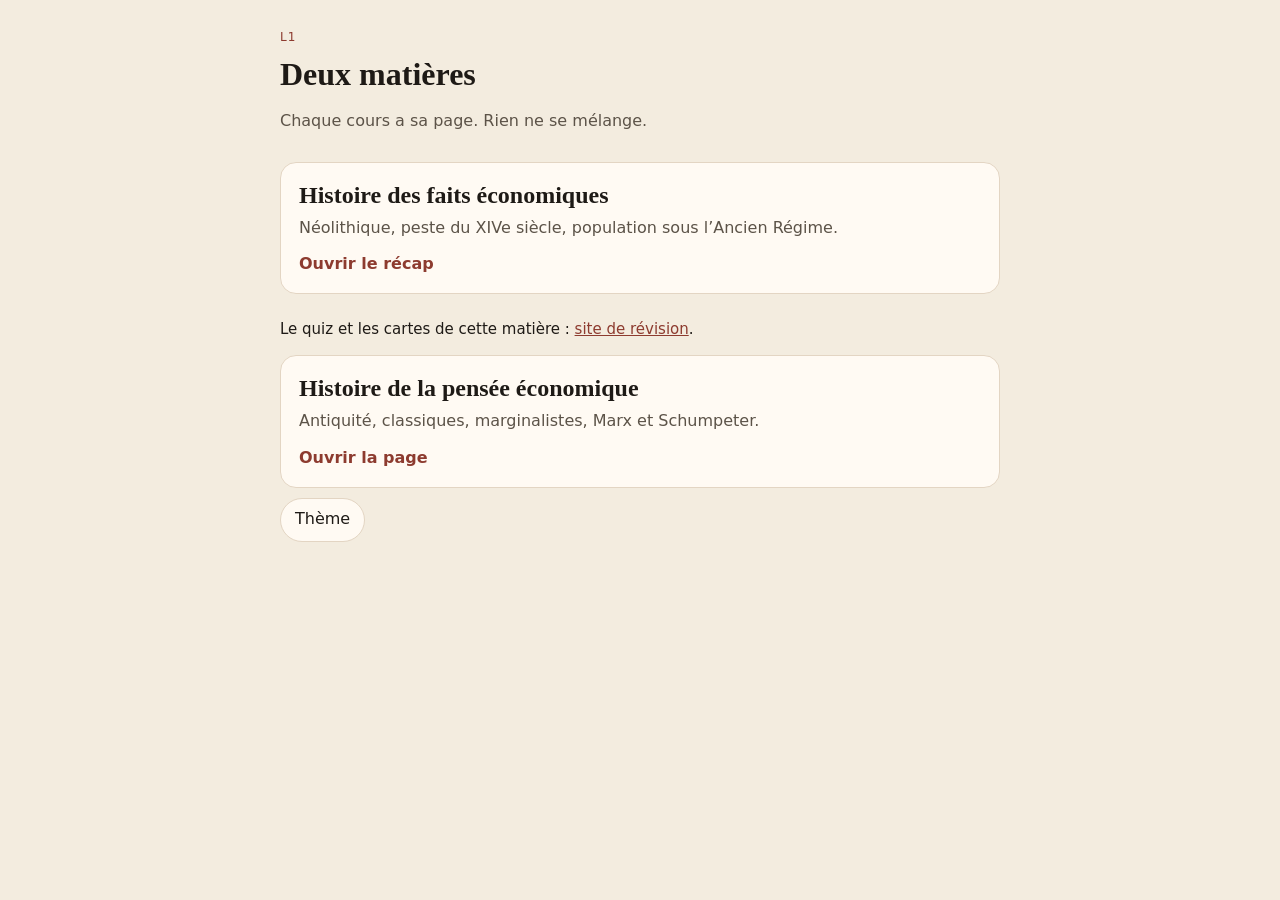
<file: index.html>
<!DOCTYPE html>
<html lang="fr">
<head>
<meta charset="utf-8">
<meta name="viewport" content="width=device-width, initial-scale=1, viewport-fit=cover">
<title>Deux matières</title>
<script>
try {
  var th = localStorage.getItem('hfe-theme');
  if (th) document.documentElement.setAttribute('data-theme', th);
  else if (window.matchMedia && matchMedia('(prefers-color-scheme: dark)').matches) document.documentElement.setAttribute('data-theme', 'dark');
} catch (e) {}
</script>
<style>
:root {
  --bg: #f3ecdf; --paper: #fffaf3; --ink: #1e1a16; --muted: #5c5348;
  --line: #e3d5c3; --accent: #8d3b2f; --accent-ink: #fffaf3;
  --sans: "Segoe UI", system-ui, sans-serif;
  --serif: Palatino, "Palatino Linotype", Georgia, serif;
}
[data-theme="dark"] {
  color-scheme: dark;
  --bg: #141210; --paper: #211c17; --ink: #f4ecdf; --muted: #cbbba6;
  --line: #3c342c; --accent: #e39a86; --accent-ink: #211410;
}
* { box-sizing: border-box; }
html { -webkit-text-size-adjust: 100%; }
body {
  margin: 0; background: var(--bg); color: var(--ink); font-family: var(--sans); font-size: 16px;
  line-height: 1.55; overflow-wrap: break-word;
  padding: calc(28px + env(safe-area-inset-top)) 18px calc(40px + env(safe-area-inset-bottom));
  padding-left: max(18px, env(safe-area-inset-left));
  padding-right: max(18px, env(safe-area-inset-right));
}
h1, h2 { font-family: var(--serif); font-weight: 600; line-height: 1.2; }
h1 { margin: 0 0 8px; font-size: 32px; }
.kicker { margin: 0 0 8px; letter-spacing: .08em; text-transform: uppercase; color: var(--accent); font-size: 12px; }
.lead { color: var(--muted); max-width: 36rem; }
main { max-width: 720px; margin: 0 auto; }
.choices { display: grid; gap: 14px; margin-top: 28px; }
.choice {
  display: block; text-decoration: none; color: inherit; background: var(--paper);
  border: 1px solid var(--line); border-radius: 16px; padding: 18px 18px 16px; min-height: 44px;
}
.choice:hover, .choice:focus-visible { border-color: var(--accent); }
.choice h2 { margin: 0 0 6px; font-size: 24px; }
.choice p { margin: 0; color: var(--muted); }
.choice .go { display: inline-block; margin-top: 12px; color: var(--accent); font-weight: 650; }
.side { margin: 10px 0 0; font-size: 15px; }
.side a { color: var(--accent); }
.theme {
  font: inherit; font-size: 16px; border: 1px solid var(--line); background: var(--paper); color: var(--ink);
  border-radius: 999px; padding: 8px 14px; min-height: 44px; cursor: pointer;
}
@media (max-width: 700px) {
  h1 { font-size: 26px; }
  .choice h2 { font-size: 22px; }
}
</style>
</head>
<body>
<main>
  <p class="kicker">L1</p>
  <h1>Deux matières</h1>
  <p class="lead">Chaque cours a sa page. Rien ne se mélange.</p>
  <div class="choices">
    <a class="choice" href="recap.html">
      <h2>Histoire des faits économiques</h2>
      <p>Néolithique, peste du XIVe siècle, population sous l’Ancien Régime.</p>
      <span class="go">Ouvrir le récap</span>
    </a>
    <p class="side">Le quiz et les cartes de cette matière : <a href="revision.html">site de révision</a>.</p>
    <a class="choice" href="pensee.html">
      <h2>Histoire de la pensée économique</h2>
      <p>Antiquité, classiques, marginalistes, Marx et Schumpeter.</p>
      <span class="go">Ouvrir la page</span>
    </a>
  </div>
  <p class="side"><button type="button" class="theme" id="theme">Thème</button></p>
</main>
<script>
document.getElementById('theme').addEventListener('click', function () {
  var next = document.documentElement.getAttribute('data-theme') === 'dark' ? 'light' : 'dark';
  document.documentElement.setAttribute('data-theme', next);
  try { localStorage.setItem('hfe-theme', next); } catch (e) {}
});
</script>
</body>
</html>
</file>
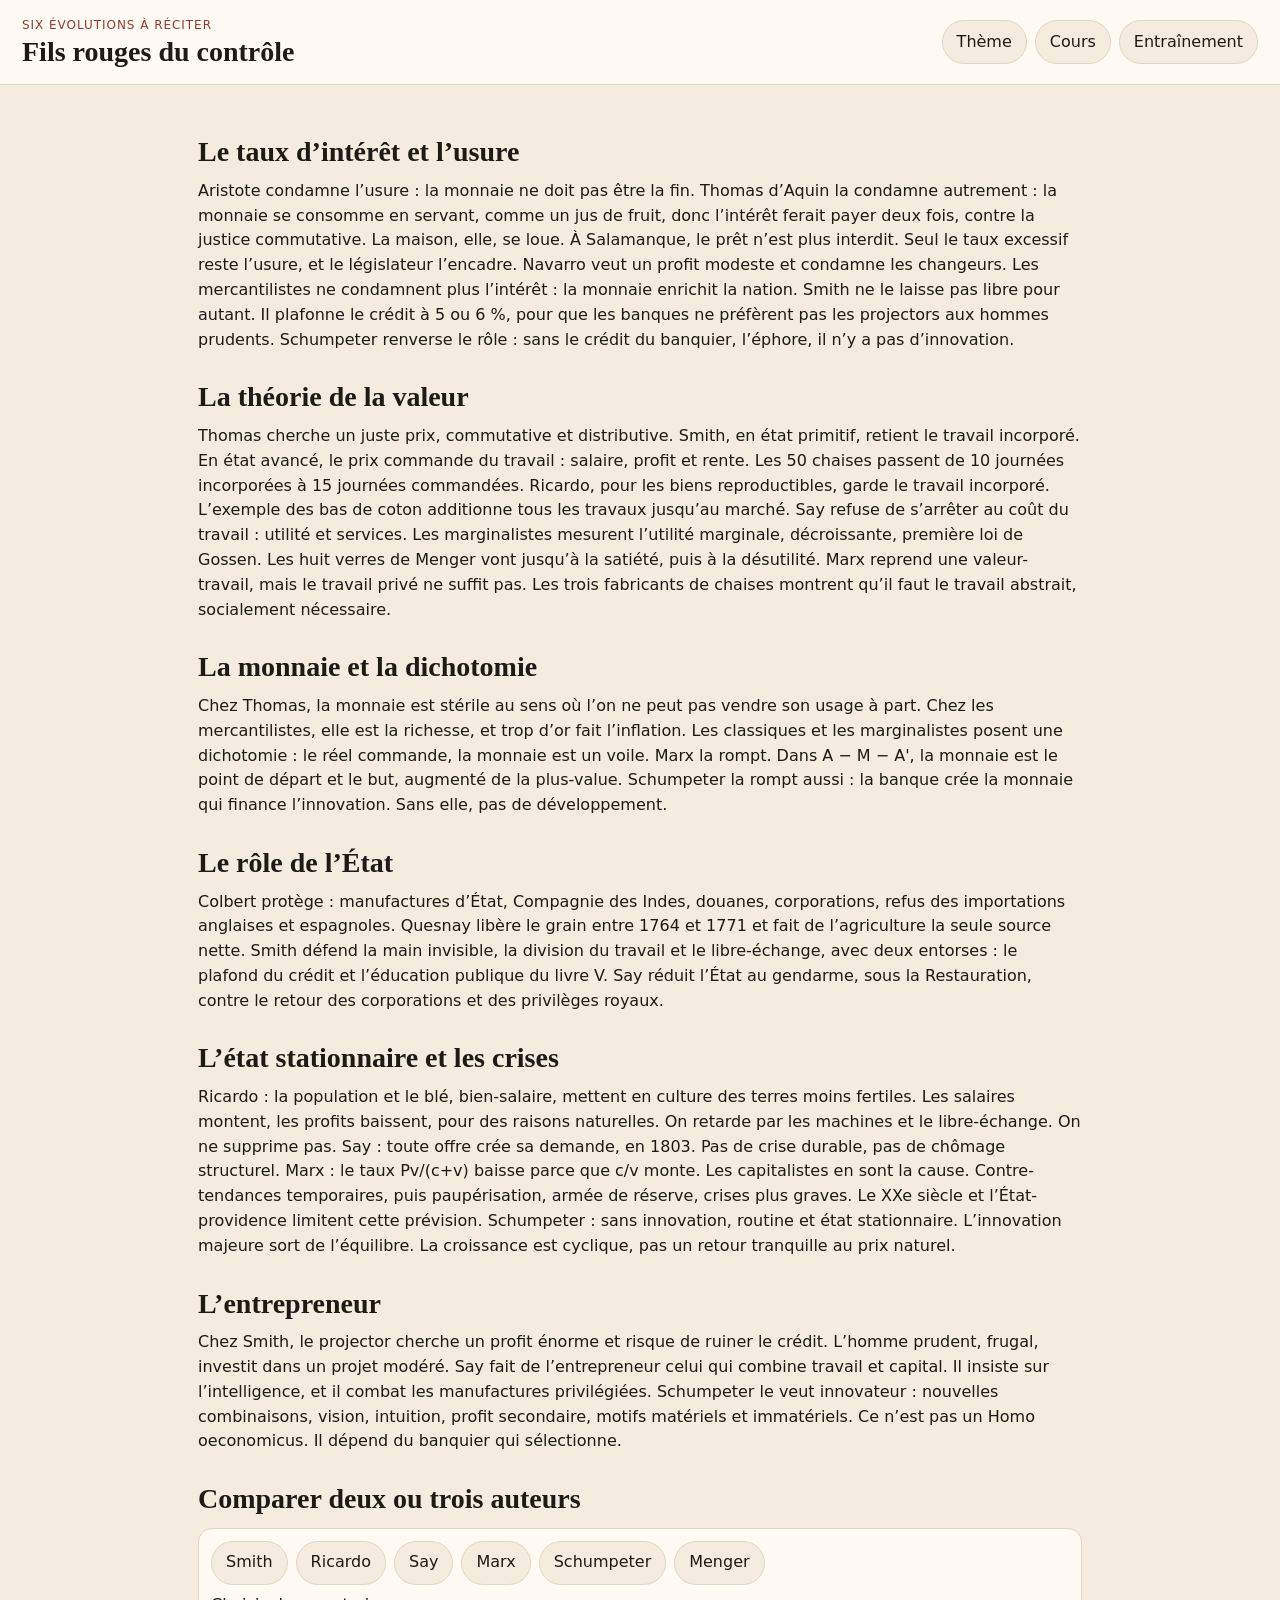
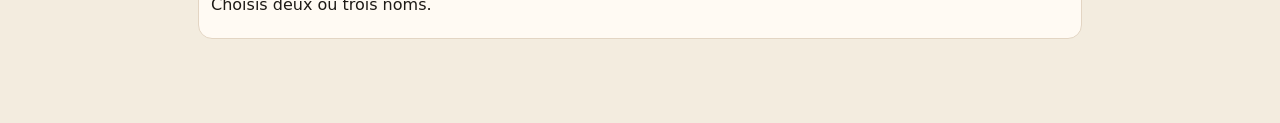
<file: pensee-fils.html>
<!DOCTYPE html>
<html lang="fr">
<head>
<meta charset="utf-8">
<meta name="viewport" content="width=device-width, initial-scale=1, viewport-fit=cover">
<title>Fils rouges — Histoire de la pensée économique</title>
<link rel="stylesheet" href="hpe.css">
<script>
try {
  var th = localStorage.getItem('hfe-theme');
  if (th) document.documentElement.setAttribute('data-theme', th);
  else if (window.matchMedia && matchMedia('(prefers-color-scheme: dark)').matches) document.documentElement.setAttribute('data-theme', 'dark');
} catch (e) {}
</script>
</head>
<body>
<header>
  <div>
    <p class="kicker">Six évolutions à réciter</p>
    <h1>Fils rouges du contrôle</h1>
  </div>
  <div class="head-actions">
    <button type="button" class="back" id="theme">Thème</button>
    <a class="back" href="pensee.html">Cours</a>
    <a class="back" href="pensee-train.html">Entraînement</a>
  </div>
</header>
<main>
<section>
  <h2>Le taux d’intérêt et l’usure</h2>
  <p>Aristote condamne l’usure : la monnaie ne doit pas être la fin. Thomas d’Aquin la condamne autrement : la monnaie se consomme en servant, comme un jus de fruit, donc l’intérêt ferait payer deux fois, contre la justice commutative. La maison, elle, se loue. À Salamanque, le prêt n’est plus interdit. Seul le taux excessif reste l’usure, et le législateur l’encadre. Navarro veut un profit modeste et condamne les changeurs. Les mercantilistes ne condamnent plus l’intérêt : la monnaie enrichit la nation. Smith ne le laisse pas libre pour autant. Il plafonne le crédit à 5 ou 6 %, pour que les banques ne préfèrent pas les projectors aux hommes prudents. Schumpeter renverse le rôle : sans le crédit du banquier, l’éphore, il n’y a pas d’innovation.</p>
</section>
<section>
  <h2>La théorie de la valeur</h2>
  <p>Thomas cherche un juste prix, commutative et distributive. Smith, en état primitif, retient le travail incorporé. En état avancé, le prix commande du travail : salaire, profit et rente. Les 50 chaises passent de 10 journées incorporées à 15 journées commandées. Ricardo, pour les biens reproductibles, garde le travail incorporé. L’exemple des bas de coton additionne tous les travaux jusqu’au marché. Say refuse de s’arrêter au coût du travail : utilité et services. Les marginalistes mesurent l’utilité marginale, décroissante, première loi de Gossen. Les huit verres de Menger vont jusqu’à la satiété, puis à la désutilité. Marx reprend une valeur-travail, mais le travail privé ne suffit pas. Les trois fabricants de chaises montrent qu’il faut le travail abstrait, socialement nécessaire.</p>
</section>
<section>
  <h2>La monnaie et la dichotomie</h2>
  <p>Chez Thomas, la monnaie est stérile au sens où l’on ne peut pas vendre son usage à part. Chez les mercantilistes, elle est la richesse, et trop d’or fait l’inflation. Les classiques et les marginalistes posent une dichotomie : le réel commande, la monnaie est un voile. Marx la rompt. Dans A − M − A', la monnaie est le point de départ et le but, augmenté de la plus-value. Schumpeter la rompt aussi : la banque crée la monnaie qui finance l’innovation. Sans elle, pas de développement.</p>
</section>
<section>
  <h2>Le rôle de l’État</h2>
  <p>Colbert protège : manufactures d’État, Compagnie des Indes, douanes, corporations, refus des importations anglaises et espagnoles. Quesnay libère le grain entre 1764 et 1771 et fait de l’agriculture la seule source nette. Smith défend la main invisible, la division du travail et le libre-échange, avec deux entorses : le plafond du crédit et l’éducation publique du livre V. Say réduit l’État au gendarme, sous la Restauration, contre le retour des corporations et des privilèges royaux.</p>
</section>
<section>
  <h2>L’état stationnaire et les crises</h2>
  <p>Ricardo : la population et le blé, bien-salaire, mettent en culture des terres moins fertiles. Les salaires montent, les profits baissent, pour des raisons naturelles. On retarde par les machines et le libre-échange. On ne supprime pas. Say : toute offre crée sa demande, en 1803. Pas de crise durable, pas de chômage structurel. Marx : le taux Pv/(c+v) baisse parce que c/v monte. Les capitalistes en sont la cause. Contre-tendances temporaires, puis paupérisation, armée de réserve, crises plus graves. Le XXe siècle et l’État-providence limitent cette prévision. Schumpeter : sans innovation, routine et état stationnaire. L’innovation majeure sort de l’équilibre. La croissance est cyclique, pas un retour tranquille au prix naturel.</p>
</section>
<section>
  <h2>L’entrepreneur</h2>
  <p>Chez Smith, le projector cherche un profit énorme et risque de ruiner le crédit. L’homme prudent, frugal, investit dans un projet modéré. Say fait de l’entrepreneur celui qui combine travail et capital. Il insiste sur l’intelligence, et il combat les manufactures privilégiées. Schumpeter le veut innovateur : nouvelles combinaisons, vision, intuition, profit secondaire, motifs matériels et immatériels. Ce n’est pas un Homo oeconomicus. Il dépend du banquier qui sélectionne.</p>
</section>
<section>
  <h2>Comparer deux ou trois auteurs</h2>
  <div class="widget">
    <div class="row" id="picks"></div>
    <div id="compare"></div>
  </div>
</section>
</main>
<script>
document.getElementById('theme').addEventListener('click', function () {
  var next = document.documentElement.getAttribute('data-theme') === 'dark' ? 'light' : 'dark';
  document.documentElement.setAttribute('data-theme', next);
  try { localStorage.setItem('hfe-theme', next); } catch (e) {}
});
var authors = [
  { id: 'smith', nom: 'Smith', dates: '1723-1790', oeuvre: 'Sentiments moraux 1759, Richesse des nations 1776', valeur: 'Incorporé en état primitif, commandé en état avancé', monnaie: 'Dichotomie, le réel prime', etat: 'Main invisible, sauf crédit 5-6 % et école', crises: 'Gravitation vers le prix naturel' },
  { id: 'ricardo', nom: 'Ricardo', dates: '1772-1823', oeuvre: 'Principes 1817', valeur: 'Travail incorporé, biens reproductibles', monnaie: 'Dichotomie classique', etat: 'Libre-échange pour retarder l’état stationnaire', crises: 'Limites naturelles, blé et rente' },
  { id: 'say', nom: 'Say', dates: '1767-1832', oeuvre: 'Traité 1803', valeur: 'Utilité et services, contre la seule valeur-travail', monnaie: 'Dichotomie, loi des débouchés', etat: 'État-gendarme', crises: 'Pas de crise durable' },
  { id: 'marx', nom: 'Marx', dates: '1818-1883', oeuvre: 'Le Capital 1867', valeur: 'Travail abstrait, socialement nécessaire', monnaie: 'Rupture, A − M − A\'', etat: 'Critique du capitalisme', crises: 'Baisse de Pv/(c+v), armée de réserve' },
  { id: 'sch', nom: 'Schumpeter', dates: '1883-1950', oeuvre: 'Évolution économique 1911, Capitalisme socialisme et démocratie 1942', valeur: 'Nouvelles combinaisons', monnaie: 'Rupture, crédit bancaire', etat: 'Le banquier éphore sélectionne', crises: 'Cycle de destruction créatrice' },
  { id: 'menger', nom: 'Menger', dates: '1840-1921', oeuvre: 'Utilité marginale, verres d’eau', valeur: 'Subjective, marginale, lois de Gossen', monnaie: 'Dichotomie marginaliste', etat: 'Libéral, équilibre général', crises: 'Pas d’état stationnaire au programme' }
];
var on = {};
var picks = document.getElementById('picks');
authors.forEach(function (a) {
  var b = document.createElement('button');
  b.type = 'button';
  b.className = 'ctrl';
  b.textContent = a.nom;
  b.addEventListener('click', function () {
    on[a.id] = !on[a.id];
    var n = Object.keys(on).filter(function (k) { return on[k]; }).length;
    if (n > 3) on[a.id] = false;
    b.setAttribute('aria-pressed', on[a.id] ? 'true' : 'false');
    draw();
  });
  picks.appendChild(b);
});
function draw() {
  var chosen = authors.filter(function (a) { return on[a.id]; });
  var box = document.getElementById('compare');
  if (!chosen.length) { box.innerHTML = '<p>Choisis deux ou trois noms.</p>'; return; }
  var rows = ['dates', 'oeuvre', 'valeur', 'monnaie', 'etat', 'crises'];
  var labels = { dates: 'Dates', oeuvre: 'Œuvre', valeur: 'Valeur', monnaie: 'Monnaie', etat: 'État', crises: 'Crises' };
  box.innerHTML = '<div class="table-scroll"><table><thead><tr><th></th>' + chosen.map(function (a) { return '<th>' + a.nom + '</th>'; }).join('') + '</tr></thead><tbody>' +
    rows.map(function (r) {
      return '<tr><td>' + labels[r] + '</td>' + chosen.map(function (a) { return '<td>' + a[r] + '</td>'; }).join('') + '</tr>';
    }).join('') + '</tbody></table></div>';
}
draw();
</script>
</body>
</html>
</file>
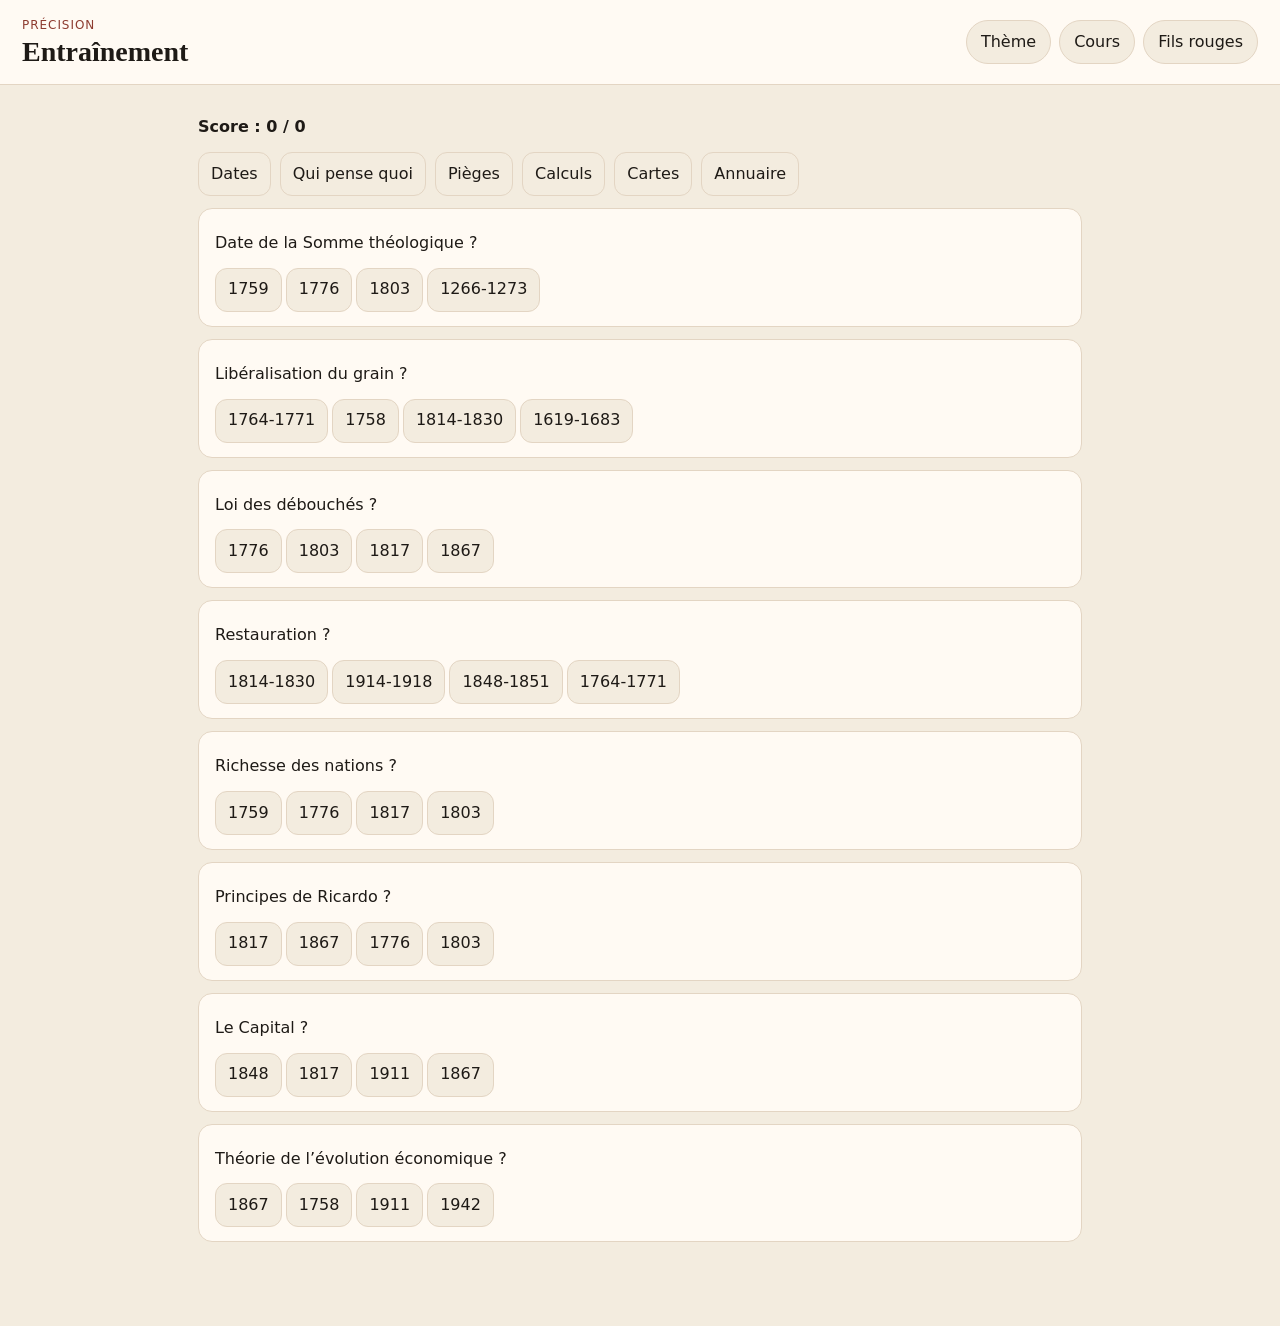
<file: pensee-train.html>
<!DOCTYPE html>
<html lang="fr">
<head>
<meta charset="utf-8">
<meta name="viewport" content="width=device-width, initial-scale=1, viewport-fit=cover">
<title>Entraînement — Histoire de la pensée économique</title>
<link rel="stylesheet" href="hpe.css">
<script>
try {
  var th = localStorage.getItem('hfe-theme');
  if (th) document.documentElement.setAttribute('data-theme', th);
  else if (window.matchMedia && matchMedia('(prefers-color-scheme: dark)').matches) document.documentElement.setAttribute('data-theme', 'dark');
} catch (e) {}
</script>
<style>
.q button, .tabs button { font: inherit; font-size: 16px; min-height: 44px; margin: 4px 4px 0 0; border-radius: 12px; border: 1px solid var(--line); background: var(--bg); color: var(--ink); cursor: pointer; padding: 8px 12px; }
.q button.good { background: var(--ok-bg); }
.q button.bad { background: var(--warn-bg); }
input[type="search"], select { font: inherit; font-size: 16px; min-height: 44px; border: 1px solid var(--line); background: var(--paper); color: var(--ink); border-radius: 12px; padding: 8px 12px; }
.score { font-weight: 700; }
</style>
</head>
<body>
<header>
  <div>
    <p class="kicker">Précision</p>
    <h1>Entraînement</h1>
  </div>
  <div class="head-actions">
    <button type="button" class="back" id="theme">Thème</button>
    <a class="back" href="pensee.html">Cours</a>
    <a class="back" href="pensee-fils.html">Fils rouges</a>
  </div>
</header>
<main>
<p class="score" id="score">Score : 0 / 0</p>
<div class="tabs" id="tabs">
  <button type="button" data-tab="dates" aria-pressed="true">Dates</button>
  <button type="button" data-tab="qui">Qui pense quoi</button>
  <button type="button" data-tab="pieges">Pièges</button>
  <button type="button" data-tab="calc">Calculs</button>
  <button type="button" data-tab="cartes">Cartes</button>
  <button type="button" data-tab="index">Annuaire</button>
</div>
<div id="panel"></div>
</main>
<script>
document.getElementById('theme').addEventListener('click', function () {
  var next = document.documentElement.getAttribute('data-theme') === 'dark' ? 'light' : 'dark';
  document.documentElement.setAttribute('data-theme', next);
  try { localStorage.setItem('hfe-theme', next); } catch (e) {}
});
var KEY = 'hpe-train-v1';
var state = { ok: 0, n: 0, wrong: [] };
try { state = JSON.parse(localStorage.getItem(KEY)) || state; } catch (e) {}
function save() { try { localStorage.setItem(KEY, JSON.stringify(state)); } catch (e) {} }
function showScore() {
  document.getElementById('score').textContent = 'Score : ' + state.ok + ' / ' + state.n + (state.wrong.length ? ' · à revoir : ' + state.wrong.slice(-3).join(', ') : '');
}
var dates = [
  ['Date de la Somme théologique ?', '1266-1273', ['1759', '1776', '1803']],
  ['Libéralisation du grain ?', '1764-1771', ['1619-1683', '1814-1830', '1758']],
  ['Loi des débouchés ?', '1803', ['1776', '1817', '1867']],
  ['Restauration ?', '1814-1830', ['1764-1771', '1848-1851', '1914-1918']],
  ['Richesse des nations ?', '1776', ['1759', '1817', '1803']],
  ['Principes de Ricardo ?', '1817', ['1776', '1803', '1867']],
  ['Le Capital ?', '1867', ['1848', '1817', '1911']],
  ['Théorie de l’évolution économique ?', '1911', ['1942', '1867', '1758']]
];
var qui = [
  ['Bonne et mauvaise chrématistique', 'Aristote', ['Platon', 'Quesnay', 'Say']],
  ['Projectors et plafond de 5 à 6 %', 'Smith', ['Ricardo', 'Marx', 'Colbert']],
  ['État-gendarme', 'Say', ['Colbert', 'Quesnay', 'Marx']],
  ['Le banquier éphore', 'Schumpeter', ['Smith', 'Say', 'Ricardo']],
  ['Travail abstrait', 'Marx', ['Smith', 'Menger', 'Say']],
  ['Première loi de Gossen', 'Gossen, chez les marginalistes', ['Ricardo', 'Quesnay', 'Colbert']],
  ['Jeu à somme nulle', 'Mercantilistes', ['Physiocrates', 'Smith', 'Say']],
  ['Justice commutative', 'Thomas d’Aquin', ['Aristote', 'Navarro', 'Menger']]
];
var pieges = [
  ['Smith est-il contre toute intervention ?', 'Non. Plafond du crédit à 5-6 % et éducation publique dans le livre V.', ['Oui, la main invisible n’a pas d’exception', 'Oui, il refuse l’école', 'Non, il veut des corporations']],
  ['Pourquoi Thomas interdit-il l’intérêt ?', 'La monnaie se consomme en servant. Payer l’usage en plus, c’est payer deux fois.', ['Parce que la maison ne se loue pas', 'Parce que le profit agricole est stérile', 'Parce que le commerce est un jeu à somme nulle']],
  ['Pourquoi le profit baisse-t-il chez Marx, pas comme chez Ricardo ?', 'Marx : comportement des capitalistes, c/v monte. Ricardo : limites naturelles, le blé et les terres.', ['Marx : la nature. Ricardo : les capitalistes.', 'Les deux : la monnaie trop abondante.', 'Les deux : la loi des débouchés.']],
  ['Say a-t-il déjà l’utilité marginale ?', 'Non. Il introduit utilité et services. La marge est Menger, Jevons, Gossen.', ['Oui, les huit verres sont de Say', 'Oui, c’est la loi des débouchés', 'Non, il reste mercantiliste']]
];
var calcs = [
  ['Travail incorporé et commandé des chaises', '10 jours à 10 font 100 de salaires. Profit 25, rente 25, prix 150. Incorporé : 10 journées. Commandé : 15 journées.'],
  ['Huitième verre de Menger', 'Le diaporama donne aussi 4 verres = 90 (marge 15) et 5 verres = 100 (marge 10). Au septième, 105 et marge 0. Au huitième, 98 et marge −7.'],
  ['c/v et le taux de profit', 'x = c/v, pas c/d. c constant, v variable. Taux de profit = Pv/(c+v). S’il monte en capital constant, le taux tend à baisser.'],
  ['M − A − M\' et A − M − A\'', 'La première échange une marchandise contre une autre, sans profit. La seconde avance de l’argent et le récupère augmenté. Pv = A\' − A.']
];
var cards = [
  ['Azpilcueta', '1492-1586, dit Navarro. Profit modeste. Changeurs condamnés. Les notes disaient 1596.'],
  ['Soto', '1494-1560, École de Salamanque.'],
  ['Colbert', '1619-1683. Manufactures, Compagnie des Indes, protectionnisme.'],
  ['Quesnay', '1694-1774. Tableau 1758. Trois classes. Grain 1764-1771.'],
  ['Smith', '1723-1790. 1759 et 1776. Gravitation. Projectors. Livre V.'],
  ['Ricardo', '1772-1823. Principes 1817. Rente, blé, état stationnaire naturel.'],
  ['Say', '1767-1832. Traité 1803. État-gendarme. Loi des débouchés.'],
  ['Menger', '1840-1921. Verres d’eau. Utilité marginale.'],
  ['Marx', '1818-1883. Capital 1867. Travail abstrait. c/v. Pv/(c+v).'],
  ['Schumpeter', '1883-1950. 1911 et 1942. Innovation. Éphore.']
];
var index = [
  ['Azpilcueta', '1492-1586, dit Navarro. Profit modeste. Changeurs condamnés. Les notes disaient 1596.', 'morale'],
  ['Soto', '1494-1560, École de Salamanque.', 'morale'],
  ['Platon', 'Condamne la propriété privée. Vision holiste.', 'morale'],
  ['Aristote', 'Propriété privée. Bonne et mauvaise chrématistique. Usure.', 'morale'],
  ['Thomas d’Aquin', 'Somme 1266-1273. Juste prix. Maison contre jus de fruit.', 'morale'],
  ['Bodin', 'Vers 1530-1596. Mercantilisme. Inflation par l’or.', 'morale'],
  ['Colbert', '1619-1683. Manufactures, Compagnie des Indes, protectionnisme.', 'morale'],
  ['Montchrestien', 'Vers 1575-1621.', 'morale'],
  ['Petty', '1623-1687.', 'morale'],
  ['Child', 'Josiah Child, 1630-1699.', 'morale'],
  ['Quesnay', '1694-1774. Tableau 1758. Trois classes. Grain 1764-1771.', 'classique'],
  ['Smith', '1723-1790. 1759 et 1776. Gravitation. Projectors. Livre V.', 'classique'],
  ['Ricardo', '1772-1823. Principes 1817. Rente, blé, état stationnaire naturel.', 'classique'],
  ['Say', '1767-1832. Traité 1803. État-gendarme. Loi des débouchés.', 'classique'],
  ['Bentham', '1748-1832. Utilitarisme. Intensité, durée, probabilité, proximité.', 'marginaliste'],
  ['Jevons', '1835-1882. Calcul des plaisirs et des peines.', 'marginaliste'],
  ['Menger', '1840-1921. Verres d’eau. Utilité marginale.', 'marginaliste'],
  ['Gossen', '1810-1858. Deux lois.', 'marginaliste'],
  ['Walras', '1834-1910. Équilibre général marginaliste.', 'marginaliste'],
  ['Marx', '1818-1883. Capital 1867. Travail abstrait. c/v. Pv/(c+v).', 'hétérodoxe'],
  ['Schumpeter', '1883-1950. 1911 et 1942. Innovation. Éphore.', 'hétérodoxe'],
  ['Nobel 2019', 'Duflo, Banerjee, Kremer. Pauvreté.', '']
];
function ask(item, kind) {
  var good = item[1];
  var opts = item[2].concat([good]).sort(function () { return Math.random() - 0.5; });
  var html = '<article class="q card"><p>' + item[0] + '</p>' + opts.map(function (o) {
    return '<button type="button" data-ok="' + (o === good ? '1' : '0') + '">' + o + '</button>';
  }).join('') + '<p class="why" hidden></p></article>';
  var wrap = document.createElement('div');
  wrap.innerHTML = html;
  var art = wrap.firstChild;
  art.addEventListener('click', function (e) {
    var b = e.target.closest('button');
    if (!b || art.dataset.done) return;
    art.dataset.done = '1';
    state.n += 1;
    var yes = b.getAttribute('data-ok') === '1';
    b.classList.add(yes ? 'good' : 'bad');
    if (!yes) state.wrong.push(item[0]);
    else state.ok += 1;
    art.querySelector('.why').hidden = false;
    art.querySelector('.why').textContent = yes ? 'Juste. ' + good : 'Non. La réponse du cours : ' + good;
    save();
    showScore();
  });
  return art;
}
function render(tab) {
  var panel = document.getElementById('panel');
  panel.innerHTML = '';
  if (tab === 'dates') dates.forEach(function (q) { panel.appendChild(ask(q)); });
  if (tab === 'qui') qui.forEach(function (q) { panel.appendChild(ask(q)); });
  if (tab === 'pieges') pieges.forEach(function (q) { panel.appendChild(ask(q)); });
  if (tab === 'calc') {
    calcs.forEach(function (c) {
      var d = document.createElement('details');
      d.className = 'card';
      d.innerHTML = '<summary>' + c[0] + '</summary><p>' + c[1] + '</p>';
      panel.appendChild(d);
    });
  }
  if (tab === 'cartes') {
    cards.forEach(function (c) {
      var b = document.createElement('button');
      b.type = 'button';
      b.textContent = c[0];
      b.addEventListener('click', function () {
        b.textContent = b.textContent === c[0] ? c[1] : c[0];
      });
      panel.appendChild(b);
    });
  }
  if (tab === 'index') {
    var tools = document.createElement('div');
    tools.className = 'row';
    tools.innerHTML = '<input type="search" id="q" placeholder="Nom, date ou concept"><select id="courant"><option value="">Tous</option><option>morale</option><option>classique</option><option>marginaliste</option><option>hétérodoxe</option></select>';
    panel.appendChild(tools);
    var list = document.createElement('div');
    panel.appendChild(list);
    function paint() {
      var s = document.getElementById('q').value.toLowerCase();
      var courant = document.getElementById('courant').value;
      list.innerHTML = index.filter(function (a) {
        var blob = (a[0] + ' ' + a[1] + ' ' + a[2]).toLowerCase();
        return blob.indexOf(s) >= 0 && (!courant || a[2] === courant);
      }).map(function (a) {
        return '<article class="fiche"><strong>' + a[0] + '</strong><p>' + a[1] + '</p></article>';
      }).join('');
    }
    tools.addEventListener('input', paint);
    tools.addEventListener('change', paint);
    paint();
  }
}
document.getElementById('tabs').addEventListener('click', function (e) {
  var b = e.target.closest('[data-tab]');
  if (!b) return;
  this.querySelectorAll('button').forEach(function (x) { x.setAttribute('aria-pressed', 'false'); });
  b.setAttribute('aria-pressed', 'true');
  render(b.getAttribute('data-tab'));
});
showScore();
render('dates');
</script>
</body>
</html>
</file>
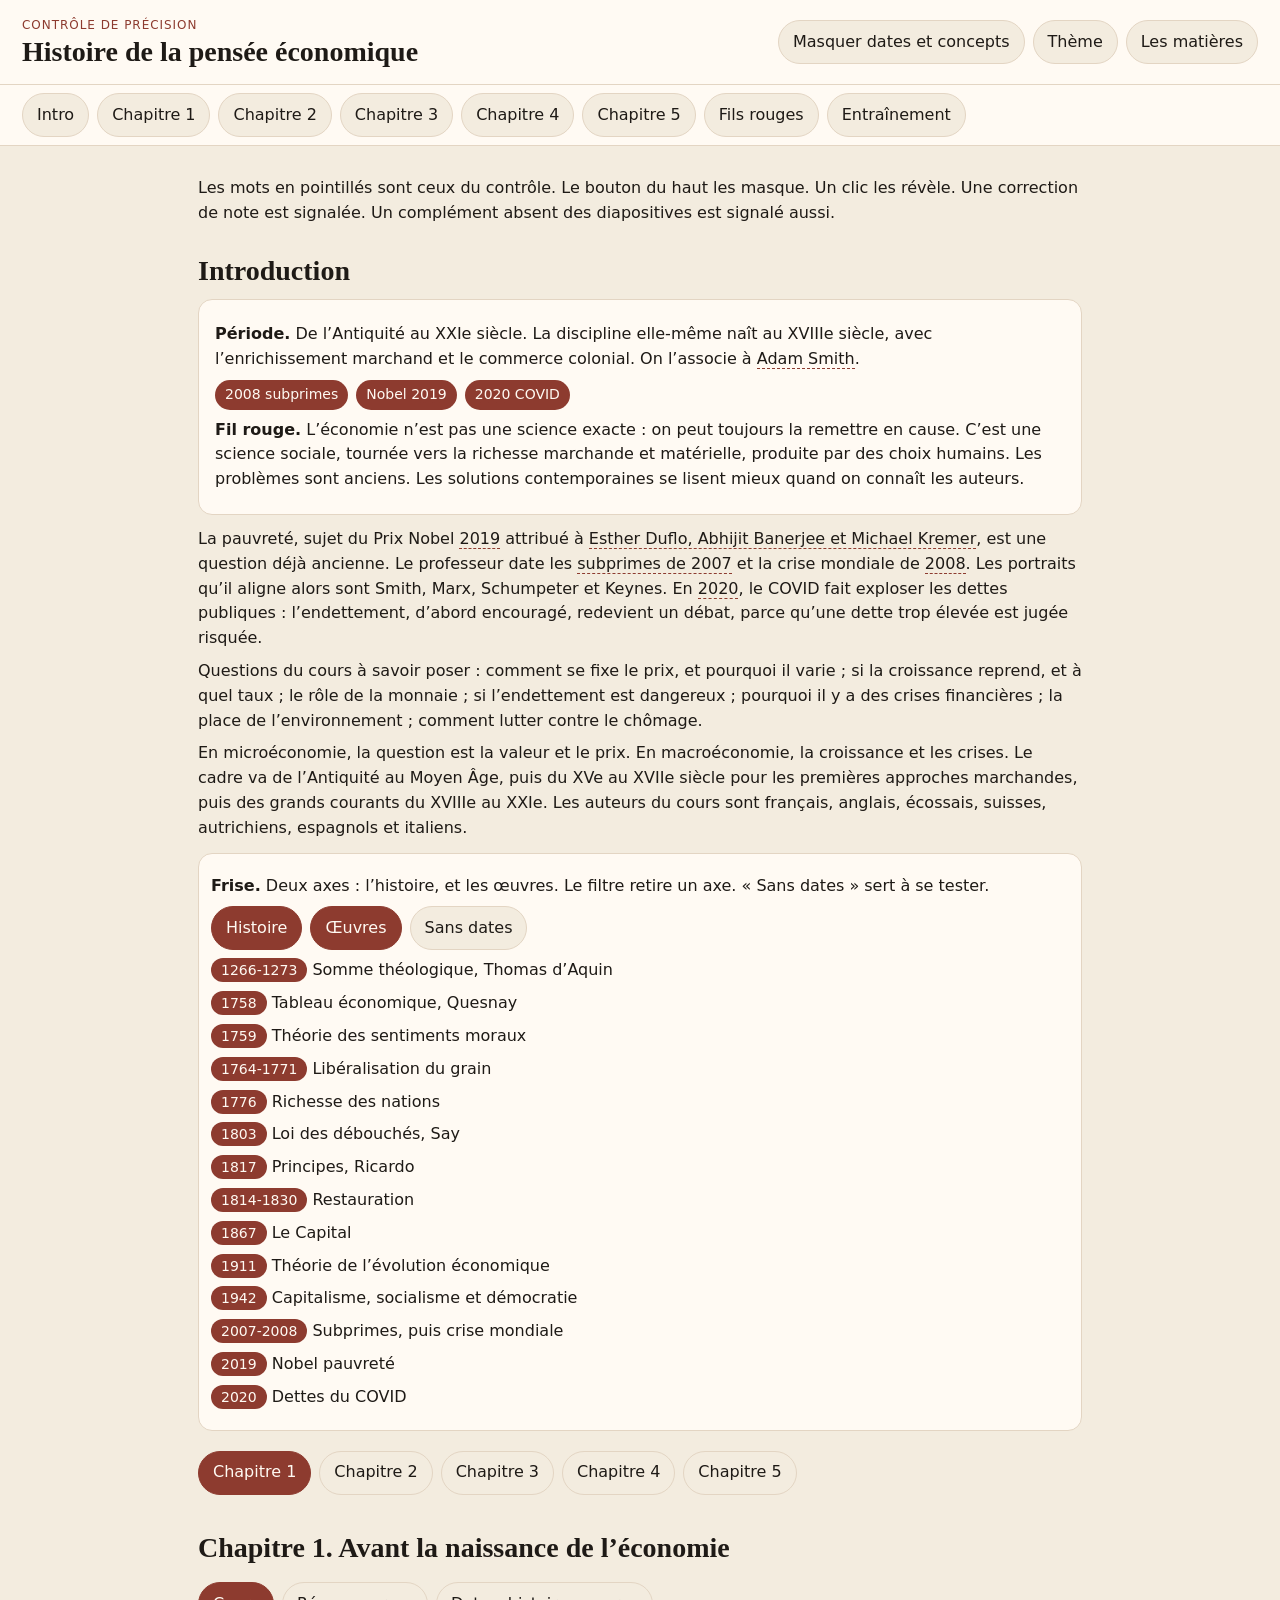
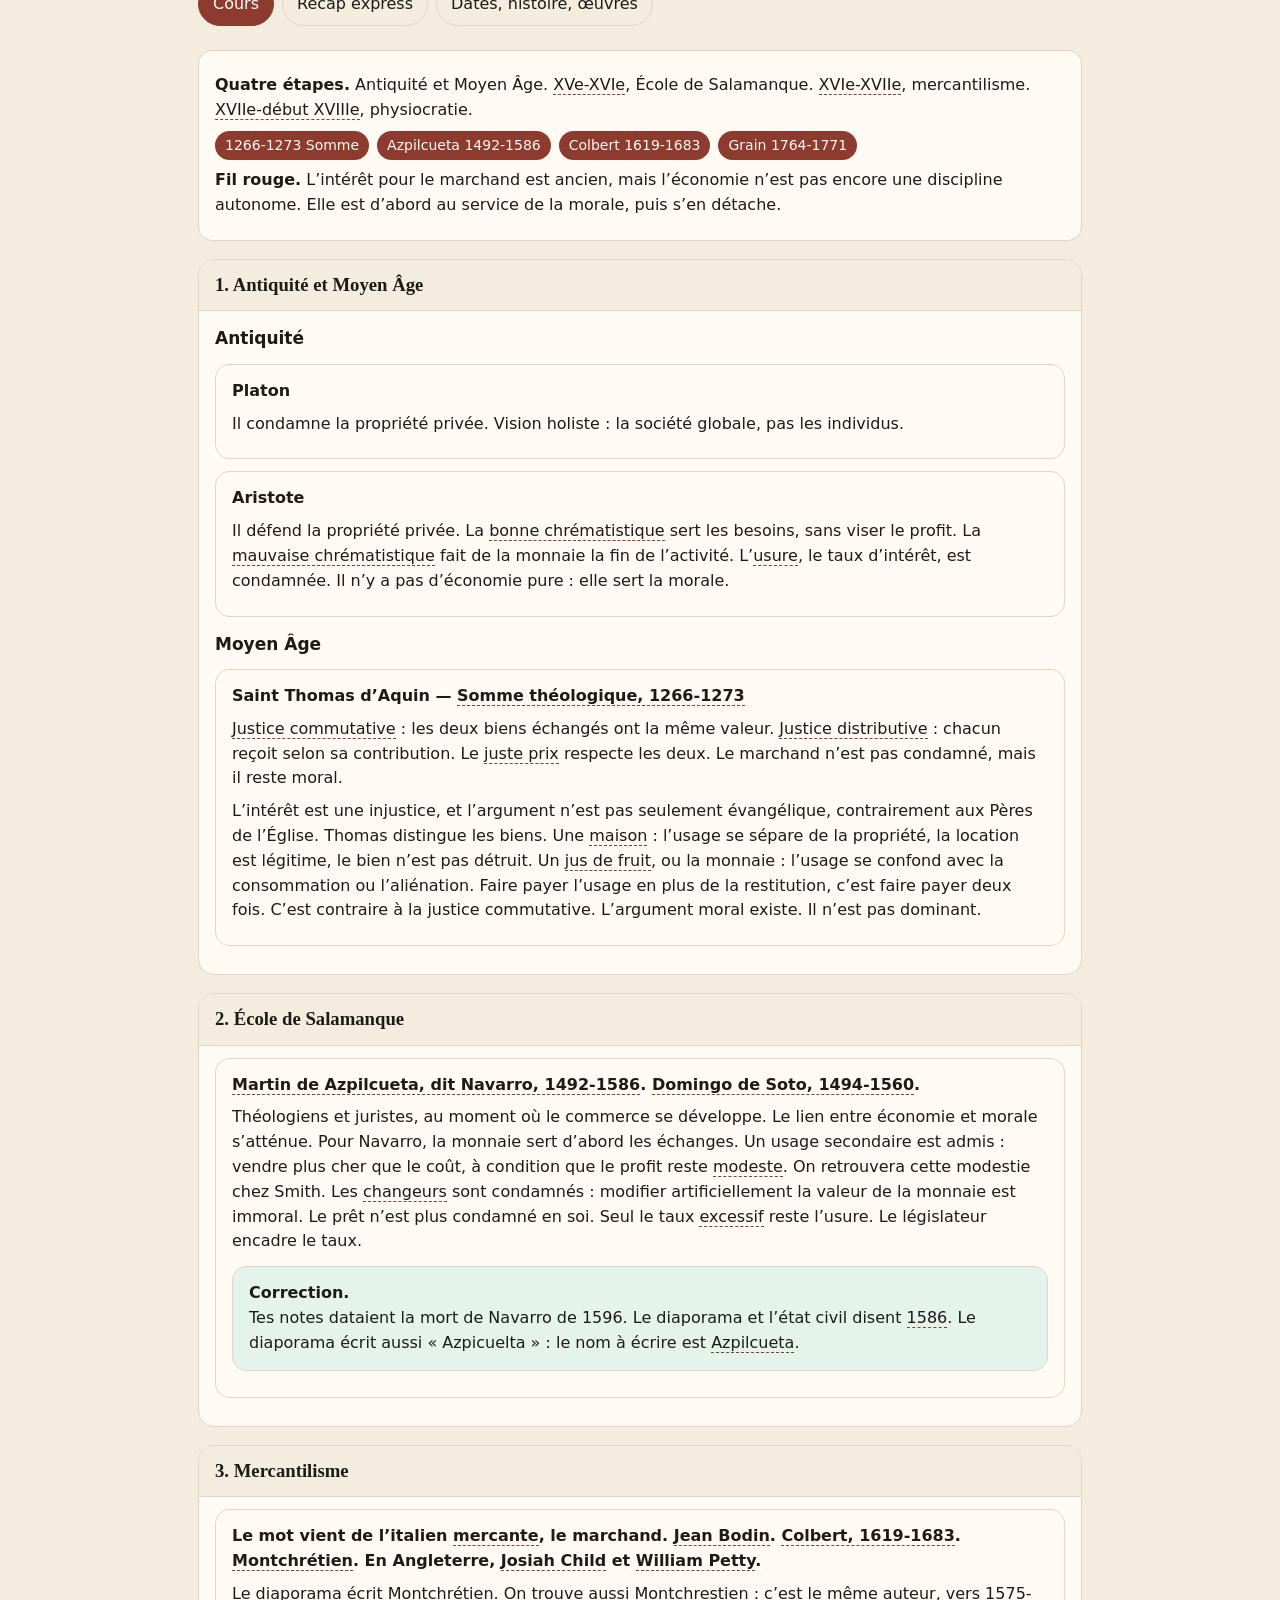
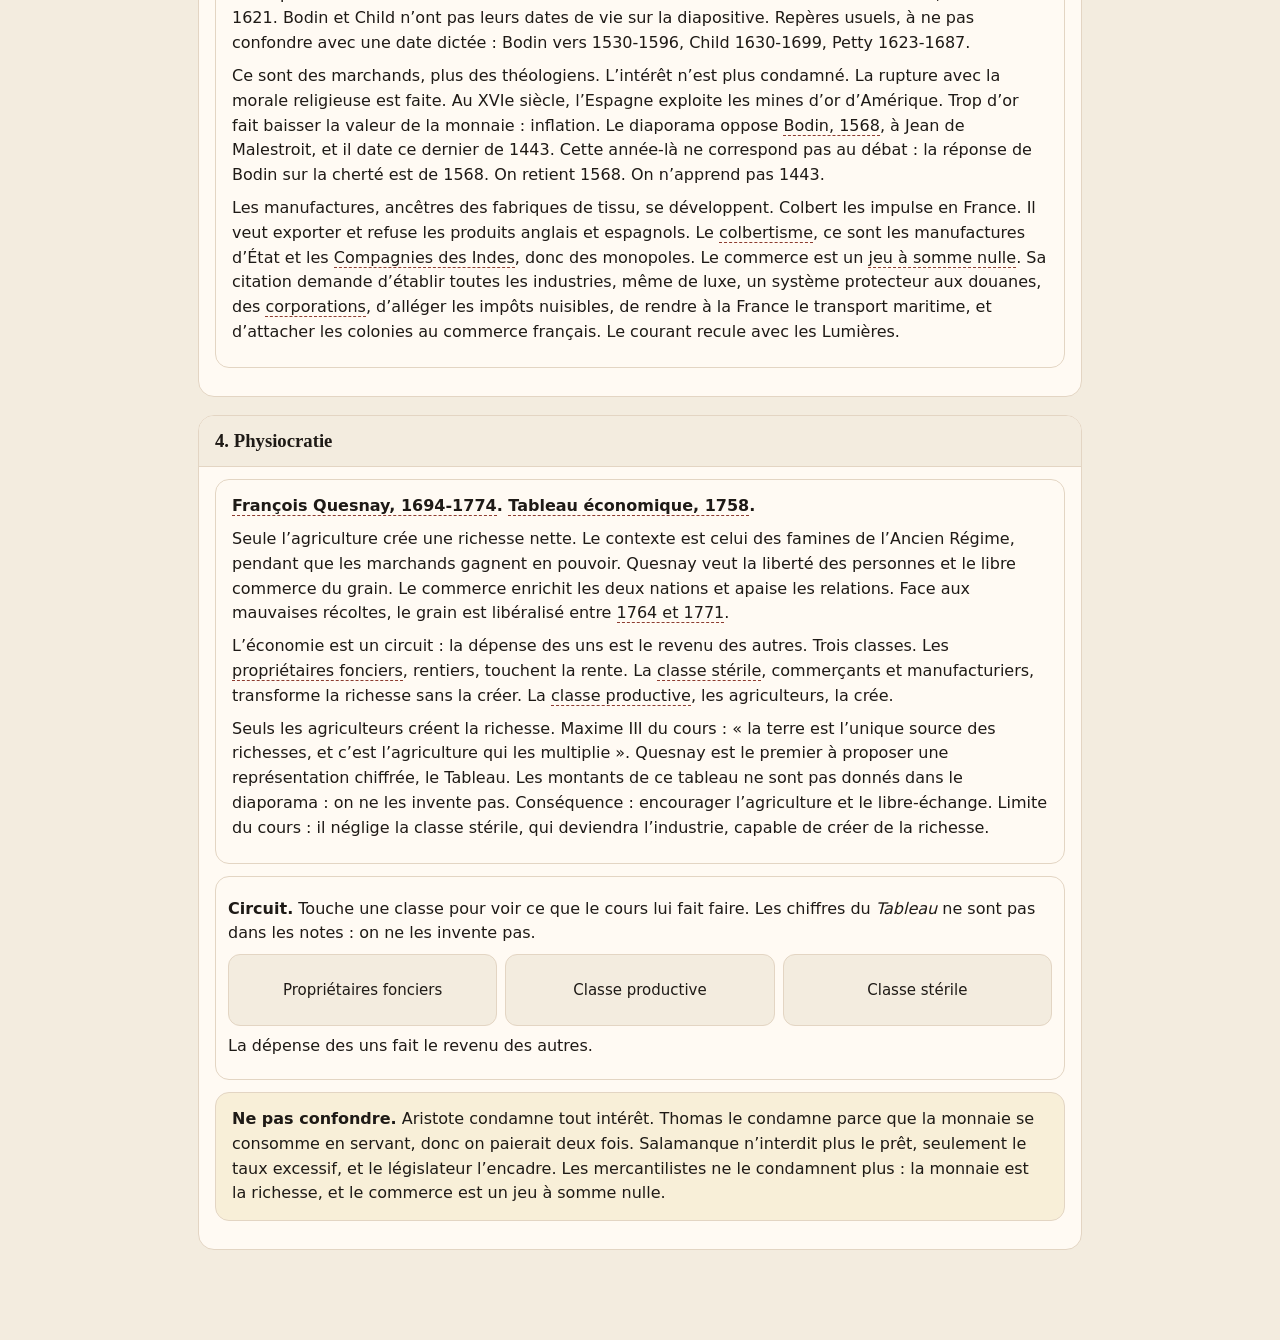
<file: pensee.html>
<!DOCTYPE html>
<html lang="fr">
<head>
<meta charset="utf-8">
<meta name="viewport" content="width=device-width, initial-scale=1, viewport-fit=cover">
<title>Cours — Histoire de la pensée économique</title>
<link rel="stylesheet" href="hpe.css">
<script>
try {
  var th = localStorage.getItem('hfe-theme');
  if (th) document.documentElement.setAttribute('data-theme', th);
  else if (window.matchMedia && matchMedia('(prefers-color-scheme: dark)').matches) document.documentElement.setAttribute('data-theme', 'dark');
} catch (e) {}
</script>
</head>
<body>
<header>
  <div>
    <p class="kicker">Contrôle de précision</p>
    <h1>Histoire de la pensée économique</h1>
  </div>
  <div class="head-actions">
    <button type="button" class="back" id="mask" aria-pressed="false">Masquer dates et concepts</button>
    <button type="button" class="back" id="theme">Thème</button>
    <a class="back" href="index.html">Les matières</a>
  </div>
</header>
<div class="sticky-nav">
  <nav class="jump" aria-label="Chapitres">
    <a href="#intro">Intro</a>
    <a href="#c1">Chapitre 1</a>
    <a href="#c2">Chapitre 2</a>
    <a href="#c3">Chapitre 3</a>
    <a href="#c4">Chapitre 4</a>
    <a href="#c5">Chapitre 5</a>
    <a href="pensee-fils.html">Fils rouges</a>
    <a href="pensee-train.html">Entraînement</a>
  </nav>
</div>
<main>
<p>Les mots en pointillés sont ceux du contrôle. Le bouton du haut les masque. Un clic les révèle. Une correction de note est signalée. Un complément absent des diapositives est signalé aussi.</p>

<section id="intro">
  <h2>Introduction</h2>
  <article class="card">
    <p><strong>Période.</strong> De l’Antiquité au XXIe siècle. La discipline elle-même naît au XVIIIe siècle, avec l’enrichissement marchand et le commerce colonial. On l’associe à <span class="clef">Adam Smith</span>.</p>
    <div class="badges">
      <span class="badge"><span class="clef">2008</span> subprimes</span>
      <span class="badge">Nobel <span class="clef">2019</span></span>
      <span class="badge"><span class="clef">2020</span> COVID</span>
    </div>
    <p><strong>Fil rouge.</strong> L’économie n’est pas une science exacte : on peut toujours la remettre en cause. C’est une science sociale, tournée vers la richesse marchande et matérielle, produite par des choix humains. Les problèmes sont anciens. Les solutions contemporaines se lisent mieux quand on connaît les auteurs.</p>
  </article>
  <p>La pauvreté, sujet du Prix Nobel <span class="clef">2019</span> attribué à <span class="clef">Esther Duflo, Abhijit Banerjee et Michael Kremer</span>, est une question déjà ancienne. Le professeur date les <span class="clef">subprimes de 2007</span> et la crise mondiale de <span class="clef">2008</span>. Les portraits qu’il aligne alors sont Smith, Marx, Schumpeter et Keynes. En <span class="clef">2020</span>, le COVID fait exploser les dettes publiques : l’endettement, d’abord encouragé, redevient un débat, parce qu’une dette trop élevée est jugée risquée.</p>
  <p>Questions du cours à savoir poser : comment se fixe le prix, et pourquoi il varie ; si la croissance reprend, et à quel taux ; le rôle de la monnaie ; si l’endettement est dangereux ; pourquoi il y a des crises financières ; la place de l’environnement ; comment lutter contre le chômage.</p>
  <p>En microéconomie, la question est la valeur et le prix. En macroéconomie, la croissance et les crises. Le cadre va de l’Antiquité au Moyen Âge, puis du XVe au XVIIe siècle pour les premières approches marchandes, puis des grands courants du XVIIIe au XXIe. Les auteurs du cours sont français, anglais, écossais, suisses, autrichiens, espagnols et italiens.</p>
  <div class="widget" id="frise">
    <p><strong>Frise.</strong> Deux axes : l’histoire, et les œuvres. Le filtre retire un axe. « Sans dates » sert à se tester.</p>
    <div class="row">
      <button type="button" class="ctrl" data-axe="hist" aria-pressed="true">Histoire</button>
      <button type="button" class="ctrl" data-axe="oeuvre" aria-pressed="true">Œuvres</button>
      <button type="button" class="ctrl" id="frise-dates" aria-pressed="false">Sans dates</button>
    </div>
    <div id="frise-liste"></div>
  </div>
</section>
<div class="chap-switch" id="chap-switch">
  <button type="button" class="ctrl" data-chap="c1" aria-pressed="true">Chapitre 1</button>
  <button type="button" class="ctrl" data-chap="c2" aria-pressed="false">Chapitre 2</button>
  <button type="button" class="ctrl" data-chap="c3" aria-pressed="false">Chapitre 3</button>
  <button type="button" class="ctrl" data-chap="c4" aria-pressed="false">Chapitre 4</button>
  <button type="button" class="ctrl" data-chap="c5" aria-pressed="false">Chapitre 5</button>
</div>

<section id="c1" class="chapitre">
  <h2>Chapitre 1. Avant la naissance de l’économie</h2>
  <div class="volets">
    <button type="button" class="ctrl" data-volet="cours" aria-pressed="true">Cours</button>
    <button type="button" class="ctrl" data-volet="express" aria-pressed="false">Récap express</button>
    <button type="button" class="ctrl" data-volet="dates" aria-pressed="false">Dates, histoire, œuvres</button>
  </div>
  <div class="volet cours">
  <article class="card">
    <p><strong>Quatre étapes.</strong> Antiquité et Moyen Âge. <span class="clef">XVe-XVIe</span>, École de Salamanque. <span class="clef">XVIe-XVIIe</span>, mercantilisme. <span class="clef">XVIIe-début XVIIIe</span>, physiocratie.</p>
    <div class="badges">
      <span class="badge"><span class="clef">1266-1273</span> Somme</span>
      <span class="badge">Azpilcueta <span class="clef">1492-1586</span></span>
      <span class="badge">Colbert <span class="clef">1619-1683</span></span>
      <span class="badge">Grain <span class="clef">1764-1771</span></span>
    </div>
    <p><strong>Fil rouge.</strong> L’intérêt pour le marchand est ancien, mais l’économie n’est pas encore une discipline autonome. Elle est d’abord au service de la morale, puis s’en détache.</p>
  </article>
  <article class="point" id="c1-1">
  <h3>1. Antiquité et Moyen Âge</h3>
  <h4>Antiquité</h4>
  <article class="fiche">
    <strong>Platon</strong>
    <p>Il condamne la propriété privée. Vision holiste : la société globale, pas les individus.</p>
  </article>
  <article class="fiche">
    <strong>Aristote</strong>
    <p>Il défend la propriété privée. La <span class="clef">bonne chrématistique</span> sert les besoins, sans viser le profit. La <span class="clef">mauvaise chrématistique</span> fait de la monnaie la fin de l’activité. L’<span class="clef">usure</span>, le taux d’intérêt, est condamnée. Il n’y a pas d’économie pure : elle sert la morale.</p>
  </article>
  <h4>Moyen Âge</h4>
  <article class="fiche">
    <strong>Saint Thomas d’Aquin — <span class="clef">Somme théologique, 1266-1273</span></strong>
    <p><span class="clef">Justice commutative</span> : les deux biens échangés ont la même valeur. <span class="clef">Justice distributive</span> : chacun reçoit selon sa contribution. Le <span class="clef">juste prix</span> respecte les deux. Le marchand n’est pas condamné, mais il reste moral.</p>
    <p>L’intérêt est une injustice, et l’argument n’est pas seulement évangélique, contrairement aux Pères de l’Église. Thomas distingue les biens. Une <span class="clef">maison</span> : l’usage se sépare de la propriété, la location est légitime, le bien n’est pas détruit. Un <span class="clef">jus de fruit</span>, ou la monnaie : l’usage se confond avec la consommation ou l’aliénation. Faire payer l’usage en plus de la restitution, c’est faire payer deux fois. C’est contraire à la justice commutative. L’argument moral existe. Il n’est pas dominant.</p>
  </article>
  </article>
  <article class="point" id="c1-2">
  <h3>2. École de Salamanque</h3>
  <article class="fiche">
    <strong><span class="clef">Martin de Azpilcueta, dit Navarro, 1492-1586</span>. <span class="clef">Domingo de Soto, 1494-1560</span>.</strong>
    <p>Théologiens et juristes, au moment où le commerce se développe. Le lien entre économie et morale s’atténue. Pour Navarro, la monnaie sert d’abord les échanges. Un usage secondaire est admis : vendre plus cher que le coût, à condition que le profit reste <span class="clef">modeste</span>. On retrouvera cette modestie chez Smith. Les <span class="clef">changeurs</span> sont condamnés : modifier artificiellement la valeur de la monnaie est immoral. Le prêt n’est plus condamné en soi. Seul le taux <span class="clef">excessif</span> reste l’usure. Le législateur encadre le taux.</p>
    <p class="ok"><strong>Correction.</strong> Tes notes dataient la mort de Navarro de 1596. Le diaporama et l’état civil disent <span class="clef">1586</span>. Le diaporama écrit aussi « Azpicuelta » : le nom à écrire est <span class="clef">Azpilcueta</span>.</p>
  </article>
  </article>
  <article class="point" id="c1-3">
  <h3>3. Mercantilisme</h3>
  <article class="fiche">
    <strong>Le mot vient de l’italien <span class="clef">mercante</span>, le marchand. <span class="clef">Jean Bodin</span>. <span class="clef">Colbert, 1619-1683</span>. <span class="clef">Montchrétien</span>. En Angleterre, <span class="clef">Josiah Child</span> et <span class="clef">William Petty</span>.</strong>
    <p>Le diaporama écrit Montchrétien. On trouve aussi Montchrestien : c’est le même auteur, vers 1575-1621. Bodin et Child n’ont pas leurs dates de vie sur la diapositive. Repères usuels, à ne pas confondre avec une date dictée : Bodin vers 1530-1596, Child 1630-1699, Petty 1623-1687.</p>
    <p>Ce sont des marchands, plus des théologiens. L’intérêt n’est plus condamné. La rupture avec la morale religieuse est faite. Au XVIe siècle, l’Espagne exploite les mines d’or d’Amérique. Trop d’or fait baisser la valeur de la monnaie : inflation. Le diaporama oppose <span class="clef">Bodin, 1568</span>, à Jean de Malestroit, et il date ce dernier de 1443. Cette année-là ne correspond pas au débat : la réponse de Bodin sur la cherté est de 1568. On retient 1568. On n’apprend pas 1443.</p>
    <p>Les manufactures, ancêtres des fabriques de tissu, se développent. Colbert les impulse en France. Il veut exporter et refuse les produits anglais et espagnols. Le <span class="clef">colbertisme</span>, ce sont les manufactures d’État et les <span class="clef">Compagnies des Indes</span>, donc des monopoles. Le commerce est un <span class="clef">jeu à somme nulle</span>. Sa citation demande d’établir toutes les industries, même de luxe, un système protecteur aux douanes, des <span class="clef">corporations</span>, d’alléger les impôts nuisibles, de rendre à la France le transport maritime, et d’attacher les colonies au commerce français. Le courant recule avec les Lumières.</p>
  </article>
  </article>
  <article class="point" id="c1-4">
  <h3>4. Physiocratie</h3>
  <article class="fiche">
    <strong><span class="clef">François Quesnay, 1694-1774</span>. <span class="clef">Tableau économique, 1758</span>.</strong>
    <p>Seule l’agriculture crée une richesse nette. Le contexte est celui des famines de l’Ancien Régime, pendant que les marchands gagnent en pouvoir. Quesnay veut la liberté des personnes et le libre commerce du grain. Le commerce enrichit les deux nations et apaise les relations. Face aux mauvaises récoltes, le grain est libéralisé entre <span class="clef">1764 et 1771</span>.</p>
    <p>L’économie est un circuit : la dépense des uns est le revenu des autres. Trois classes. Les <span class="clef">propriétaires fonciers</span>, rentiers, touchent la rente. La <span class="clef">classe stérile</span>, commerçants et manufacturiers, transforme la richesse sans la créer. La <span class="clef">classe productive</span>, les agriculteurs, la crée.</p>
    <p>Seuls les agriculteurs créent la richesse. Maxime III du cours : « la terre est l’unique source des richesses, et c’est l’agriculture qui les multiplie ». Quesnay est le premier à proposer une représentation chiffrée, le Tableau. Les montants de ce tableau ne sont pas donnés dans le diaporama : on ne les invente pas. Conséquence : encourager l’agriculture et le libre-échange. Limite du cours : il néglige la classe stérile, qui deviendra l’industrie, capable de créer de la richesse.</p>
  </article>
  <div class="widget" id="quesnay">
    <p><strong>Circuit.</strong> Touche une classe pour voir ce que le cours lui fait faire. Les chiffres du <em>Tableau</em> ne sont pas dans les notes : on ne les invente pas.</p>
    <div class="flow">
      <button type="button" data-q="prop">Propriétaires fonciers</button>
      <button type="button" data-q="prod">Classe productive</button>
      <button type="button" data-q="ster">Classe stérile</button>
    </div>
    <p id="quesnay-txt">La dépense des uns fait le revenu des autres.</p>
  </div>
  <article class="piege"><strong>Ne pas confondre.</strong> Aristote condamne tout intérêt. Thomas le condamne parce que la monnaie se consomme en servant, donc on paierait deux fois. Salamanque n’interdit plus le prêt, seulement le taux excessif, et le législateur l’encadre. Les mercantilistes ne le condamnent plus : la monnaie est la richesse, et le commerce est un jeu à somme nulle.</article>
  </article>
  </div>
  <div class="volet express" hidden>
    <article class="point">
      <h3>Récap express</h3>
      <p>L’économie n’est pas encore une science. Elle sert d’abord la morale. Platon condamne la propriété privée et regarde la société entière. Aristote la défend. La bonne chrématistique sert les besoins. La mauvaise fait de la monnaie une fin. L’usure est condamnée.</p>
      <p>Thomas d’Aquin, Somme théologique, 1266-1273, pose le juste prix. Justice commutative : même valeur dans l’échange. Justice distributive : part selon la contribution. Une maison se loue, l’usage se sépare de la propriété. Un jus de fruit, comme la monnaie, se consomme en servant. Demander un intérêt, c’est faire payer deux fois. C’est contraire à la justice commutative. L’argument moral existe. Il n’est pas dominant.</p>
      <p>Salamanque détache un peu l’économie de la morale. Martin de Azpilcueta, dit Navarro, 1492-1586, pas 1596, et le nom n’est pas Azpicuelta. Domingo de Soto, 1494-1560. La monnaie sert d’abord l’échange. Un profit modeste est admis. Les changeurs sont condamnés. Le prêt ne l’est plus. Seul le taux excessif reste l’usure, et la loi l’encadre.</p>
      <p>Mercantilisme vient de mercante, marchand. L’or américain fait baisser la valeur de la monnaie : inflation. On retient Bodin, 1568. On n’apprend pas Malestroit en 1443. Colbert, 1619-1683, crée les manufactures d’État et les Compagnies des Indes. Il exporte et ferme les importations. Le commerce est un jeu à somme nulle. Douanes et corporations protègent.</p>
      <p>Quesnay, 1694-1774, fait de la terre l’unique source des richesses. Tableau économique, 1758. Libéralisation du grain, 1764-1771. Propriétaires à la rente, classe productive qui crée, classe stérile qui transforme. Le circuit fait de la dépense des uns le revenu des autres. Limite : il néglige la classe qui deviendra l’industrie.</p>
    </article>
  </div>
  <div class="volet dates" hidden>
    <article class="point">
      <h3>Dates</h3>
      <p>1266-1273, Somme théologique. 1492-1586, Azpilcueta. 1494-1560, Soto. 1568, réponse de Bodin sur la cherté. 1619-1683, Colbert. 1758, Tableau économique. 1764-1771, libéralisation du grain. 1694-1774, Quesnay.</p>
      <h3>Histoire</h3>
      <p>Le commerce du XVe et du XVIe siècle détache l’économie de la morale. L’or américain du XVIe siècle fait l’inflation. Le siècle de Colbert est un siècle de guerres : le commerce y est un jeu à somme nulle. Les famines de l’Ancien Régime poussent à libérer le grain entre 1764 et 1771. Les Lumières font reculer le mercantilisme.</p>
      <h3>Œuvres</h3>
      <p>Somme théologique, Thomas d’Aquin, 1266-1273. Réponse de Bodin, 1568. Maximes de Quesnay, maxime III : la terre est l’unique source des richesses. Tableau économique, 1758.</p>
    </article>
  </div>
</section>

<section id="c2" class="chapitre" hidden>
  <h2>Chapitre 2. Les classiques : épargne, croissance, économie réelle</h2>
  <div class="volets">
    <button type="button" class="ctrl" data-volet="cours" aria-pressed="true">Cours</button>
    <button type="button" class="ctrl" data-volet="express" aria-pressed="false">Récap express</button>
    <button type="button" class="ctrl" data-volet="dates" aria-pressed="false">Dates, histoire, œuvres</button>
  </div>
  <div class="volet cours">
  <article class="card">
    <p>Au Royaume-Uni, le commerce et les manufactures sont plus avancés. Les classiques critiquent Quesnay. Le courant naît au XVIIIe et culmine au XIXe. Quatre objets : la valeur fondée sur le travail, la répartition, l’évolution des richesses, le libre-échange. Croyance libérale, État peu présent. Risque d’<span class="clef">état stationnaire</span>, croissance nulle.</p>
  </article>
  <article class="point" id="c2-1">
  <h3>2.1 Adam Smith, <span class="clef">1723-1790</span></h3>
  <article class="fiche">
    <strong><span class="clef">Théorie des sentiments moraux, 1759</span>. <span class="clef">Recherches sur la nature et les causes de la richesse des nations, 1776</span>.</strong>
    <p>Père de l’économie politique et du libéralisme. Philosophe moral : le comportement économique doit rester compatible avec le jugement moral. Parfois, il faudra contrôler le marché.</p>
  </article>
  </article>
  <article class="point" id="c2-11">
  <h3>2.1.1 Valeur des biens et richesse</h3>
  <p>Smith sépare la <span class="clef">sphère réelle</span> (biens, investissement, production) et la <span class="clef">sphère monétaire</span>. Chez les classiques, cette <span class="clef">dichotomie</span> est totale. Ce qui compte, c’est le réel. C’est l’inverse des mercantilistes, pour qui la richesse était la monnaie. Le travail est une marchandise au centre de la valeur.</p>
  <p>Deux mesures. Le <span class="clef">travail incorporé</span> est le travail nécessaire pour produire. Le <span class="clef">travail commandé</span> est le travail que le prix du bien permet d’acheter. En <span class="clef">état primitif</span>, pas de propriété privée, la rente est nulle, la valeur suit le travail incorporé. En <span class="clef">état avancé</span>, propriété et capital, le prix doit payer le salaire, le profit du capital avancé et la rente. La somme des trois est le travail commandé. Une partie de la valeur ne revient plus au travailleur.</p>
  <article class="calc">
    <strong>Les 50 chaises, calcul du cours.</strong>
    <p>Un marchand produit des chaises. Salaire : 10 par jour. Il faut 10 journées pour 50 chaises. Coût du travail : 10 × 10 = <span class="clef">100</span>. En société avancée, profit 25 et rente 25. Prix = 100 + 25 + 25 = <span class="clef">150</span>. Travail incorporé = 100 / 10 = <span class="clef">10 journées</span>. Travail commandé = 150 / 10 = <span class="clef">15 journées</span>. Le commandé dépasse l’incorporé.</p>
  </article>
  </article>
  <article class="point" id="c2-12">
  <h3>2.1.2 Gravitation des prix</h3>
  <p>Smith reprend le mot à Newton. Le <span class="clef">prix de marché</span> dépend de l’offre et de la demande. Le <span class="clef">prix naturel</span> est la somme des rémunérations naturelles : salaire de subsistance et de reproduction, profit qui couvre le risque, rente selon la superficie et la qualité. Si la demande est forte, Pm &gt; Pn, le profit dépasse le profit naturel, de nouveaux producteurs entrent, l’offre monte, Pm redescend. Si Pm &lt; Pn, des entreprises sortent, l’offre baisse, Pm remonte. La concurrence est donc à protéger : la situation préférée d’une entreprise est le monopole. Le profit reflète le pouvoir capitaliste. Smith ne le condamne pas : il finance l’accumulation.</p>
  <div class="widget">
    <p><strong>Choc de demande.</strong> Le curseur écarte Pm de Pn. À zéro, ils se confondent.</p>
    <input id="smith" type="range" min="-2" max="2" value="1" step="1">
    <p id="smith-txt"></p>
  </div>
  </article>
  <article class="point" id="c2-13">
  <h3>2.1.3 Épargne et frugalité</h3>
  <p>Chaîne du cours : épargne, puis investissement, puis richesse, puis productivité, puis profit. « Tout ce qu’une personne épargne sur son revenu, elle l’ajoute à son capital. » « Les capitaux augmentent par l’économie. » L’épargnant est <span class="clef">frugal</span> : il dépense moins que son revenu. Le <span class="clef">prodigue</span> dépense plus. Pour Smith, l’épargne est dépensée dans la production, directement en entreprise, ou indirectement par un prêt à un marchand.</p>
  </article>
  <article class="point" id="c2-14">
  <h3>2.1.4 Division du travail et libre-échange</h3>
  <p>La division du travail est une spécialisation. Elle accélère la hausse des richesses. Elle n’est pas la cause de l’accumulation. Si la production augmente, il faut des débouchés. D’où le libre-échange et la division internationale du travail, contre les mercantilistes. La <span class="clef">main invisible</span> : l’intérêt personnel mène à l’intérêt général.</p>
  </article>
  <article class="point" id="c2-15">
  <h3>2.1.5 Entorses : crédit et éducation</h3>
  <p>Sur le crédit, l’État doit plafonner le taux à <span class="clef">5 ou 6 %</span>. Les <span class="clef">projectors</span>, faiseurs de projets, empruntent gros pour des profits très risqués. Les hommes prudents empruntent pour des projets modérés. Sans plafond, les banques choisissent les projectors, risquent de perdre, et la richesse peut baisser. Dans le livre V, la division du travail poussée fait perdre à l’ouvrier l’habitude d’exercer ses facultés, intellectuelles, morales, sociales, martiales. Il est une victime. Il faut une <span class="clef">éducation publique</span>, surtout pour les pauvres, face aux « gens de fortune ». L’éducation est un capital humain. Smith reste optimiste, mais il défend un capitalisme éthique, fondé sur la prudence.</p>
  <article class="piege"><strong>Ne pas confondre.</strong> Smith n’est pas contre toute règle. Le plafond de 5-6 % et l’école publique sont dans le cours. La main invisible a des entorses.</article>
  </article>

  <article class="point" id="c2-2">
  <h3>2.2 David Ricardo, <span class="clef">1772-1823</span></h3>
  <article class="card">
    <p>Section vide dans les notes. Le texte suit le diaporama d’octobre. <span class="clef">Des principes de l’économie politique et de l’impôt, 1817</span>. Keynes : « Ricardo a conquis l’Angleterre, comme la Sainte-Inquisition a conquis l’Espagne. » Héritier de Smith, mais il critique sa théorie de la valeur. L’état stationnaire est une vraie menace, seulement à très long terme.</p>
  </article>
  </article>
  <article class="point" id="c2-21">
  <h3>2.2.1 Valeur : héritage et critique de Smith</h3>
  <p>Il étudie les marchandises reproductibles par l’industrie. La valeur dépend toujours du <span class="clef">travail incorporé</span>. Dans les <em>Principes</em>, le même principe règle les variations de valeur. L’exemple des bas de coton additionne tout le travail : culture du coton, transport, une part du navire payée dans le fret, filage, tissage, une part de l’ingénieur, du serrurier et du charpentier qui ont fait les bâtiments et les machines, puis le détaillant. La somme détermine ce qu’on échange contre ces bas.</p>
  </article>
  <article class="point" id="c2-22">
  <h3>2.2.2 Rente, profit et état stationnaire</h3>
  <p>Rente, salaire et profit sont liés, mais la rente se détermine à part. Le prix qui l’intéresse est salaire + profit. Ce qu’il suit, c’est le partage entre les deux. « Tout ce qui augmente les salaires diminue nécessairement les profits » (1817). Pour comprendre la baisse du profit, on réintroduit la rente : le loyer que le fermier paie au propriétaire.</p>
  <p>Trois hypothèses. La terre est limitée, rare, non reproductible. Les fertilités sont inégales. Les rendements sont décroissants. À fertilité différente, quantité de travail différente. L’essor du capitalisme accumule le capital et augmente la production. La population monte, la demande de blé monte, le prix du blé monte. Le blé est un <span class="clef">bien-salaire</span> : les salaires montent, et l’on met en culture des terres de moins en moins fertiles. Les salaires qui montent font baisser les profits. On va vers l’<span class="clef">état stationnaire</span>.</p>
  <p>Chaîne : plus de richesses, plus de population, plus de demande de blé, salaires plus hauts, profits plus bas. On peut retarder l’échéance par les machines et le libre-échange. On ne peut pas la supprimer. La menace est très lointaine. Elle vient de causes exogènes, les limites de la nature, pas du comportement des hommes. Ricardo défend le capitalisme et le marché. Repère actuel du cours : dans la valeur ajoutée, environ <span class="clef">60 %</span> de salaires, <span class="clef">30 %</span> de profits, et <span class="clef">10 %</span> d’impôts liés à la production.</p>
  <article class="ok"><strong>Complément, pas une phrase du diaporama.</strong> La puce « libre-échange » est souvent lue, dans l’histoire de Ricardo, comme le combat contre les <span class="clef">Corn Laws</span> et la théorie des <span class="clef">avantages comparatifs</span>. Le professeur ne les nomme pas. On les connaît comme complément. On ne les récite pas comme une citation du cours.</article>
  <div class="widget">
    <p><strong>Terres moins fertiles.</strong> Le curseur met en culture des terres plus pauvres. La rente et le salaire de subsistance pèsent. Le profit se rapproche de zéro. Schéma du mécanisme, pas un tableau chiffré du cours.</p>
    <input id="ricardo" type="range" min="1" max="5" value="1">
    <div class="bars">
      <div class="bar"><span>Rente</span><i id="b-rente"></i><span id="n-rente"></span></div>
      <div class="bar"><span>Salaire</span><i id="b-sal"></i><span id="n-sal"></span></div>
      <div class="bar"><span>Profit</span><i id="b-prof"></i><span id="n-prof"></span></div>
    </div>
  </div>
  <article class="piege"><strong>Ne pas confondre.</strong> Smith mesure parfois par le travail commandé, en société avancée. Ricardo maintient le travail incorporé pour les biens reproductibles. L’état stationnaire de Ricardo vient de la nature. Celui de Marx viendra du comportement des capitalistes.</article>
  </article>
  </div>
  <div class="volet express" hidden>
    <article class="point">
      <h3>Récap express</h3>
      <p>Les classiques critiquent Quesnay. La richesse est réelle, pas monétaire. C’est la dichotomie. Smith, 1723-1790, l’écrit dans la Théorie des sentiments moraux, 1759, et la Richesse des nations, 1776.</p>
      <p>En état primitif, pas de propriété, la valeur est le travail incorporé. En état avancé, le prix paie salaire, profit et rente : c’est le travail commandé. Cinquante chaises : 10 jours à 10 font 100 de travail. Profit 25, rente 25, prix 150. Incorporé : 10 journées. Commandé : 15.</p>
      <p>Le prix de marché gravite vers le prix naturel, mot repris à Newton. Si Pm est au-dessus, des producteurs entrent. S’il est en dessous, ils sortent. La concurrence empêche le monopole. L’épargne du frugal devient capital. Le prodigue dépense plus que son revenu. La division du travail accélère la richesse, elle n’en est pas la cause. Il faut alors le libre-échange. La main invisible a deux entorses : plafond du crédit à 5 ou 6 % contre les projectors, et éducation publique du livre V, parce que la division du travail abrutit l’ouvrier.</p>
      <p>Ricardo, 1772-1823, Principes, 1817, garde le travail incorporé pour les biens reproductibles. Les bas de coton additionnent culture, navire, filage, machines et détaillant. La rente se détermine à part. Tout ce qui augmente les salaires diminue les profits. La terre est rare, inégale, à rendements décroissants. Plus de population, plus de demande de blé, prix du blé en hausse, salaires en hausse, terres moins fertiles, profits vers zéro : état stationnaire naturel. Machines et libre-échange le retardent. Ils ne le suppriment pas. Aujourd’hui, le cours retient environ 60 % de salaires, 30 % de profits, 10 % d’impôts. Les Corn Laws et les avantages comparatifs sont un complément, pas une phrase du diaporama.</p>
    </article>
  </div>
  <div class="volet dates" hidden>
    <article class="point">
      <h3>Dates</h3>
      <p>1723-1790, Smith. 1759, Théorie des sentiments moraux. 1776, Richesse des nations. 5 à 6 %, plafond du crédit. 1772-1823, Ricardo. 1817, Principes. 60 %, 30 % et 10 %, parts actuelles citées pour la répartition.</p>
      <h3>Histoire</h3>
      <p>Le Royaume-Uni a déjà le commerce et les manufactures. Les classiques s’y opposent à Quesnay. La croyance est libérale, avec un État peu présent, et le risque d’une croissance qui s’arrête. Chez Ricardo, la menace est réelle mais très lointaine, et elle vient de la nature, pas des hommes.</p>
      <h3>Œuvres</h3>
      <p>Théorie des sentiments moraux, Smith, 1759. Richesse des nations, Smith, 1776, livre V pour l’école. Des principes de l’économie politique et de l’impôt, Ricardo, 1817. Citation de Keynes : Ricardo a conquis l’Angleterre comme l’Inquisition a conquis l’Espagne.</p>
    </article>
  </div>
</section>

<section id="c3" class="chapitre" hidden>
  <h2>Chapitre 3. L’apogée du laisser-faire au XIXe siècle</h2>
  <div class="volets">
    <button type="button" class="ctrl" data-volet="cours" aria-pressed="true">Cours</button>
    <button type="button" class="ctrl" data-volet="express" aria-pressed="false">Récap express</button>
    <button type="button" class="ctrl" data-volet="dates" aria-pressed="false">Dates, histoire, œuvres</button>
  </div>
  <div class="volet cours">
  <article class="card">
    <p>Révolution industrielle en France : le marché est roi, l’État ne doit pas intervenir, le libre-échange est promu. Entreprises, banques, investissements, classe ouvrière. Naissance d’une pensée libérale.</p>
    <div class="badges">
      <span class="badge">Restauration <span class="clef">1814-1830</span></span>
      <span class="badge">Loi des débouchés <span class="clef">1803</span></span>
    </div>
  </article>
  <article class="point" id="c3-1">
  <h3>3.1 Jean-Baptiste Say, <span class="clef">1767-1832</span></h3>
  <article class="fiche">
    <strong><span class="clef">Traité d’économie politique, 1803</span>. Héritier de Smith et de Ricardo.</strong>
    <p>Il défend l’entreprise, l’entrepreneur et le progrès technique. Il critique règlements et corporations. Sous la Restauration, <span class="clef">1814-1830</span>, il craint leur retour, surtout dans les manufactures. Ce sont des « compagnies privilégiées ». Le diaporama cite l’édition de 1841 : les règlements de Paris ont découragé les efforts, et les succès sont venus une fois ces entraves levées par la Révolution. Résultat : prix au-dessus du prix de marché, production insuffisante, innovation freinée. Le consommateur paie trop cher.</p>
    <p>L’État ne garde que les fonctions régaliennes : défense, police, routes, infrastructures, propriété. C’est l’<span class="clef">État-gendarme</span>. Say admire Smith et le critique. Le fondement du prix n’est pas le coût de production : on paie parce que le produit a de l’<span class="clef">utilité</span>. Il ajoute les <span class="clef">services</span>. Il veut le libre-échange et la fin de la police du grain. Le diaporama le dit « plus smithien que Smith ».</p>
    <p><span class="clef">Loi des débouchés, 1803</span> : « Toute offre crée sa propre demande. » Produire emploie du travail et du capital. Les salaires permettent de consommer. Les machines sont elles-mêmes produites. On reste à l’équilibre. Pas de crise durable, pas de chômage structurel. Le marché est parfait, main invisible respectée. Say ouvre donc la valeur-utilité, sans la construire jusqu’au bout.</p>
  </article>
  </article>
  <article class="point" id="c3-2">
  <h3>3.2 La révolution marginaliste</h3>
  <h4>3.2.1 La science du choix individuel</h4>
  <p>Les marginalistes construisent la <span class="clef">valeur-utilité</span>. Ils restent libéraux, comme les classiques, mais ils rompent : plus de question sur l’état stationnaire, analyse seulement microéconomique, abandon de la valeur-travail. L’agent devient <span class="clef">Homo oeconomicus</span>. Les classiques regardaient les classes. Les marginalistes regardent les individus, avec une dimension psychologique. L’agent ajuste ses moyens à ses fins.</p>
  <article class="fiche">
    <strong><span class="clef">Jeremy Bentham, 1748-1832</span>, utilitarisme. <span class="clef">William Stanley Jevons, 1835-1882</span>.</strong>
    <p>Jevons, en <span class="clef">1871</span>, calcule plaisirs et peines anticipés. La formule du diaporama : satisfaire le plus possible nos désirs au moindre effort, maximiser le plaisir. Quatre critères de Bentham : <span class="clef">intensité, durée, probabilité, proximité</span>. L’utilité est cette sensation anticipée. Positive, c’est un plaisir. Négative, une peine. Elle est subjective.</p>
  </article>
  <h4>3.2.2 L’utilité marginale</h4>
  <article class="fiche">
    <strong><span class="clef">Carl Menger, 1840-1921</span>. À côté, <span class="clef">Léon Walras, 1834-1910</span>, et <span class="clef">Hermann Heinrich Gossen, 1810-1858</span>.</strong>
    <p>Les marginalistes résolvent le paradoxe de l’eau et du diamant, déjà chez Smith en 1776 : l’eau est très utile et n’achète presque rien ; le diamant a peu d’usage et s’échange contre beaucoup. On classe les biens du plus utile au moins utile, et du plus rare au plus abondant. Pour Menger, la valeur est d’autant plus haute que le besoin est prioritaire et la quantité faible.</p>
  </article>
  <article class="calc">
    <strong>Les verres d’eau, dans le désert. Seulement les lignes des notes.</strong>
    <p>Tableau du diaporama, marche dans le désert. Aucun verre : 0 et 0. Un : 30 et 30. Deux : 55 et 25. Trois : 75 et 20. Quatre : 90 et 15. Cinq : 100 et 10. Six : 105 et 5. Sept : 105 et 0, satiété. Huit : 98 et −7, désutilité. Tes notes sautaient les verres 4 et 5. Ils sont sur la diapositive.</p>
  </article>
  <div class="widget">
    <svg id="menger" viewBox="0 0 360 220" role="img" aria-label="Utilité totale et marginale des verres chiffrés"></svg>
    <p>Trait plein : satisfaction totale. Pointillés : utilité marginale. Les neuf points du diaporama sont reliés.</p>
  </div>
  <p><span class="clef">Première loi de Gossen, 1854</span> : l’intensité du besoin baisse à mesure qu’on le satisfait. L’utilité marginale décroît jusqu’à la satiété. La valeur dépend de l’utilité marginale, pas de l’utilité totale. <span class="clef">Deuxième loi de Gossen</span> : à l’équilibre, les prix relatifs de deux biens suivent le rapport de leurs utilités marginales. Le prix dépend donc des besoins et de la rareté. L’offre et la demande mènent à un équilibre général. C’est libéral. La valeur est subjective. Les classiques la voulaient objective, par le travail.</p>
  <article class="piege"><strong>Ne pas confondre.</strong> Say introduit l’utilité et les services. Il ne fait pas la théorie de l’utilité marginale. Ça, c’est Menger, Jevons, Gossen.</article>
  </article>
  </div>
  <div class="volet express" hidden>
    <article class="point">
      <h3>Récap express</h3>
      <p>Au XIXe siècle, le marché est roi. Say, 1767-1832, Traité, 1803, craint le retour des corporations sous la Restauration, 1814-1830. Les manufactures privilégiées font un prix trop haut et bloquent l’innovation. L’État ne garde que la défense, la police, les routes et la propriété : État-gendarme. Il est plus smithien que Smith. Le prix vient de l’utilité, pas du coût. Loi des débouchés, 1803 : toute offre crée sa demande. Pas de crise durable, pas de chômage structurel.</p>
      <p>Les marginalistes gardent le libéralisme et abandonnent la valeur-travail, l’état stationnaire et les classes. L’agent est un Homo oeconomicus. Jevons, 1835-1882, calcule en 1871 plaisirs et peines. Bentham, 1748-1832, donne quatre critères : intensité, durée, probabilité, proximité. Menger, 1840-1921, avec Walras, 1834-1910, et Gossen, 1810-1858, mesure l’utilité marginale. Le paradoxe de Smith : l’eau est utile et n’achète rien, le diamant sert peu et s’échange cher. Dans le désert : 0, 30, 55, 75, 90, 100, 105, 105, puis 98. Marges : 0, 30, 25, 20, 15, 10, 5, 0, puis −7. Première loi de Gossen, 1854 : la marge décroît. La valeur suit la marge, pas le total. Deuxième loi : les prix relatifs suivent le rapport des marges.</p>
    </article>
  </div>
  <div class="volet dates" hidden>
    <article class="point">
      <h3>Dates</h3>
      <p>1767-1832, Say. 1803, Traité et loi des débouchés. 1814-1830, Restauration. 1841, citation sur les règlements de Paris. 1748-1832, Bentham. 1835-1882, Jevons. 1871, calcul des plaisirs. 1840-1921, Menger. 1834-1910, Walras. 1810-1858, Gossen. 1854, lois de Gossen. 1776, paradoxe de l’eau et du diamant.</p>
      <h3>Histoire</h3>
      <p>Révolution industrielle : libéralisation, entreprises, banques, classe ouvrière. La Restauration fait craindre le retour des corporations et des privilèges royaux. Les marginalistes passent des classes aux individus, sans plus poser l’état stationnaire.</p>
      <h3>Œuvres</h3>
      <p>Traité d’économie politique, Say, 1803. Citation de 1841 sur les vexations des règlements. Jevons, 1871 : maximiser le plaisir au moindre effort. Lois de Gossen, 1854. Tableau des huit verres, diaporama de Menger.</p>
    </article>
  </div>
</section>

<section id="c4" class="chapitre" hidden>
  <h2>Chapitre 4. Karl Marx, <span class="clef">1818-1883</span></h2>
  <div class="volets">
    <button type="button" class="ctrl" data-volet="cours" aria-pressed="true">Cours</button>
    <button type="button" class="ctrl" data-volet="express" aria-pressed="false">Récap express</button>
    <button type="button" class="ctrl" data-volet="dates" aria-pressed="false">Dates, histoire, œuvres</button>
  </div>
  <div class="volet cours">
  <article class="card">
    <p>Économiste, philosophe, sociologue, historien. Droit en Allemagne, puis histoire, philosophie, économie. L’histoire est une lutte entre oppresseurs et opprimés, jusqu’à la révolte. Il reprend les questions classiques : valeur, travail, richesses, état stationnaire. Œuvre centrale : <span class="clef">Le Capital, 1867</span>.</p>
    <p><strong>Fil rouge.</strong> Dernier des classiques par la valeur-travail, premier grand hétérodoxe parce qu’il rompt la dichotomie et fait de la crise un produit du capitalisme.</p>
  </article>
  <article class="point" id="c4-1">
  <h3>4.1 Rupture avec les classiques</h3>
  <p>Le travail reste une marchandise, comme chez les classiques. Mais la monnaie est au cœur du capitalisme. Crises et chômage lui sont internes. La théorie montre l’exploitation. C’est une critique violente du marché.</p>
  </article>
  <article class="point" id="c4-2">
  <h3>4.2 Du travail concret au travail abstrait</h3>
  <p>Le travail a un double caractère. <span class="clef">Concret</span> : l’individu, la firme, le travail incorporé privé. Il ne suffit pas à fixer la valeur d’échange. <span class="clef">Abstrait</span>, ou socialement nécessaire : la moyenne sociale de tous les producteurs. C’est lui qui détermine la valeur.</p>
  <article class="calc">
    <strong>Les trois fabricants de chaises.</strong>
    <p>Le premier met 10 heures-hommes, le deuxième 15, le troisième 17. On n’achète pas spontanément le plus coûteux. Si la valeur suivait le troisième, les acheteurs iraient au moins cher. Le travail privé ne fait donc pas le prix. Il faut la quantité moyenne, le travail socialement nécessaire.</p>
  </article>
  </article>
  <article class="point" id="c4-3">
  <h3>4.3 Capital, plus-value et circulations</h3>
  <p>La circulation simple est <span class="clef">M − A − M'</span>. M est une marchandise, A l’argent, M' une autre marchandise. On vend, puis on achète. M égale M'. Pas de profit. L’argent n’est qu’un intermédiaire. Ce n’est pas le capitalisme.</p>
  <p>La circulation du capital est <span class="clef">A − M − A'</span>. A est l’argent avancé. Il permet de produire M. La vente rend A', et A' est supérieur à A. La plus-value est <span class="clef">Pv = A' − A</span>. Le capital est une valeur qui s’auto-valorise. Ce supplément vient de la force de travail.</p>
  <div class="widget">
    <p><strong>M − A − M'</strong> : on vend une marchandise, on achète une autre. Pas de profit.</p>
    <p><strong>A − M − A'</strong> : on avance de l’argent et on le récupère augmenté. A' &gt; A. Pv = A' − A.</p>
    <p><strong>x = c/v.</strong> Taux de profit = Pv/(c+v).</p>
  </div>
  <p>Deux façons d’augmenter la plus-value. <span class="clef">Absolue</span> : plus d’heures ou plus de travailleurs. Les coûts montent aussi. <span class="clef">Relative</span> : gains de productivité, plus de production sans seulement allonger la journée. La richesse est créée par des travailleurs qui ne sont pas reconnus socialement. La plus-value va aux capitalistes, à leur dépend. C’est un rapport d’<span class="clef">exploitation</span>. Les travailleurs sont <span class="clef">aliénés</span>.</p>
  </article>
  <article class="point" id="c4-4">
  <h3>4.3.3 Trois lois tendancielles</h3>
  <p>La <span class="clef">composition organique</span> mesure l’intensité capitalistique. <span class="clef">c</span> est le capital constant, machines et équipements, capital « mort ». <span class="clef">v</span> est le capital variable, le travail, capital « vivant ». Le rapport du cours est <span class="clef">x = c/v</span>. Il tend à monter : on augmente le capital constant au détriment des travailleurs. C’est un point fréquent en évaluation.</p>
  <p class="ok"><strong>Correction.</strong> Les notes écrivaient <span class="clef">x = c/d</span>. La lettre juste, puisque le cours oppose c et v, est <span class="clef">c/v</span>.</p>
  <p>Le taux de profit est <span class="clef">Pv/(c+v)</span>. Si c/v monte, le dénominateur est de plus en plus fait de capital constant. Les salaires baissent ou ne suivent pas. La production augmente, les ouvriers ne peuvent pas l’acheter, la demande baisse, la plus-value est comprimée. On tend vers un état stationnaire parce que le taux de profit baisse. Des dispositifs retardent l’échéance : le progrès technique, la baisse des salaires. À long terme, le profit va vers zéro.</p>
  <p>Troisième loi : <span class="clef">paupérisation</span>. Crises de plus en plus graves, <span class="clef">armée de réserve</span> de chômeurs, lutte de classes plus vive, jusqu’à une crise majeure. La baisse du profit vient du comportement des capitalistes. Chez Ricardo, elle venait de limites naturelles.</p>
  <p>Limites du cours. La paupérisation annoncée n’a pas eu cette forme au XXe siècle : l’<span class="clef">État-providence</span> l’a empêchée. Et les travailleurs ne souhaitent pas forcément la destruction du capitalisme. Marx est en position charnière : apogée du modèle classique, et premier hétérodoxe avec un modèle achevé. Hétérodoxe s’oppose à l’orthodoxie, la théorie dominante, classique puis néoclassique.</p>
  <article class="piege"><strong>Ne pas confondre.</strong> Même mot, état stationnaire. Ricardo : la nature. Marx : les capitalistes remplacent le travail vivant par du capital constant, et le taux Pv/(c+v) baisse.</article>
  </article>
  </div>
  <div class="volet express" hidden>
    <article class="point">
      <h3>Récap express</h3>
      <p>Marx, 1818-1883, Le Capital, 1867, reprend la valeur-travail et le travail comme marchandise. Il rompt la dichotomie : la monnaie est au cœur du capitalisme. Crises et chômage lui sont internes. C’est une critique du marché, et le premier grand modèle hétérodoxe.</p>
      <p>Le travail concret est privé : 10 heures, 15 heures, 17 heures pour une chaise. On n’achète pas la plus coûteuse. La valeur vient du travail abstrait, la moyenne socialement nécessaire. La circulation simple, M − A − M', n’enrichit personne. La circulation du capital, A − M − A', fait A' supérieur à A. Plus-value = A' − A. Elle vient de la force de travail. Absolue : plus d’heures. Relative : plus de productivité. Elle va au capitaliste. C’est l’exploitation et l’aliénation.</p>
      <p>Trois lois. La composition organique x = c/v, pas c/d. c est le capital mort, v le travail vivant. Elle monte. Le taux de profit est Pv/(c+v). Il baisse parce que les capitalistes substituent des machines aux ouvriers, la demande ne suit pas, la plus-value est comprimée. Le progrès technique et la baisse des salaires retardent. À long terme, profit vers zéro. Troisième loi : paupérisation, armée de réserve, luttes, crise. Au XXe siècle, l’État-providence empêche cette paupérisation, et les travailleurs ne veulent pas forcément détruire le capitalisme.</p>
    </article>
  </div>
  <div class="volet dates" hidden>
    <article class="point">
      <h3>Dates</h3>
      <p>1818-1883, Marx. 1867, Le Capital. Trois chaises : 10 h, 15 h, 17 h. Formules : M − A − M', A − M − A', Pv = A' − A, x = c/v, taux = Pv/(c+v). XXe siècle, État-providence.</p>
      <h3>Histoire</h3>
      <p>Marx lit l’histoire comme une lutte entre oppresseurs et opprimés, jusqu’à la révolte. Le capitalisme n’est pas un équilibre naturel. La baisse du profit vient du comportement des capitalistes, pas de la terre. L’État-providence du XXe siècle limite la prévision de paupérisation.</p>
      <h3>Œuvres</h3>
      <p>Le Capital, 1867. Position charnière : dernier classique par la valeur-travail, premier hétérodoxe parce que la monnaie et la crise sont internes au système.</p>
    </article>
  </div>
</section>

<section id="c5" class="chapitre" hidden>
  <h2>Chapitre 5. Joseph Schumpeter, <span class="clef">1883-1950</span></h2>
  <div class="volets">
    <button type="button" class="ctrl" data-volet="cours" aria-pressed="true">Cours</button>
    <button type="button" class="ctrl" data-volet="express" aria-pressed="false">Récap express</button>
    <button type="button" class="ctrl" data-volet="dates" aria-pressed="false">Dates, histoire, œuvres</button>
  </div>
  <div class="volet cours">
  <article class="card">
    <p>Il connaît la théorie néoclassique et celle de Marx. Il est à la frontière de l’orthodoxie et de l’hétérodoxie. Il explique la dynamique du capitalisme par l’entrepreneur qui innove, et sort ainsi de la morosité. Le financement vient des banques. Il n’y a pas de dichotomie réel / monétaire.</p>
    <div class="badges">
      <span class="badge"><span class="clef">Théorie de l’évolution économique, 1911</span></span>
      <span class="badge"><span class="clef">Capitalisme, socialisme et démocratie, 1942</span></span>
    </div>
  </article>
  <article class="point" id="c5-1">
  <h3>5.1 Entrepreneur, invention et innovation</h3>
  <p>Dès le XVIIIe, l’entrepreneur intéresse. Smith oppose le projector et l’homme prudent. Say décrit l’entrepreneur d’industrie : il combine travail et capital pour produire biens et services, et il insiste sur ses capacités intellectuelles. Schumpeter, comme Say, en fait un agent qui décide et organise. C’est la figure centrale du capitalisme. Mais il n’est pas Say : il réalise de <span class="clef">nouvelles combinaisons</span> et transforme le système. Il rejette l’Homo oeconomicus. L’innovateur n’est pas un calculateur routinier.</p>
  <p>Innover, c’est risquer. Le but est d’accomplir autre chose que la conduite habituelle. Le profit est secondaire. Il lui faut une vision, un coup d’œil, l’éclair de l’intuition. Ses motifs sont matériels et immatériels. Il n’optimise pas.</p>
  <p>La <span class="clef">croissance</span> est une hausse de richesse. Le <span class="clef">développement</span> transforme l’économie et la société : essor de l’industrie, déclin de l’agriculture, exode rural. L’<span class="clef">innovation majeure</span> casse l’ancien système et détruit aussi des emplois. L’<span class="clef">innovation mineure</span> en découle et l’améliore. Ensemble, elles font un cycle.</p>
  <div class="widget">
    <p><strong>Cycle.</strong> Chaque étape. Sans innovation majeure, il ne reste que des entrepreneurs routiniers, et l’on retombe dans la routine.</p>
    <div class="cycle" id="cycle">
      <button type="button">1. Innovation majeure, monopole temporaire</button>
      <button type="button">2. Essaim d’innovations mineures, la concurrence arrive</button>
      <button type="button">3. Ralentissement</button>
      <button type="button">4. Crise et dépression</button>
      <button type="button">5. Nouvelle rupture, ou routine si personne n’innove</button>
    </div>
    <p id="cycle-txt">La croissance capitaliste est cyclique et discontinue. Les classiques et les néoclassiques tendent vers un équilibre.</p>
  </div>
  </article>
  <article class="point" id="c5-2">
  <h3>5.2 Banque, crédit et investissement</h3>
  <p>On ne sait pas quand la prochaine innovation paraîtra. L’innovateur n’a pas les fonds. Le capitaliste et surtout la banque les apportent. La banque crée de la monnaie, finance les nouvelles combinaisons, et sélectionne les projets. Deux rôles, donc. Schumpeter appelle le banquier l’<span class="clef">éphore</span> du capitalisme. Sans lui, pas de financement, donc pas d’innovation. C’est l’opposé des classiques et des néoclassiques, pour qui la monnaie ne fait pas la dynamique réelle.</p>
  <article class="piege"><strong>Ne pas confondre.</strong> Smith se méfie du projector. Say organise des services productifs. Schumpeter innove, casse la routine, et dépend du banquier. Les notes écrivent Shumpeter : l’orthographe du contrôle est <span class="clef">Schumpeter</span>.</article>
  </article>
  </div>
  <div class="volet express" hidden>
    <article class="point">
      <h3>Récap express</h3>
      <p>Schumpeter, 1883-1950, connaît les néoclassiques et Marx. Il est à la frontière. Il n’y a pas de dichotomie : sans monnaie bancaire, pas d’innovation. Théorie de l’évolution économique, 1911. Capitalisme, socialisme et démocratie, 1942.</p>
      <p>Smith oppose projector et homme prudent. Say combine travail et capital. Schumpeter organise aussi, mais par des combinaisons nouvelles. Il rejette l’Homo oeconomicus. L’innovateur a une vision, une intuition, des motifs matériels et immatériels. Le profit est secondaire. La croissance est une hausse de richesse. Le développement change la société : industrie, déclin agricole, exode. L’innovation majeure détruit l’ancien système et des emplois. Les mineures l’améliorent. Cycle : monopole, essaim et concurrence, ralentissement, crise, nouvelle rupture. Sans innovateur, routine et état stationnaire. On ne sait pas quand la suivante arrive.</p>
      <p>L’innovateur n’a pas les fonds. La banque crée la monnaie, finance et sélectionne. Le banquier est l’éphore du capitalisme. Sans lui, pas d’innovation. C’est l’inverse des classiques, pour qui la monnaie ne fait pas la dynamique réelle.</p>
    </article>
  </div>
  <div class="volet dates" hidden>
    <article class="point">
      <h3>Dates</h3>
      <p>1883-1950, Schumpeter. 1911, Théorie de l’évolution économique. 1942, Capitalisme, socialisme et démocratie.</p>
      <h3>Histoire</h3>
      <p>Il écrit après les classiques, les marginalistes et Marx. La croissance capitaliste n’est pas un équilibre continu. Elle est cyclique, discontinue, et dépend du crédit. Le mot éphore vient du contrôleur spartiate : le banquier surveille et choisit les innovations.</p>
      <h3>Œuvres</h3>
      <p>Théorie de l’évolution économique, 1911. Capitalisme, socialisme et démocratie, 1942. Formule du cours : le banquier est l’éphore de l’économie capitaliste.</p>
    </article>
  </div>
</section>
</main>
<script>
function themeToggle() {
  var next = document.documentElement.getAttribute('data-theme') === 'dark' ? 'light' : 'dark';
  document.documentElement.setAttribute('data-theme', next);
  try { localStorage.setItem('hfe-theme', next); } catch (e) {}
}
document.getElementById('theme').addEventListener('click', themeToggle);
document.getElementById('mask').addEventListener('click', function () {
  var on = document.body.classList.toggle('masque');
  this.setAttribute('aria-pressed', on ? 'true' : 'false');
});
document.body.addEventListener('click', function (e) {
  var c = e.target.closest('.clef');
  if (c && document.body.classList.contains('masque')) c.classList.toggle('revele');
});

var frise = [
  { axe: 'oeuvre', t: '1266-1273', n: 'Somme théologique, Thomas d’Aquin' },
  { axe: 'oeuvre', t: '1758', n: 'Tableau économique, Quesnay' },
  { axe: 'oeuvre', t: '1759', n: 'Théorie des sentiments moraux' },
  { axe: 'hist', t: '1764-1771', n: 'Libéralisation du grain' },
  { axe: 'oeuvre', t: '1776', n: 'Richesse des nations' },
  { axe: 'oeuvre', t: '1803', n: 'Loi des débouchés, Say' },
  { axe: 'oeuvre', t: '1817', n: 'Principes, Ricardo' },
  { axe: 'hist', t: '1814-1830', n: 'Restauration' },
  { axe: 'oeuvre', t: '1867', n: 'Le Capital' },
  { axe: 'oeuvre', t: '1911', n: 'Théorie de l’évolution économique' },
  { axe: 'oeuvre', t: '1942', n: 'Capitalisme, socialisme et démocratie' },
  { axe: 'hist', t: '2007-2008', n: 'Subprimes, puis crise mondiale' },
  { axe: 'hist', t: '2019', n: 'Nobel pauvreté' },
  { axe: 'hist', t: '2020', n: 'Dettes du COVID' }
];
var axes = { hist: true, oeuvre: true };
var hideDates = false;
function drawFrise() {
  var box = document.getElementById('frise-liste');
  box.innerHTML = frise.filter(function (x) { return axes[x.axe]; }).map(function (x) {
    var when = hideDates ? '••••' : x.t;
    return '<p><span class="badge">' + when + '</span> ' + x.n + '</p>';
  }).join('');
}
document.getElementById('frise').addEventListener('click', function (e) {
  var b = e.target.closest('[data-axe]');
  if (!b) return;
  axes[b.getAttribute('data-axe')] = b.getAttribute('aria-pressed') !== 'true';
  b.setAttribute('aria-pressed', axes[b.getAttribute('data-axe')] ? 'true' : 'false');
  drawFrise();
});
document.getElementById('frise-dates').addEventListener('click', function () {
  hideDates = !hideDates;
  this.setAttribute('aria-pressed', hideDates ? 'true' : 'false');
  drawFrise();
});
drawFrise();

var qtxt = {
  prop: 'Les propriétaires fonciers touchent la rente. Ils dépensent, et cette dépense devient un revenu pour les deux autres classes.',
  prod: 'La classe productive, les agriculteurs, crée la richesse. C’est le don de la nature, sans autre explication dans le cours.',
  ster: 'La classe stérile transforme la richesse. Elle ne la crée pas. Le cours dit que Quesnay la néglige, alors que l’industrie saura créer de la richesse.'
};
document.getElementById('quesnay').addEventListener('click', function (e) {
  var b = e.target.closest('[data-q]');
  if (!b) return;
  this.querySelectorAll('button').forEach(function (x) { x.classList.remove('on'); });
  b.classList.add('on');
  document.getElementById('quesnay-txt').textContent = qtxt[b.getAttribute('data-q')];
});

function smithSay() {
  var v = Number(document.getElementById('smith').value);
  var el = document.getElementById('smith-txt');
  if (v > 0) el.textContent = 'Pm > Pn. La demande dépasse l’offre. Le profit dépasse le profit naturel. Des producteurs entrent, l’offre augmente, Pm redescend vers Pn.';
  else if (v < 0) el.textContent = 'Pm < Pn. Des entreprises sortent, l’offre baisse, Pm remonte vers Pn.';
  else el.textContent = 'Pm = Pn. Salaire, profit et rente sont à leur niveau naturel.';
}
document.getElementById('smith').addEventListener('input', smithSay);
smithSay();

function ricardoSay() {
  var n = Number(document.getElementById('ricardo').value);
  document.getElementById('b-rente').style.width = (12 + n * 16) + '%';
  document.getElementById('b-sal').style.width = (28 + n * 8) + '%';
  document.getElementById('b-prof').style.width = Math.max(4, 52 - n * 10) + '%';
  document.getElementById('n-rente').textContent = n;
  document.getElementById('n-sal').textContent = n;
  document.getElementById('n-prof').textContent = 6 - n;
}
document.getElementById('ricardo').addEventListener('input', ricardoSay);
ricardoSay();

(function () {
  var pts = [[0, 0, 0], [1, 30, 30], [2, 55, 25], [3, 75, 20], [4, 90, 15], [5, 100, 10], [6, 105, 5], [7, 105, 0], [8, 98, -7]];
  var svg = document.getElementById('menger');
  function x(g) { return 36 + g * 38; }
  function yTot(u) { return 150 - u; }
  function yMar(u) { return 150 - u * 2.2; }
  var d1 = '', d2 = '', dots = '';
  pts.forEach(function (p, i) {
    var cmd = i === 0 ? 'M' : 'L';
    d1 += cmd + x(p[0]) + ' ' + yTot(p[1]) + ' ';
    d2 += cmd + x(p[0]) + ' ' + yMar(p[2]) + ' ';
    dots += '<circle cx="' + x(p[0]) + '" cy="' + yTot(p[1]) + '" r="3.5" fill="currentColor"/>';
    dots += '<text x="' + x(p[0]) + '" y="208" text-anchor="middle" font-size="11" fill="currentColor">' + p[0] + '</text>';
  });
  svg.innerHTML = '<path d="' + d1 + '" fill="none" stroke="currentColor" stroke-width="2"/>' +
    '<path d="' + d2 + '" fill="none" stroke="currentColor" stroke-width="2" stroke-dasharray="4 3"/>' + dots;
})();

document.getElementById('cycle').addEventListener('click', function (e) {
  var b = e.target.closest('button');
  if (!b) return;
  this.querySelectorAll('button').forEach(function (x) { x.classList.remove('on'); });
  b.classList.add('on');
  document.getElementById('cycle-txt').textContent = b.textContent + '. Sans innovateur, uniquement des entrepreneurs routiniers : gains de productivité faibles, état stationnaire de routine.';
});

var chapIds = ['c1', 'c2', 'c3', 'c4', 'c5'];
function showChap(id) {
  if (chapIds.indexOf(id) < 0) id = 'c1';
  chapIds.forEach(function (cid) {
    var sec = document.getElementById(cid);
    var on = cid === id;
    sec.hidden = !on;
  });
  document.querySelectorAll('[data-chap]').forEach(function (b) {
    b.setAttribute('aria-pressed', b.getAttribute('data-chap') === id ? 'true' : 'false');
  });
  try { localStorage.setItem('hpe-chap', id); } catch (e) {}
  var name = 'cours';
  try { name = localStorage.getItem('hpe-volet') || 'cours'; } catch (e) {}
  showVolet(document.getElementById(id), name);
}
function showVolet(sec, name) {
  if (name !== 'express' && name !== 'dates') name = 'cours';
  sec.querySelectorAll('.volet').forEach(function (v) {
    v.hidden = !v.classList.contains(name);
  });
  sec.querySelectorAll('[data-volet]').forEach(function (b) {
    b.setAttribute('aria-pressed', b.getAttribute('data-volet') === name ? 'true' : 'false');
  });
  try { localStorage.setItem('hpe-volet', name); } catch (e) {}
}
document.getElementById('chap-switch').addEventListener('click', function (e) {
  var b = e.target.closest('[data-chap]');
  if (!b) return;
  showChap(b.getAttribute('data-chap'));
});
document.querySelector('.jump').addEventListener('click', function (e) {
  var a = e.target.closest('a[href^="#c"]');
  if (!a) return;
  e.preventDefault();
  showChap(a.getAttribute('href').slice(1));
});
document.body.addEventListener('click', function (e) {
  var b = e.target.closest('.volets [data-volet]');
  if (!b) return;
  showVolet(b.closest('section'), b.getAttribute('data-volet'));
});
var start = 'c1';
try {
  start = localStorage.getItem('hpe-chap') || 'c1';
} catch (e) {}
showChap(start);
</script>
</body>
</html>
</file>
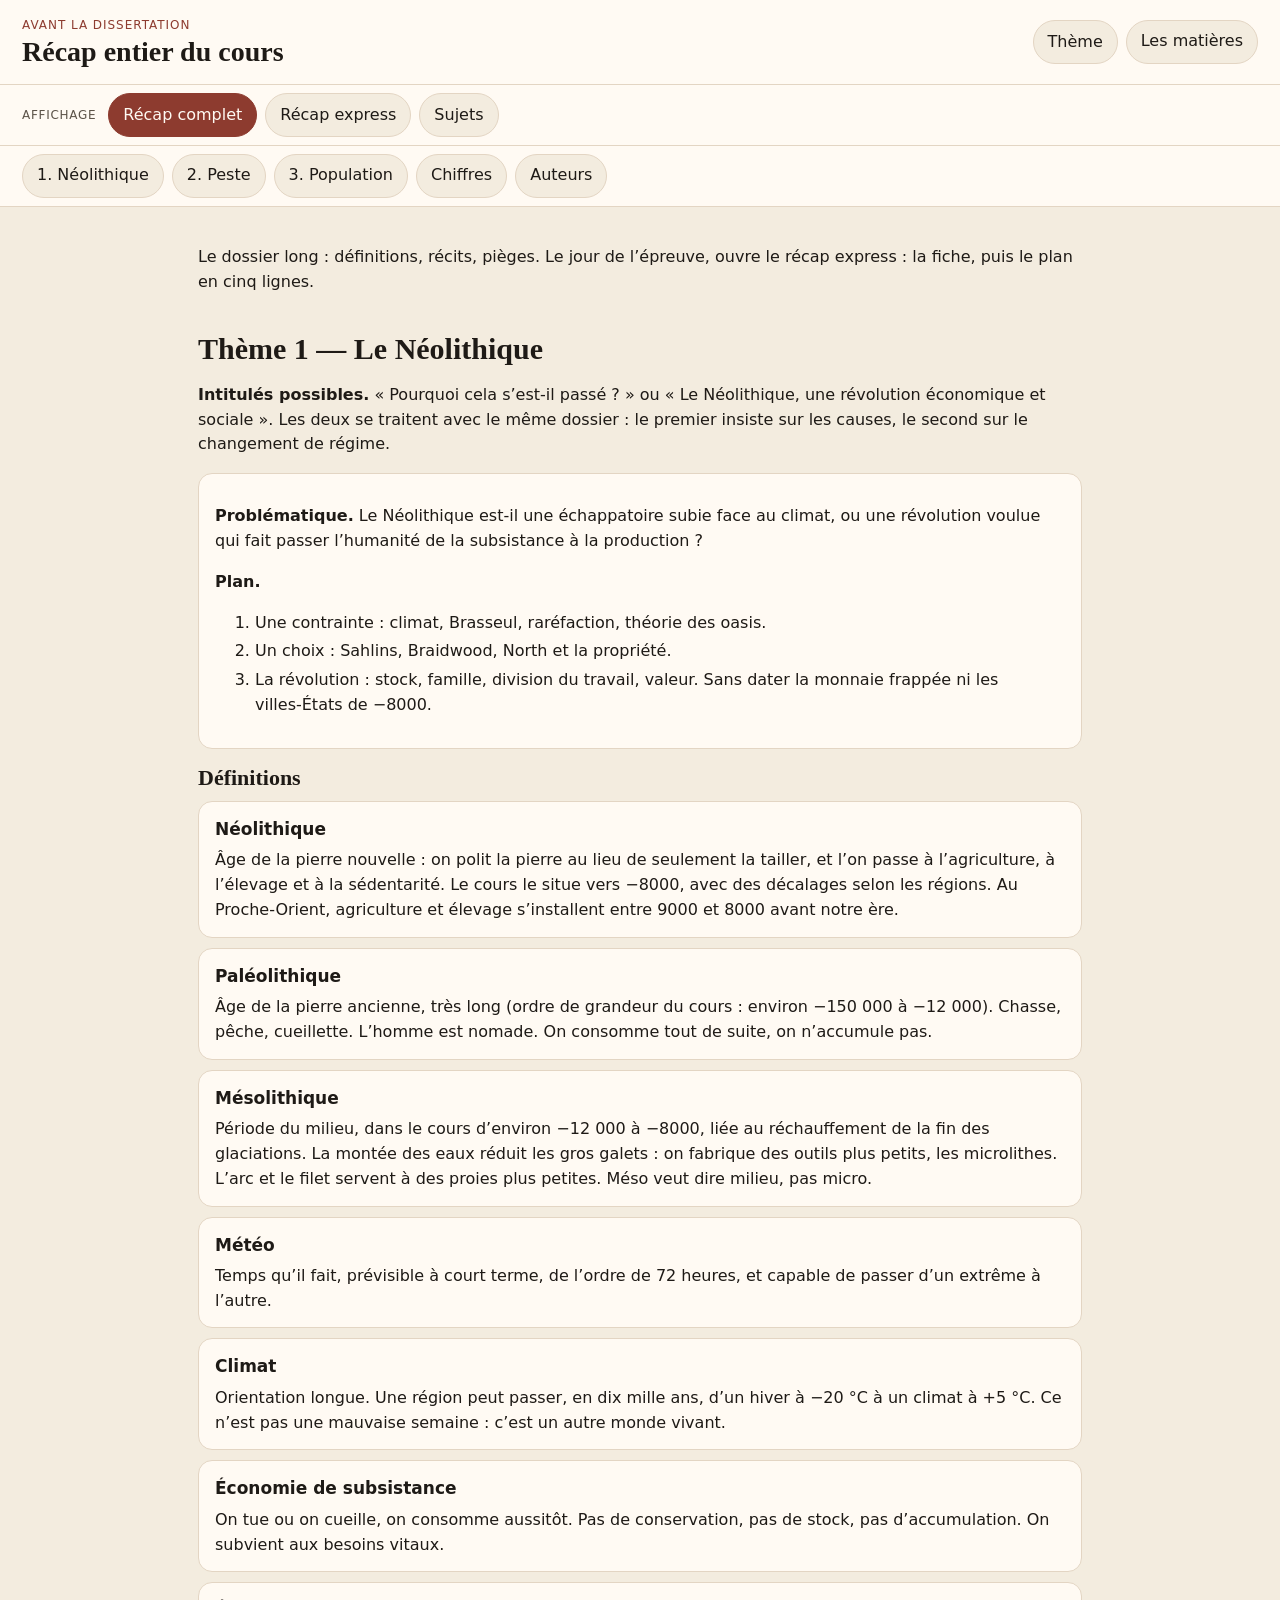
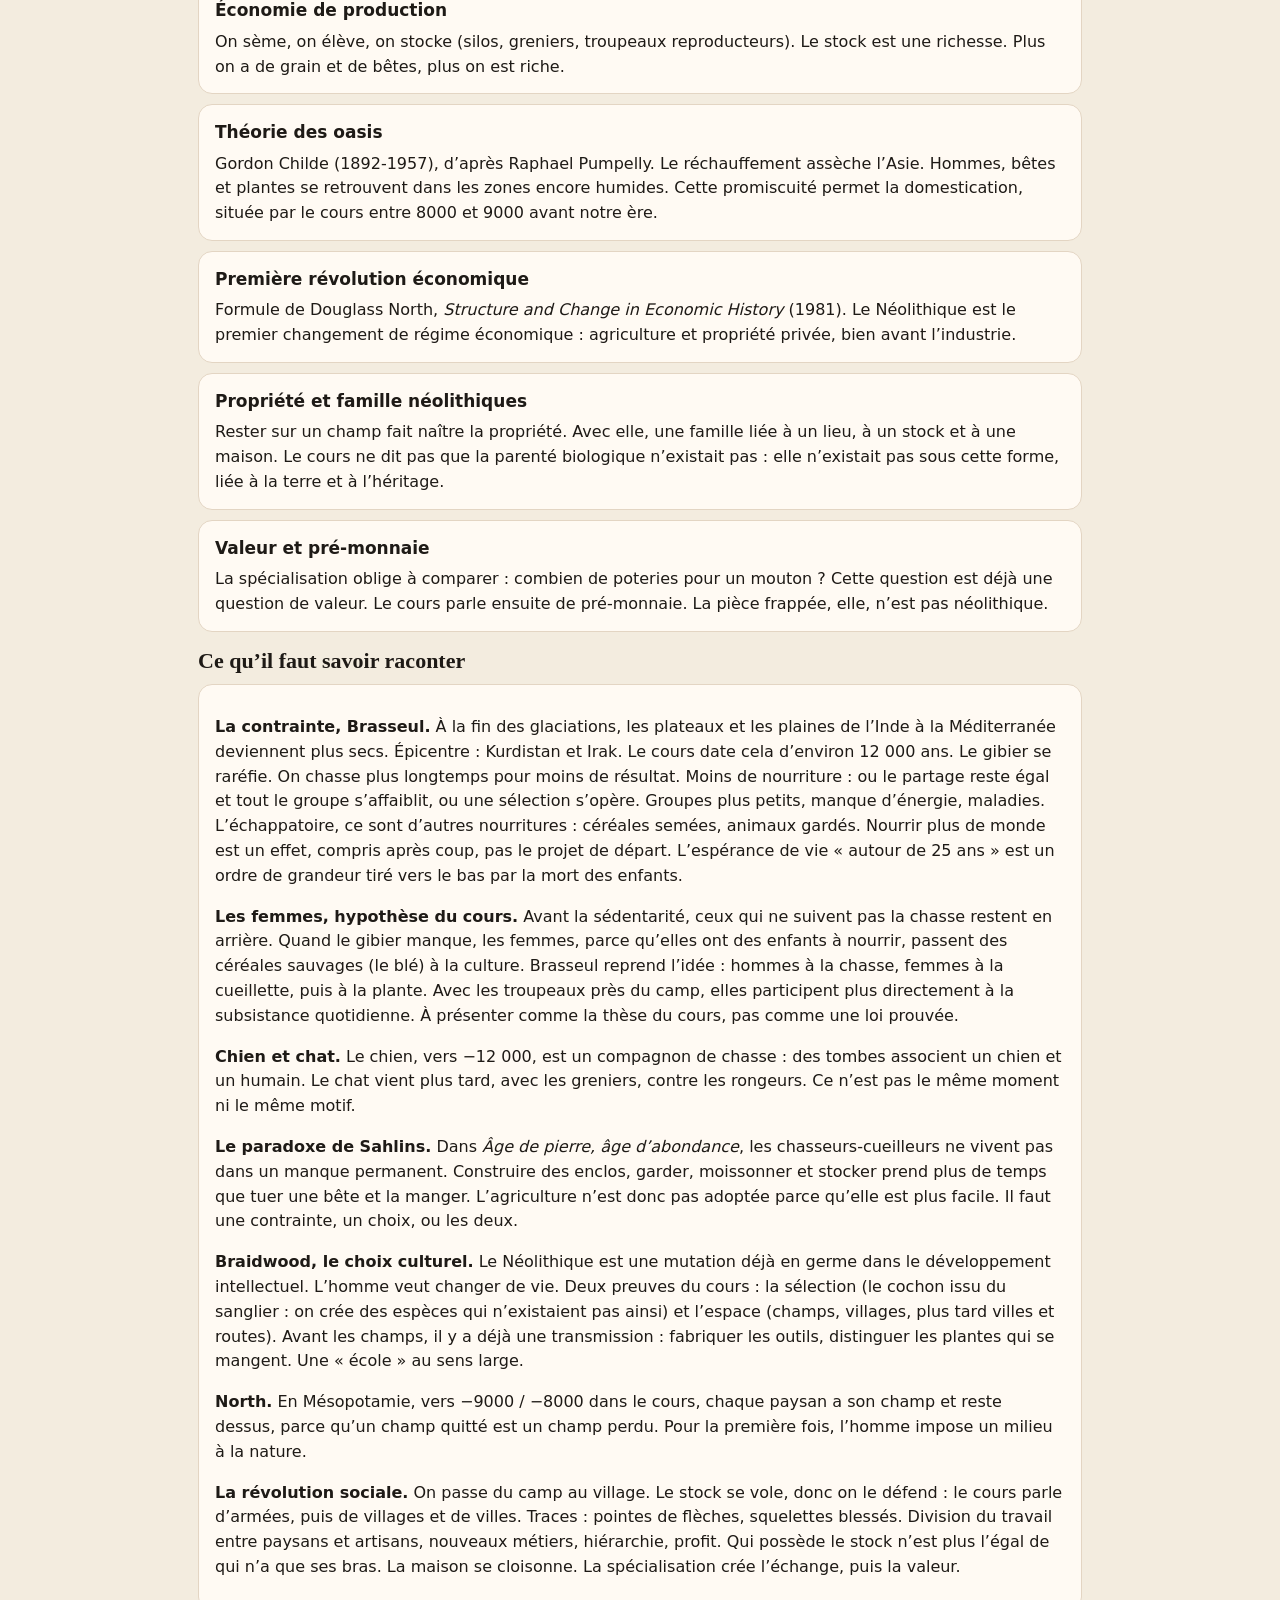
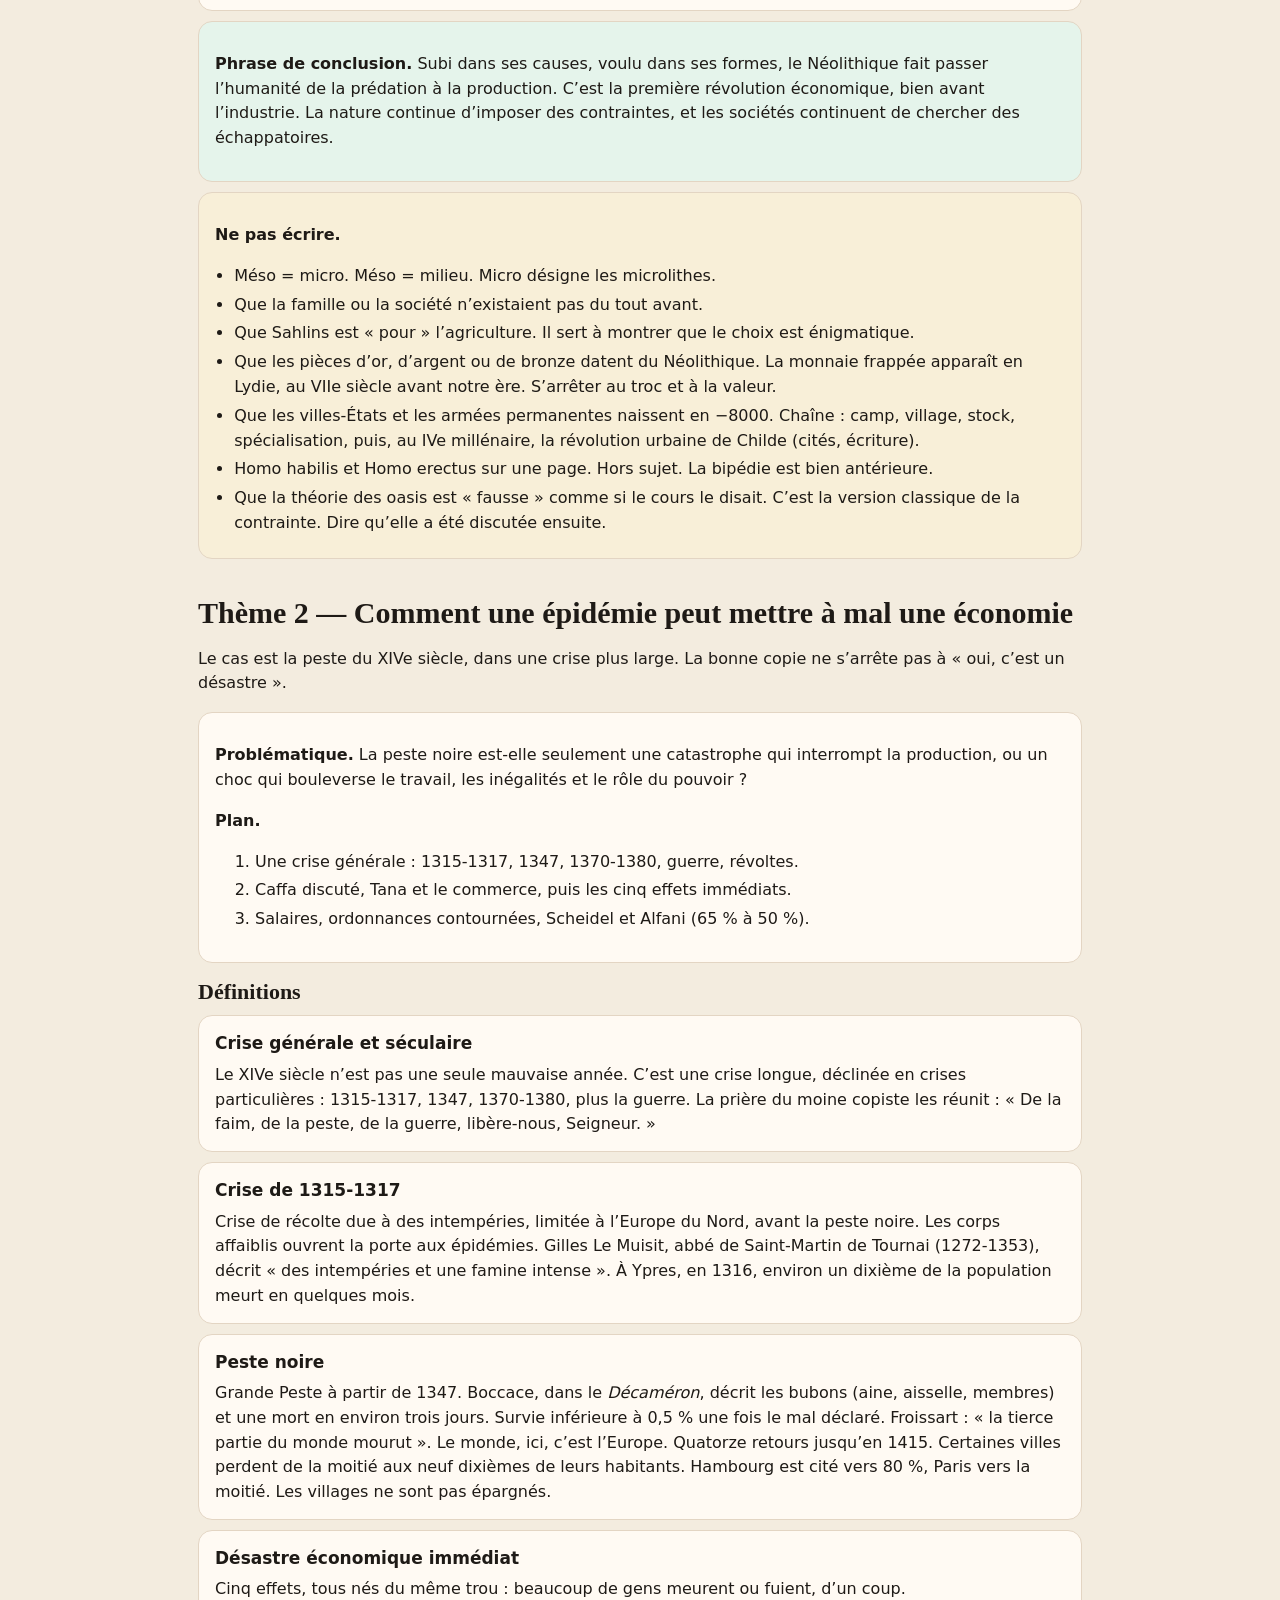
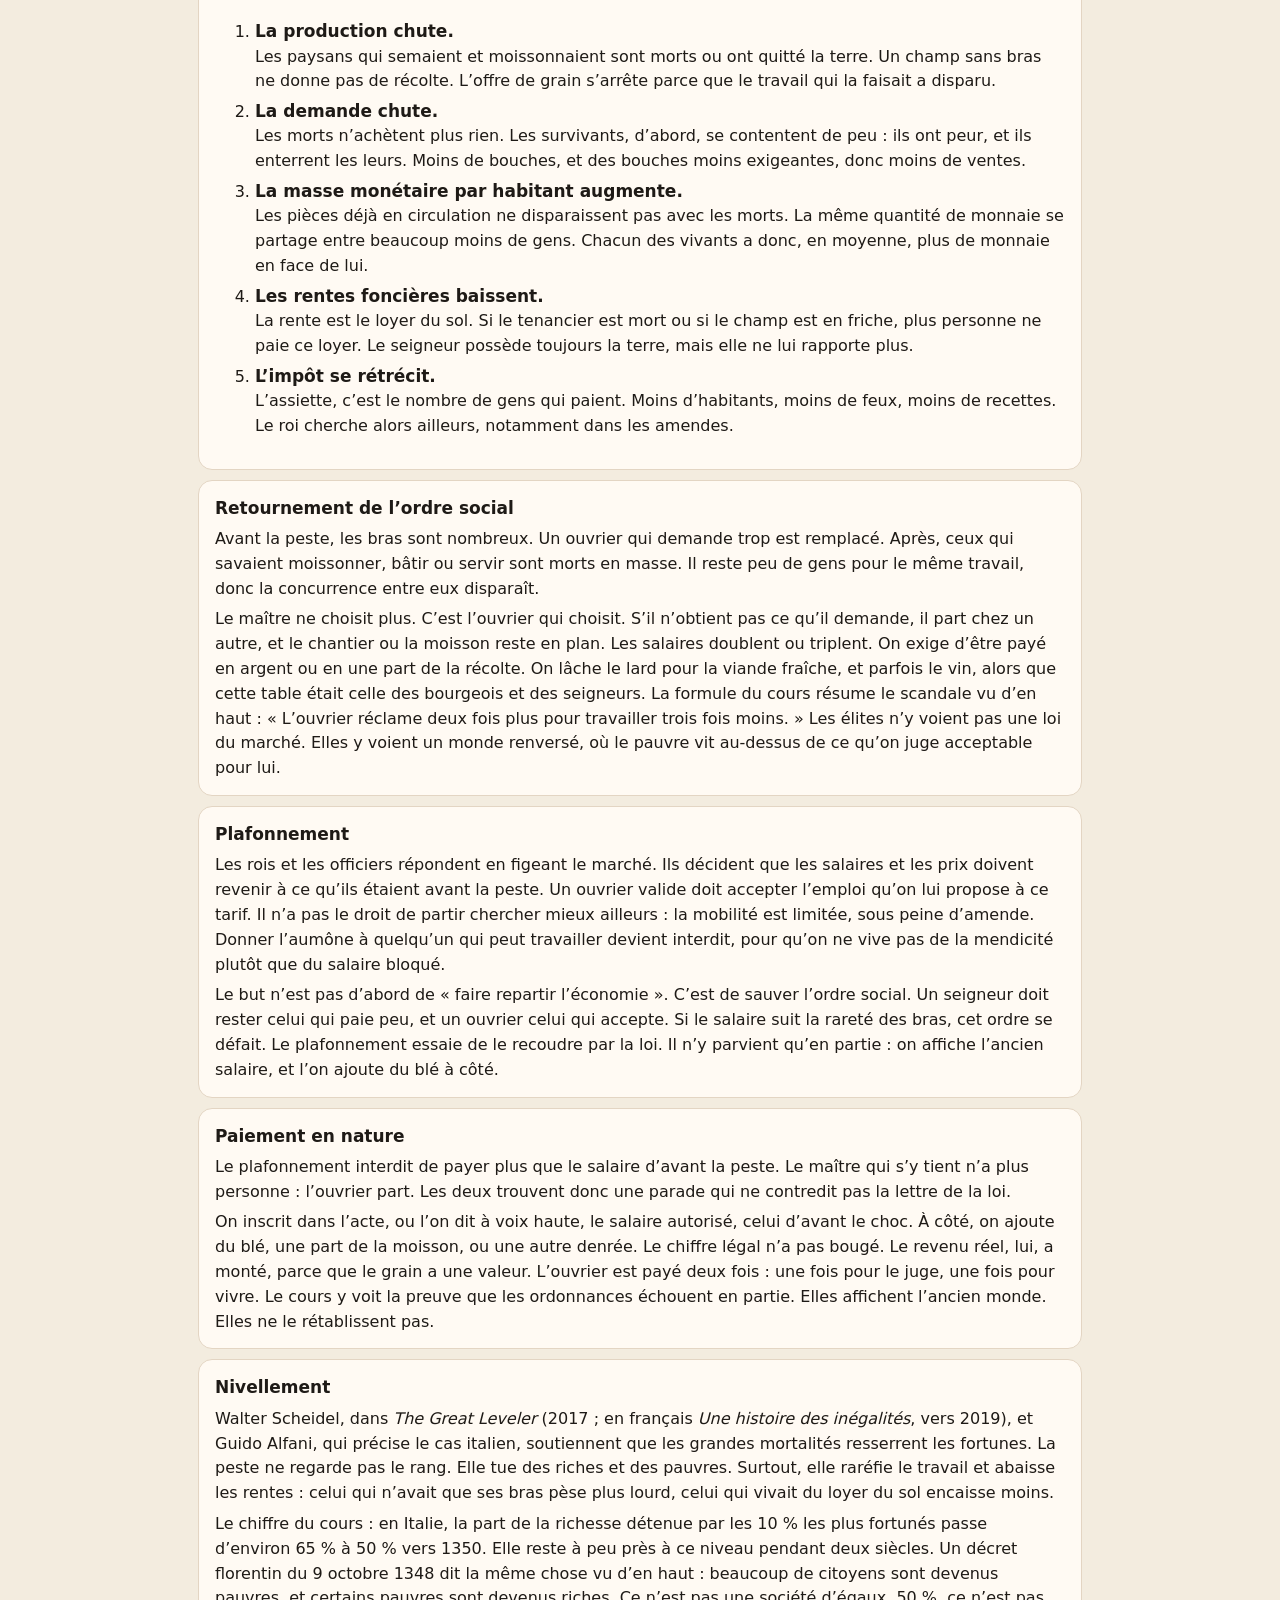
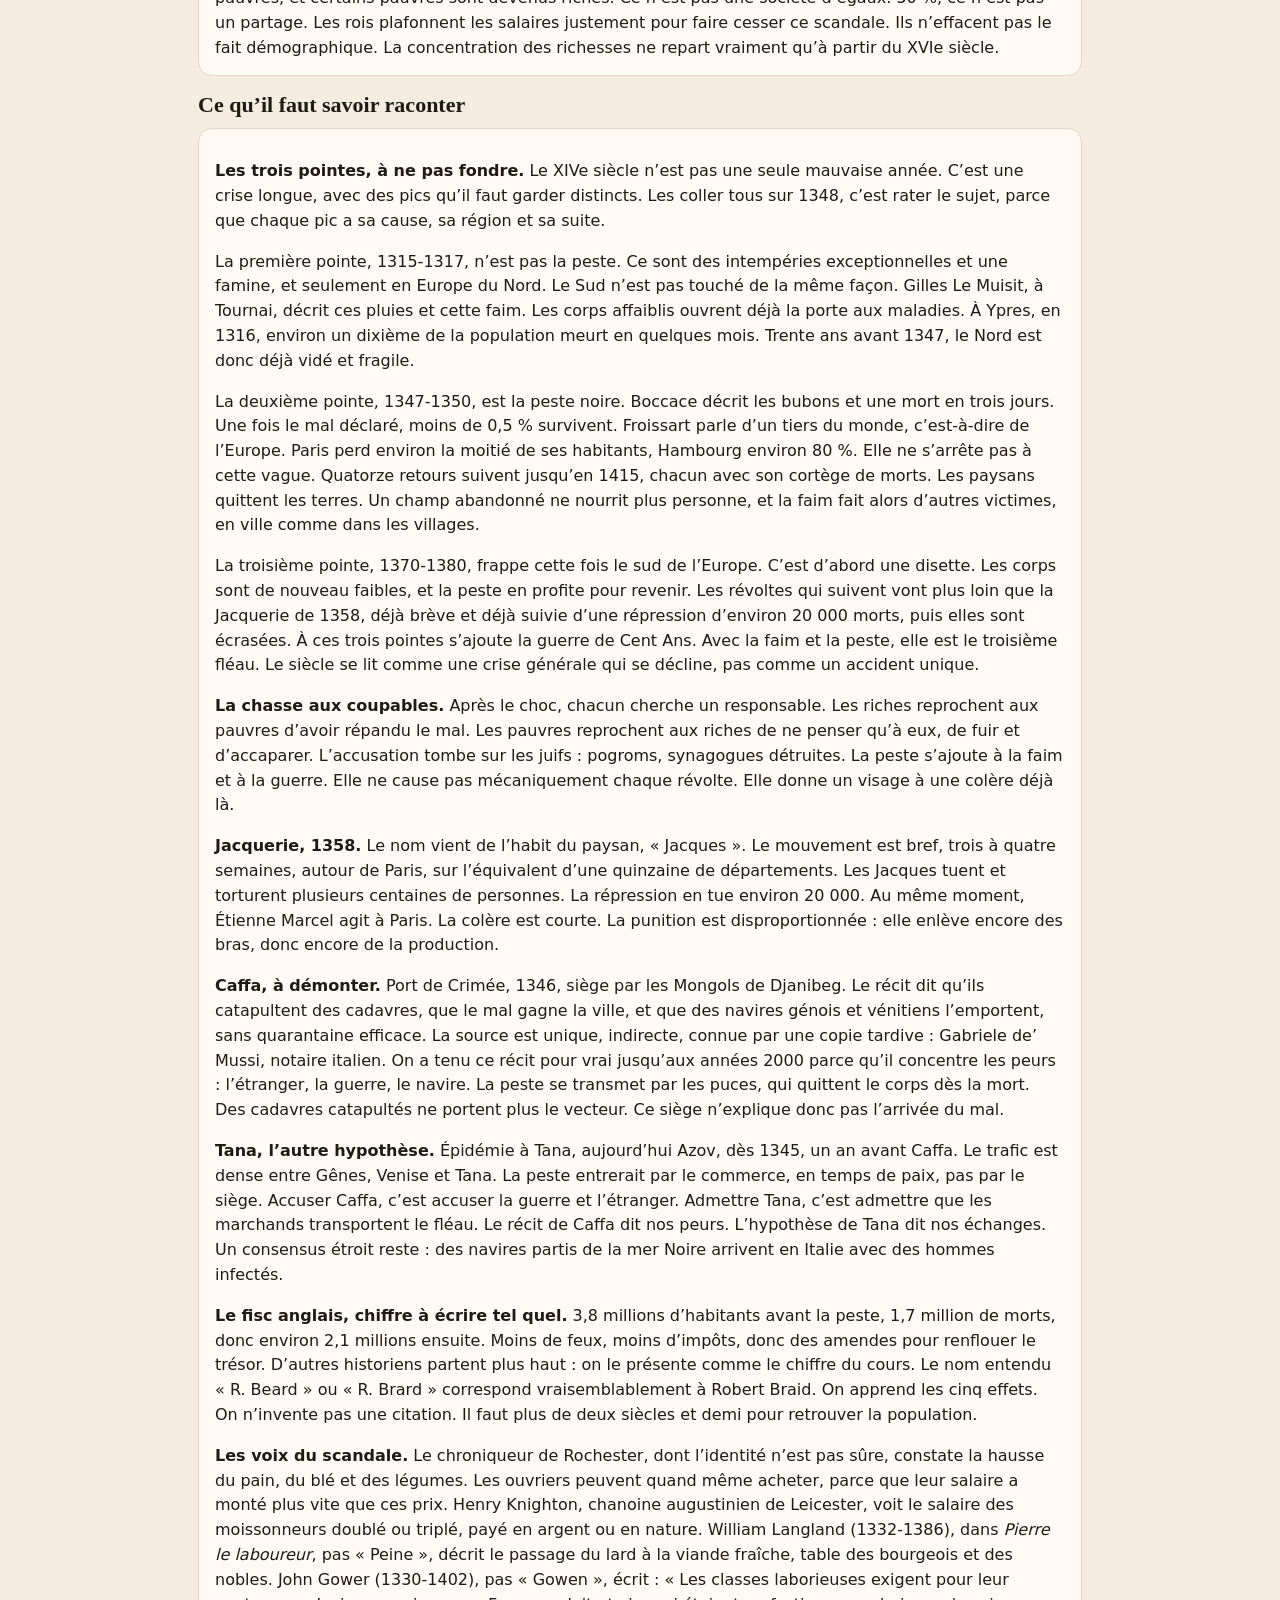
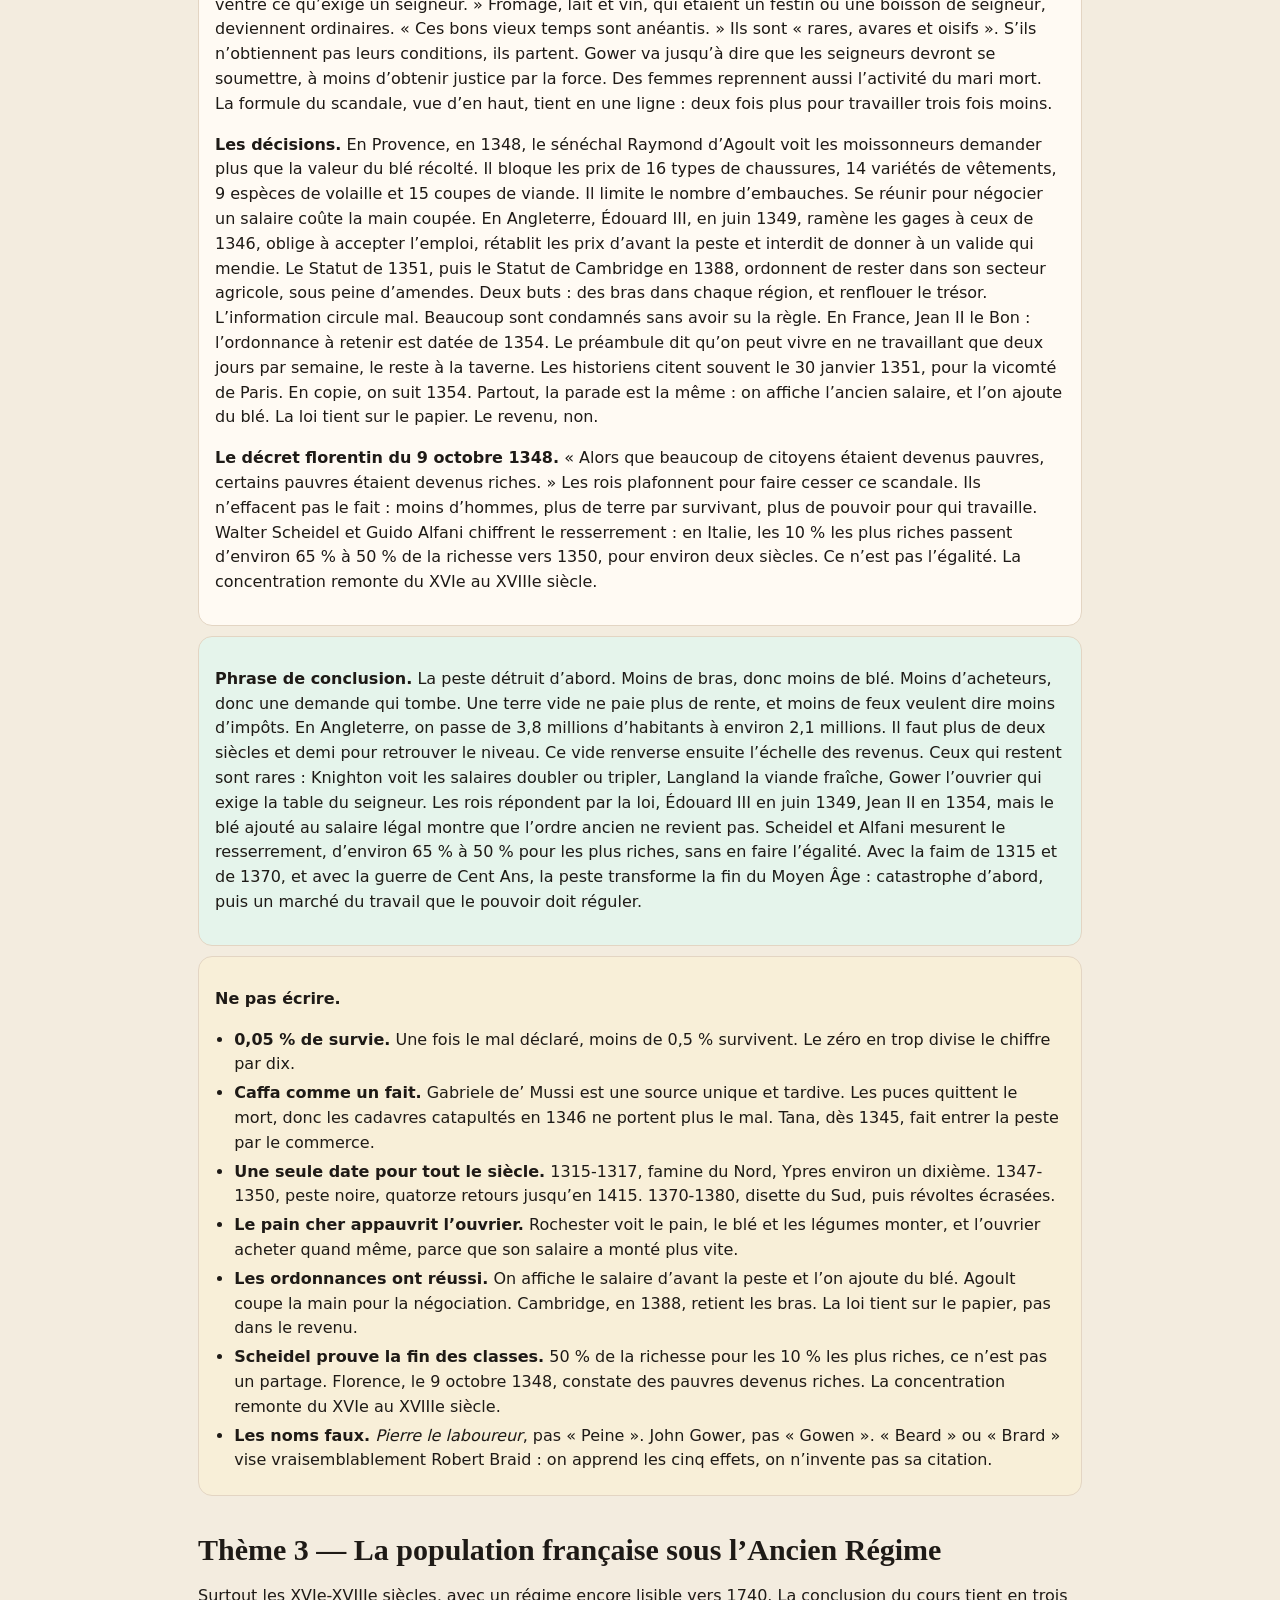
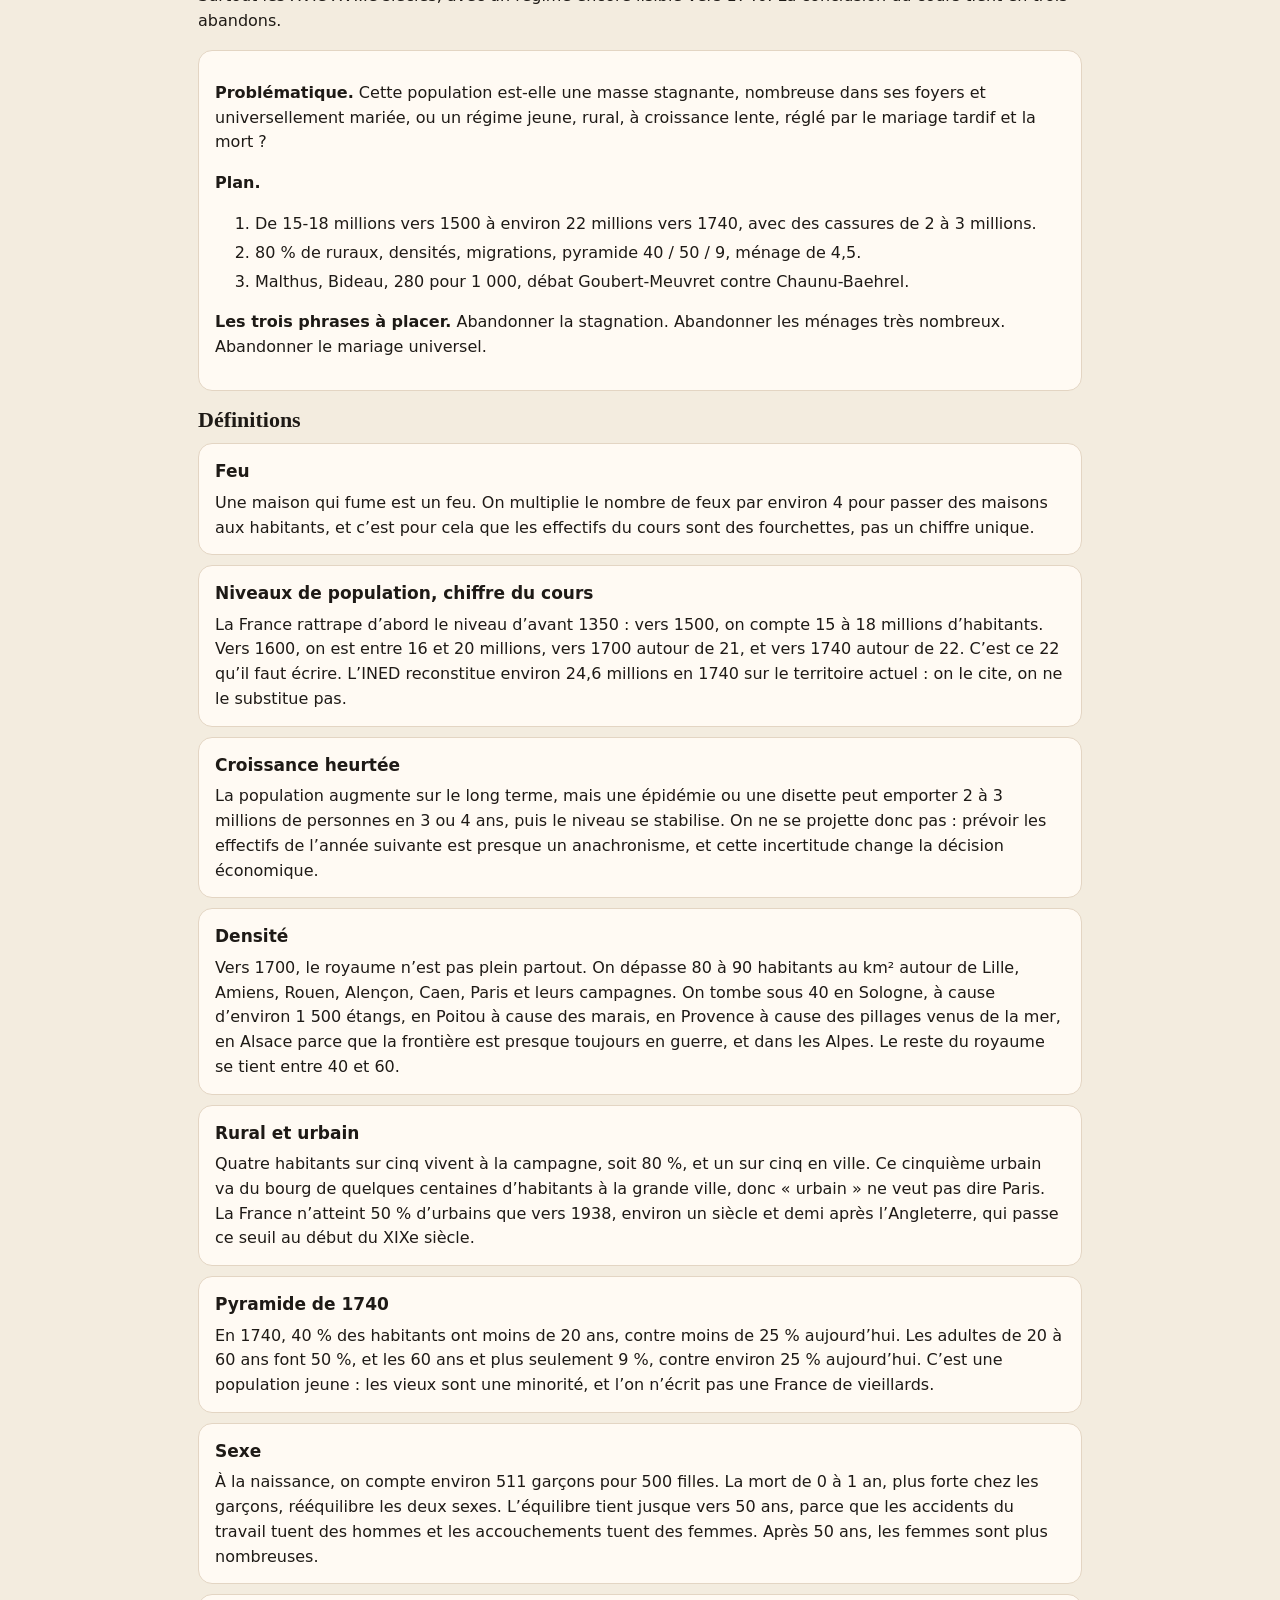
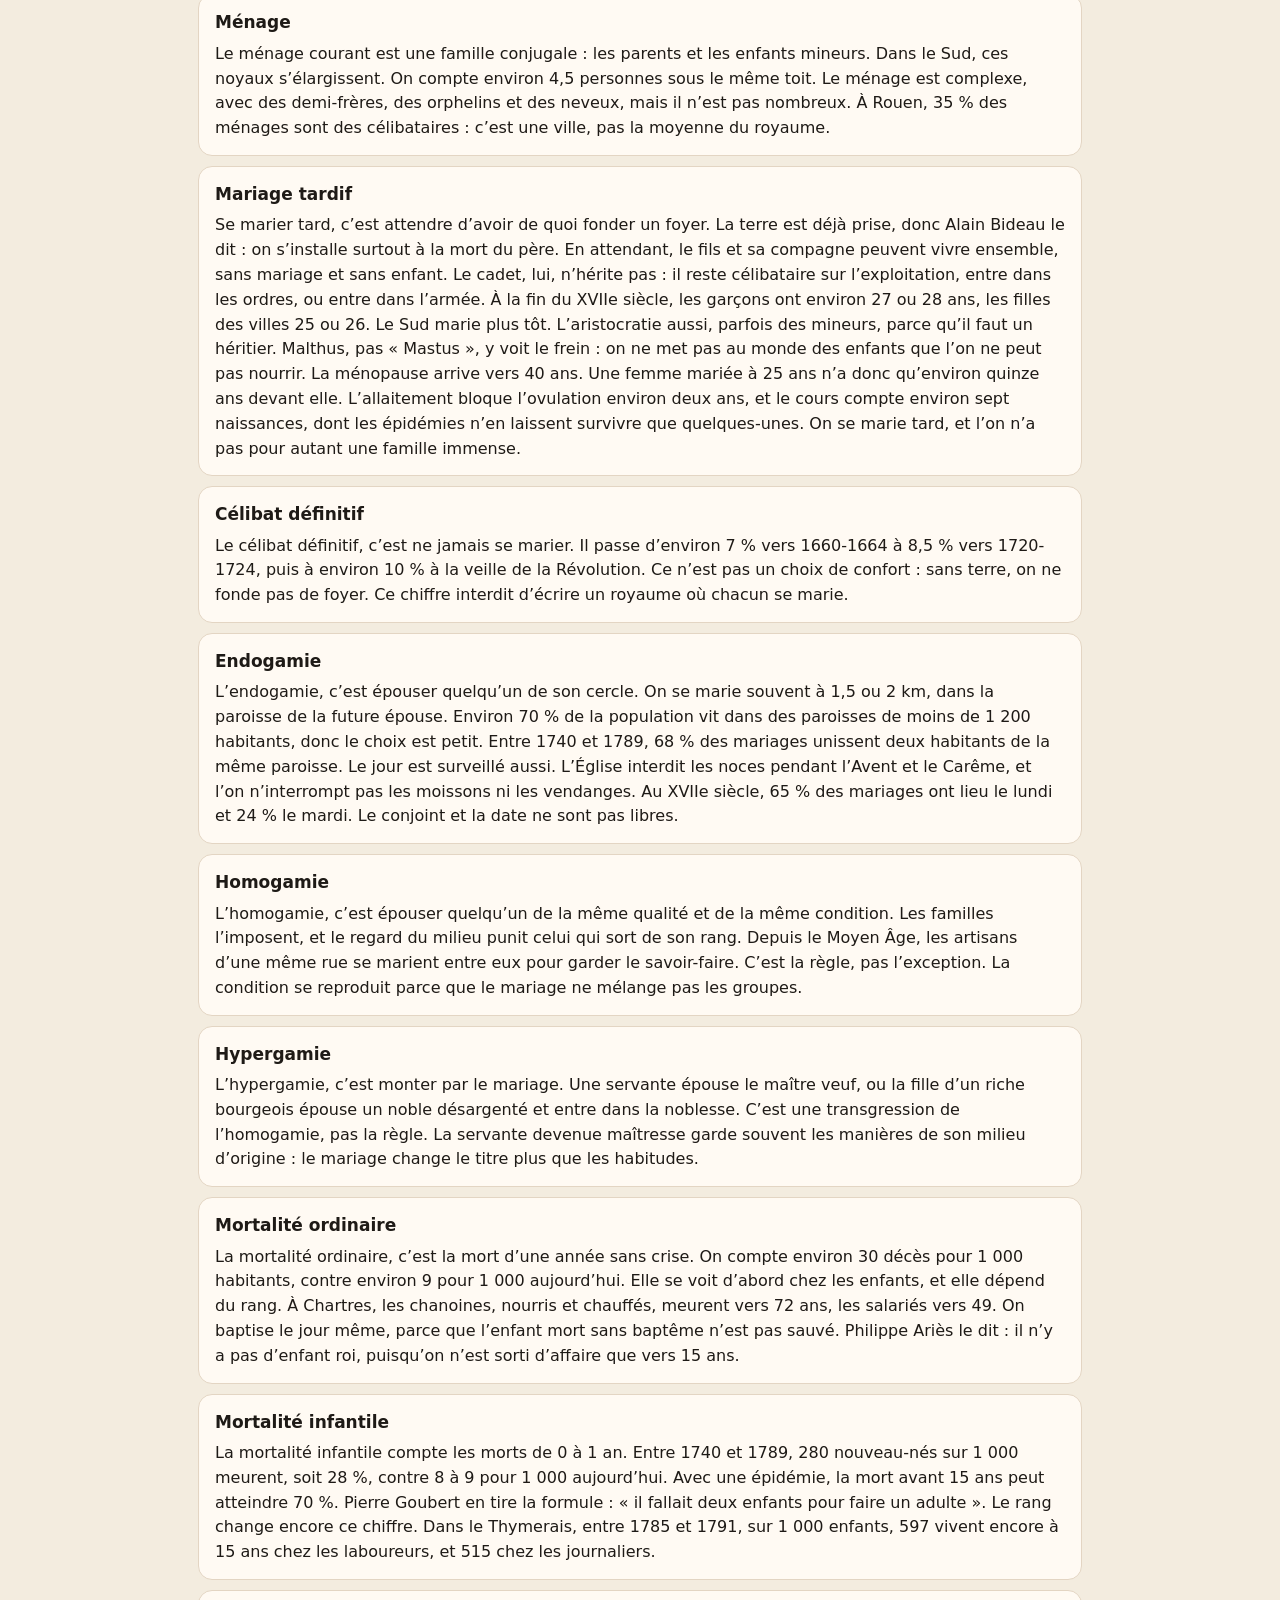
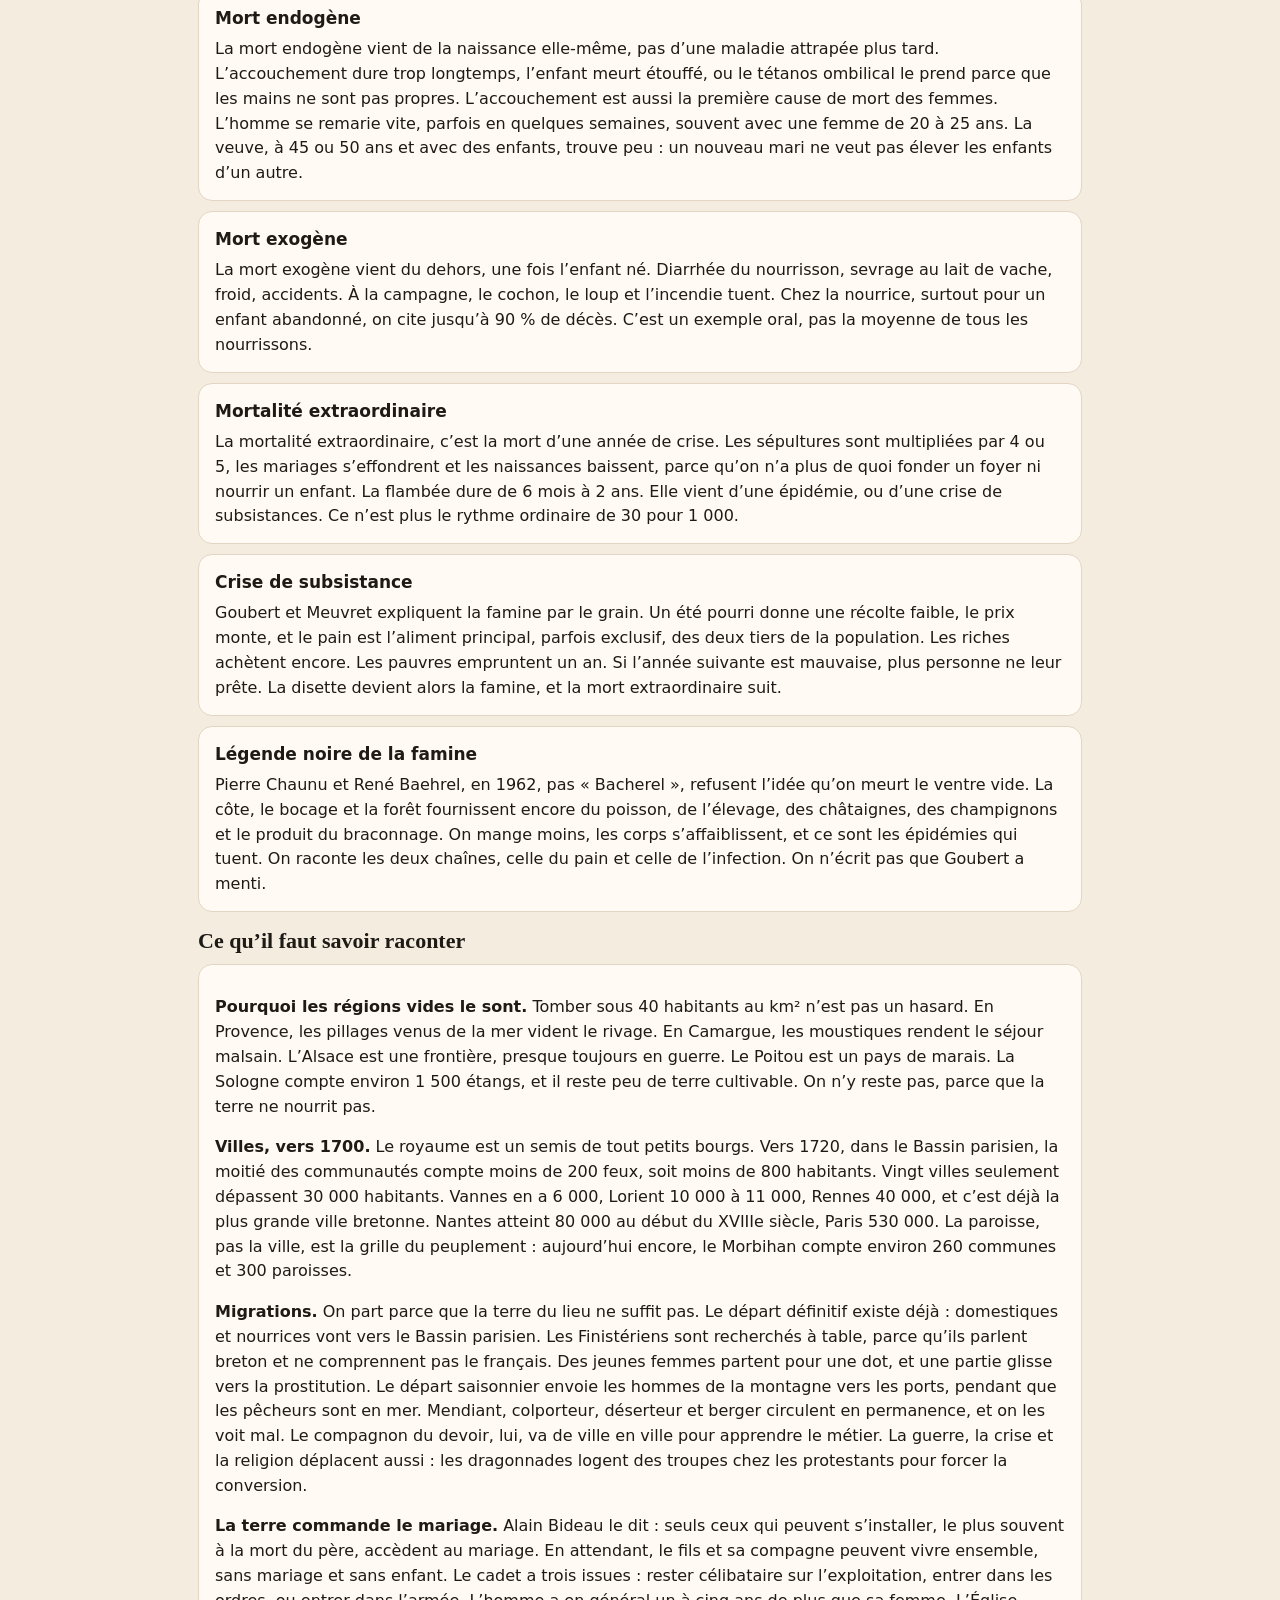
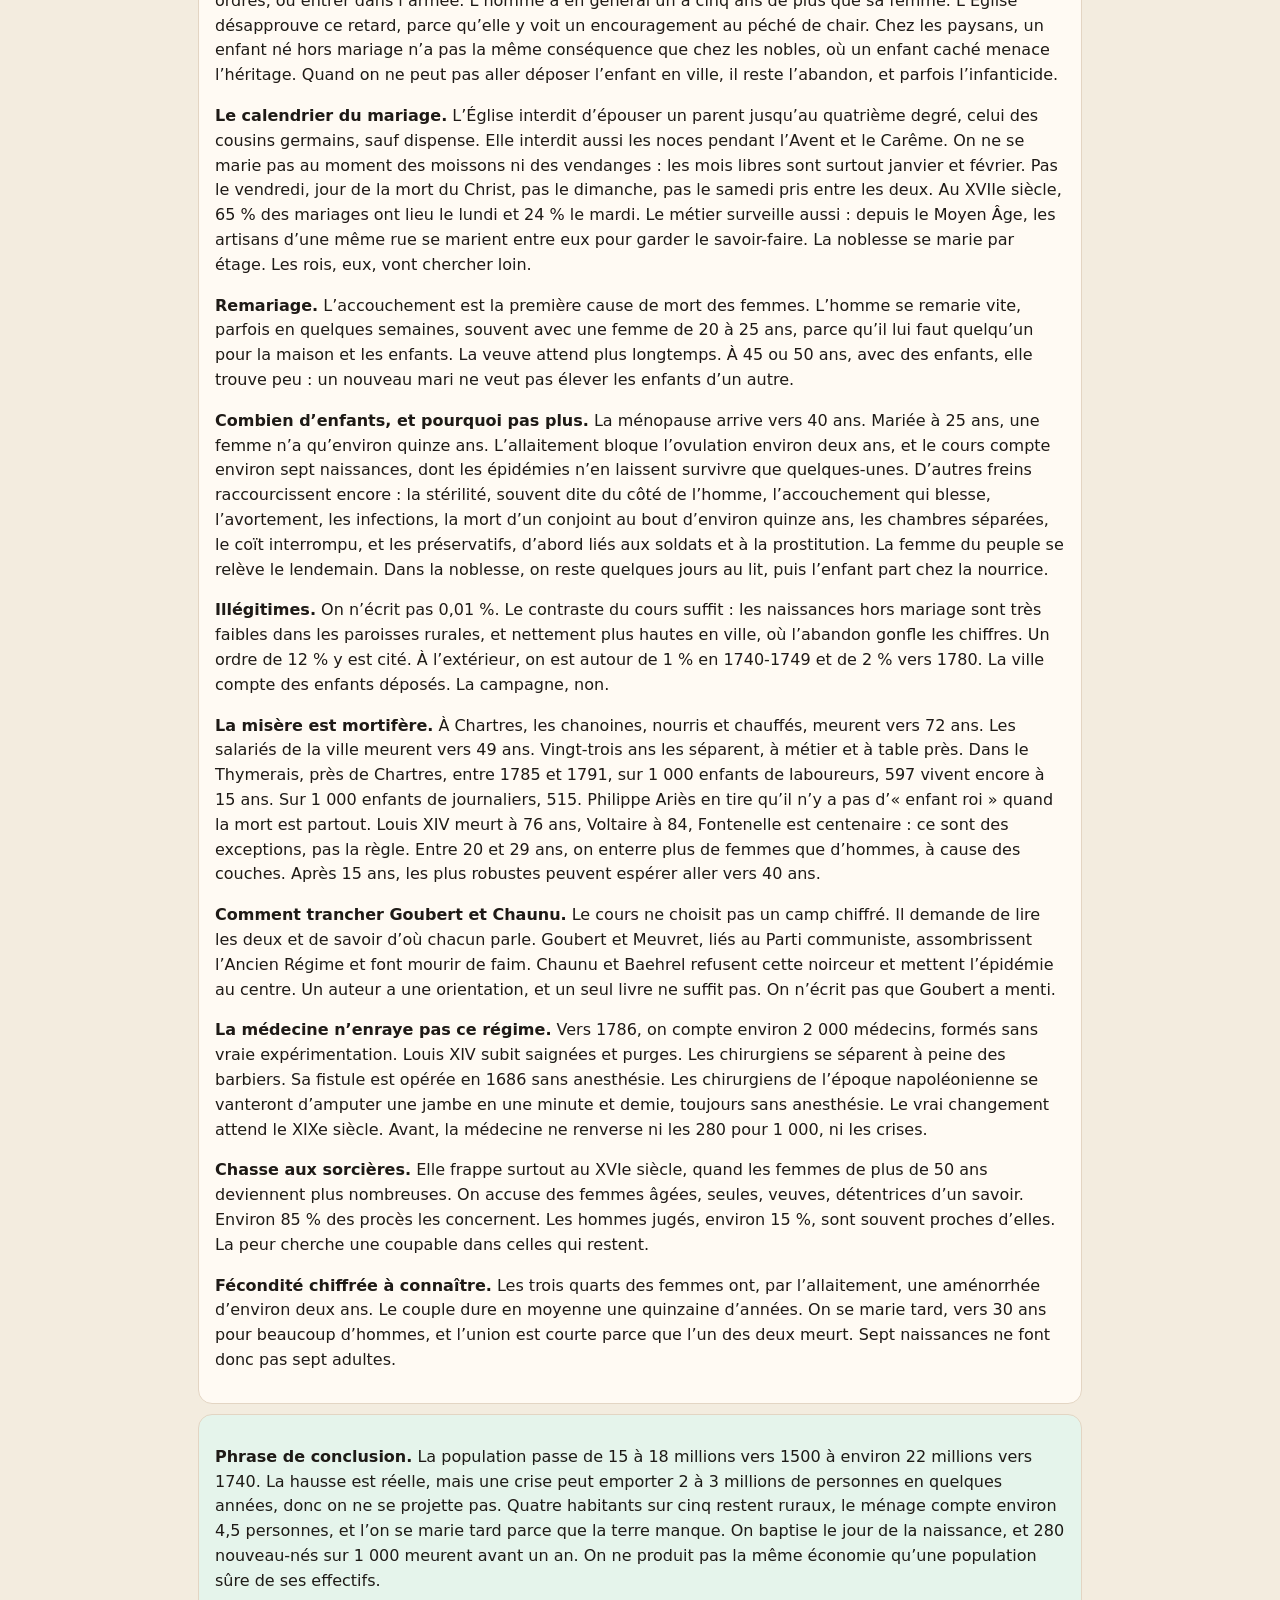
<file: recap.html>
<!DOCTYPE html>
<html lang="fr">
<head>
<meta charset="utf-8">
<meta name="viewport" content="width=device-width, initial-scale=1, viewport-fit=cover">
<title>Récap — Histoire des faits économiques</title>
<script>
try {
  var th = localStorage.getItem('hfe-theme');
  if (th) document.documentElement.setAttribute('data-theme', th);
  else if (window.matchMedia && matchMedia('(prefers-color-scheme: dark)').matches) document.documentElement.setAttribute('data-theme', 'dark');
} catch (e) {}
</script>
<style>
:root {
  --bg: #f3ecdf; --paper: #fffaf3; --ink: #1e1a16; --muted: #5c5348;
  --line: #e3d5c3; --accent: #8d3b2f; --accent-ink: #fffaf3;
  --ok-bg: #e5f4eb; --warn-bg: #f8efd8; --warn: #8a5a12;
  --lien: #8a5a12; --fin: #1d6b42;
  --sans: "Segoe UI", system-ui, sans-serif;
  --serif: Palatino, "Palatino Linotype", Georgia, serif;
  --bar: 118px;
}
[data-theme="dark"] {
  color-scheme: dark;
  --bg: #141210; --paper: #211c17; --ink: #f4ecdf; --muted: #cbbba6;
  --line: #3c342c; --accent: #e39a86; --accent-ink: #211410;
  --ok-bg: #1a3326; --warn-bg: #3a2e18; --warn: #e6c98a;
  --lien: #e6c98a; --fin: #9ed7b4;
}
* { box-sizing: border-box; }
html { -webkit-text-size-adjust: 100%; }
html, body { max-width: 100%; overflow-x: hidden; }
body { margin: 0; background: var(--bg); color: var(--ink); font-family: var(--sans); font-size: 16px; line-height: 1.55; overflow-wrap: anywhere; padding-left: env(safe-area-inset-left); padding-right: env(safe-area-inset-right); -webkit-tap-highlight-color: transparent; }
button, a, summary { touch-action: manipulation; }
:focus-visible { outline: 3px solid var(--accent); outline-offset: 2px; }
header { background: var(--paper); border-bottom: 1px solid var(--line); padding: calc(16px + env(safe-area-inset-top)) 22px 16px; display: flex; justify-content: space-between; gap: 16px; align-items: center; flex-wrap: wrap; }
.head-actions { display: flex; gap: 8px; flex-wrap: wrap; }
.kicker { margin: 0; letter-spacing: .08em; text-transform: uppercase; color: var(--accent); font-size: 12px; }
h1, h2, h3 { font-family: var(--serif); font-weight: 600; line-height: 1.2; }
h1 { margin: 0; font-size: 28px; }
h2 { font-size: 30px; margin: 0 0 12px; scroll-margin-top: calc(var(--bar) + env(safe-area-inset-top)); }
h3 { font-size: 22px; margin: 22px 0 8px; }
a { color: var(--accent); }
.sticky-nav { position: sticky; top: env(safe-area-inset-top); z-index: 3; background: var(--paper); border-bottom: 1px solid var(--line); }
.modes, .jump { display: flex; gap: 8px; align-items: center; padding: 8px 22px; overflow-x: auto; -webkit-overflow-scrolling: touch; }
.modes { border-bottom: 1px solid var(--line); flex-wrap: nowrap; }
.modes span { font-size: 12px; letter-spacing: .06em; text-transform: uppercase; color: var(--muted); margin-right: 4px; flex: 0 0 auto; }
.jump { overflow-x: auto; }
#nav-complet, #nav-express, #nav-sujets { display: flex; gap: 8px; }
#nav-complet[hidden], #nav-express[hidden], #nav-sujets[hidden] { display: none; }
.jump a, .modes button, .back {
  font: inherit; font-size: 16px; text-decoration: none; border: 1px solid var(--line); background: var(--bg);
  color: var(--ink); border-radius: 999px; padding: 8px 14px; min-height: 44px; cursor: pointer;
  white-space: nowrap; flex: 0 0 auto;
}
.modes button[aria-pressed="true"], .jump a:hover, .modes button:hover, .back:hover {
  background: var(--accent); color: var(--accent-ink); border-color: var(--accent);
}
main { max-width: 920px; margin: 0 auto; padding: 22px 18px calc(72px + env(safe-area-inset-bottom)); }
.card, .def, .plan, .piege, .ok, .chaine p, td, dd { overflow-wrap: break-word; }
.chaine p { margin: 0 0 14px; }
section.theme, #chiffres, #auteurs { scroll-margin-top: calc(var(--bar) + env(safe-area-inset-top)); }
section.theme { margin-top: 36px; }
.express section.theme > h3,
#complet h3 {
  margin-top: 16px;
}
.express section.theme > h3 {
  font-size: 18px;
  margin-top: 16px;
  background: var(--paper);
  border: 1px solid var(--line);
  border-bottom: 0;
  border-radius: 14px 14px 0 0;
  padding: 12px 16px 8px;
}
.express section.theme > h3 + .defs,
.express section.theme > h3 + ul {
  margin: 0 0 4px;
  padding: 0 16px 12px;
  background: var(--paper);
  border: 1px solid var(--line);
  border-top: 0;
  border-radius: 0 0 14px 14px;
}
.express section.theme > h3 + .card {
  margin-top: 0;
  border-top-left-radius: 0;
  border-top-right-radius: 0;
}
.defs { margin: 0; }
.defs div { display: grid; grid-template-columns: minmax(11rem, 16rem) 1fr; gap: 8px 16px; padding: 9px 0; border-bottom: 1px solid var(--line); }
.defs div:last-child { border-bottom: 0; }
.defs dt { font-weight: 600; }
.defs dd { margin: 0; }
.plan-steps { list-style: none; padding: 8px 0 0; margin: 0; }
.plan-steps li { display: block; margin: 0; padding: 10px 0; border-top: 1px solid var(--line); overflow: auto; }
.plan-steps li:first-child { border-top: 0; }
.plan-steps li::before {
  content: "I"; float: left; margin: 1px 12px 4px 0; text-align: center; font-size: 13px; font-weight: 700;
  color: var(--accent-ink); background: var(--accent); border-radius: 999px; padding: 4px 8px; min-width: 5.4rem;
}
.plan-steps li:nth-child(2)::before { content: "Lien"; background: var(--lien); }
.plan-steps li:nth-child(3)::before { content: "II"; }
.plan-steps li:nth-child(4)::before { content: "Fin"; background: var(--fin); }
.plan-steps li:nth-child(5)::before { content: "Suite"; background: var(--muted); }
.card, .def, .plan, .piege, .ok {
  background: var(--paper); border: 1px solid var(--line); border-radius: 14px; padding: 14px 16px; margin: 10px 0;
}
.def strong { display: block; font-size: 17px; }
.def p { margin: 6px 0 0; }
.piege { background: var(--warn-bg); }
.ok { background: var(--ok-bg); }
ul { margin: 8px 0; padding-left: 1.2em; }
li { margin: 4px 0; }
.table-scroll { overflow-x: auto; margin: 10px 0 18px; -webkit-overflow-scrolling: touch; }
table { width: 100%; border-collapse: collapse; background: var(--paper); border-radius: 14px; overflow: hidden; }
.table-scroll table { min-width: 680px; margin: 0; }
th, td { text-align: left; vertical-align: top; border-bottom: 1px solid var(--line); padding: 8px 10px; }
th { font-size: 13px; color: var(--muted); }
@media (max-width: 700px) {
  :root { --bar: 148px; }
  .defs div { grid-template-columns: 1fr; }
  h1 { font-size: 24px; }
  h2 { font-size: 26px; }
  header, main { padding-left: 14px; padding-right: 14px; }
  .modes, .jump { padding-left: max(12px, env(safe-area-inset-left)); padding-right: max(12px, env(safe-area-inset-right)); }
  .plan-steps li::before { min-width: 4.4rem; float: none; display: inline-block; margin: 0 0 8px; }
}
@media print {
  .sticky-nav, .back { display: none; }
  body, [data-theme="dark"] body { background: white; color: #1e1a16; }
  .card, .def, .plan, .piege, .ok, .defs div { break-inside: avoid; }
}
</style>
</head>
<body>
<header>
  <div>
    <p class="kicker">Avant la dissertation</p>
    <h1>Récap entier du cours</h1>
  </div>
  <div class="head-actions">
    <button type="button" class="back" id="theme" aria-label="Changer le thème clair ou sombre">Thème</button>
    <a class="back" href="index.html">Les matières</a>
  </div>
</header>
<div class="sticky-nav">
  <div class="modes">
    <span>Affichage</span>
    <button type="button" data-mode="complet" aria-pressed="true">Récap complet</button>
    <button type="button" data-mode="express" aria-pressed="false">Récap express</button>
    <button type="button" data-mode="sujets" aria-pressed="false">Sujets</button>
  </div>
  <nav class="jump" aria-label="Thèmes">
    <span id="nav-complet">
      <a href="#t1">1. Néolithique</a>
      <a href="#t2">2. Peste</a>
      <a href="#t3">3. Population</a>
      <a href="#chiffres">Chiffres</a>
      <a href="#auteurs">Auteurs</a>
    </span>
    <span id="nav-express" hidden>
      <a href="#e1">1. Néolithique</a>
      <a href="#e2">2. Peste</a>
      <a href="#e3">3. Population</a>
    </span>
    <span id="nav-sujets" hidden>
      <a href="#s1">1. Néolithique</a>
      <a href="#s2">2. Peste</a>
      <a href="#s3">3. Population</a>
    </span>
  </nav>
</div>
<main>
<div id="express" class="express" hidden>
<p class="lead">Une lecture par thème : chaque phrase dit la cause, le fait et ce qui en sort. Le plan d’1 h 30 reste en cinq lignes, en dessous.</p>

<section class="theme" id="e1">
  <h2>Thème 1. Le Néolithique, une révolution économique et sociale</h2>
  <div class="chaine">
    <p>Au Paléolithique, d’environ −150 000 à −12 000, on est nomade parce qu’on vit de la chasse, de la pêche et de la cueillette. On tue et on mange tout de suite, donc rien ne se stocke et rien ne se transmet comme une richesse.</p>
    <p>Vers −12 000, le climat s’assèche. Jacques Brasseul situe ce basculement sur les plateaux qui vont de l’Inde à la Méditerranée, avec un épicentre au Kurdistan et en Irak. Le gros gibier se raréfie, la chasse rapporte moins, et les groupes s’épuisent, tombent malades ou se réduisent. Ce n’est pas une mauvaise semaine : la météo se prévoit sur environ 72 heures, le climat, lui, change la faune et la flore sur des millénaires.</p>
    <p>Le chien est déjà là vers −12 000, enterré parfois avec un homme, parce qu’il aide à chasser. Ce n’est pas encore un animal de ferme. Entre −12 000 et −8000, le Mésolithique est le milieu, pas « le micro » : la montée des eaux laisse moins de gros galets, donc on taille des microlithes, et l’arc et le filet prennent le petit gibier.</p>
    <p>Entre −9000 et −8000, au Proche-Orient, Vere Gordon Childe, d’après Pumpelly, explique la domestication par les oasis. L’aridité rassemble hommes, bêtes et plantes près de l’eau, et cette promiscuité permet de garder ce qu’on observait. Hypothèse du cours : les femmes passent du blé sauvage à la culture, parce que le gibier ne nourrit plus les enfants. La population plus nombreuse vient après, quand la nourriture est plus sûre. Elle n’est pas le projet du départ. L’espérance de vie tourne autour de 25 ans, tirée vers le bas par la mort des enfants.</p>
    <p>Marshall Sahlins, dans <em>Âge de pierre, âge d’abondance</em>, montre que ce choix coûte plus de travail que la chasse. On ne devient donc pas paysan parce que c’est plus facile. Robert Braidwood y voit une décision : on sélectionne le vivant, le sanglier devient cochon, et l’on aménage des champs et des villages. Douglass North, en 1981, appelle cela la première révolution économique, parce que l’agriculture va avec la propriété du champ.</p>
    <p>On reste sur la terre pour ne pas la perdre. Le silo, le grenier et le troupeau deviennent la richesse. La maison se cloisonne, la famille se lie à l’héritage, les artisans échangent avec les paysans. Comparer des poteries et un mouton, c’est déjà une valeur. La pièce frappée, elle, naît seulement en Lydie au VIIe siècle avant notre ère. Le chat arrive avec les greniers, pour les rongeurs. Les cités et l’écriture attendent la révolution urbaine de Childe, au IVe millénaire, pas −8000. D’ici là, les flèches et les squelettes blessés montrent qu’un stock se vole et se défend.</p>
  </div>
  <h3>Sujet, 1 h 30</h3>
  <article class="card sujet">
    <p><strong>Le Néolithique : une révolution économique et sociale subie ou choisie ?</strong></p>
    <p><strong>Accroche.</strong> En 1981, North parle de la première révolution économique, bien avant l’industrie.</p>
    <p><strong>Définition.</strong> Pierre polie, −9000 à −8000 au Proche-Orient. Fin de la prédation nomade, début de la production sédentaire.</p>
    <p><strong>Problématique.</strong> Si l’agriculture coûte plus de travail que la chasse, est-ce une échappatoire subie ou un choix qui fonde la production, la propriété et la hiérarchie ?</p>
    <ol class="plan-steps">
      <li><strong>I.</strong> Contrainte d’abord : assèchement, Brasseul, oasis de Childe. Choix ensuite : Sahlins, Braidwood, le cochon.</li>
      <li><strong>Lien.</strong> Subi dans la cause, voulu dans la forme, le basculement change l’organisation.</li>
      <li><strong>II.</strong> Stock, village, population qui suit. Puis propriété, métiers, poteries contre mouton, North, flèches.</li>
      <li><strong>Conclusion.</strong> Première révolution économique : de la prédation au stock, à la propriété et à la hiérarchie.</li>
      <li><strong>Ouverture.</strong> Au IVe millénaire, la révolution urbaine de Childe : cités et écriture.</li>
    </ol>
  </article>
</section>

<section class="theme" id="e2">
  <h2>Thème 2. Comment une épidémie peut mettre à mal une économie</h2>
  <div class="chaine">
    <p>Le XIVe siècle n’est pas une seule mauvaise année. C’est une crise longue, avec trois pointes qu’il faut garder distinctes. Les coller toutes sur 1348, c’est rater le sujet.</p>
    <p>La première pointe, 1315-1317, n’est pas la peste. Ce sont des intempéries exceptionnelles et une famine, et seulement en Europe du Nord. Le Sud n’est pas touché de la même façon. Gilles Le Muisit, à Tournai, décrit ces pluies et cette faim. Les corps affaiblis ouvrent déjà la porte aux maladies. À Ypres, en 1316, environ un dixième de la population meurt en quelques mois. Trente ans avant la peste, le Nord est donc déjà vidé et fragile.</p>
    <p>La deuxième pointe, 1347-1350, est la peste noire. Boccace décrit les bubons et une mort en trois jours. Une fois le mal déclaré, moins de 0,5 % survivent. Froissart parle d’un tiers du monde, c’est-à-dire de l’Europe. Paris perd environ la moitié de ses habitants, Hambourg environ 80 %. Elle ne s’arrête pas à cette vague. Quatorze retours suivent jusqu’en 1415, chacun avec son cortège de morts. Les paysans quittent les terres. Un champ abandonné ne nourrit plus personne, et la faim fait alors d’autres victimes, en ville comme dans les villages.</p>
    <p>La troisième pointe, 1370-1380, frappe cette fois le sud de l’Europe. C’est d’abord une disette. Les corps sont de nouveau faibles, et la peste en profite pour revenir. Les révoltes qui suivent vont plus loin que la Jacquerie de 1358, puis elles sont écrasées. À ces trois pointes s’ajoute la guerre de Cent Ans. Avec la faim et la peste, elle est le troisième fléau. Le siècle se lit comme une crise générale qui se décline, pas comme un accident unique.</p>
    <p>La peur cherche alors des coupables. Les riches reprochent aux pauvres d’avoir répandu le mal. Les pauvres reprochent aux riches de ne penser qu’à eux. L’accusation tombe sur les juifs : pogroms, synagogues détruites. La peste s’ajoute à la faim et à la guerre. Elle ne cause pas mécaniquement chaque révolte. Elle donne un visage à une colère déjà là.</p>
    <p>En 1358, la Jacquerie prend son nom de l’habit du paysan, « Jacques ». Le mouvement est bref, trois à quatre semaines, autour de Paris, sur l’équivalent d’une quinzaine de départements. Les Jacques tuent et torturent plusieurs centaines de personnes. La répression en tue environ 20 000. Au même moment, Étienne Marcel agit à Paris. La colère est courte. La punition enlève encore des bras, donc encore de la production.</p>
    <p>Caffa, port de Crimée, est assiégée en 1346 par les Mongols de Djanibeg. Le récit dit qu’ils catapultent des cadavres, que le mal gagne la ville, et que des navires génois et vénitiens l’emportent, sans quarantaine efficace. La source est unique, indirecte, connue par une copie tardive : Gabriele de’ Mussi, notaire italien. On a tenu ce récit pour vrai jusqu’aux années 2000 parce qu’il concentre les peurs : l’étranger, la guerre, le navire. La peste se transmet par les puces, qui quittent le corps dès la mort. Des cadavres catapultés ne portent plus le vecteur. Ce siège n’explique donc pas l’arrivée du mal.</p>
    <p>Tana, aujourd’hui Azov, est déjà touchée en 1345, un an avant Caffa. Le trafic est dense entre Gênes, Venise et Tana. La peste entrerait par le commerce, en temps de paix, pas par le siège. Accuser Caffa, c’est accuser la guerre et l’étranger. Admettre Tana, c’est admettre que les marchands transportent le fléau. Le récit de Caffa dit nos peurs. L’hypothèse de Tana dit nos échanges. Un consensus étroit reste : des navires partis de la mer Noire arrivent en Italie avec des hommes infectés.</p>
    <p>La mort vide les bras, et cinq effets suivent. La production chute parce que les paysans sont morts ou enfuis. La demande chute parce que les morts n’achètent plus et que les vivants se restreignent. La monnaie par tête monte parce que les mêmes pièces se partagent entre moins de gens. Les rentes baissent parce qu’une terre vide ne paie plus de loyer. L’impôt se rétrécit parce qu’il y a moins de feux. Le fisc anglais, chiffre à écrire tel quel, compte 3,8 millions d’habitants avant la peste et 1,7 million de morts, donc environ 2,1 millions ensuite. Moins d’impôts, donc des amendes. D’autres historiens partent plus haut : on le présente comme le chiffre du cours. Le nom entendu « R. Beard » ou « R. Brard » vise vraisemblablement Robert Braid. On apprend les cinq effets. On n’invente pas une citation. Il faut plus de deux siècles et demi pour retrouver la population.</p>
    <p>Ceux qui restent sont rares, donc ils imposent leurs conditions. Le chroniqueur de Rochester, dont l’identité n’est pas sûre, constate que le pain, le blé et les légumes montent, mais que les ouvriers peuvent quand même acheter. Henry Knighton, chanoine augustinien de Leicester, voit le salaire des moissonneurs doublé ou triplé, payé en argent ou en nature. William Langland (1332-1386), dans <em>Pierre le laboureur</em>, pas « Peine », décrit le passage du lard à la viande fraîche, table des bourgeois et des nobles. John Gower (1330-1402), pas « Gowen », écrit que les classes laborieuses exigent pour leur ventre ce qu’exige un seigneur. Fromage, lait et vin, festin ou boisson de seigneur, deviennent ordinaires. « Ces bons vieux temps sont anéantis. » Ils sont « rares, avares et oisifs ». S’ils n’obtiennent pas leurs conditions, ils partent. Gower va jusqu’à dire que les seigneurs devront se soumettre, à moins d’obtenir justice par la force. Des femmes reprennent aussi l’activité du mari mort. La formule du scandale, vue d’en haut, tient en une ligne : deux fois plus pour travailler trois fois moins.</p>
    <p>Les officiers figent alors le marché pour sauver l’ordre, pas seulement l’économie. En Provence, en 1348, le sénéchal Raymond d’Agoult voit les moissonneurs demander plus que la valeur du blé récolté. Il bloque les prix de 16 types de chaussures, 14 variétés de vêtements, 9 espèces de volaille et 15 coupes de viande. Il limite le nombre d’embauches. Se réunir pour négocier un salaire coûte la main coupée. En Angleterre, Édouard III, en juin 1349, ramène les gages à ceux de 1346, oblige à accepter l’emploi, rétablit les prix d’avant la peste et interdit de donner à un valide qui mendie. Le Statut de 1351, puis le Statut de Cambridge en 1388, ordonnent de rester dans son secteur agricole, sous peine d’amendes. Deux buts : des bras dans chaque région, et renflouer le trésor. L’information circule mal. Beaucoup sont condamnés sans avoir su la règle. En France, Jean II le Bon : l’ordonnance à retenir est datée de 1354. Le préambule dit qu’on peut vivre en ne travaillant que deux jours par semaine, le reste à la taverne. Les historiens citent souvent le 30 janvier 1351, pour la vicomté de Paris. En copie, on suit 1354. La parade reste la même partout : on affiche l’ancien salaire, et l’on ajoute du blé. La loi tient sur le papier. Le revenu, non.</p>
    <p>Walter Scheidel, <em>The Great Leveler</em> (2017), et Guido Alfani mesurent le resserrement des fortunes. En Italie, les 10 % les plus riches passent d’environ 65 % à 50 % de la richesse vers 1350, pour environ deux siècles. Le décret florentin du 9 octobre 1348 le dit vu d’en haut : « Alors que beaucoup de citoyens étaient devenus pauvres, certains pauvres étaient devenus riches. » Les rois plafonnent pour faire cesser ce scandale. Ils n’effacent pas le fait : moins d’hommes, plus de terre par survivant, plus de pouvoir pour qui travaille. Ce n’est pas l’égalité. 50 %, ce n’est pas un partage. La concentration remonte du XVIe au XVIIIe siècle.</p>
  </div>
  <h3>Sujet, 1 h 30</h3>
  <article class="card sujet">
    <p><strong>Comment une épidémie peut-elle mettre à mal et transformer une économie ? L’exemple de la peste noire.</strong></p>
    <p><strong>Accroche.</strong> « De la faim, de la peste, de la guerre, libère-nous, Seigneur. »</p>
    <p><strong>Définition.</strong> Peste de 1347, survie inférieure à 0,5 %, quatorze retours jusqu’en 1415, un tiers à la moitié de l’Europe. Famines de 1315 et 1370, guerre de Cent Ans.</p>
    <p><strong>Problématique.</strong> Désastre de production et de fisc, ou choc qui renverse travail et terre, resserre les fortunes et fait réguler le marché ?</p>
    <ol class="plan-steps">
      <li><strong>I.</strong> Commerce contre mythe de Caffa : Le Muisit, Tana, Boccace. Puis les cinq effets, Paris, Hambourg, Angleterre, Jacquerie.</li>
      <li><strong>Lien.</strong> Le vide change la rareté : le pouvoir passe des seigneurs aux bras qui restent.</li>
      <li><strong>II.</strong> Salaires ×2 ou ×3, Rochester, Knighton, Langland, Gower. Puis la loi contournée en blé, et 65 % puis 50 %.</li>
      <li><strong>Conclusion.</strong> Destruction immédiate du fisc et des champs, et transformation : salaires réels, inégalités réduites, régulation royale.</li>
      <li><strong>Ouverture.</strong> Vers 1500, 15 à 18 millions en France. L’Ancien Régime régulera par le mariage tardif.</li>
    </ol>
  </article>
</section>

<section class="theme" id="e3">
  <h2>Thème 3. La population française sous l’Ancien Régime</h2>
  <div class="chaine">
    <p>La population française n’est pas immobile. Comptée par les feux, une maison qui fume multipliée par environ 4, elle passe de 15 à 18 millions vers 1500 à environ 22 millions en 1740. C’est le chiffre du cours. L’INED trouve 24,6 millions sur le territoire actuel, et il ne faut pas le substituer. Entre les deux, vers 1600, on est entre 16 et 20 millions, et vers 1700 autour de 21. La hausse est réelle. Elle refuse l’idée de stagnation.</p>
    <p>Elle est pourtant cassée. En trois ou quatre ans, une épidémie ou une disette peut emporter 2 à 3 millions de personnes, puis le niveau se stabilise. On ne se projette donc pas, et l’on n’investit pas comme si l’on connaissait les effectifs de l’année suivante.</p>
    <p>Quatre habitants sur cinq vivent à la campagne, soit 80 %. La France n’atteint 50 % d’urbains que vers 1938, environ un siècle et demi après l’Angleterre. Vers 1700, on dépasse 80 à 90 habitants au km² autour de Lille, Rouen et Paris. On tombe sous 40 en Sologne, à cause d’environ 1 500 étangs, en Poitou à cause des marais, en Camargue à cause des moustiques, en Provence à cause des pillages, en Alsace à cause de la guerre. Paris a 530 000 habitants, Nantes 80 000, Rennes 40 000. Vingt villes seulement dépassent 30 000.</p>
    <p>Le ménage moyen compte environ 4,5 personnes. Il est complexe, pas nombreux. Le célibat définitif monte d’environ 7 % vers 1660 à 10 % en 1789. À Rouen, 35 % des ménages sont des célibataires, mais c’est une ville, pas le royaume. Ces trois chiffres cassent trois images : stagnation, foules, mariage de tous.</p>
    <p>On se marie tard parce que la terre est prise. Alain Bideau le dit : on s’installe surtout à la mort du père. Les cadets restent, entrent dans les ordres ou dans l’armée. À la fin du XVIIe siècle, les hommes ont environ 27 ou 28 ans, les filles des villes 25 ou 26. Malthus y voit un frein : on n’a pas d’enfants qu’on ne peut pas nourrir. Entre 1740 et 1789, 68 % des mariages unissent deux habitants de la même paroisse, souvent à moins de 2 km. Au XVIIe siècle, 65 % des noces ont lieu le lundi. Le conjoint et le jour sont surveillés.</p>
    <p>Malgré ce retard, une union dure environ quinze ans et le cours compte environ sept naissances, parce que l’allaitement espace les enfants d’environ deux ans. Entre 1740 et 1789, 280 nouveau-nés sur 1 000 meurent avant un an. Pierre Goubert résume : il fallait deux enfants pour faire un adulte. Philippe Ariès ajoute qu’il n’y a pas d’enfant roi, puisqu’on n’est sorti d’affaire que vers 15 ans. En 1740, 40 % ont moins de 20 ans, 50 % sont adultes, et 9 % ont 60 ans ou plus. C’est une population jeune. Au XVIe siècle, environ 85 % des procès en sorcellerie visent des femmes, souvent vieilles et veuves, parce qu’elles sont devenues plus nombreuses après 50 ans.</p>
    <p>La misère aggrave cette mort. À Chartres, les chanoines, nourris et chauffés, meurent vers 72 ans, les salariés vers 49. Dans le Thymerais, entre 1785 et 1791, sur 1 000 enfants, 597 vivent encore à 15 ans chez les laboureurs, et 515 chez les journaliers. Un été pourri fait monter le pain, aliment des deux tiers. On emprunte un an. La seconde mauvaise année, plus de crédit. Goubert et Meuvret y voient la famine. Pierre Chaunu et René Baehrel, en 1962, y voient les épidémies sur des corps faibles. On lit les deux. Environ 2 000 médecins en 1786, et l’opération de la fistule de Louis XIV en 1686 sans anesthésie, montrent que la médecine ne renverse pas ce régime avant le XIXe siècle.</p>
  </div>
  <h3>Sujet, 1 h 30</h3>
  <article class="card sujet">
    <p><strong>La population française sous l’Ancien Régime : structures démographiques et régulations économiques.</strong></p>
    <p><strong>Accroche.</strong> Goubert : « Il fallait deux enfants pour faire un adulte. »</p>
    <p><strong>Définition.</strong> XVIe-XVIIIe siècles. Feux × 4 : 15-18 millions vers 1500, 22 millions en 1740. L’INED dit 24,6 sur le territoire actuel.</p>
    <p><strong>Problématique.</strong> Comment une population jeune, rurale à 80 % et mobile ne croît-elle que lentement, et comment la terre, le mariage tardif et la mort règlent-ils ce régime ?</p>
    <ol class="plan-steps">
      <li><strong>I.</strong> Hausse réelle en dents de scie, pyramide 40 / 50 / 9. Puis 80 % de ruraux, densités, villes, migrations, ménage de 4,5.</li>
      <li><strong>Lien.</strong> Cette modestie a deux verrous : la terre retarde les noces, la mort fauche les plus pauvres.</li>
      <li><strong>II.</strong> Malthus et Bideau, 7 % puis 10 %, 68 % dans la paroisse. Ensuite 280 pour 1 000, Chartres, Goubert contre Chaunu, 2 000 médecins.</li>
      <li><strong>Conclusion.</strong> Ni stagnation, ni foules, ni mariage universel. Terre et mort empêchent de prévoir.</li>
      <li><strong>Ouverture.</strong> Le XIXe siècle casse ce régime. 50 % d’urbains en 1938.</li>
    </ol>
  </article>
</section>
</div>
<div id="sujets" hidden>
<p class="lead">Deux ou trois sujets probables par thème. Chaque plan dit seulement ce qu’on place : la cause, le lien, les effets, et les chiffres à ne pas rater.</p>

<section class="theme" id="s1">
  <h2>Thème 1. Le Néolithique</h2>
  <article class="card sujet">
    <p><strong>Pourquoi cela s’est-il passé ?</strong></p>
    <p><strong>Problématique.</strong> Si l’agriculture coûte plus de travail que la chasse, qu’est-ce qui force le passage, et qu’est-ce qu’on choisit ensuite ?</p>
    <ol class="plan-steps">
      <li><strong>I.</strong> La cause est climatique. Vers −12 000, Brasseul situe l’assèchement au Kurdistan et en Irak. La météo se prévoit sur environ 72 heures, le climat change la faune. Le gibier manque, les groupes s’épuisent. Childe, d’après Pumpelly, rassemble hommes, bêtes et plantes près de l’eau entre −9000 et −8000.</li>
      <li><strong>Lien.</strong> Sahlins : le paysan travaille plus que le chasseur. Ce n’est donc pas un confort. La contrainte n’explique pas encore la forme du choix.</li>
      <li><strong>II.</strong> Braidwood : on sélectionne, le sanglier devient cochon, on aménage champs et villages. North, en 1981, appelle cela la première révolution économique, parce que l’agriculture va avec la propriété du champ.</li>
      <li><strong>Conclusion.</strong> Subi dans la cause, voulu dans la forme. La population plus nombreuse vient après, et l’espérance tourne autour de 25 ans, tirée par la mort des enfants.</li>
      <li><strong>Ouverture.</strong> Le chien, vers −12 000, chasse encore. Le chat et les greniers, puis les cités, viennent plus tard.</li>
    </ol>
  </article>
  <article class="card sujet">
    <p><strong>Le Néolithique, une révolution économique et sociale.</strong></p>
    <p><strong>Problématique.</strong> Le passage de la prédation à la production change-t-il seulement la nourriture, ou aussi la maison, l’échange et la hiérarchie ?</p>
    <ol class="plan-steps">
      <li><strong>I.</strong> Avant, on tue et on mange tout de suite : rien ne se stocke. Après, le silo, le grenier et le troupeau deviennent la richesse. On reste sur la terre pour ne pas la perdre.</li>
      <li><strong>Lien.</strong> Un stock se garde. Il change donc la maison, la famille et ce qu’on échange.</li>
      <li><strong>II.</strong> La maison se cloisonne, la famille se lie à l’héritage, les artisans échangent avec les paysans. Comparer des poteries et un mouton, c’est déjà une valeur. Les flèches et les squelettes blessés montrent qu’un stock se vole et se défend.</li>
      <li><strong>Conclusion.</strong> Révolution économique : de la prédation au stock, à la propriété et à la hiérarchie. Pas seulement un outil de pierre polie.</li>
      <li><strong>Ouverture.</strong> On s’arrête au troc. La pièce frappée naît en Lydie au VIIe siècle. Les cités et l’écriture attendent le IVe millénaire, pas −8000.</li>
    </ol>
  </article>
  <article class="card sujet">
    <p><strong>Subi ou choisi ?</strong></p>
    <p><strong>Problématique.</strong> Le même dossier se lit-il d’abord comme une échappatoire, ou d’abord comme une décision ?</p>
    <ol class="plan-steps">
      <li><strong>I.</strong> Accent sur la cause. Assèchement, Brasseul, oasis. Hypothèse du cours : les femmes passent au blé parce que le gibier ne nourrit plus les enfants. Le chien reste un compagnon de chasse, pas un animal de ferme.</li>
      <li><strong>Lien.</strong> Le climat pousse. Il ne dit pas encore comment on organise le village.</li>
      <li><strong>II.</strong> Accent sur le choix, puis sur les effets. Braidwood et North pour la décision. Stock, famille, métiers et défense pour ce qui en sort.</li>
      <li><strong>Conclusion.</strong> On ne choisit pas un camp. La copie forte tient la contrainte et le choix.</li>
      <li><strong>Ouverture.</strong> La révolution urbaine de Childe, au IVe millénaire, est un autre seuil : cités et écriture.</li>
    </ol>
  </article>
</section>

<section class="theme" id="s2">
  <h2>Thème 2. La peste</h2>
  <article class="card sujet">
    <p><strong>Comment une épidémie peut mettre à mal une économie ?</strong></p>
    <p><strong>Problématique.</strong> La peste détruit-elle seulement les champs et le fisc, ou renverse-t-elle aussi le prix du travail ?</p>
    <ol class="plan-steps">
      <li><strong>I.</strong> Le trou. Trois pointes non fondues : 1315-1317 au Nord, 1347, 1370-1380 au Sud. Moins de 0,5 % de survie. Cinq effets : production, demande, monnaie par tête, rentes, impôt. Angleterre, chiffre du cours : 3,8 millions, 1,7 million de morts.</li>
      <li><strong>Lien.</strong> Moins de bras renverse le prix du travail. Ceux qui restent deviennent rares, donc chers.</li>
      <li><strong>II.</strong> Salaires ×2 ou ×3, Knighton, Langland, Gower. Puis la loi : juin 1349, 1354 dans le cours, Cambridge 1388. On affiche l’ancien salaire et l’on ajoute du blé. 65 % puis 50 % : nivellement, pas égalité.</li>
      <li><strong>Conclusion.</strong> Désastre immédiat du fisc et des champs, et transformation : salaires réels, inégalités resserrées, régulation royale.</li>
      <li><strong>Ouverture.</strong> Plus de deux siècles et demi pour retrouver la population. Vers 1500, la France est revenue autour de 15 à 18 millions.</li>
    </ol>
  </article>
  <article class="card sujet">
    <p><strong>Catastrophe ou transformation ?</strong></p>
    <p><strong>Problématique.</strong> Faut-il s’arrêter au deuil, ou montrer ce que le vide change dans les revenus et dans la loi ?</p>
    <ol class="plan-steps">
      <li><strong>I.</strong> La destruction. Moins de blé, moins d’acheteurs, des terres vides qui ne paient plus de rente, moins de feux donc moins d’impôts, donc des amendes. Le trou démographique dure plus de deux siècles et demi.</li>
      <li><strong>Lien.</strong> Le vide donne du pouvoir à qui reste. Le maître ne choisit plus, l’ouvrier choisit.</li>
      <li><strong>II.</strong> Knighton : salaire doublé ou triplé. Langland : viande fraîche. Gower : le ventre d’un seigneur. La loi veut ramener l’ordre. Elle échoue en partie, parce que le blé s’ajoute au salaire légal.</li>
      <li><strong>Conclusion.</strong> Catastrophe d’abord, conditions d’un autre marché du travail ensuite. Florence, le 9 octobre 1348, voit des pauvres devenus riches.</li>
      <li><strong>Ouverture.</strong> La concentration des fortunes remonte du XVIe au XVIIIe siècle. 50 %, ce n’est pas un partage.</li>
    </ol>
  </article>
  <article class="card sujet">
    <p><strong>Faim, peste et guerre au XIVe siècle.</strong></p>
    <p><strong>Problématique.</strong> Le siècle est-il un accident de 1348, ou une crise longue où la peste s’ajoute à la faim et à la guerre ?</p>
    <ol class="plan-steps">
      <li><strong>I.</strong> Trois pointes. 1315-1317, famine du Nord seulement, Le Muisit, Ypres environ un dixième. 1347-1350, peste noire, quatorze retours jusqu’en 1415. 1370-1380, disette du Sud, puis révoltes écrasées. La guerre de Cent Ans est le troisième fléau.</li>
      <li><strong>Lien.</strong> La peste s’ajoute à la faim et à la guerre. Elle ne cause pas mécaniquement chaque révolte. Elle donne un visage à une colère déjà là.</li>
      <li><strong>II.</strong> Caffa, 1346, se démonte : source unique et tardive, les puces quittent les morts. Tana, dès 1345, fait entrer le mal par le commerce. La Jacquerie, en 1358, dure trois à quatre semaines. La répression tue environ 20 000 personnes.</li>
      <li><strong>Conclusion.</strong> Crise générale qui se décline, pas une seule mauvaise année. Coller 1315, 1347 et 1370, c’est rater le sujet.</li>
      <li><strong>Ouverture.</strong> Les cinq effets économiques viennent après ce cadre. On ne les fond pas dans le récit de Caffa.</li>
    </ol>
  </article>
</section>

<section class="theme" id="s3">
  <h2>Thème 3. L’Ancien Régime</h2>
  <article class="card sujet">
    <p><strong>La population française sous l’Ancien Régime.</strong></p>
    <p><strong>Problématique.</strong> Comment une population jeune et rurale n’augmente-t-elle que lentement ?</p>
    <ol class="plan-steps">
      <li><strong>I.</strong> La hausse est réelle. Feux × environ 4 : 15 à 18 millions vers 1500, environ 22 millions en 1740. C’est le chiffre du cours. L’INED dit 24,6 : on le cite, on ne le substitue pas.</li>
      <li><strong>Lien.</strong> Une crise peut emporter 2 à 3 millions de personnes en 3 ou 4 ans. On ne se projette donc pas.</li>
      <li><strong>II.</strong> 80 % de ruraux, ménage d’environ 4,5 personnes, mariage tardif faute de terre, 280 nouveau-nés sur 1 000 morts avant un an. Ni stagnation, ni foules, ni mariage de tous.</li>
      <li><strong>Conclusion.</strong> On ne produit pas la même économie qu’une population sûre de ses effectifs.</li>
      <li><strong>Ouverture.</strong> 50 % d’urbains seulement vers 1938, longtemps après l’Angleterre.</li>
    </ol>
  </article>
  <article class="card sujet">
    <p><strong>Mariage, terre et fécondité.</strong></p>
    <p><strong>Problématique.</strong> Comment la terre retarde-t-elle les noces, et pourquoi une union tardive ne fait-elle pas pour autant une famille immense ?</p>
    <ol class="plan-steps">
      <li><strong>I.</strong> Bideau : on s’installe surtout à la mort du père. Les cadets restent, entrent dans les ordres ou dans l’armée. Fin XVIIe : 27-28 ans pour les hommes, 25-26 ans pour les filles des villes. Célibat définitif vers 10 % en 1789.</li>
      <li><strong>Lien.</strong> Malthus : reculer les noces raccourcit les années fertiles. La ménopause arrive vers 40 ans, donc une femme mariée à 25 ans n’a qu’environ quinze ans.</li>
      <li><strong>II.</strong> L’allaitement espace les naissances d’environ deux ans. Le cours compte environ sept naissances. 68 % des mariages unissent la même paroisse entre 1740 et 1789. Au XVIIe siècle, 65 % des noces ont lieu le lundi.</li>
      <li><strong>Conclusion.</strong> La terre commande le mariage. Le conjoint et le jour sont surveillés. On n’écrit pas un royaume où chacun se marie.</li>
      <li><strong>Ouverture.</strong> Les 35 % de ménages célibataires à Rouen sont une ville, pas la moyenne du royaume.</li>
    </ol>
  </article>
  <article class="card sujet">
    <p><strong>La mort règle le nombre des vivants.</strong></p>
    <p><strong>Problématique.</strong> Pourquoi tant de naissances ne font-elles pas autant d’adultes, et pourquoi les pauvres meurent-ils plus tôt ?</p>
    <ol class="plan-steps">
      <li><strong>I.</strong> En 1740, 40 % ont moins de 20 ans, 50 % sont adultes, 9 % ont 60 ans ou plus. En année courante, environ 30 décès pour 1 000. On baptise le jour même. Ariès : pas d’enfant roi avant environ 15 ans.</li>
      <li><strong>Lien.</strong> Le rang change la mort. Nourri et chauffé, on vit plus longtemps que celui qui dépend du pain.</li>
      <li><strong>II.</strong> Chartres : chanoines vers 72 ans, salariés vers 49. Thymerais, 597 contre 515 survivants à 15 ans. Goubert et Meuvret : été pourri, pain des deux tiers, famine. Chaunu et Baehrel, 1962 : l’épidémie sur des corps faibles. Environ 2 000 médecins en 1786.</li>
      <li><strong>Conclusion.</strong> Goubert : deux enfants pour un adulte. On lit les deux chaînes. On n’écrit pas que Goubert a menti.</li>
      <li><strong>Ouverture.</strong> La médecine n’inverse pas ce régime avant le XIXe siècle. La fistule de Louis XIV, en 1686, se fait sans anesthésie.</li>
    </ol>
  </article>
</section>
</div>
<div id="complet">
<p class="lead">Le dossier long : définitions, récits, pièges. Le jour de l’épreuve, ouvre le récap express : la fiche, puis le plan en cinq lignes.</p>

<section class="theme" id="t1">
  <h2>Thème 1 — Le Néolithique</h2>
  <p><strong>Intitulés possibles.</strong> « Pourquoi cela s’est-il passé ? » ou « Le Néolithique, une révolution économique et sociale ». Les deux se traitent avec le même dossier : le premier insiste sur les causes, le second sur le changement de régime.</p>
  <div class="plan">
    <p><strong>Problématique.</strong> Le Néolithique est-il une échappatoire subie face au climat, ou une révolution voulue qui fait passer l’humanité de la subsistance à la production ?</p>
    <p><strong>Plan.</strong></p>
    <ol>
      <li>Une contrainte : climat, Brasseul, raréfaction, théorie des oasis.</li>
      <li>Un choix : Sahlins, Braidwood, North et la propriété.</li>
      <li>La révolution : stock, famille, division du travail, valeur. Sans dater la monnaie frappée ni les villes-États de −8000.</li>
    </ol>
  </div>

  <h3>Définitions</h3>
  <article class="def"><strong>Néolithique</strong><p>Âge de la pierre nouvelle : on polit la pierre au lieu de seulement la tailler, et l’on passe à l’agriculture, à l’élevage et à la sédentarité. Le cours le situe vers −8000, avec des décalages selon les régions. Au Proche-Orient, agriculture et élevage s’installent entre 9000 et 8000 avant notre ère.</p></article>
  <article class="def"><strong>Paléolithique</strong><p>Âge de la pierre ancienne, très long (ordre de grandeur du cours : environ −150 000 à −12 000). Chasse, pêche, cueillette. L’homme est nomade. On consomme tout de suite, on n’accumule pas.</p></article>
  <article class="def"><strong>Mésolithique</strong><p>Période du milieu, dans le cours d’environ −12 000 à −8000, liée au réchauffement de la fin des glaciations. La montée des eaux réduit les gros galets : on fabrique des outils plus petits, les microlithes. L’arc et le filet servent à des proies plus petites. Méso veut dire milieu, pas micro.</p></article>
  <article class="def"><strong>Météo</strong><p>Temps qu’il fait, prévisible à court terme, de l’ordre de 72 heures, et capable de passer d’un extrême à l’autre.</p></article>
  <article class="def"><strong>Climat</strong><p>Orientation longue. Une région peut passer, en dix mille ans, d’un hiver à −20 °C à un climat à +5 °C. Ce n’est pas une mauvaise semaine : c’est un autre monde vivant.</p></article>
  <article class="def"><strong>Économie de subsistance</strong><p>On tue ou on cueille, on consomme aussitôt. Pas de conservation, pas de stock, pas d’accumulation. On subvient aux besoins vitaux.</p></article>
  <article class="def"><strong>Économie de production</strong><p>On sème, on élève, on stocke (silos, greniers, troupeaux reproducteurs). Le stock est une richesse. Plus on a de grain et de bêtes, plus on est riche.</p></article>
  <article class="def"><strong>Théorie des oasis</strong><p>Gordon Childe (1892-1957), d’après Raphael Pumpelly. Le réchauffement assèche l’Asie. Hommes, bêtes et plantes se retrouvent dans les zones encore humides. Cette promiscuité permet la domestication, située par le cours entre 8000 et 9000 avant notre ère.</p></article>
  <article class="def"><strong>Première révolution économique</strong><p>Formule de Douglass North, <em>Structure and Change in Economic History</em> (1981). Le Néolithique est le premier changement de régime économique : agriculture et propriété privée, bien avant l’industrie.</p></article>
  <article class="def"><strong>Propriété et famille néolithiques</strong><p>Rester sur un champ fait naître la propriété. Avec elle, une famille liée à un lieu, à un stock et à une maison. Le cours ne dit pas que la parenté biologique n’existait pas : elle n’existait pas sous cette forme, liée à la terre et à l’héritage.</p></article>
  <article class="def"><strong>Valeur et pré-monnaie</strong><p>La spécialisation oblige à comparer : combien de poteries pour un mouton ? Cette question est déjà une question de valeur. Le cours parle ensuite de pré-monnaie. La pièce frappée, elle, n’est pas néolithique.</p></article>

  <h3>Ce qu’il faut savoir raconter</h3>
  <div class="card">
    <p><strong>La contrainte, Brasseul.</strong> À la fin des glaciations, les plateaux et les plaines de l’Inde à la Méditerranée deviennent plus secs. Épicentre : Kurdistan et Irak. Le cours date cela d’environ 12 000 ans. Le gibier se raréfie. On chasse plus longtemps pour moins de résultat. Moins de nourriture : ou le partage reste égal et tout le groupe s’affaiblit, ou une sélection s’opère. Groupes plus petits, manque d’énergie, maladies. L’échappatoire, ce sont d’autres nourritures : céréales semées, animaux gardés. Nourrir plus de monde est un effet, compris après coup, pas le projet de départ. L’espérance de vie « autour de 25 ans » est un ordre de grandeur tiré vers le bas par la mort des enfants.</p>
    <p><strong>Les femmes, hypothèse du cours.</strong> Avant la sédentarité, ceux qui ne suivent pas la chasse restent en arrière. Quand le gibier manque, les femmes, parce qu’elles ont des enfants à nourrir, passent des céréales sauvages (le blé) à la culture. Brasseul reprend l’idée : hommes à la chasse, femmes à la cueillette, puis à la plante. Avec les troupeaux près du camp, elles participent plus directement à la subsistance quotidienne. À présenter comme la thèse du cours, pas comme une loi prouvée.</p>
    <p><strong>Chien et chat.</strong> Le chien, vers −12 000, est un compagnon de chasse : des tombes associent un chien et un humain. Le chat vient plus tard, avec les greniers, contre les rongeurs. Ce n’est pas le même moment ni le même motif.</p>
    <p><strong>Le paradoxe de Sahlins.</strong> Dans <em>Âge de pierre, âge d’abondance</em>, les chasseurs-cueilleurs ne vivent pas dans un manque permanent. Construire des enclos, garder, moissonner et stocker prend plus de temps que tuer une bête et la manger. L’agriculture n’est donc pas adoptée parce qu’elle est plus facile. Il faut une contrainte, un choix, ou les deux.</p>
    <p><strong>Braidwood, le choix culturel.</strong> Le Néolithique est une mutation déjà en germe dans le développement intellectuel. L’homme veut changer de vie. Deux preuves du cours : la sélection (le cochon issu du sanglier : on crée des espèces qui n’existaient pas ainsi) et l’espace (champs, villages, plus tard villes et routes). Avant les champs, il y a déjà une transmission : fabriquer les outils, distinguer les plantes qui se mangent. Une « école » au sens large.</p>
    <p><strong>North.</strong> En Mésopotamie, vers −9000 / −8000 dans le cours, chaque paysan a son champ et reste dessus, parce qu’un champ quitté est un champ perdu. Pour la première fois, l’homme impose un milieu à la nature.</p>
    <p><strong>La révolution sociale.</strong> On passe du camp au village. Le stock se vole, donc on le défend : le cours parle d’armées, puis de villages et de villes. Traces : pointes de flèches, squelettes blessés. Division du travail entre paysans et artisans, nouveaux métiers, hiérarchie, profit. Qui possède le stock n’est plus l’égal de qui n’a que ses bras. La maison se cloisonne. La spécialisation crée l’échange, puis la valeur.</p>
  </div>
  <div class="ok"><p><strong>Phrase de conclusion.</strong> Subi dans ses causes, voulu dans ses formes, le Néolithique fait passer l’humanité de la prédation à la production. C’est la première révolution économique, bien avant l’industrie. La nature continue d’imposer des contraintes, et les sociétés continuent de chercher des échappatoires.</p></div>
  <div class="piege">
    <p><strong>Ne pas écrire.</strong></p>
    <ul>
      <li>Méso = micro. Méso = milieu. Micro désigne les microlithes.</li>
      <li>Que la famille ou la société n’existaient pas du tout avant.</li>
      <li>Que Sahlins est « pour » l’agriculture. Il sert à montrer que le choix est énigmatique.</li>
      <li>Que les pièces d’or, d’argent ou de bronze datent du Néolithique. La monnaie frappée apparaît en Lydie, au VIIe siècle avant notre ère. S’arrêter au troc et à la valeur.</li>
      <li>Que les villes-États et les armées permanentes naissent en −8000. Chaîne : camp, village, stock, spécialisation, puis, au IVe millénaire, la révolution urbaine de Childe (cités, écriture).</li>
      <li>Homo habilis et Homo erectus sur une page. Hors sujet. La bipédie est bien antérieure.</li>
      <li>Que la théorie des oasis est « fausse » comme si le cours le disait. C’est la version classique de la contrainte. Dire qu’elle a été discutée ensuite.</li>
    </ul>
  </div>
</section>

<section class="theme" id="t2">
  <h2>Thème 2 — Comment une épidémie peut mettre à mal une économie</h2>
  <p>Le cas est la peste du XIVe siècle, dans une crise plus large. La bonne copie ne s’arrête pas à « oui, c’est un désastre ».</p>
  <div class="plan">
    <p><strong>Problématique.</strong> La peste noire est-elle seulement une catastrophe qui interrompt la production, ou un choc qui bouleverse le travail, les inégalités et le rôle du pouvoir ?</p>
    <p><strong>Plan.</strong></p>
    <ol>
      <li>Une crise générale : 1315-1317, 1347, 1370-1380, guerre, révoltes.</li>
      <li>Caffa discuté, Tana et le commerce, puis les cinq effets immédiats.</li>
      <li>Salaires, ordonnances contournées, Scheidel et Alfani (65 % à 50 %).</li>
    </ol>
  </div>

  <h3>Définitions</h3>
  <article class="def"><strong>Crise générale et séculaire</strong><p>Le XIVe siècle n’est pas une seule mauvaise année. C’est une crise longue, déclinée en crises particulières : 1315-1317, 1347, 1370-1380, plus la guerre. La prière du moine copiste les réunit : « De la faim, de la peste, de la guerre, libère-nous, Seigneur. »</p></article>
  <article class="def"><strong>Crise de 1315-1317</strong><p>Crise de récolte due à des intempéries, limitée à l’Europe du Nord, avant la peste noire. Les corps affaiblis ouvrent la porte aux épidémies. Gilles Le Muisit, abbé de Saint-Martin de Tournai (1272-1353), décrit « des intempéries et une famine intense ». À Ypres, en 1316, environ un dixième de la population meurt en quelques mois.</p></article>
  <article class="def"><strong>Peste noire</strong><p>Grande Peste à partir de 1347. Boccace, dans le <em>Décaméron</em>, décrit les bubons (aine, aisselle, membres) et une mort en environ trois jours. Survie inférieure à 0,5 % une fois le mal déclaré. Froissart : « la tierce partie du monde mourut ». Le monde, ici, c’est l’Europe. Quatorze retours jusqu’en 1415. Certaines villes perdent de la moitié aux neuf dixièmes de leurs habitants. Hambourg est cité vers 80 %, Paris vers la moitié. Les villages ne sont pas épargnés.</p></article>
  <article class="def"><strong>Désastre économique immédiat</strong>
    <p>Cinq effets, tous nés du même trou : beaucoup de gens meurent ou fuient, d’un coup.</p>
    <ol>
      <li><strong>La production chute.</strong> Les paysans qui semaient et moissonnaient sont morts ou ont quitté la terre. Un champ sans bras ne donne pas de récolte. L’offre de grain s’arrête parce que le travail qui la faisait a disparu.</li>
      <li><strong>La demande chute.</strong> Les morts n’achètent plus rien. Les survivants, d’abord, se contentent de peu : ils ont peur, et ils enterrent les leurs. Moins de bouches, et des bouches moins exigeantes, donc moins de ventes.</li>
      <li><strong>La masse monétaire par habitant augmente.</strong> Les pièces déjà en circulation ne disparaissent pas avec les morts. La même quantité de monnaie se partage entre beaucoup moins de gens. Chacun des vivants a donc, en moyenne, plus de monnaie en face de lui.</li>
      <li><strong>Les rentes foncières baissent.</strong> La rente est le loyer du sol. Si le tenancier est mort ou si le champ est en friche, plus personne ne paie ce loyer. Le seigneur possède toujours la terre, mais elle ne lui rapporte plus.</li>
      <li><strong>L’impôt se rétrécit.</strong> L’assiette, c’est le nombre de gens qui paient. Moins d’habitants, moins de feux, moins de recettes. Le roi cherche alors ailleurs, notamment dans les amendes.</li>
    </ol>
  </article>
  <article class="def"><strong>Retournement de l’ordre social</strong>
    <p>Avant la peste, les bras sont nombreux. Un ouvrier qui demande trop est remplacé. Après, ceux qui savaient moissonner, bâtir ou servir sont morts en masse. Il reste peu de gens pour le même travail, donc la concurrence entre eux disparaît.</p>
    <p>Le maître ne choisit plus. C’est l’ouvrier qui choisit. S’il n’obtient pas ce qu’il demande, il part chez un autre, et le chantier ou la moisson reste en plan. Les salaires doublent ou triplent. On exige d’être payé en argent ou en une part de la récolte. On lâche le lard pour la viande fraîche, et parfois le vin, alors que cette table était celle des bourgeois et des seigneurs. La formule du cours résume le scandale vu d’en haut : « L’ouvrier réclame deux fois plus pour travailler trois fois moins. » Les élites n’y voient pas une loi du marché. Elles y voient un monde renversé, où le pauvre vit au-dessus de ce qu’on juge acceptable pour lui.</p>
  </article>
  <article class="def"><strong>Plafonnement</strong>
    <p>Les rois et les officiers répondent en figeant le marché. Ils décident que les salaires et les prix doivent revenir à ce qu’ils étaient avant la peste. Un ouvrier valide doit accepter l’emploi qu’on lui propose à ce tarif. Il n’a pas le droit de partir chercher mieux ailleurs : la mobilité est limitée, sous peine d’amende. Donner l’aumône à quelqu’un qui peut travailler devient interdit, pour qu’on ne vive pas de la mendicité plutôt que du salaire bloqué.</p>
    <p>Le but n’est pas d’abord de « faire repartir l’économie ». C’est de sauver l’ordre social. Un seigneur doit rester celui qui paie peu, et un ouvrier celui qui accepte. Si le salaire suit la rareté des bras, cet ordre se défait. Le plafonnement essaie de le recoudre par la loi. Il n’y parvient qu’en partie : on affiche l’ancien salaire, et l’on ajoute du blé à côté.</p>
  </article>
  <article class="def"><strong>Paiement en nature</strong>
    <p>Le plafonnement interdit de payer plus que le salaire d’avant la peste. Le maître qui s’y tient n’a plus personne : l’ouvrier part. Les deux trouvent donc une parade qui ne contredit pas la lettre de la loi.</p>
    <p>On inscrit dans l’acte, ou l’on dit à voix haute, le salaire autorisé, celui d’avant le choc. À côté, on ajoute du blé, une part de la moisson, ou une autre denrée. Le chiffre légal n’a pas bougé. Le revenu réel, lui, a monté, parce que le grain a une valeur. L’ouvrier est payé deux fois : une fois pour le juge, une fois pour vivre. Le cours y voit la preuve que les ordonnances échouent en partie. Elles affichent l’ancien monde. Elles ne le rétablissent pas.</p>
  </article>
  <article class="def"><strong>Nivellement</strong>
    <p>Walter Scheidel, dans <em>The Great Leveler</em> (2017 ; en français <em>Une histoire des inégalités</em>, vers 2019), et Guido Alfani, qui précise le cas italien, soutiennent que les grandes mortalités resserrent les fortunes. La peste ne regarde pas le rang. Elle tue des riches et des pauvres. Surtout, elle raréfie le travail et abaisse les rentes : celui qui n’avait que ses bras pèse plus lourd, celui qui vivait du loyer du sol encaisse moins.</p>
    <p>Le chiffre du cours : en Italie, la part de la richesse détenue par les 10 % les plus fortunés passe d’environ 65 % à 50 % vers 1350. Elle reste à peu près à ce niveau pendant deux siècles. Un décret florentin du 9 octobre 1348 dit la même chose vu d’en haut : beaucoup de citoyens sont devenus pauvres, et certains pauvres sont devenus riches. Ce n’est pas une société d’égaux. 50 %, ce n’est pas un partage. Les rois plafonnent les salaires justement pour faire cesser ce scandale. Ils n’effacent pas le fait démographique. La concentration des richesses ne repart vraiment qu’à partir du XVIe siècle.</p>
  </article>

  <h3>Ce qu’il faut savoir raconter</h3>
  <div class="card">
    <p><strong>Les trois pointes, à ne pas fondre.</strong> Le XIVe siècle n’est pas une seule mauvaise année. C’est une crise longue, avec des pics qu’il faut garder distincts. Les coller tous sur 1348, c’est rater le sujet, parce que chaque pic a sa cause, sa région et sa suite.</p>
    <p>La première pointe, 1315-1317, n’est pas la peste. Ce sont des intempéries exceptionnelles et une famine, et seulement en Europe du Nord. Le Sud n’est pas touché de la même façon. Gilles Le Muisit, à Tournai, décrit ces pluies et cette faim. Les corps affaiblis ouvrent déjà la porte aux maladies. À Ypres, en 1316, environ un dixième de la population meurt en quelques mois. Trente ans avant 1347, le Nord est donc déjà vidé et fragile.</p>
    <p>La deuxième pointe, 1347-1350, est la peste noire. Boccace décrit les bubons et une mort en trois jours. Une fois le mal déclaré, moins de 0,5 % survivent. Froissart parle d’un tiers du monde, c’est-à-dire de l’Europe. Paris perd environ la moitié de ses habitants, Hambourg environ 80 %. Elle ne s’arrête pas à cette vague. Quatorze retours suivent jusqu’en 1415, chacun avec son cortège de morts. Les paysans quittent les terres. Un champ abandonné ne nourrit plus personne, et la faim fait alors d’autres victimes, en ville comme dans les villages.</p>
    <p>La troisième pointe, 1370-1380, frappe cette fois le sud de l’Europe. C’est d’abord une disette. Les corps sont de nouveau faibles, et la peste en profite pour revenir. Les révoltes qui suivent vont plus loin que la Jacquerie de 1358, déjà brève et déjà suivie d’une répression d’environ 20 000 morts, puis elles sont écrasées. À ces trois pointes s’ajoute la guerre de Cent Ans. Avec la faim et la peste, elle est le troisième fléau. Le siècle se lit comme une crise générale qui se décline, pas comme un accident unique.</p>
    <p><strong>La chasse aux coupables.</strong> Après le choc, chacun cherche un responsable. Les riches reprochent aux pauvres d’avoir répandu le mal. Les pauvres reprochent aux riches de ne penser qu’à eux, de fuir et d’accaparer. L’accusation tombe sur les juifs : pogroms, synagogues détruites. La peste s’ajoute à la faim et à la guerre. Elle ne cause pas mécaniquement chaque révolte. Elle donne un visage à une colère déjà là.</p>
    <p><strong>Jacquerie, 1358.</strong> Le nom vient de l’habit du paysan, « Jacques ». Le mouvement est bref, trois à quatre semaines, autour de Paris, sur l’équivalent d’une quinzaine de départements. Les Jacques tuent et torturent plusieurs centaines de personnes. La répression en tue environ 20 000. Au même moment, Étienne Marcel agit à Paris. La colère est courte. La punition est disproportionnée : elle enlève encore des bras, donc encore de la production.</p>
    <p><strong>Caffa, à démonter.</strong> Port de Crimée, 1346, siège par les Mongols de Djanibeg. Le récit dit qu’ils catapultent des cadavres, que le mal gagne la ville, et que des navires génois et vénitiens l’emportent, sans quarantaine efficace. La source est unique, indirecte, connue par une copie tardive : Gabriele de’ Mussi, notaire italien. On a tenu ce récit pour vrai jusqu’aux années 2000 parce qu’il concentre les peurs : l’étranger, la guerre, le navire. La peste se transmet par les puces, qui quittent le corps dès la mort. Des cadavres catapultés ne portent plus le vecteur. Ce siège n’explique donc pas l’arrivée du mal.</p>
    <p><strong>Tana, l’autre hypothèse.</strong> Épidémie à Tana, aujourd’hui Azov, dès 1345, un an avant Caffa. Le trafic est dense entre Gênes, Venise et Tana. La peste entrerait par le commerce, en temps de paix, pas par le siège. Accuser Caffa, c’est accuser la guerre et l’étranger. Admettre Tana, c’est admettre que les marchands transportent le fléau. Le récit de Caffa dit nos peurs. L’hypothèse de Tana dit nos échanges. Un consensus étroit reste : des navires partis de la mer Noire arrivent en Italie avec des hommes infectés.</p>
    <p><strong>Le fisc anglais, chiffre à écrire tel quel.</strong> 3,8 millions d’habitants avant la peste, 1,7 million de morts, donc environ 2,1 millions ensuite. Moins de feux, moins d’impôts, donc des amendes pour renflouer le trésor. D’autres historiens partent plus haut : on le présente comme le chiffre du cours. Le nom entendu « R. Beard » ou « R. Brard » correspond vraisemblablement à Robert Braid. On apprend les cinq effets. On n’invente pas une citation. Il faut plus de deux siècles et demi pour retrouver la population.</p>
    <p><strong>Les voix du scandale.</strong> Le chroniqueur de Rochester, dont l’identité n’est pas sûre, constate la hausse du pain, du blé et des légumes. Les ouvriers peuvent quand même acheter, parce que leur salaire a monté plus vite que ces prix. Henry Knighton, chanoine augustinien de Leicester, voit le salaire des moissonneurs doublé ou triplé, payé en argent ou en nature. William Langland (1332-1386), dans <em>Pierre le laboureur</em>, pas « Peine », décrit le passage du lard à la viande fraîche, table des bourgeois et des nobles. John Gower (1330-1402), pas « Gowen », écrit : « Les classes laborieuses exigent pour leur ventre ce qu’exige un seigneur. » Fromage, lait et vin, qui étaient un festin ou une boisson de seigneur, deviennent ordinaires. « Ces bons vieux temps sont anéantis. » Ils sont « rares, avares et oisifs ». S’ils n’obtiennent pas leurs conditions, ils partent. Gower va jusqu’à dire que les seigneurs devront se soumettre, à moins d’obtenir justice par la force. Des femmes reprennent aussi l’activité du mari mort. La formule du scandale, vue d’en haut, tient en une ligne : deux fois plus pour travailler trois fois moins.</p>
    <p><strong>Les décisions.</strong> En Provence, en 1348, le sénéchal Raymond d’Agoult voit les moissonneurs demander plus que la valeur du blé récolté. Il bloque les prix de 16 types de chaussures, 14 variétés de vêtements, 9 espèces de volaille et 15 coupes de viande. Il limite le nombre d’embauches. Se réunir pour négocier un salaire coûte la main coupée. En Angleterre, Édouard III, en juin 1349, ramène les gages à ceux de 1346, oblige à accepter l’emploi, rétablit les prix d’avant la peste et interdit de donner à un valide qui mendie. Le Statut de 1351, puis le Statut de Cambridge en 1388, ordonnent de rester dans son secteur agricole, sous peine d’amendes. Deux buts : des bras dans chaque région, et renflouer le trésor. L’information circule mal. Beaucoup sont condamnés sans avoir su la règle. En France, Jean II le Bon : l’ordonnance à retenir est datée de 1354. Le préambule dit qu’on peut vivre en ne travaillant que deux jours par semaine, le reste à la taverne. Les historiens citent souvent le 30 janvier 1351, pour la vicomté de Paris. En copie, on suit 1354. Partout, la parade est la même : on affiche l’ancien salaire, et l’on ajoute du blé. La loi tient sur le papier. Le revenu, non.</p>
    <p><strong>Le décret florentin du 9 octobre 1348.</strong> « Alors que beaucoup de citoyens étaient devenus pauvres, certains pauvres étaient devenus riches. » Les rois plafonnent pour faire cesser ce scandale. Ils n’effacent pas le fait : moins d’hommes, plus de terre par survivant, plus de pouvoir pour qui travaille. Walter Scheidel et Guido Alfani chiffrent le resserrement : en Italie, les 10 % les plus riches passent d’environ 65 % à 50 % de la richesse vers 1350, pour environ deux siècles. Ce n’est pas l’égalité. La concentration remonte du XVIe au XVIIIe siècle.</p>
  </div>
  <div class="ok">
    <p><strong>Phrase de conclusion.</strong> La peste détruit d’abord. Moins de bras, donc moins de blé. Moins d’acheteurs, donc une demande qui tombe. Une terre vide ne paie plus de rente, et moins de feux veulent dire moins d’impôts. En Angleterre, on passe de 3,8 millions d’habitants à environ 2,1 millions. Il faut plus de deux siècles et demi pour retrouver le niveau. Ce vide renverse ensuite l’échelle des revenus. Ceux qui restent sont rares : Knighton voit les salaires doubler ou tripler, Langland la viande fraîche, Gower l’ouvrier qui exige la table du seigneur. Les rois répondent par la loi, Édouard III en juin 1349, Jean II en 1354, mais le blé ajouté au salaire légal montre que l’ordre ancien ne revient pas. Scheidel et Alfani mesurent le resserrement, d’environ 65 % à 50 % pour les plus riches, sans en faire l’égalité. Avec la faim de 1315 et de 1370, et avec la guerre de Cent Ans, la peste transforme la fin du Moyen Âge : catastrophe d’abord, puis un marché du travail que le pouvoir doit réguler.</p>
  </div>
  <div class="piege">
    <p><strong>Ne pas écrire.</strong></p>
    <ul>
      <li><strong>0,05 % de survie.</strong> Une fois le mal déclaré, moins de 0,5 % survivent. Le zéro en trop divise le chiffre par dix.</li>
      <li><strong>Caffa comme un fait.</strong> Gabriele de’ Mussi est une source unique et tardive. Les puces quittent le mort, donc les cadavres catapultés en 1346 ne portent plus le mal. Tana, dès 1345, fait entrer la peste par le commerce.</li>
      <li><strong>Une seule date pour tout le siècle.</strong> 1315-1317, famine du Nord, Ypres environ un dixième. 1347-1350, peste noire, quatorze retours jusqu’en 1415. 1370-1380, disette du Sud, puis révoltes écrasées.</li>
      <li><strong>Le pain cher appauvrit l’ouvrier.</strong> Rochester voit le pain, le blé et les légumes monter, et l’ouvrier acheter quand même, parce que son salaire a monté plus vite.</li>
      <li><strong>Les ordonnances ont réussi.</strong> On affiche le salaire d’avant la peste et l’on ajoute du blé. Agoult coupe la main pour la négociation. Cambridge, en 1388, retient les bras. La loi tient sur le papier, pas dans le revenu.</li>
      <li><strong>Scheidel prouve la fin des classes.</strong> 50 % de la richesse pour les 10 % les plus riches, ce n’est pas un partage. Florence, le 9 octobre 1348, constate des pauvres devenus riches. La concentration remonte du XVIe au XVIIIe siècle.</li>
      <li><strong>Les noms faux.</strong> <em>Pierre le laboureur</em>, pas « Peine ». John Gower, pas « Gowen ». « Beard » ou « Brard » vise vraisemblablement Robert Braid : on apprend les cinq effets, on n’invente pas sa citation.</li>
    </ul>
  </div>
</section>

<section class="theme" id="t3">
  <h2>Thème 3 — La population française sous l’Ancien Régime</h2>
  <p>Surtout les XVIe-XVIIIe siècles, avec un régime encore lisible vers 1740. La conclusion du cours tient en trois abandons.</p>
  <div class="plan">
    <p><strong>Problématique.</strong> Cette population est-elle une masse stagnante, nombreuse dans ses foyers et universellement mariée, ou un régime jeune, rural, à croissance lente, réglé par le mariage tardif et la mort ?</p>
    <p><strong>Plan.</strong></p>
    <ol>
      <li>De 15-18 millions vers 1500 à environ 22 millions vers 1740, avec des cassures de 2 à 3 millions.</li>
      <li>80 % de ruraux, densités, migrations, pyramide 40 / 50 / 9, ménage de 4,5.</li>
      <li>Malthus, Bideau, 280 pour 1 000, débat Goubert-Meuvret contre Chaunu-Baehrel.</li>
    </ol>
    <p><strong>Les trois phrases à placer.</strong> Abandonner la stagnation. Abandonner les ménages très nombreux. Abandonner le mariage universel.</p>
  </div>

  <h3>Définitions</h3>
  <article class="def"><strong>Feu</strong><p>Une maison qui fume est un feu. On multiplie le nombre de feux par environ 4 pour passer des maisons aux habitants, et c’est pour cela que les effectifs du cours sont des fourchettes, pas un chiffre unique.</p></article>
  <article class="def"><strong>Niveaux de population, chiffre du cours</strong><p>La France rattrape d’abord le niveau d’avant 1350 : vers 1500, on compte 15 à 18 millions d’habitants. Vers 1600, on est entre 16 et 20 millions, vers 1700 autour de 21, et vers 1740 autour de 22. C’est ce 22 qu’il faut écrire. L’INED reconstitue environ 24,6 millions en 1740 sur le territoire actuel : on le cite, on ne le substitue pas.</p></article>
  <article class="def"><strong>Croissance heurtée</strong><p>La population augmente sur le long terme, mais une épidémie ou une disette peut emporter 2 à 3 millions de personnes en 3 ou 4 ans, puis le niveau se stabilise. On ne se projette donc pas : prévoir les effectifs de l’année suivante est presque un anachronisme, et cette incertitude change la décision économique.</p></article>
  <article class="def"><strong>Densité</strong><p>Vers 1700, le royaume n’est pas plein partout. On dépasse 80 à 90 habitants au km² autour de Lille, Amiens, Rouen, Alençon, Caen, Paris et leurs campagnes. On tombe sous 40 en Sologne, à cause d’environ 1 500 étangs, en Poitou à cause des marais, en Provence à cause des pillages venus de la mer, en Alsace parce que la frontière est presque toujours en guerre, et dans les Alpes. Le reste du royaume se tient entre 40 et 60.</p></article>
  <article class="def"><strong>Rural et urbain</strong><p>Quatre habitants sur cinq vivent à la campagne, soit 80 %, et un sur cinq en ville. Ce cinquième urbain va du bourg de quelques centaines d’habitants à la grande ville, donc « urbain » ne veut pas dire Paris. La France n’atteint 50 % d’urbains que vers 1938, environ un siècle et demi après l’Angleterre, qui passe ce seuil au début du XIXe siècle.</p></article>
  <article class="def"><strong>Pyramide de 1740</strong><p>En 1740, 40 % des habitants ont moins de 20 ans, contre moins de 25 % aujourd’hui. Les adultes de 20 à 60 ans font 50 %, et les 60 ans et plus seulement 9 %, contre environ 25 % aujourd’hui. C’est une population jeune : les vieux sont une minorité, et l’on n’écrit pas une France de vieillards.</p></article>
  <article class="def"><strong>Sexe</strong><p>À la naissance, on compte environ 511 garçons pour 500 filles. La mort de 0 à 1 an, plus forte chez les garçons, rééquilibre les deux sexes. L’équilibre tient jusque vers 50 ans, parce que les accidents du travail tuent des hommes et les accouchements tuent des femmes. Après 50 ans, les femmes sont plus nombreuses.</p></article>
  <article class="def"><strong>Ménage</strong><p>Le ménage courant est une famille conjugale : les parents et les enfants mineurs. Dans le Sud, ces noyaux s’élargissent. On compte environ 4,5 personnes sous le même toit. Le ménage est complexe, avec des demi-frères, des orphelins et des neveux, mais il n’est pas nombreux. À Rouen, 35 % des ménages sont des célibataires : c’est une ville, pas la moyenne du royaume.</p></article>
  <article class="def"><strong>Mariage tardif</strong><p>Se marier tard, c’est attendre d’avoir de quoi fonder un foyer. La terre est déjà prise, donc Alain Bideau le dit : on s’installe surtout à la mort du père. En attendant, le fils et sa compagne peuvent vivre ensemble, sans mariage et sans enfant. Le cadet, lui, n’hérite pas : il reste célibataire sur l’exploitation, entre dans les ordres, ou entre dans l’armée. À la fin du XVIIe siècle, les garçons ont environ 27 ou 28 ans, les filles des villes 25 ou 26. Le Sud marie plus tôt. L’aristocratie aussi, parfois des mineurs, parce qu’il faut un héritier. Malthus, pas « Mastus », y voit le frein : on ne met pas au monde des enfants que l’on ne peut pas nourrir. La ménopause arrive vers 40 ans. Une femme mariée à 25 ans n’a donc qu’environ quinze ans devant elle. L’allaitement bloque l’ovulation environ deux ans, et le cours compte environ sept naissances, dont les épidémies n’en laissent survivre que quelques-unes. On se marie tard, et l’on n’a pas pour autant une famille immense.</p></article>
  <article class="def"><strong>Célibat définitif</strong><p>Le célibat définitif, c’est ne jamais se marier. Il passe d’environ 7 % vers 1660-1664 à 8,5 % vers 1720-1724, puis à environ 10 % à la veille de la Révolution. Ce n’est pas un choix de confort : sans terre, on ne fonde pas de foyer. Ce chiffre interdit d’écrire un royaume où chacun se marie.</p></article>
  <article class="def"><strong>Endogamie</strong><p>L’endogamie, c’est épouser quelqu’un de son cercle. On se marie souvent à 1,5 ou 2 km, dans la paroisse de la future épouse. Environ 70 % de la population vit dans des paroisses de moins de 1 200 habitants, donc le choix est petit. Entre 1740 et 1789, 68 % des mariages unissent deux habitants de la même paroisse. Le jour est surveillé aussi. L’Église interdit les noces pendant l’Avent et le Carême, et l’on n’interrompt pas les moissons ni les vendanges. Au XVIIe siècle, 65 % des mariages ont lieu le lundi et 24 % le mardi. Le conjoint et la date ne sont pas libres.</p></article>
  <article class="def"><strong>Homogamie</strong><p>L’homogamie, c’est épouser quelqu’un de la même qualité et de la même condition. Les familles l’imposent, et le regard du milieu punit celui qui sort de son rang. Depuis le Moyen Âge, les artisans d’une même rue se marient entre eux pour garder le savoir-faire. C’est la règle, pas l’exception. La condition se reproduit parce que le mariage ne mélange pas les groupes.</p></article>
  <article class="def"><strong>Hypergamie</strong><p>L’hypergamie, c’est monter par le mariage. Une servante épouse le maître veuf, ou la fille d’un riche bourgeois épouse un noble désargenté et entre dans la noblesse. C’est une transgression de l’homogamie, pas la règle. La servante devenue maîtresse garde souvent les manières de son milieu d’origine : le mariage change le titre plus que les habitudes.</p></article>
  <article class="def"><strong>Mortalité ordinaire</strong><p>La mortalité ordinaire, c’est la mort d’une année sans crise. On compte environ 30 décès pour 1 000 habitants, contre environ 9 pour 1 000 aujourd’hui. Elle se voit d’abord chez les enfants, et elle dépend du rang. À Chartres, les chanoines, nourris et chauffés, meurent vers 72 ans, les salariés vers 49. On baptise le jour même, parce que l’enfant mort sans baptême n’est pas sauvé. Philippe Ariès le dit : il n’y a pas d’enfant roi, puisqu’on n’est sorti d’affaire que vers 15 ans.</p></article>
  <article class="def"><strong>Mortalité infantile</strong><p>La mortalité infantile compte les morts de 0 à 1 an. Entre 1740 et 1789, 280 nouveau-nés sur 1 000 meurent, soit 28 %, contre 8 à 9 pour 1 000 aujourd’hui. Avec une épidémie, la mort avant 15 ans peut atteindre 70 %. Pierre Goubert en tire la formule : « il fallait deux enfants pour faire un adulte ». Le rang change encore ce chiffre. Dans le Thymerais, entre 1785 et 1791, sur 1 000 enfants, 597 vivent encore à 15 ans chez les laboureurs, et 515 chez les journaliers.</p></article>
  <article class="def"><strong>Mort endogène</strong><p>La mort endogène vient de la naissance elle-même, pas d’une maladie attrapée plus tard. L’accouchement dure trop longtemps, l’enfant meurt étouffé, ou le tétanos ombilical le prend parce que les mains ne sont pas propres. L’accouchement est aussi la première cause de mort des femmes. L’homme se remarie vite, parfois en quelques semaines, souvent avec une femme de 20 à 25 ans. La veuve, à 45 ou 50 ans et avec des enfants, trouve peu : un nouveau mari ne veut pas élever les enfants d’un autre.</p></article>
  <article class="def"><strong>Mort exogène</strong><p>La mort exogène vient du dehors, une fois l’enfant né. Diarrhée du nourrisson, sevrage au lait de vache, froid, accidents. À la campagne, le cochon, le loup et l’incendie tuent. Chez la nourrice, surtout pour un enfant abandonné, on cite jusqu’à 90 % de décès. C’est un exemple oral, pas la moyenne de tous les nourrissons.</p></article>
  <article class="def"><strong>Mortalité extraordinaire</strong><p>La mortalité extraordinaire, c’est la mort d’une année de crise. Les sépultures sont multipliées par 4 ou 5, les mariages s’effondrent et les naissances baissent, parce qu’on n’a plus de quoi fonder un foyer ni nourrir un enfant. La flambée dure de 6 mois à 2 ans. Elle vient d’une épidémie, ou d’une crise de subsistances. Ce n’est plus le rythme ordinaire de 30 pour 1 000.</p></article>
  <article class="def"><strong>Crise de subsistance</strong><p>Goubert et Meuvret expliquent la famine par le grain. Un été pourri donne une récolte faible, le prix monte, et le pain est l’aliment principal, parfois exclusif, des deux tiers de la population. Les riches achètent encore. Les pauvres empruntent un an. Si l’année suivante est mauvaise, plus personne ne leur prête. La disette devient alors la famine, et la mort extraordinaire suit.</p></article>
  <article class="def"><strong>Légende noire de la famine</strong><p>Pierre Chaunu et René Baehrel, en 1962, pas « Bacherel », refusent l’idée qu’on meurt le ventre vide. La côte, le bocage et la forêt fournissent encore du poisson, de l’élevage, des châtaignes, des champignons et le produit du braconnage. On mange moins, les corps s’affaiblissent, et ce sont les épidémies qui tuent. On raconte les deux chaînes, celle du pain et celle de l’infection. On n’écrit pas que Goubert a menti.</p></article>

  <h3>Ce qu’il faut savoir raconter</h3>
  <div class="card">
    <p><strong>Pourquoi les régions vides le sont.</strong> Tomber sous 40 habitants au km² n’est pas un hasard. En Provence, les pillages venus de la mer vident le rivage. En Camargue, les moustiques rendent le séjour malsain. L’Alsace est une frontière, presque toujours en guerre. Le Poitou est un pays de marais. La Sologne compte environ 1 500 étangs, et il reste peu de terre cultivable. On n’y reste pas, parce que la terre ne nourrit pas.</p>
    <p><strong>Villes, vers 1700.</strong> Le royaume est un semis de tout petits bourgs. Vers 1720, dans le Bassin parisien, la moitié des communautés compte moins de 200 feux, soit moins de 800 habitants. Vingt villes seulement dépassent 30 000 habitants. Vannes en a 6 000, Lorient 10 000 à 11 000, Rennes 40 000, et c’est déjà la plus grande ville bretonne. Nantes atteint 80 000 au début du XVIIIe siècle, Paris 530 000. La paroisse, pas la ville, est la grille du peuplement : aujourd’hui encore, le Morbihan compte environ 260 communes et 300 paroisses.</p>
    <p><strong>Migrations.</strong> On part parce que la terre du lieu ne suffit pas. Le départ définitif existe déjà : domestiques et nourrices vont vers le Bassin parisien. Les Finistériens sont recherchés à table, parce qu’ils parlent breton et ne comprennent pas le français. Des jeunes femmes partent pour une dot, et une partie glisse vers la prostitution. Le départ saisonnier envoie les hommes de la montagne vers les ports, pendant que les pêcheurs sont en mer. Mendiant, colporteur, déserteur et berger circulent en permanence, et on les voit mal. Le compagnon du devoir, lui, va de ville en ville pour apprendre le métier. La guerre, la crise et la religion déplacent aussi : les dragonnades logent des troupes chez les protestants pour forcer la conversion.</p>
    <p><strong>La terre commande le mariage.</strong> Alain Bideau le dit : seuls ceux qui peuvent s’installer, le plus souvent à la mort du père, accèdent au mariage. En attendant, le fils et sa compagne peuvent vivre ensemble, sans mariage et sans enfant. Le cadet a trois issues : rester célibataire sur l’exploitation, entrer dans les ordres, ou entrer dans l’armée. L’homme a en général un à cinq ans de plus que sa femme. L’Église désapprouve ce retard, parce qu’elle y voit un encouragement au péché de chair. Chez les paysans, un enfant né hors mariage n’a pas la même conséquence que chez les nobles, où un enfant caché menace l’héritage. Quand on ne peut pas aller déposer l’enfant en ville, il reste l’abandon, et parfois l’infanticide.</p>
    <p><strong>Le calendrier du mariage.</strong> L’Église interdit d’épouser un parent jusqu’au quatrième degré, celui des cousins germains, sauf dispense. Elle interdit aussi les noces pendant l’Avent et le Carême. On ne se marie pas au moment des moissons ni des vendanges : les mois libres sont surtout janvier et février. Pas le vendredi, jour de la mort du Christ, pas le dimanche, pas le samedi pris entre les deux. Au XVIIe siècle, 65 % des mariages ont lieu le lundi et 24 % le mardi. Le métier surveille aussi : depuis le Moyen Âge, les artisans d’une même rue se marient entre eux pour garder le savoir-faire. La noblesse se marie par étage. Les rois, eux, vont chercher loin.</p>
    <p><strong>Remariage.</strong> L’accouchement est la première cause de mort des femmes. L’homme se remarie vite, parfois en quelques semaines, souvent avec une femme de 20 à 25 ans, parce qu’il lui faut quelqu’un pour la maison et les enfants. La veuve attend plus longtemps. À 45 ou 50 ans, avec des enfants, elle trouve peu : un nouveau mari ne veut pas élever les enfants d’un autre.</p>
    <p><strong>Combien d’enfants, et pourquoi pas plus.</strong> La ménopause arrive vers 40 ans. Mariée à 25 ans, une femme n’a qu’environ quinze ans. L’allaitement bloque l’ovulation environ deux ans, et le cours compte environ sept naissances, dont les épidémies n’en laissent survivre que quelques-unes. D’autres freins raccourcissent encore : la stérilité, souvent dite du côté de l’homme, l’accouchement qui blesse, l’avortement, les infections, la mort d’un conjoint au bout d’environ quinze ans, les chambres séparées, le coït interrompu, et les préservatifs, d’abord liés aux soldats et à la prostitution. La femme du peuple se relève le lendemain. Dans la noblesse, on reste quelques jours au lit, puis l’enfant part chez la nourrice.</p>
    <p><strong>Illégitimes.</strong> On n’écrit pas 0,01 %. Le contraste du cours suffit : les naissances hors mariage sont très faibles dans les paroisses rurales, et nettement plus hautes en ville, où l’abandon gonfle les chiffres. Un ordre de 12 % y est cité. À l’extérieur, on est autour de 1 % en 1740-1749 et de 2 % vers 1780. La ville compte des enfants déposés. La campagne, non.</p>
    <p><strong>La misère est mortifère.</strong> À Chartres, les chanoines, nourris et chauffés, meurent vers 72 ans. Les salariés de la ville meurent vers 49 ans. Vingt-trois ans les séparent, à métier et à table près. Dans le Thymerais, près de Chartres, entre 1785 et 1791, sur 1 000 enfants de laboureurs, 597 vivent encore à 15 ans. Sur 1 000 enfants de journaliers, 515. Philippe Ariès en tire qu’il n’y a pas d’« enfant roi » quand la mort est partout. Louis XIV meurt à 76 ans, Voltaire à 84, Fontenelle est centenaire : ce sont des exceptions, pas la règle. Entre 20 et 29 ans, on enterre plus de femmes que d’hommes, à cause des couches. Après 15 ans, les plus robustes peuvent espérer aller vers 40 ans.</p>
    <p><strong>Comment trancher Goubert et Chaunu.</strong> Le cours ne choisit pas un camp chiffré. Il demande de lire les deux et de savoir d’où chacun parle. Goubert et Meuvret, liés au Parti communiste, assombrissent l’Ancien Régime et font mourir de faim. Chaunu et Baehrel refusent cette noirceur et mettent l’épidémie au centre. Un auteur a une orientation, et un seul livre ne suffit pas. On n’écrit pas que Goubert a menti.</p>
    <p><strong>La médecine n’enraye pas ce régime.</strong> Vers 1786, on compte environ 2 000 médecins, formés sans vraie expérimentation. Louis XIV subit saignées et purges. Les chirurgiens se séparent à peine des barbiers. Sa fistule est opérée en 1686 sans anesthésie. Les chirurgiens de l’époque napoléonienne se vanteront d’amputer une jambe en une minute et demie, toujours sans anesthésie. Le vrai changement attend le XIXe siècle. Avant, la médecine ne renverse ni les 280 pour 1 000, ni les crises.</p>
    <p><strong>Chasse aux sorcières.</strong> Elle frappe surtout au XVIe siècle, quand les femmes de plus de 50 ans deviennent plus nombreuses. On accuse des femmes âgées, seules, veuves, détentrices d’un savoir. Environ 85 % des procès les concernent. Les hommes jugés, environ 15 %, sont souvent proches d’elles. La peur cherche une coupable dans celles qui restent.</p>
    <p><strong>Fécondité chiffrée à connaître.</strong> Les trois quarts des femmes ont, par l’allaitement, une aménorrhée d’environ deux ans. Le couple dure en moyenne une quinzaine d’années. On se marie tard, vers 30 ans pour beaucoup d’hommes, et l’union est courte parce que l’un des deux meurt. Sept naissances ne font donc pas sept adultes.</p>
  </div>
  <div class="ok"><p><strong>Phrase de conclusion.</strong> La population passe de 15 à 18 millions vers 1500 à environ 22 millions vers 1740. La hausse est réelle, mais une crise peut emporter 2 à 3 millions de personnes en quelques années, donc on ne se projette pas. Quatre habitants sur cinq restent ruraux, le ménage compte environ 4,5 personnes, et l’on se marie tard parce que la terre manque. On baptise le jour de la naissance, et 280 nouveau-nés sur 1 000 meurent avant un an. On ne produit pas la même économie qu’une population sûre de ses effectifs.</p></div>
  <div class="piege">
    <p><strong>Ne pas écrire.</strong></p>
    <ul>
      <li><strong>0,01 % d’illégitimes.</strong> Très faible à la campagne, plus haut en ville à cause de l’abandon, un ordre de 12 % y est cité. À l’extérieur, environ 1 % puis 2 %.</li>
      <li><strong>« Mastus » et « Bacherel ».</strong> Malthus pour le frein des noces. René Baehrel, en 1962, avec Pierre Chaunu, pour les épidémies sur des corps faibles.</li>
      <li><strong>Anne de Bretagne, « mariée à 12 ans, 8 enfants puis 7 ».</strong> Elle est née en 1477 et mariée vers 14 ans. Plusieurs enfants meurent. Avec Louis XII, deux filles survivent : Claude et Renée. Même une reine enterre presque toute sa descendance.</li>
      <li><strong>Les 35 % de Rouen comme moyenne du royaume.</strong> C’est une ville. Le célibat définitif du royaume tourne autour de 10 % en 1789.</li>
      <li><strong>La génétique du Finistère et de Crozon comme preuve médicale.</strong> Un exemple d’endogamie géographique suffit : 68 % des mariages dans la même paroisse.</li>
      <li><strong>Stagnation, maisonnées de dix, mariage de tous.</strong> On écrit 22 millions en 1740, un ménage de 4,5, et un célibat qui monte jusqu’à environ 10 %.</li>
      <li><strong>« Goubert a menti parce qu’il était communiste ».</strong> On expose les deux modèles : la faim chez Goubert et Meuvret, l’épidémie chez Chaunu et Baehrel.</li>
      <li><strong>24,6 millions à la place de 22.</strong> En copie : « le cours retient environ 22 millions ». L’INED, 24,6 sur le territoire actuel, se cite, il ne se substitue pas.</li>
    </ul>
  </div>
</section>

<section id="chiffres">
  <h2>Chiffres, par thème</h2>
  <p class="lead">Chaque nombre sert une idée. On ne le pose pas seul.</p>
  <h3>Néolithique</h3>
  <div class="table-scroll"><table>
    <thead><tr><th>Repère</th><th>Chiffre</th><th>Ce que ça renforce</th></tr></thead>
    <tbody>
      <tr><td>Météo</td><td>environ 72 h</td><td>La météo se prévoit à court terme. Sans ces 72 h, l’assèchement de Brasseul ne serait qu’une mauvaise semaine, pas un climat.</td></tr>
      <tr><td>Brasseul</td><td>vers −12 000, Kurdistan / Irak</td><td>L’assèchement a un lieu et une date. Le gibier manque, les groupes s’épuisent, et la contrainte précède le choix d’agriculture.</td></tr>
      <tr><td>Oasis</td><td>−9000 à −8000</td><td>Childe, d’après Pumpelly : l’aridité rassemble hommes, bêtes et plantes près de l’eau, et la domestication suit cette promiscuité.</td></tr>
      <tr><td>Chien</td><td>vers −12 000</td><td>Il chasse avec les hommes, avant le stock et la ferme. Le chat, lui, n’arrive qu’avec les greniers.</td></tr>
      <tr><td>Espérance de vie</td><td>autour de 25 ans</td><td>La mort des enfants tire le chiffre vers le bas. La population plus nombreuse vient après, quand la nourriture est plus sûre.</td></tr>
      <tr><td>Monnaie et cités</td><td>Lydie, VIIe siècle ; villes au IVe millénaire</td><td>On compare encore des poteries et un mouton. La pièce frappée et les cités-États n’existent pas en −8000.</td></tr>
    </tbody>
  </table></div>
  <h3>Peste</h3>
  <div class="table-scroll"><table>
    <thead><tr><th>Repère</th><th>Chiffre</th><th>Ce que ça renforce</th></tr></thead>
    <tbody>
      <tr><td>Ypres</td><td>1316, environ 1/10</td><td>La faim de 1315-1317, seulement au Nord, tue déjà un dixième à Ypres. Les corps sont faibles trente ans avant la peste.</td></tr>
      <tr><td>Tana / Caffa</td><td>1345, puis 1346</td><td>Tana commerce avec Gênes et Venise un an avant le siège de Caffa. Les puces quittent les morts : les cadavres catapultés ne prouvent pas l’arrivée du mal.</td></tr>
      <tr><td>Peste</td><td>1347, moins de 0,5 %, 14 retours jusqu’en 1415</td><td>Une fois le mal déclaré, presque personne ne survit, et quatorze retours creusent le trou jusqu’en 1415. Ce n’est pas une seule année.</td></tr>
      <tr><td>Froissart, villes</td><td>un tiers ; Paris vers 50 %, Hambourg vers 80 %</td><td>Froissart dit un tiers de l’Europe. Paris et Hambourg donnent l’ordre de grandeur, pas un pourcentage unique à recopier partout.</td></tr>
      <tr><td>Angleterre</td><td>3,8 millions, 1,7 million de morts</td><td>Il reste environ 2,1 millions. Moins de feux, moins d’impôts, donc des amendes. C’est le chiffre du cours : d’autres partent plus haut.</td></tr>
      <tr><td>Jacquerie</td><td>1358, environ 20 000 morts</td><td>Le mouvement dure trois à quatre semaines et tue quelques centaines. La répression, environ 20 000 morts, enlève encore des bras.</td></tr>
      <tr><td>Agoult</td><td>1348, 16, 14, 9 et 15 prix</td><td>Les moissonneurs demandent plus que le blé récolté. Agoult bloque ces prix et coupe la main à qui se réunit pour négocier un salaire.</td></tr>
      <tr><td>Rois</td><td>juin 1349, 1354 dans le cours, 1388</td><td>Édouard III fige les gages de 1346. Jean II, en copie, c’est 1354, le texte conservé étant du 30 janvier 1351 pour Paris. Cambridge retient les bras. On affiche l’ancien salaire et l’on ajoute du blé.</td></tr>
      <tr><td>Top 10 %</td><td>65 % puis 50 %, vers 1350</td><td>Scheidel et Alfani mesurent un resserrement, pas un partage. Florence, le 9 octobre 1348, voit des pauvres devenus riches. La concentration remonte du XVIe au XVIIIe siècle.</td></tr>
      <tr><td>Population d’avant</td><td>plus de deux siècles et demi</td><td>Les salaires montent tout de suite. Retrouver le nombre d’habitants d’avant prend plus de deux siècles et demi. Le rebond ne nie pas le trou.</td></tr>
    </tbody>
  </table></div>
  <h3>Ancien Régime</h3>
  <div class="table-scroll"><table>
    <thead><tr><th>Repère</th><th>Chiffre</th><th>Ce que ça renforce</th></tr></thead>
    <tbody>
      <tr><td>Feux</td><td>× environ 4</td><td>Une maison qui fume n’est pas un habitant. Multiplier par environ 4 donne une fourchette, pas un recensement.</td></tr>
      <tr><td>Royaume</td><td>15-18, 16-20, 21, puis 22 millions</td><td>De 1500 à 1740, la hausse refuse la stagnation. En copie, on écrit environ 22 millions. L’INED dit 24,6 sur le territoire actuel : on le cite, on ne le substitue pas.</td></tr>
      <tr><td>Crise courte</td><td>2 à 3 millions en 3 ou 4 ans</td><td>La courbe longue est cassée en quelques années. Prévoir les effectifs de l’année suivante est presque un anachronisme.</td></tr>
      <tr><td>Ruraux</td><td>80 %, 50 % d’urbains vers 1938</td><td>Quatre habitants sur cinq vivent à la campagne. La France n’atteint 50 % d’urbains que vers 1938, environ un siècle et demi après l’Angleterre.</td></tr>
      <tr><td>Villes</td><td>Paris 530 000, Nantes 80 000, Rennes 40 000</td><td>Même les grandes villes restent rares : vingt seulement dépassent 30 000 habitants. « Urbain » ne veut pas dire Paris.</td></tr>
      <tr><td>Ménage et célibat</td><td>4,5 personnes ; 10 % en 1789 ; 35 % à Rouen</td><td>Le ménage est complexe, pas nombreux, et tout le monde ne se marie pas. Les 35 % de Rouen sont une ville, pas la moyenne du royaume.</td></tr>
      <tr><td>Âges, 1740</td><td>40 % / 50 % / 9 %</td><td>40 % ont moins de 20 ans et 9 % ont 60 ans ou plus. C’est une population jeune. L’INED trouve 41 / 50 / 9, tout près du cours.</td></tr>
      <tr><td>Naissances</td><td>511 garçons pour 500 filles</td><td>Il naît un peu plus de garçons. La mort de 0 à 1 an, plus forte chez eux, rééquilibre les deux sexes jusque vers 50 ans.</td></tr>
      <tr><td>Paroisse et lundi</td><td>68 % ; 65 % le lundi</td><td>Entre 1740 et 1789, 68 % épousent quelqu’un de la même paroisse. Au XVIIe siècle, 65 % des noces tombent le lundi. Le conjoint et le jour sont surveillés.</td></tr>
      <tr><td>Mortalité</td><td>30 pour 1 000 ; 280 pour 1 000</td><td>30 décès pour 1 000 en année courante, 280 nouveau-nés sur 1 000 avant un an. Goubert : deux enfants pour faire un adulte.</td></tr>
      <tr><td>Chartres, Thymerais</td><td>72 contre 49 ; 597 contre 515</td><td>Les chanoines, nourris et chauffés, vivent 23 ans de plus que les salariés. Chez les enfants, le laboureur enterre moins que le journalier. La misère change la mort.</td></tr>
      <tr><td>Sorcellerie</td><td>environ 85 % de femmes</td><td>Au XVIe siècle, les femmes de plus de 50 ans deviennent plus nombreuses. Les procès visent surtout des veuves âgées, détentrices d’un savoir.</td></tr>
      <tr><td>Médecins</td><td>environ 2 000 en 1786</td><td>Trop peu, et sans vraie expérimentation, pour renverser 280 pour 1 000. La fistule de Louis XIV, en 1686, s’opère sans anesthésie.</td></tr>
    </tbody>
  </table></div>
</section>

<section id="auteurs">
  <h2>Auteurs, par thème</h2>
  <p class="lead">Un nom sert une idée. On ne le cite pas pour faire une liste.</p>
  <h3>Néolithique</h3>
  <div class="table-scroll"><table>
    <thead><tr><th>Nom</th><th>Ce qu’il dit</th><th>Ce que ça renforce</th></tr></thead>
    <tbody>
      <tr><td>Brasseul</td><td>Vers −12 000, au Kurdistan et en Irak, l’assèchement fait manquer le gibier. Les femmes passent du blé sauvage à la culture : c’est l’hypothèse du cours.</td><td>La cause est climatique, datée et située. La céréale vient ensuite, parce que la chasse ne nourrit plus les enfants.</td></tr>
      <tr><td>Childe, d’après Pumpelly</td><td>Entre −9000 et −8000, l’aridité rassemble hommes, bêtes et plantes près de l’eau.</td><td>La domestication suit cette promiscuité. On n’invente pas l’agriculture dans le vide : on garde ce qu’on a sous les yeux.</td></tr>
      <tr><td>Sahlins</td><td>Le paysan travaille plus que le chasseur.</td><td>L’agriculture n’est pas un confort. Si elle coûte plus de travail, le passage reste à expliquer : contrainte, puis choix.</td></tr>
      <tr><td>Braidwood</td><td>On sélectionne. Le cochon vient du sanglier, dans un espace que l’homme aménage.</td><td>La thèse culturelle : l’homme devient acteur. Ce n’est plus seulement le climat qui décide.</td></tr>
      <tr><td>North, 1981</td><td>Première révolution économique : agriculture et propriété privée, bien avant l’industrie.</td><td>Le stock oblige à rester sur la terre. Pour la première fois, ce qui est produit peut s’hériter et se défendre.</td></tr>
    </tbody>
  </table></div>
  <h3>Peste</h3>
  <div class="table-scroll"><table>
    <thead><tr><th>Nom</th><th>Ce qu’il dit</th><th>Ce que ça renforce</th></tr></thead>
    <tbody>
      <tr><td>Gilles Le Muisit</td><td>À Tournai, il décrit les pluies et la faim de 1315-1317. Le Sud n’est pas touché de la même façon. À Ypres, en 1316, environ un dixième meurt.</td><td>La première pointe est une famine du Nord, trente ans avant la peste. On ne la fond pas avec 1347.</td></tr>
      <tr><td>Boccace</td><td>Il décrit les bubons et une mort en trois jours. Une fois le mal déclaré, moins de 0,5 % survivent.</td><td>La peste noire est foudroyante. Ce n’est pas une mauvaise grippe dont on se remet.</td></tr>
      <tr><td>Froissart</td><td>Il parle d’un tiers du monde, c’est-à-dire de l’Europe.</td><td>C’est l’ordre de grandeur du désastre, pas un pourcentage à recopier pour chaque ville. Paris tourne autour de 50 %, Hambourg autour de 80 %.</td></tr>
      <tr><td>Gabriele de’ Mussi</td><td>Notaire italien, source unique et tardive : à Caffa, en 1346, les Mongols de Djanibeg auraient catapulté des cadavres.</td><td>Les puces quittent le corps dès la mort, donc ces cadavres ne portent plus le mal. Tana, dès 1345, fait entrer la peste par le commerce.</td></tr>
      <tr><td>Knighton de Leicester</td><td>Chanoine augustinien : le salaire des moissonneurs double ou triple, payé en argent ou en nature.</td><td>Ceux qui restent sont rares, donc ils dictent le prix du travail. Deux fois plus pour travailler trois fois moins.</td></tr>
      <tr><td>Langland</td><td><em>Pierre le laboureur</em> (1332-1386), pas « Peine » : on lâche le lard pour la viande fraîche, table des bourgeois et des nobles.</td><td>Le salaire a monté assez pour changer l’assiette. Le pain cher n’appauvrit pas forcément l’ouvrier.</td></tr>
      <tr><td>Gower</td><td>1330-1402, pas « Gowen » : les classes laborieuses exigent pour leur ventre ce qu’exige un seigneur. « Ces bons vieux temps sont anéantis. »</td><td>Les élites y voient un monde renversé, pas une loi du marché. S’ils n’obtiennent pas leurs conditions, ils partent.</td></tr>
      <tr><td>Scheidel et Alfani</td><td>En Italie, les 10 % les plus riches passent d’environ 65 % à 50 % de la richesse vers 1350, pour environ deux siècles.</td><td>C’est un resserrement, pas l’égalité. Florence, le 9 octobre 1348, constate que certains pauvres sont devenus riches. La concentration remonte ensuite.</td></tr>
    </tbody>
  </table></div>
  <h3>Ancien Régime</h3>
  <div class="table-scroll"><table>
    <thead><tr><th>Nom</th><th>Ce qu’il dit</th><th>Ce que ça renforce</th></tr></thead>
    <tbody>
      <tr><td>Malthus</td><td>On ne met pas au monde des enfants que l’on ne peut pas nourrir. Pas « Mastus ».</td><td>Reculer le mariage, vers 27-28 ans pour les hommes, raccourcit les années fertiles. La ménopause arrive vers 40 ans.</td></tr>
      <tr><td>Bideau</td><td>On se marie quand on peut s’installer, le plus souvent à la mort du père.</td><td>La terre commande les noces. Le cadet reste célibataire, entre dans les ordres, ou entre dans l’armée.</td></tr>
      <tr><td>Ariès</td><td>Pas d’« enfant roi » : on n’est sorti d’affaire que vers 15 ans.</td><td>On baptise le jour même, parce que la mort des enfants est trop présente pour qu’on s’attache comme aujourd’hui.</td></tr>
      <tr><td>Goubert et Meuvret</td><td>« Il fallait deux enfants pour faire un adulte. » Été pourri, pain des deux tiers, emprunt la première année, refus la seconde.</td><td>280 pour 1 000 avant un an, puis la disette qui devient famine. Ils font mourir de faim. On ne dit pas qu’ils ont menti.</td></tr>
      <tr><td>Chaunu et Baehrel, 1962</td><td>Pas « Bacherel ». La côte, le bocage et la forêt empêchent de mourir le ventre vide. L’épidémie tue les corps faibles.</td><td>L’autre chaîne, à lire à côté de Goubert. Un auteur a une orientation. Un seul livre ne suffit pas.</td></tr>
    </tbody>
  </table></div>
</section>
</div>
</main>
<script>
function setMode(mode) {
  if (mode !== 'express' && mode !== 'sujets') mode = 'complet';
  document.getElementById('express').hidden = mode !== 'express';
  document.getElementById('sujets').hidden = mode !== 'sujets';
  document.getElementById('complet').hidden = mode !== 'complet';
  document.getElementById('nav-express').hidden = mode !== 'express';
  document.getElementById('nav-sujets').hidden = mode !== 'sujets';
  document.getElementById('nav-complet').hidden = mode !== 'complet';
  document.querySelectorAll('[data-mode]').forEach(function (b) {
    b.setAttribute('aria-pressed', b.getAttribute('data-mode') === mode ? 'true' : 'false');
  });
  try { localStorage.setItem('recap-mode', mode); } catch (e) {}
}
document.getElementById('theme').addEventListener('click', function () {
  var next = document.documentElement.getAttribute('data-theme') === 'dark' ? 'light' : 'dark';
  document.documentElement.setAttribute('data-theme', next);
  try { localStorage.setItem('hfe-theme', next); } catch (e) {}
});
document.querySelector('.sticky-nav').addEventListener('click', function (e) {
  var b = e.target.closest('[data-mode]');
  if (!b) return;
  setMode(b.getAttribute('data-mode'));
});
try {
  var saved = localStorage.getItem('recap-mode');
  if (saved === 'express' || saved === 'sujets') setMode(saved);
} catch (e) {}
</script>
</body>
</html>
</file>
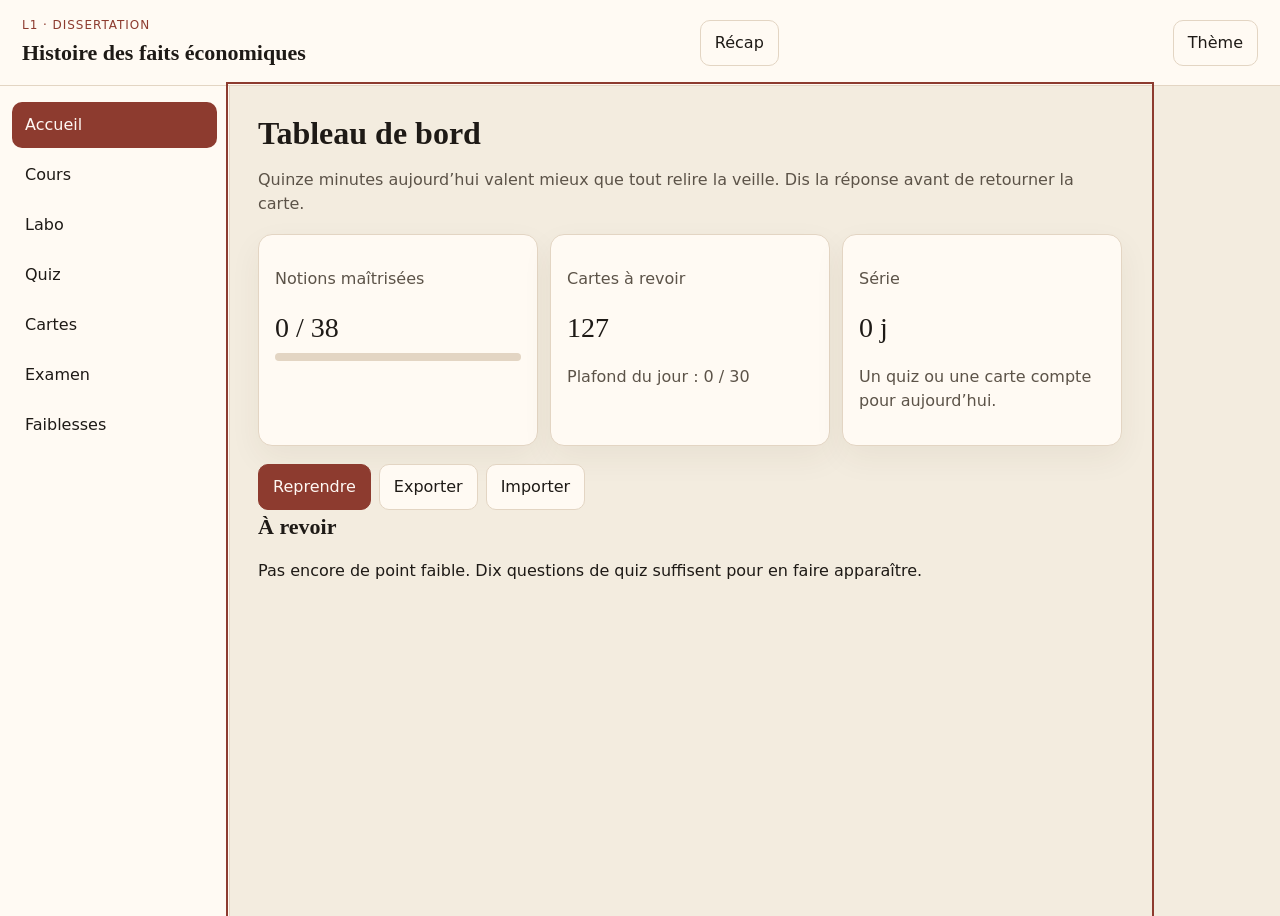
<file: revision.html>
<!DOCTYPE html>
<html lang="fr">
<head>
<meta charset="utf-8">
<meta name="viewport" content="width=device-width, initial-scale=1, viewport-fit=cover">
<title>Réviser — Histoire des faits économiques</title>
<script>
try {
  var th = localStorage.getItem('hfe-theme');
  if (th) document.documentElement.setAttribute('data-theme', th);
  else if (window.matchMedia && matchMedia('(prefers-color-scheme: dark)').matches) document.documentElement.setAttribute('data-theme', 'dark');
} catch (e) {}
</script>
<style>
:root {
  color-scheme: light;
  --bg: #f3ecdf;
  --paper: #fffaf3;
  --ink: #1e1a16;
  --muted: #5c5348;
  --line: #e3d5c3;
  --accent: #8d3b2f;
  --accent-ink: #fff8f4;
  --ok: #1d6b42;
  --ok-bg: #e5f4eb;
  --bad: #8d3b2f;
  --bad-bg: #f8e8e4;
  --warn: #8a5a12;
  --warn-bg: #f8efd8;
  --shadow: 0 12px 32px rgba(70, 44, 20, .06);
  --sans: "Segoe UI", system-ui, sans-serif;
  --serif: Palatino, "Palatino Linotype", "Iowan Old Style", Georgia, serif;
}
[data-theme="dark"] {
  color-scheme: dark;
  --bg: #141210;
  --paper: #211c17;
  --ink: #f4ecdf;
  --muted: #cbbba6;
  --line: #3c342c;
  --accent: #e39a86;
  --accent-ink: #211410;
  --ok: #9ed7b4;
  --ok-bg: #1a3326;
  --bad: #f0b2a6;
  --bad-bg: #3a221c;
  --warn: #e6c98a;
  --warn-bg: #3a2e18;
  --shadow: none;
}
* { box-sizing: border-box; }
html, body { margin: 0; padding: 0; }
html, body { max-width: 100%; overflow-x: hidden; }
body {
  font-family: var(--sans);
  background: var(--bg);
  color: var(--ink);
  line-height: 1.5;
  min-height: 100dvh;
  font-size: 16px;
  overflow-wrap: anywhere;
  padding-left: env(safe-area-inset-left);
  padding-right: env(safe-area-inset-right);
  -webkit-tap-highlight-color: transparent;
}
button, a, input, textarea, select { touch-action: manipulation; }
.skip {
  position: absolute; left: 12px; top: -40px; background: var(--accent); color: var(--accent-ink);
  padding: 8px 12px; z-index: 5;
}
.skip:focus { top: 12px; }
header.top {
  display: flex; justify-content: space-between; align-items: center; gap: 16px;
  padding: calc(16px + env(safe-area-inset-top)) 22px 16px; border-bottom: 1px solid var(--line); background: var(--paper);
}
.brand { display: flex; flex-direction: column; gap: 2px; }
.kicker { font-size: 12px; letter-spacing: .08em; text-transform: uppercase; color: var(--accent); margin: 0; }
header h1 { font-family: var(--serif); font-size: 22px; font-weight: 600; margin: 0; }
.layout { display: grid; grid-template-columns: 230px 1fr; min-height: calc(100dvh - 70px); }
.sidebar, .tabbar { background: var(--paper); }
.sidebar { border-right: 1px solid var(--line); padding: 16px 12px; }
.sidebar button, .tabbar button, .btn, .choice, .flip {
  font: inherit; color: inherit; background: transparent; border: 1px solid transparent;
  border-radius: 10px; cursor: pointer; text-align: left;
}
.sidebar button, .tabbar button {
  display: block; width: 100%; padding: 10px 12px; margin-bottom: 4px; min-height: 44px;
}
.sidebar button[aria-current="page"], .tabbar button[aria-current="page"] {
  background: var(--accent); color: var(--accent-ink);
}
main { padding: 28px 28px 48px; max-width: 920px; }
h2 { font-family: var(--serif); font-weight: 600; font-size: 32px; margin: 0 0 8px; line-height: 1.2; }
h3 { font-family: var(--serif); font-size: 22px; margin: 0 0 8px; }
.lead, .muted { color: var(--muted); }
.grid { display: grid; grid-template-columns: repeat(auto-fit, minmax(180px, 1fr)); gap: 12px; margin: 18px 0; }
.panel {
  background: var(--paper); border: 1px solid var(--line); border-radius: 14px;
  padding: 16px; box-shadow: var(--shadow);
}
.stat { font-family: var(--serif); font-size: 28px; margin: 4px 0; }
.row { display: flex; flex-wrap: wrap; gap: 8px; align-items: center; }
.btn {
  border-color: var(--line); background: var(--paper); padding: 10px 14px; min-height: 44px;
  text-decoration: none; display: inline-flex; align-items: center;
}
.btn.primary { background: var(--accent); color: var(--accent-ink); border-color: var(--accent); }
.btn[aria-pressed="true"] { background: var(--accent); color: var(--accent-ink); border-color: var(--accent); }
.btn.ok { background: var(--ok-bg); color: var(--ok); border-color: transparent; }
.btn.bad { background: var(--bad-bg); color: var(--bad); border-color: transparent; }
.track { display: block; height: 8px; background: var(--line); border-radius: 99px; overflow: hidden; flex: 1; }
.fill { display: block; height: 100%; background: var(--accent); }
.meter { display: grid; grid-template-columns: 150px 1fr auto; gap: 8px; align-items: center; margin: 8px 0; }
.notion { border-top: 1px solid var(--line); padding: 12px 0; }
.notion header { display: flex; justify-content: space-between; gap: 12px; align-items: center; }
.notion h3 { font-size: 18px; }
.tag { font-size: 12px; border-radius: 99px; padding: 2px 8px; background: var(--warn-bg); color: var(--warn); }
.piege { background: var(--warn-bg); border-radius: 10px; padding: 10px 12px; }
.exemple { border-left: 3px solid var(--accent); padding-left: 10px; }
.choice { display: block; width: 100%; border-color: var(--line); background: var(--paper); padding: 12px 14px; margin: 8px 0; min-height: 44px; }
.choice.good { background: var(--ok-bg); border-color: var(--ok); }
.choice.wrong { background: var(--bad-bg); border-color: var(--bad); }
.flip {
  display: block; width: 100%; min-height: 220px; background: var(--paper); border: 1px solid var(--line);
  border-radius: 16px; padding: 22px; text-align: left; box-shadow: var(--shadow);
}
.flip strong { font-family: var(--serif); font-size: 26px; font-weight: 600; display: block; margin-bottom: 8px; }
input[type="text"], input[type="search"], textarea, select {
  font: inherit; color: inherit; background: var(--paper); border: 1px solid var(--line);
  border-radius: 10px; padding: 10px 12px; width: 100%;
}
textarea, input, select { font-size: 16px; }
textarea { min-height: 280px; resize: vertical; }
input[type="range"] { width: 100%; accent-color: var(--accent); }
.toast {
  position: fixed; bottom: calc(84px + env(safe-area-inset-bottom)); left: 50%; transform: translateX(-50%);
  background: var(--ink); color: var(--bg); padding: 10px 14px; border-radius: 10px; z-index: 6;
}
.tabbar {
  display: none; position: fixed; left: 0; right: 0; bottom: 0; gap: 4px;
  overflow-x: auto; -webkit-overflow-scrolling: touch; border-top: 1px solid var(--line);
  padding: 6px max(6px, env(safe-area-inset-right)) calc(6px + env(safe-area-inset-bottom)) max(6px, env(safe-area-inset-left)); z-index: 4;
}
.tabbar button { width: auto; white-space: nowrap; margin: 0; }
.circles { display: flex; gap: 6px; flex-wrap: wrap; margin: 8px 0 14px; }
.dot { width: 16px; height: 16px; border-radius: 50%; background: var(--accent); display: inline-block; }
.dot.ghost { background: transparent; border: 1px dashed var(--muted); }
.clock.warn { color: var(--bad); font-weight: 700; }
:focus-visible { outline: 2px solid var(--accent); outline-offset: 2px; }
@media (max-width: 800px) {
  .layout { grid-template-columns: 1fr; }
  .sidebar { display: none; }
  .tabbar { display: flex; }
  main { padding: 20px 16px calc(108px + env(safe-area-inset-bottom)); }
  h2 { font-size: 26px; }
  .meter { grid-template-columns: 1fr; }
}
</style>
</head>
<body>
<a class="skip" href="#contenu">Aller au contenu</a>
<header class="top">
  <div class="brand">
    <p class="kicker">L1 · dissertation</p>
    <h1>Histoire des faits économiques</h1>
  </div>
  <a class="btn" href="recap.html">Récap</a>
  <button type="button" class="btn" data-act="theme" aria-label="Changer le thème clair ou sombre">Thème</button>
</header>
<div class="layout">
  <nav class="sidebar" aria-label="Sections"></nav>
  <main id="contenu" tabindex="-1"></main>
</div>
<nav class="tabbar" aria-label="Sections"></nav>
<div id="toast" class="toast" role="status" hidden></div>
<script id="cours-json" type="application/json">{"matiere":"Histoire des faits économiques","semestre":"L1","chapitres":[{"id":"ch1","titre":"Le Néolithique, une révolution économique et sociale","resume":"Le Néolithique fait passer l'humanité de la prédation à la production. Le climat (Brasseul, oasis de Childe) pousse au changement, mais Sahlins, Braidwood et North y lisent aussi un choix culturel : propriété, stock et domination de la nature.","notions":[{"id":"ch1-n1","terme":"Néolithique","definition":"Âge de la pierre nouvelle : on polit la pierre au lieu de seulement la tailler, et l'on passe à l'agriculture, à l'élevage et à la sédentarité.","explication_simple":"Le mot désigne un outil, le cours désigne un régime économique. Sans champs, troupeaux et villages, la définition est incomplète.","exemple":"Vers −8000 au Proche-Orient, les galets taillés cèdent la place à la pierre polie, et les groupes sèment des céréales au lieu de seulement les cueillir.","piege":"Définir le Néolithique uniquement par la pierre polie, sans agriculture ni sédentarité.","liees":["ch1-n2","ch1-n4"],"importance":3,"source":"cours"},{"id":"ch1-n2","terme":"Paléolithique et Mésolithique","definition":"Le Paléolithique est l'âge de la pierre ancienne, nomade, fondé sur la chasse et la cueillette. Le Mésolithique est la période du milieu, liée au réchauffement, avec des microlithes, l'arc et le filet.","explication_simple":"Ces deux âges servent de contraste. On y consomme tout de suite, on n'accumule pas.","exemple":"Le cours situe le Paléolithique environ de −150 000 à −12 000, et le Mésolithique de −12 000 à −8000, avec des décalages selon les régions.","piege":"Méso signifie milieu, pas micro. Les microlithes sont les petits outils. Ne pas développer Homo habilis et Homo erectus : la bipédie est bien antérieure, et ce n'est pas le sujet.","liees":["ch1-n1","ch1-n4"],"importance":2,"source":"cours"},{"id":"ch1-n3","terme":"Météo et climat","definition":"La météo se prévoit à court terme, de l'ordre de 72 heures. Le climat est une orientation longue, capable de transformer la faune et la flore.","explication_simple":"Le Néolithique répond à un changement de climat, pas à une mauvaise semaine.","exemple":"Une région qui passe de −20 °C à +5 °C en dix mille ans change de monde vivant, pas seulement de temps qu'il fait.","piege":"Appeler « météo » l'assèchement post-glaciaire.","liees":["ch1-n5"],"importance":2,"source":"cours"},{"id":"ch1-n4","terme":"Économie de subsistance et économie de production","definition":"La subsistance tue ou cueille et consomme aussitôt, sans stock. La production sème, élève, conserve et accumule.","explication_simple":"Le stock est le critère. Sans grenier ni troupeau reproducteur, il n'y a pas de richesse qui demeure.","exemple":"Le chasseur mange la bête le jour même. Le paysan remplit un silo et garde des bêtes pour qu'elles se reproduisent : plus le stock est gros, plus il est riche.","piege":"Présenter l'agriculture comme plus facile. Sahlins dit l'inverse.","liees":["ch1-n8","ch1-n11"],"importance":3,"source":"cours"},{"id":"ch1-n5","terme":"Thèse climatique de Brasseul","definition":"À la fin des glaciations, les plateaux et les plaines de l'Inde à la Méditerranée, avec un épicentre au Kurdistan et en Irak, deviennent plus secs. Le gibier se raréfie et les chasseurs doivent changer de mode de vie.","explication_simple":"Le Néolithique est d'abord, dans cette lecture, une échappatoire devant une nature moins généreuse.","exemple":"Le cours date cet assèchement d'environ 12 000 ans : moins de ressources, chasse plus longue, groupes affaiblis par le manque et la maladie.","piege":"Faire de la hausse démographique la cause initiale. Dans le cours, nourrir plus de monde est un effet, compris après coup.","liees":["ch1-n3","ch1-n6","ch1-n7"],"importance":3,"source":"cours"},{"id":"ch1-n6","terme":"Théorie des oasis","definition":"Gordon Childe, d'après Raphael Pumpelly : le réchauffement assèche l'Asie, hommes, bêtes et plantes se concentrent dans les zones encore humides, et cette promiscuité permet la domestication.","explication_simple":"On domestique parce qu'on est forcé de vivre à côté de l'animal, pas parce qu'on a d'abord eu l'idée abstraite de l'élever.","exemple":"Le cours place cette domestication entre 8000 et 9000 avant notre ère. Le chien, vers −12 000, est un cas à part : compagnon de chasse, enterré avec des humains. Le chat arrive avec les greniers et les rongeurs.","piege":"Présenter la théorie des oasis comme abandonnée par le cours. Elle est la version classique de la contrainte. Dire qu'elle a été discutée ensuite, pas qu'elle est « fausse » dans la bouche du professeur.","liees":["ch1-n5","ch1-n9"],"importance":3,"source":"cours"},{"id":"ch1-n7","terme":"Rôle des femmes dans le passage à l'agriculture","definition":"Le cours attribue aux femmes, moins prises par la chasse et chargées de nourrir les enfants, le passage des céréales sauvages, dont le blé, à une alimentation cultivée.","explication_simple":"La division du travail paléolithique (hommes à la chasse, femmes et enfants restés en arrière) se défait quand les troupeaux vivent près du camp.","exemple":"Brasseul reprend la même idée : les femmes cueillaient déjà, ce sont elles qui essaient de planter quand le gibier manque.","piege":"En faire une loi démontrée plutôt que la thèse du cours. La formuler comme l'hypothèse enseignée.","liees":["ch1-n5","ch1-n11"],"importance":2,"source":"cours"},{"id":"ch1-n8","terme":"Paradoxe de Sahlins","definition":"Marshall Sahlins montre que les chasseurs-cueilleurs travaillent moins longtemps pour se nourrir que les paysans. L'agriculture n'est donc pas adoptée parce qu'elle est plus légère.","explication_simple":"Le paradoxe oblige à chercher une contrainte ou un choix, pas un confort.","exemple":"Construire des enclos, garder le bétail et moissonner prend plus de temps que tuer une bête et la manger le jour même.","piege":"Citer Sahlins comme partisan de l'agriculture. Il sert à montrer que le choix est énigmatique.","liees":["ch1-n4","ch1-n9"],"importance":3,"source":"cours"},{"id":"ch1-n9","terme":"Thèse culturelle de Braidwood","definition":"Robert Braidwood lit le Néolithique comme une mutation intellectuelle : l'homme veut changer de vie, sélectionner les espèces et façonner l'espace, il ne fait pas que subir le climat.","explication_simple":"S'adapter ou disparaître ne suffit plus. Le cours ajoute une volonté.","exemple":"Le cochon obtenu à partir du sanglier, les champs et les villages : l'homme impose un milieu à la nature au lieu de seulement le parcourir.","piege":"Opposer Braidwood à Brasseul comme si le cours éliminait la contrainte. La copie forte tient les deux.","liees":["ch1-n5","ch1-n8","ch1-n10"],"importance":3,"source":"cours"},{"id":"ch1-n10","terme":"Première révolution économique selon North","definition":"Douglass North, dans Structure and Change in Economic History (1981), fait du Néolithique la première révolution économique : agriculture et propriété privée, bien avant l'industrie.","explication_simple":"Ce n'est plus un chapitre de préhistoire à côté de l'économie. C'est le premier changement de régime.","exemple":"En Mésopotamie, vers −9000 / −8000 dans le cours, chaque paysan a son champ et reste dessus, parce qu'un champ quitté est un champ perdu.","piege":"Réserver le mot « révolution économique » à 1760. Le cours l'emploie déjà pour le Néolithique, la révolution industrielle venant ensuite.","liees":["ch1-n9","ch1-n11"],"importance":3,"source":"cours"},{"id":"ch1-n11","terme":"Propriété, famille et stockage","definition":"La sédentarité fait apparaître le stock (silos, greniers, troupeaux), la propriété du champ et une famille liée à la maison et à l'héritage.","explication_simple":"On reste parce qu'il y a quelque chose à garder. La maison se cloisonne, le travail se divise entre paysans et artisans.","exemple":"Le grenier et la pièce séparée sont les signes matériels du cours : une richesse qui a un lieu, une vie domestique qui n'est plus le camp.","piege":"Écrire que la famille n'existait pas du tout. Le cours dit qu'elle n'existait pas comme unité liée à la terre et à la transmission.","liees":["ch1-n4","ch1-n10","ch1-n12"],"importance":3,"source":"cours"},{"id":"ch1-n12","terme":"Valeur, troc et pré-monnaie","definition":"La spécialisation oblige à comparer les biens. Le troc fait naître la notion de valeur, puis, dans le vocabulaire du cours, une pré-monnaie.","explication_simple":"Dès qu'on échange des objets différents, il faut une échelle : ceci vaut cela.","exemple":"Combien de poteries contre un mouton ? La question suffit à montrer la naissance de la valeur.","piege":"Dater les pièces d'or, d'argent ou de bronze du Néolithique. La monnaie frappée apparaît en Lydie au VIIe siècle avant notre ère. En copie, s'arrêter au troc et à la valeur.","liees":["ch1-n11","ch1-n13"],"importance":2,"source":"cours"},{"id":"ch1-n13","terme":"Hiérarchie, violence et défense du stock","definition":"Le stock crée de l'inégalité et quelque chose à défendre. Le cours lie à ce moment la hiérarchie, le profit, les traces de guerre et le passage du village à la ville.","explication_simple":"Qui possède le grain n'est plus l'égal de qui n'a que ses bras. Ce qui se vole se protège.","exemple":"Pointes de flèches et squelettes blessés par des armes sont les preuves archéologiques que le cours retient.","piege":"Faire naître en −8000 les armées permanentes et les villes-États. La révolution urbaine de Childe, avec cités et écriture, se place au IVe millénaire. Présenter une chaîne, pas un seul jour.","liees":["ch1-n11","ch1-n12"],"importance":2,"source":"cours"}],"exercices_types":[{"id":"ex-ch1-diss","intitule":"Dissertation : Le Néolithique, une révolution économique et sociale (ou : Pourquoi cela s'est-il passé ?)","donnees":{"sujet":"Le Néolithique, une révolution économique et sociale","problematique":"Le Néolithique est-il une échappatoire subie face au climat, ou une révolution voulue qui fait passer l'humanité de la subsistance à la production ?"},"etapes":["Accroche sur la pierre polie, puis définition : agriculture, élevage, sédentarité.","Annoncer les deux lectures, contrainte et choix, sans en éliminer une.","I. Brasseul, climat contre météo, raréfaction, théorie des oasis, femmes et céréales.","II. Sahlins (c'est plus de travail), Braidwood, North 1981, sélection du cochon, champs.","III. Stock, propriété, famille, division du travail, valeur. Sans dater la monnaie frappée ni les villes-États de −8000.","Conclure : subi dans ses causes, voulu dans ses formes, premier changement de régime économique."],"resultat":"Copie qui répond aux deux intitulés du thème et qui ne transforme pas la pré-monnaie en pièces lydiennes.","notions_mobilisees":["ch1-n1","ch1-n4","ch1-n5","ch1-n6","ch1-n8","ch1-n9","ch1-n10","ch1-n11","ch1-n12"]}]},{"id":"ch2","titre":"Comment une épidémie peut mettre à mal une économie","resume":"La peste de 1347 s'inscrit dans une crise générale du XIVe siècle. Elle casse la production et l'impôt, mais elle renchérit le travail, réduit l'écart de richesse et pousse les rois à réguler salaires et prix.","notions":[{"id":"ch2-n1","terme":"Crise générale et séculaire","definition":"Le XIVe siècle n'est pas une seule mauvaise année. C'est une crise longue, qui se décline en crises particulières : 1315-1317, 1347, 1370-1380, plus la guerre.","explication_simple":"Dire « la peste » sans le siècle, c'est rater le sujet. La faim et la guerre sont déjà là.","exemple":"La prière du moine copiste, « De la faim, de la peste, de la guerre, libère-nous, Seigneur », résume les trois fléaux que le cours tient ensemble.","piege":"Fondre 1315, 1347 et 1370 en une seule date.","liees":["ch2-n2","ch2-n3"],"importance":3,"source":"cours"},{"id":"ch2-n2","terme":"Crise alimentaire de 1315-1317","definition":"Crise de récolte limitée à l'Europe du Nord, due à des intempéries, avant la peste noire. Les corps affaiblis ouvrent la porte aux épidémies.","explication_simple":"C'est la première pointe du siècle, pas encore le bacille de 1347.","exemple":"Gilles Le Muisit, abbé de Saint-Martin de Tournai, décrit intempéries et famine. À Ypres, en 1316, environ un dixième de la population meurt en quelques mois.","piege":"Étendre cette famine à toute l'Europe du Sud. Le cours la limite au Nord.","liees":["ch2-n1"],"importance":2,"source":"cours"},{"id":"ch2-n3","terme":"Peste noire et mortalité","definition":"Grande Peste à partir de 1347. Bubons, mort en environ trois jours, survie inférieure à 0,5 % une fois le mal déclaré. Froissart parle du tiers de l'Europe. Quatorze retours jusqu'en 1415.","explication_simple":"Le choc démographique est le moteur de tous les effets économiques qui suivent.","exemple":"Boccace, dans le Décaméron, décrit les bubons à l'aine et à l'aisselle. Hambourg est cité pour une perte de l'ordre de 80 %, Paris pour environ la moitié.","piege":"Écrire 0,05 % de survie : c'est une virgule mal entendue. Retenir moins de 0,5 %.","liees":["ch2-n1","ch2-n6"],"importance":3,"source":"cours"},{"id":"ch2-n4","terme":"Haine de classe, pogroms et révoltes","definition":"La peste nourrit la recherche de coupables : haine entre riches et pauvres, accusations contre les juifs, pogroms. Elle s'ajoute aux révoltes de 1358 et à celles des années 1370-1380.","explication_simple":"Le traumatisme n'est pas seulement le nombre de morts. C'est la chasse au responsable.","exemple":"Jacquerie de 1358, brève, autour de Paris : plusieurs centaines de morts du côté des seigneurs, environ 20 000 dans la répression. Au même moment, Étienne Marcel à Paris.","piege":"Écrire que la peste « cause » mécaniquement chaque révolte. Le cours dit qu'elle s'ajoute à la faim et à la guerre.","liees":["ch2-n1","ch2-n3"],"importance":2,"source":"cours"},{"id":"ch2-n5","terme":"Caffa ou Tana","definition":"Le récit de Caffa (1346, Djanibeg, cadavres catapultés, navires génois et vénitiens) repose sur Gabriele de' Mussi, source unique, indirecte et tardive. L'hypothèse alternative fait entrer la peste par le commerce à Tana, aujourd'hui Azov, dès 1345.","explication_simple":"Accuser Caffa, c'est accuser la guerre et l'étranger. Admettre Tana, c'est admettre que les échanges de temps de paix transportent le fléau.","exemple":"Les puces quittent le corps dès la mort : des cadavres catapultés ne portent plus le vecteur. L'argument biologique du cours suffit à ne pas réciter Caffa comme un fait.","piege":"Raconter le catapultage comme un événement certain. Le cours passe son temps à le démonter.","liees":["ch2-n3","ch2-n6"],"importance":3,"source":"cours"},{"id":"ch2-n6","terme":"Désastre économique immédiat","definition":"À court terme, la peste casse la production et la demande, augmente la monnaie par survivant, fait baisser les rentes foncières et rétrécit l'impôt.","explication_simple":"Moins de bras dans les champs, moins de bouches qui achètent, moins de contribuables, des terres sans locataire.","exemple":"Le cours retient pour l'Angleterre 3,8 millions d'habitants avant la peste et 1,7 million de morts, donc un trou fiscal qui pousse à chercher des amendes.","piege":"Attribuer une citation mot à mot à « R. Beard » ou « R. Brard ». Le nom entendu correspond vraisemblablement à Robert Braid. Apprendre les cinq effets, ne pas inventer le livre.","liees":["ch2-n3","ch2-n9"],"importance":3,"source":"cours"},{"id":"ch2-n7","terme":"Retournement de l'ordre social","definition":"La rareté de la main-d'œuvre permet aux survivants des métiers de vivre au-dessus de ce que les élites jugent acceptable : salaires doubles ou triples, viande fraîche, conditions dictées par l'ouvrier.","explication_simple":"Moins de concurrence entre travailleurs, plus de pouvoir de négociation. Le maître paie le prix fort pour finir le chantier.","exemple":"Formule du cours : l'ouvrier réclame deux fois plus pour travailler trois fois moins, et menace de partir ailleurs. Jean II constate qu'on peut vivre en ne travaillant que deux jours par semaine.","piege":"Croire que la hausse des prix du pain appauvrit forcément l'ouvrier. Le cours dit que son salaire a assez monté pour qu'il achète quand même.","liees":["ch2-n8","ch2-n9","ch2-n11"],"importance":3,"source":"cours"},{"id":"ch2-n8","terme":"Moralistes du salaire","definition":"Langland, Gower et le chanoine de Leicester décrivent comme un scandale le nouveau niveau de vie ouvrier : viande fraîche, vin, lait, fromage, refus d'obéir.","explication_simple":"Ces textes ne mesurent pas le salaire. Ils disent l'inversion des valeurs aux yeux des élites.","exemple":"William Langland, Pierre le laboureur : on lâche le lard pour la viande fraîche. John Gower : les classes laborieuses exigent pour leur ventre ce qu'exige un seigneur, et « les bons vieux temps sont anéantis ».","piege":"Écrire « Peine le laboureur » ou « Gowen ». Leicester désigne Henry Knighton, chanoine augustinien. « Rochester » reste, dans le cours, un chroniqueur dont l'identité n'est pas sûre.","liees":["ch2-n7"],"importance":2,"source":"cours"},{"id":"ch2-n9","terme":"Plafonnement des salaires et des prix","definition":"Après la peste, les autorités fixent salaires et prix au niveau d'avant le choc, obligent à accepter le travail et limitent la mobilité.","explication_simple":"Le pouvoir politique entre dans le marché du travail pour sauver l'ordre social, pas seulement pour « aider l'économie ».","exemple":"Édouard III en juin 1349 (gages de 1346), statut anglais de 1351, Statut de Cambridge en 1388. Raymond d'Agoult, sénéchal de Provence, en 1348, bloque le prix de 16 types de chaussures, 14 vêtements, 9 volailles et 15 coupes de viande, et punit de la main coupée la négociation collective. Jean II : ordonnance que le cours date de 1354.","piege":"Dire que ces lois ont réussi. Le cours dit qu'elles sont contournées. Ne pas se battre sur 1351 : les historiens datent souvent l'ordonnance parisienne du 30 janvier 1351, le cours dit 1354.","liees":["ch2-n6","ch2-n7","ch2-n10"],"importance":3,"source":"cours"},{"id":"ch2-n10","terme":"Contournement par le paiement en nature","definition":"Le salaire légal reste celui d'avant la peste, mais l'employeur ajoute du blé ou une part de récolte. L'affichage respecte la loi, le revenu réel non.","explication_simple":"C'est la preuve, dans le cours, que l'ordonnance ne ramène pas l'ancien monde.","exemple":"Le moissonneur de Knighton demande à être payé en argent ou en nature. En Provence, le blocage des prix laisse la même porte ouverte.","piege":"Oublier la nature et conclure que le roi a gelé le niveau de vie.","liees":["ch2-n7","ch2-n9"],"importance":2,"source":"cours"},{"id":"ch2-n11","terme":"Nivellement des fortunes","definition":"Walter Scheidel et Guido Alfani : les mortalités de masse réduisent la concentration de la richesse. En Italie, la part des 10 % les plus riches passe de 65 % à 50 % vers 1350, et ce niveau dure environ deux siècles.","explication_simple":"La peste ne crée pas une société d'égaux. Elle réduit un écart, et les rois jugent cette réduction scandaleuse.","exemple":"Décret florentin du 9 octobre 1348 : beaucoup de citoyens sont devenus pauvres, certains pauvres sont devenus riches. Des femmes reprennent aussi l'activité du mari mort.","piege":"Écrire que les inégalités disparaissent. 50 %, ce n'est pas un partage égal. La concentration remonte du XVIe au XVIIIe siècle.","liees":["ch2-n7","ch2-n12"],"importance":3,"source":"cours"},{"id":"ch2-n12","terme":"Rebond et régulation politique","definition":"Catastrophe de court terme, la peste est aussi le moment où le pouvoir prend l'habitude de réguler l'économie. Il faut plus de deux siècles et demi pour retrouver la population d'avant.","explication_simple":"La conclusion du cours refuse le « désastre » seul. Le choc transforme la fin du Moyen Âge.","exemple":"Les plafonds échouent en partie, mais ils disent une nouveauté : le roi fixe le prix du travail. La population, elle, met plus de 250 ans à se refaire.","piege":"Finir sur le deuil sans le rebond, ou sur le rebond sans le trou démographique.","liees":["ch2-n6","ch2-n9","ch2-n11"],"importance":3,"source":"cours"}],"exercices_types":[{"id":"ex-ch2-diss","intitule":"Dissertation : Comment une épidémie peut mettre à mal une économie ?","donnees":{"sujet":"Comment une épidémie peut mettre à mal une économie ?","problematique":"La peste est-elle seulement un désastre de court terme, ou un choc qui redistribue, force le pouvoir à réguler et prépare un rebond ?"},"etapes":["Accroche : la prière du moine, faim, peste, guerre.","I. Trois pointes (1315, 1347, 1370), Froissart, villes, Jacquerie.","II. Caffa démonté, Tana et le commerce, puis les cinq effets immédiats (production, demande, monnaie par tête, rentes, impôt).","III. Salaires et moralistes, ordonnances, paiement en nature, Scheidel et Alfani (65 % à 50 %).","Conclure en deux temps : catastrophe démographique de plus de deux siècles et demi, et transformation du rôle politique."],"resultat":"Copie qui ne répond pas seulement « oui, c'est un désastre » et qui ne raconte pas Caffa comme un fait sûr.","notions_mobilisees":["ch2-n1","ch2-n3","ch2-n5","ch2-n6","ch2-n7","ch2-n9","ch2-n11","ch2-n12"]}]},{"id":"ch3","titre":"La population française sous l'Ancien Régime","resume":"Du XVIe au XVIIIe siècle, la population française augmente lentement, de 15-18 à environ 22 millions, parce que les crises la cassent. Elle est jeune, rurale à 80 %, mariée tard, et la mort des enfants règle le nombre des adultes.","notions":[{"id":"ch3-n1","terme":"Niveaux de population, 1500-1740","definition":"Vers 1500, 15 à 18 millions d'habitants ; vers 1600, 16 à 20 ; vers 1700, environ 21 ; vers 1740, environ 22. On compte les feux et l'on multiplie par environ quatre personnes.","explication_simple":"La fourchette large vient de la méthode, pas d'un mystère. La hausse est réelle et modeste.","exemple":"Un feu, c'est une maison d'où sort de la fumée. Quatre personnes par feu donnent l'ordre de grandeur du royaume.","formule":"habitants ≈ nombre de feux × 4","variables":{"4":"Coefficient moyen de personnes par feu retenu par le cours","feux":"Maisons occupées, repérées par la fumée"},"piege":"Remplacer en copie les 22 millions de 1740 par 24,6. Ce dernier chiffre est la reconstitution de l'INED sur le territoire actuel. Dire « le cours retient environ 22 millions ».","liees":["ch3-n2","ch3-n6"],"importance":3,"source":"cours"},{"id":"ch3-n2","terme":"Croissance heurtée et impossibilité de prévoir","definition":"La population augmente sur le long terme, mais peut perdre deux à trois millions de personnes en trois ou quatre ans. On ne se projette pas.","explication_simple":"Lente ne veut pas dire immobile. Cassée ne veut pas dire stagnante.","exemple":"Le cours oppose un ministère actuel, capable de fermer des classes parce qu'il prévoit 1,5 million d'élèves en moins, à un royaume où l'on ne sait pas si l'on sera vivant dans huit jours.","piege":"Conclure à la stagnation. La première phrase imposée par le cours est d'abandonner cette idée.","liees":["ch3-n1","ch3-n12"],"importance":3,"source":"cours"},{"id":"ch3-n3","terme":"Densités et monde rural","definition":"Autour de 1700, plus de 80 à 90 hab/km² près de Lille, Amiens, Rouen, Alençon, Caen et Paris ; moins de 40 en Sologne, Alsace, Provence, Alpes et Poitou ; 40 à 60 ailleurs. 80 % de la population est rurale.","explication_simple":"Le royaume n'a pas une densité. Il a des raisons locales : mer, moustiques, frontière, marais, étangs.","exemple":"Sologne, environ 1 500 étangs. Paris, 530 000 habitants. Vingt villes seulement dépassent 30 000. La France n'est urbaine à 50 % que vers 1938, avec environ un siècle et demi de décalage sur l'Angleterre.","piege":"Citer les villes sans les 80 % de ruraux. Le contraste est le sujet.","liees":["ch3-n4","ch3-n6"],"importance":3,"source":"cours"},{"id":"ch3-n4","terme":"Migrations d'Ancien Régime","definition":"Migrations définitives vers les villes, saisonnières vers les ports, permanentes et mal vues (mendiants, colporteurs, déserteurs), de formation (compagnons du devoir) et conjoncturelles (guerre, religion).","explication_simple":"Le village n'est pas fermé. Une partie du sujet d'examen peut porter seulement là-dessus.","exemple":"Les domestiques finistériens sont recherchés à Paris parce qu'ils parlent breton et ne comprennent pas la conversation française. Les dragonnades déplacent ou chassent pour motif religieux.","piege":"Réduire la migration à l'exode rural du XIXe siècle. Le cours la décrit dès l'Ancien Régime.","liees":["ch3-n3","ch3-n9"],"importance":2,"source":"cours"},{"id":"ch3-n5","terme":"Structure par âge et par sexe","definition":"En 1740, environ 40 % de moins de 20 ans, 50 % d'adultes de 20 à 60 ans, 9 % de 60 ans et plus. Un peu plus de garçons à la naissance, plus de femmes après 50 ans.","explication_simple":"C'est une population jeune. Les vieux sont une petite minorité, comme dans un pays pauvre d'aujourd'hui, pas comme dans la France actuelle.","exemple":"Environ 511 garçons pour 500 filles à la naissance. La surmortalité des garçons entre 0 et 1 an rééquilibre. Après 50 ans, les femmes dominent, les hommes mourant plutôt d'accidents, les femmes en couches plus tôt.","piege":"Dire que l'on mourait à 25 ou 40 ans comme si personne ne dépassait cet âge. Louis XIV meurt à 76 ans, Voltaire à 84 : ce sont des exceptions que le cours cite pour qu'on ne les prenne pas pour la règle.","liees":["ch3-n11","ch3-n13"],"importance":3,"source":"cours"},{"id":"ch3-n6","terme":"Ménage de 4,5 personnes et les trois idées à abandonner","definition":"Le ménage moyen compte environ 4,5 personnes. Il est complexe (deuils, remariages, neveux) mais pas nombreux. Le célibat urbain est massif.","explication_simple":"Trois phrases de conclusion : pas de stagnation, pas de maisonnée géante, pas de mariage universel.","exemple":"Le cours cite Rouen : 35 % des ménages y sont des ménages de célibataires. La famille conjugale, ce sont les parents et les enfants mineurs, avec des familles élargies plutôt dans le sud.","piege":"Transformer les 35 % de Rouen en moyenne du royaume. C'est un exemple urbain du cours.","liees":["ch3-n1","ch3-n7"],"importance":3,"source":"cours"},{"id":"ch3-n7","terme":"Mariage tardif et frein malthusien","definition":"On se marie tard, souvent autour de 25 ans et au-delà. Malthus fournit au cours l'idée qu'il ne faut pas avoir d'enfants que l'on ne peut pas nourrir : reculer le mariage limite la fécondité.","explication_simple":"Le mariage est déjà une politique démographique. Moins d'années entre les noces et la ménopause, moins d'enfants.","exemple":"Fin XVIIe : environ 27-28 ans pour les garçons, 25-26 ans pour les filles des villes. Ménopause vers 40 ans. Allaitement d'environ deux ans. Le cours compte environ sept naissances en quinze ans. Célibat définitif : 7 % vers 1660-1664, environ 10 % à la veille de la Révolution.","piege":"Écrire « Mastus ». Le nom est Malthus. Hajnal est un cadrage postérieur : ne le citer que si on le nomme comme tel.","liees":["ch3-n6","ch3-n8","ch3-n10"],"importance":3,"source":"cours"},{"id":"ch3-n8","terme":"Terre, héritage et cadets","definition":"Dans la France rurale, on se marie quand on peut s'installer, le plus souvent à la mort du père. Le cadet reste célibataire sur l'exploitation, entre dans les ordres ou dans l'armée.","explication_simple":"Pas de terre, pas de mariage, pas d'enfants. L'économie commande la nuptialité.","exemple":"Formule d'Alain Bideau retenue par le cours : seuls ceux qui peuvent s'installer, le plus souvent à la mort du père, accèdent au mariage.","piege":"Oublier les trois issues du cadet et parler seulement de l'aîné.","liees":["ch3-n7","ch3-n9"],"importance":3,"source":"cours"},{"id":"ch3-n9","terme":"Endogamie, homogamie et hypergamie","definition":"Endogamie : on se marie dans la paroisse, à 1,5 ou 2 km. Homogamie : même condition sociale. Hypergamie : montée par le mariage, servante épousée par le maître, ou fille de bourgeois épousée par un noble.","explication_simple":"Le choix du conjoint est surveillé. La paroisse de l'épouse est le lieu où les secrets se disent.","exemple":"Entre 1740 et 1789, 68 % des mariages unissent deux habitants de la même paroisse. Au XVIIe siècle, 65 % des mariages ont lieu le lundi. L'Église interdit les cousins germains (quatrième degré), l'Avent et le Carême.","piege":"Réciter les anecdotes génétiques du Finistère et de Crozon comme des preuves médicales. Un exemple d'endogamie géographique suffit.","liees":["ch3-n7","ch3-n8"],"importance":2,"source":"cours"},{"id":"ch3-n10","terme":"Natalité et obstacles à la fécondité","definition":"La fécondité est forte mais freinée par l'allaitement, la stérilité, les infections, la mort du conjoint, le coït interrompu et la brièveté des unions, environ quinze ans.","explication_simple":"Beaucoup de naissances ne veut pas dire beaucoup d'adultes. Les obstacles sont dans le corps et dans le calendrier du couple.","exemple":"Les trois quarts des femmes, dans le cours, ont une aménorrhée d'environ deux ans pendant l'allaitement. La femme du peuple se relève le lendemain ; la noble garde le lit et envoie l'enfant en nourrice.","piege":"Écrire 0,01 % de naissances illégitimes. L'INED donne environ 1 % en 1740-1749 et 2 % vers 1780. Le cours a raison sur le contraste : bas dans les campagnes, plus haut en ville (un ordre de 12 % est cité, gonflé par l'abandon).","liees":["ch3-n7","ch3-n11"],"importance":3,"source":"cours"},{"id":"ch3-n11","terme":"Mortalité ordinaire et mortalité infantile","definition":"Environ 30 décès pour 1 000 habitants, contre environ 9 aujourd'hui. Entre 1740 et 1789, 280 nouveau-nés sur 1 000 meurent avant un an. La misère aggrave encore ce risque.","explication_simple":"On baptise le jour même parce que l'enfant est un mort en puissance. Il n'est sorti d'affaire que vers 15 ans.","exemple":"À Chartres, les chanoines meurent vers 72 ans, les salariés vers 49 ans. Dans le Thymerais (1785-1791), sur 1 000 enfants, 597 laboureurs et 515 journaliers vivent encore à 15 ans. Goubert : deux enfants pour faire un adulte. Ariès : pas d'« enfant roi ».","formule":"mortalité infantile 1740-1789 = 280/1000","variables":{"280/1000":"Part des nouveau-nés morts avant un an dans le cours","30/1000":"Taux brut de mortalité retenu pour l'Ancien Régime","9/1000":"Ordre de grandeur actuel cité par le cours"},"piege":"Mélanger mort endogène (accouchement, tétanos ombilical) et mort exogène (diarrhée, froid, accidents, nourrice) sans les distinguer. Le cours cite jusqu'à 90 % de morts chez la nourrice pour les enfants abandonnés : exemple oral, pas moyenne de tous les nourrissons.","liees":["ch3-n5","ch3-n10","ch3-n13"],"importance":3,"source":"cours"},{"id":"ch3-n12","terme":"Mortalité extraordinaire et débat sur la famine","definition":"Les crises multiplient les sépultures par quatre ou cinq, font chuter mariages et naissances, et durent de six mois à deux ans. Goubert et Meuvret y voient la faim après la hausse du pain. Chaunu et Baehrel y voient les épidémies sur des corps affaiblis.","explication_simple":"Les deux thèses ne mesurent pas la même chose. L'une suit le prix du grain. L'autre suit la cause écrite de la mort.","exemple":"Été pourri, pain trop cher, les pauvres empruntent un an et ne peuvent pas emprunter une seconde fois : disette, puis famine, chez Goubert et Meuvret. Côte, bocage et forêt empêchent, selon Chaunu, de mourir le ventre vide.","piege":"Écrire « Bacherel ». C'est René Baehrel, 1962. Ne pas dire que Goubert a menti parce qu'il était communiste : le cours demande de connaître l'orientation des auteurs et de les confronter.","liees":["ch3-n2","ch3-n11"],"importance":3,"source":"cours"},{"id":"ch3-n13","terme":"Médecine d'Ancien Régime","definition":"Peu de médecins, formés sans vraie expérimentation, et des chirurgiens encore proches des barbiers. On saigne, on purge, on opère sans anesthésie.","explication_simple":"La médecine accompagne le régime démographique. Elle ne le renverse pas avant le XIXe siècle.","exemple":"Le cours compte environ 2 000 médecins en 1786. Fistule de Louis XIV opérée en 1686 sans anesthésie. Les chirurgiens de l'époque napoléonienne se vantent d'amputer une jambe en une minute et demie.","piege":"Faire de ces chiffres une statistique nationale silencieuse. Les dire comme les repères du cours.","liees":["ch3-n11"],"importance":1,"source":"cours"}],"exercices_types":[{"id":"ex-ch3-diss","intitule":"Dissertation : La population française sous l'Ancien Régime","donnees":{"sujet":"La population française sous l'Ancien Régime","problematique":"Cette population est-elle stagnante, nombreuse dans ses foyers et universellement mariée, ou un régime jeune et rural, à croissance lente, réglé par le mariage tardif et la mort ?"},"etapes":["Casser d'entrée les trois idées reçues, puis les démontrer.","I. 15-18 millions vers 1500, environ 22 vers 1740, feux × 4, pertes de 2 à 3 millions en quelques années.","II. Densités, 80 % de ruraux, Paris 530 000, migrations, pyramide 40/50/9, ménage de 4,5.","III. Malthus et Bideau, endogamie, mortalité infantile à 280 pour 1 000, Goubert contre Chaunu et Baehrel.","Conclure sur l'impossibilité de se projeter et sur le XIXe siècle comme seuil médical."],"resultat":"Copie qui contient les trois abandons du cours et qui ne récite ni 0,01 % d'illégitimes ni le décompte faux des enfants d'Anne de Bretagne.","notions_mobilisees":["ch3-n1","ch3-n2","ch3-n3","ch3-n6","ch3-n7","ch3-n8","ch3-n11","ch3-n12"]}]}],"a_verifier":["Monnaie frappée en or, argent ou bronze : les cahiers la placent à la fin du Néolithique. C'est un anachronisme (Lydie, VIIe siècle av. J.-C.). En copie, s'arrêter au troc et à la notion de valeur.","Villes, armées permanentes et cités-États ne datent pas de −8000. La révolution urbaine de Childe se place au IVe millénaire. Le cours les enchaîne trop vite.","« R. Beard » et « R. Brard » sont vraisemblablement Robert Braid, auteur d'un article sur les ordonnances du travail (« Et non ultra », 2003). Ne pas lui attribuer une citation inventée. Les cinq effets économiques sont ceux du cours.","« Rochester » : identité non établie. Leicester = Henry Knighton, chanoine augustinien.","Ordonnance de Jean II : les deux cahiers disent 1354. Les historiens citent surtout le 30 janvier 1351, pour la vicomté de Paris. Suivre 1354 devant le professeur.","Survie une fois les bubons déclarés : retenir moins de 0,5 %, pas 0,05 %.","Angleterre : 3,8 millions d'habitants et 1,7 million de morts sont les chiffres du cours, pas le seul consensus.","Population de 1740 : le cours dit environ 22 millions. L'INED reconstitue environ 24,6 millions sur le territoire actuel.","Naissances illégitimes : le cahier écrit 0,01 %, incohérent. INED : environ 1 % en 1740-1749, environ 2 % vers 1780. Le cours cite un ordre de 12 % en ville, gonflé par l'abandon : à présenter comme contraste, pas comme taux unique.","35 % de ménages célibataires à Rouen, 90 % de morts chez la nourrice pour les enfants abandonnés, environ 2 000 médecins en 1786 : exemples oraux du cours, pas des moyennes nationales à généraliser sans le dire.","Anne de Bretagne : ne pas réciter « mariée à 12 ans, 8 enfants puis 7 ». Née en 1477, mariée vers 14 ans ; deux filles survivent avec Louis XII, Claude et Renée.","Lecture politique Goubert-Meuvret (PCF) contre Chaunu-Baehrel (anticommunistes) : clé orale du cours pour confronter les auteurs. Ne pas la transformer en procès.","« Bacherel » = René Baehrel ; « Mastus » = Malthus ; « Peine le laboureur » = Pierre le laboureur, de William Langland.","Bipédie et ordre Homo habilis / Homo erectus : le cahier est confus et le développement est hors sujet pour la dissertation."]}</script>
<script>
const COURS = JSON.parse(document.getElementById('cours-json').textContent);
const KEY = 'hfe-revision-v1';
const SECTIONS = [
  ['accueil', 'Accueil'],
  ['cours', 'Cours'],
  ['labo', 'Labo'],
  ['quiz', 'Quiz'],
  ['cartes', 'Cartes'],
  ['examen', 'Examen'],
  ['faiblesses', 'Faiblesses']
];
const INTERVAL = { 1: 1, 2: 2, 3: 4, 4: 8, 5: 16 };

const EXAMENS = [
  {
    id: 't1a', chapitre: 'ch1',
    sujet: 'Pourquoi cela s’est-il passé ?',
    cadre: 'Le sujet vise le Néolithique. Définis-le, puis explique les causes.',
    problematique: 'Le Néolithique est-il une échappatoire subie face au climat, ou une révolution voulue qui fait passer l’humanité de la subsistance à la production ?',
    plan: [
      'I. Contrainte : climat (pas la météo), Brasseul, raréfaction, théorie des oasis.',
      'II. Choix : Sahlins, Braidwood, North (1981) et la propriété.',
      'III. Révolution : stock, famille, division du travail, valeur — sans dater la monnaie frappée de −8000.'
    ],
    checks: [
      'Je définis le Néolithique par l’agriculture, l’élevage et la sédentarité, pas seulement par la pierre polie.',
      'Je distingue le climat de la météo.',
      'Je place Brasseul (Kurdistan / Irak, vers −12 000) et l’oasis de Childe.',
      'J’utilise Sahlins pour montrer que l’agriculture prend plus de temps.',
      'Je tiens ensemble Braidwood et North avec la contrainte, sans en supprimer une.',
      'J’explique le stock, la propriété et la famille liée à la terre.',
      'Je parle de troc et de valeur, sans dater les pièces d’or du Néolithique.',
      'Je ne fais pas naître les villes-États et les armées permanentes en −8000.'
    ]
  },
  {
    id: 't1b', chapitre: 'ch1',
    sujet: 'Le Néolithique, une révolution économique et sociale',
    cadre: 'Même dossier que « Pourquoi cela s’est-il passé ? ». Ici, insiste sur le changement de régime.',
    problematique: 'En quoi le passage de la prédation à la production, à la propriété et à la hiérarchie constitue-t-il une révolution, et pas seulement un changement d’outil ?',
    plan: [
      'I. Le point de départ : subsistance nomade, puis la pression du climat.',
      'II. Pourquoi ce n’est pas un simple progrès technique : Sahlins, culture, North.',
      'III. Ce qui change dans l’économie et la société : stock, propriété, métiers, valeur.'
    ],
    checks: [
      'Je définis le Néolithique par l’agriculture, l’élevage et la sédentarité, pas seulement par la pierre polie.',
      'Je distingue le climat de la météo.',
      'Je place Brasseul (Kurdistan / Irak, vers −12 000) et l’oasis de Childe.',
      'J’utilise Sahlins pour montrer que l’agriculture prend plus de temps.',
      'Je tiens ensemble Braidwood et North avec la contrainte, sans en supprimer une.',
      'J’explique le stock, la propriété et la famille liée à la terre.',
      'Je parle de troc et de valeur, sans dater les pièces d’or du Néolithique.',
      'Je ne fais pas naître les villes-États et les armées permanentes en −8000.'
    ]
  },
  {
    id: 't2', chapitre: 'ch2',
    sujet: 'Comment une épidémie peut mettre à mal une économie ?',
    cadre: 'Le cas du cours est la peste du XIVe siècle. Ne réponds pas seulement « oui, c’est un désastre ».',
    problematique: 'La peste noire est-elle seulement une catastrophe qui interrompt la production, ou un choc qui bouleverse le travail, les inégalités et le rôle du pouvoir ?',
    plan: [
      'I. Crise générale : 1315-1317, 1347, 1370-1380, guerre, révoltes.',
      'II. Caffa discuté, Tana et le commerce, puis les cinq effets immédiats.',
      'III. Salaires, ordonnances contournées, Scheidel et Alfani (65 % à 50 %).'
    ],
    checks: [
      'Je distingue les trois pointes (1315, 1347, 1370) au lieu de tout dater de 1348.',
      'Je cite Boccace ou Froissart avec ce qu’ils servent à prouver.',
      'Je démonte Caffa (source unique, puces) et j’oppose Tana, le commerce.',
      'J’énonce les cinq effets : production, demande, monnaie par tête, rentes, impôt.',
      'J’explique pourquoi l’ouvrier devient cher et exigeant.',
      'Je cite une ordonnance (Édouard III, Jean II ou Agoult) et le contournement en nature.',
      'Je donne 65 % à 50 % pour les 10 % les plus riches, sans dire que les classes disparaissent.',
      'Je conclus en deux temps : trou démographique de plus de deux siècles et demi, et régulation politique.'
    ]
  },
  {
    id: 't3', chapitre: 'ch3',
    sujet: 'La population française sous l’Ancien Régime',
    cadre: 'Trois idées à casser : stagnation, maisonnées énormes, mariage universel.',
    problematique: 'Cette population est-elle une masse stagnante et universellement mariée, ou un régime jeune, rural, à croissance lente, réglé par le mariage tardif et la mort ?',
    plan: [
      'I. De 15-18 millions vers 1500 à environ 22 millions vers 1740, avec des cassures de 2 à 3 millions.',
      'II. 80 % de ruraux, densités, migrations, pyramide 40/50/9, ménage de 4,5.',
      'III. Malthus, Bideau, 280 ‰, débat Goubert-Meuvret contre Chaunu-Baehrel.'
    ],
    checks: [
      'Je donne les ordres de grandeur du cours et la méthode des feux × 4.',
      'Je refuse la stagnation : la hausse est réelle et heurtée.',
      'Je place les 80 % de ruraux et un contraste de densité avec sa raison.',
      'Je donne 4,5 personnes par ménage et le célibat, pas la maisonnée de dix.',
      'J’explique le mariage tardif par Malthus et par la terre (Bideau).',
      'Je cite 280 pour 1 000 et la formule de Goubert.',
      'J’expose les deux thèses sur la faim, sans insulter un camp.',
      'Je n’écris ni 0,01 % d’enfants illégitimes, ni « Mastus », ni « Bacherel ».'
    ]
  }
];

const QUIZ = [
  { id: 'q1', notion: 'ch1-n1', type: 'qcm', niveau: 1, points: 1,
    enonce: 'Dans ce cours, le Néolithique est d’abord :',
    choix: ['Le seul passage de la pierre taillée à la pierre polie', 'Une révolution : pierre polie, agriculture, élevage et sédentarité', 'L’apparition de l’écriture et des cités-États en −8000', 'L’invention de la monnaie d’or'],
    reponse: [1],
    explication: 'La pierre polie donne le nom. Le cours en fait un régime économique : on sème, on élève, on reste.',
    erreur_frequente: { '0': 'Réduire le Néolithique à l’outil.', '2': 'Villes et écriture viennent des millénaires plus tard.', '3': 'La monnaie frappée date de la Lydie, au VIIe siècle avant notre ère.' } },
  { id: 'q2', notion: 'ch1-n2', type: 'qcm', niveau: 1, points: 1,
    enonce: '« Méso » dans Mésolithique signifie :',
    choix: ['Micro, à cause des petits outils', 'Milieu, entre Paléolithique et Néolithique', 'Nouveau', 'Ancien'],
    reponse: [1],
    explication: 'Méso = milieu. Les petits outils s’appellent des microlithes : ce n’est pas le nom de la période.',
    erreur_frequente: { '0': 'Confusion classique entre le nom de la période et la taille des outils.', '2': 'Nouveau correspond à néos, donc au Néolithique.', '3': 'Ancien correspond à palaios.' } },
  { id: 'q3', notion: 'ch1-n3', type: 'vf', niveau: 2, points: 1,
    enonce: 'Un hiver très froid suffit, dans le cours, à expliquer le Néolithique.',
    choix: ['Vrai', 'Faux'], reponse: [1],
    explication: 'Faux. La météo se prévoit à court terme, environ 72 heures. Le cours invoque le climat, une orientation sur des millénaires.',
    erreur_frequente: { '0': 'Tu as pris une saison pour un changement de régime climatique.' } },
  { id: 'q4', notion: 'ch1-n4', type: 'qcm', niveau: 2, points: 1,
    enonce: 'Le passage de la subsistance à la production se reconnaît à :',
    choix: ['La disparition de toute chasse', 'L’apparition d’un stock : silo, grenier, troupeau qui se reproduit', 'La monnaie métallique', 'La baisse du temps de travail'],
    reponse: [1],
    explication: 'Sans stock, on tue et on consomme. Avec le stock, la richesse peut s’accumuler.',
    erreur_frequente: { '3': 'Sahlins dit l’inverse : le paysan y passe plus de temps.', '2': 'La monnaie frappée n’est pas le critère du Néolithique.' } },
  { id: 'q5', notion: 'ch1-n5', type: 'qcm', niveau: 2, points: 1,
    enonce: 'Pour Brasseul, l’épicentre de l’assèchement qui pousse au Néolithique est :',
    choix: ['La Scandinavie', 'Le Kurdistan et l’Irak, entre l’Inde et la Méditerranée', 'La seule vallée du Nil', 'L’Europe du Nord au XIVe siècle'],
    reponse: [1],
    explication: 'Plateaux et plaines plus secs, gibier plus rare, chasse plus longue. Le cours date ce basculement d’environ 12 000 ans.',
    erreur_frequente: { '3': 'Le XIVe siècle est le siècle de la peste, pas celui de la néolithisation.' } },
  { id: 'q6', notion: 'ch1-n6', type: 'qcm', niveau: 1, points: 1,
    enonce: 'La théorie des oasis est associée à :',
    choix: ['Marshall Sahlins', 'Gordon Childe, qui la reprend à Pumpelly', 'Douglass North', 'Robert Braidwood'],
    reponse: [1],
    explication: 'Sécheresse, concentration autour de l’eau, domestication située par le cours entre 8000 et 9000 avant notre ère.',
    erreur_frequente: { '0': 'Sahlins sert au temps de travail, pas à l’oasis.', '3': 'Braidwood porte la thèse culturelle, qui discute la contrainte.' } },
  { id: 'q7', notion: 'ch1-n8', type: 'qcm', niveau: 3, points: 1,
    enonce: 'Sahlins sert en dissertation à montrer que :',
    choix: ['L’agriculture fait gagner du temps aux chasseurs', 'Les paysans travaillent davantage que les chasseurs-cueilleurs, donc le choix est énigmatique', 'La monnaie précède les champs', 'Le climat n’a joué aucun rôle'],
    reponse: [1],
    explication: 'Si produire est plus lourd que chasser, il faut une contrainte ou une volonté. Le confort ne suffit pas.',
    erreur_frequente: { '0': 'C’est le contresens le plus fréquent sur Sahlins.' } },
  { id: 'q8', notion: 'ch1-n9', type: 'qcm', niveau: 2, points: 1,
    enonce: 'Braidwood insiste sur :',
    choix: ['La seule contrainte du désert', 'Une mutation culturelle : l’homme veut transformer la nature', 'Le plafonnement des salaires en 1349', 'La peste comme origine de l’agriculture'],
    reponse: [1],
    explication: 'Le Néolithique n’est plus seulement une réaction de survie. L’exemple du cours : le cochon issu du sanglier, les champs, les villages.',
    erreur_frequente: { '0': 'La contrainte, c’est plutôt Brasseul et Childe. Le cours tient les deux.' } },
  { id: 'q9', notion: 'ch1-n10', type: 'trou', niveau: 1, points: 1,
    enonce: 'North publie Structure and Change in Economic History en ____.',
    choix: [], reponse: ['1981'],
    explication: '1981. Il y appelle le Néolithique la première révolution économique, liée à l’agriculture et à la propriété.',
    erreur_frequente: {} },
  { id: 'q10', notion: 'ch1-n10', type: 'qcm', niveau: 3, points: 1,
    enonce: 'Pour North, le Néolithique est :',
    choix: ['La révolution industrielle anglaise', 'La première révolution économique', 'La révolution urbaine du IVe millénaire', 'Une crise séculaire'],
    reponse: [1],
    explication: 'L’industrie viendra ensuite. La révolution urbaine est une formule de Childe, pour les cités mésopotamiennes, bien plus tard.',
    erreur_frequente: { '2': 'Ne pas fusionner North (propriété, agriculture) et la révolution urbaine.' } },
  { id: 'q11', notion: 'ch1-n11', type: 'vf', niveau: 2, points: 1,
    enonce: 'Le cours affirme que la famille biologique n’existait pas avant le Néolithique.',
    choix: ['Vrai', 'Faux'], reponse: [1],
    explication: 'Faux. Le cours dit qu’elle n’existait pas vraiment comme unité liée à la terre, à la maison et à l’héritage. La parenté des chasseurs existait déjà.',
    erreur_frequente: { '0': 'Formule trop absolue, à éviter en copie.' } },
  { id: 'q12', notion: 'ch1-n12', type: 'qcm', niveau: 4, points: 1,
    enonce: 'Que peut-on écrire sur l’échange néolithique ?',
    choix: ['Les pièces d’or datent du Néolithique', 'La spécialisation fait naître le troc et la notion de valeur ; la pièce frappée est bien plus tardive', 'Il n’existe aucun échange avant les villes', 'Le bronze paie les moissonneurs de 1349'],
    reponse: [1],
    explication: 'Combien de poteries pour un mouton ? Là est la valeur. Les pièces lydiennes datent du VIIe siècle avant notre ère.',
    erreur_frequente: { '0': 'C’est le contresens signalé dans le cours fusionné. Ne pas le recopier.' } },
  { id: 'q13', notion: 'ch1-n7', type: 'qcm', niveau: 2, points: 1,
    enonce: 'Dans le cours, les femmes :',
    choix: ['Restent étrangères à l’alimentation', 'Sont créditées du passage des céréales sauvages à la culture, comme hypothèse du cours', 'Inventent la monnaie frappée', 'Dirigent des armées permanentes dès −8000'],
    reponse: [1],
    explication: 'Brasseul et le cours : les hommes chassent, les femmes cueillent, puis plantent quand le gibier manque. À présenter comme la thèse enseignée.',
    erreur_frequente: { '0': 'C’est l’inverse du cours.' } },
  { id: 'q14', notion: 'ch1-n13', type: 'qcm', niveau: 4, points: 1,
    enonce: 'Comment ordonner les faits sans anachronisme ?',
    choix: ['En −8000 apparaissent ensemble la ville, l’armée permanente, la monnaie et l’État', 'Chaîne : camp, village, stock, spécialisation, puis plus tard la ville et l’écriture', 'La guerre n’existe qu’au XIVe siècle', 'North date les cités de 1981'],
    reponse: [1],
    explication: 'Des violences néolithiques sont attestées (flèches, blessures). Les cités-États relèvent de la révolution urbaine, au IVe millénaire.',
    erreur_frequente: { '0': 'Tout mettre à la même date est le piège principal de cette partie.' } },
  { id: 'q15', notion: 'ch1-n9', type: 'multi', niveau: 4, points: 1,
    enonce: 'Quelles lectures le cours demande-t-il de tenir ensemble ? Plusieurs réponses.',
    choix: ['La contrainte climatique', 'Le choix culturel', 'La peste de 1347 comme cause du Néolithique', 'La monnaie lydienne comme preuve'],
    reponse: [0, 1],
    explication: 'Contrainte et culture. Supprimer l’une des deux, c’est rater la problématique.',
    erreur_frequente: { '2': 'La peste est le thème 2.', '3': 'La monnaie frappée n’est pas une preuve néolithique.' } },

  { id: 'q16', notion: 'ch2-n1', type: 'qcm', niveau: 2, points: 1,
    enonce: 'La formule du cours sur le XIVe siècle est :',
    choix: ['Une seule famine, en 1348', 'Une crise générale et séculaire, déclinée en crises particulières', 'Une crise limitée à l’Angleterre', 'Une croissance démographique continue'],
    reponse: [1],
    explication: 'Faim, peste et guerre s’égrènent sur le siècle. La prière du moine copiste les réunit.',
    erreur_frequente: { '0': '1347 n’est que la pointe centrale.' } },
  { id: 'q17', notion: 'ch2-n2', type: 'qcm', niveau: 2, points: 1,
    enonce: 'La crise de 1315-1317 est :',
    choix: ['La peste noire dans toute l’Europe', 'Une crise alimentaire d’intempéries, surtout en Europe du Nord', 'L’ordonnance de Jean II', 'La Jacquerie'],
    reponse: [1],
    explication: 'Gilles Le Muisit décrit intempéries et famine. À Ypres, en 1316, environ un dixième de la population meurt en quelques mois. Le Sud n’est pas touché de la même façon.',
    erreur_frequente: { '0': 'La peste noire commence en 1347.' } },
  { id: 'q18', notion: 'ch2-n3', type: 'qcm', niveau: 1, points: 1,
    enonce: 'Froissart retient que :',
    choix: ['« La tierce partie du monde mourut »', '« Il fallait deux enfants pour faire un adulte »', '« Les bons vieux temps sont anéantis »', 'Les hommes se réfugient dans des oasis'],
    reponse: [0],
    explication: 'Le « monde », chez lui, c’est l’Europe. Le cours dit que les historiens confirment l’ordre de grandeur, pas le chiffre au pourcent près.',
    erreur_frequente: { '1': 'C’est la formule de Goubert, sur l’Ancien Régime.', '2': 'C’est Gower, sur les ouvriers d’après la peste.' } },
  { id: 'q19', notion: 'ch2-n3', type: 'qcm', niveau: 2, points: 1,
    enonce: 'Boccace, dans le Décaméron, décrit :',
    choix: ['Des bubons et une mort en environ trois jours', 'La théorie des oasis', 'Le mariage tardif', 'Le comptage par feux'],
    reponse: [0],
    explication: 'Aine, aisselle, membres, taches noires. Le cours retient moins de 0,5 % de survie une fois le mal déclaré, pas 0,05 %.',
    erreur_frequente: {} },
  { id: 'q20', notion: 'ch2-n5', type: 'vf', niveau: 3, points: 1,
    enonce: 'Le cours demande de raconter le catapultage des cadavres à Caffa comme un fait établi.',
    choix: ['Vrai', 'Faux'], reponse: [1],
    explication: 'Faux. Source unique, indirecte et tardive : Gabriele de’ Mussi. Les puces quittent le cadavre. L’hypothèse alternative est Tana, dès 1345, par le commerce.',
    erreur_frequente: { '0': 'Réciter Caffa sans le démonter rate la moitié du cours.' } },
  { id: 'q21', notion: 'ch2-n5', type: 'qcm', niveau: 3, points: 1,
    enonce: 'Pourquoi l’hypothèse de Tana change-t-elle la lecture économique ?',
    choix: ['Elle prouve que les puces n’existent pas', 'Le fléau peut passer par le commerce, en temps de paix, et pas seulement par la guerre et l’étranger', 'Elle date la peste de 1315', 'Elle annule la mortalité'],
    reponse: [1],
    explication: 'Accuser Caffa innocentait les échanges. Tana (Azov) relie l’épidémie aux routes génoises et vénitiennes.',
    erreur_frequente: { '0': 'Le cours ne supprime pas les puces : il dit qu’elles ne restent pas sur les morts.' } },
  { id: 'q22', notion: 'ch2-n6', type: 'multi', niveau: 3, points: 1,
    enonce: 'Quels effets immédiats sont dans le schéma du cours ? Plusieurs réponses.',
    choix: ['Baisse de la production', 'Baisse de la demande', 'Hausse des rentes foncières', 'Baisse de l’impôt'],
    reponse: [0, 1, 3],
    explication: 'Production, demande, rentes et impôt baissent. La masse monétaire par survivant, elle, augmente. Les rentes ne montent pas : les terres sont abandonnées.',
    erreur_frequente: { '2': 'Le cours dit une baisse des rentes, pas une hausse.' } },
  { id: 'q23', notion: 'ch2-n7', type: 'qcm', niveau: 3, points: 1,
    enonce: 'Après la peste, dans le récit du cours, l’ouvrier :',
    choix: ['Accepte n’importe quel salaire, faute de travail', 'Devient rare, exige davantage, et accède à la viande fraîche', 'Disparaît des textes', 'Est payé en pièces d’or néolithiques'],
    reponse: [1],
    explication: 'Moins de bras, moins de concurrence. Formule du cours : deux fois plus pour travailler trois fois moins. La hausse des prix ne l’appauvrit pas forcément, si le salaire monte assez.',
    erreur_frequente: { '0': 'C’est la situation d’avant, ou celle que les rois voudraient rétablir.' } },
  { id: 'q24', notion: 'ch2-n8', type: 'qcm', niveau: 2, points: 1,
    enonce: 'Pierre le laboureur est l’œuvre de :',
    choix: ['William Langland', 'John Gower', 'Boccace', 'Douglass North'],
    reponse: [0],
    explication: 'Langland (1332-1386) : on lâche le lard pour la viande fraîche. Gower dit que les ouvriers exigent pour leur ventre ce qu’exige un seigneur. Le cahier entend parfois « Peine » : c’est Pierre.',
    erreur_frequente: { '1': 'Gower est l’autre moraliste, pas l’auteur du poème.' } },
  { id: 'q25', notion: 'ch2-n9', type: 'qcm', niveau: 2, points: 1,
    enonce: 'L’ordonnance d’Édouard III, en juin 1349, sert à :',
    choix: ['Augmenter les salaires légaux', 'Ramener les gages au niveau d’avant la peste', 'Interdire l’agriculture', 'Créer la monnaie lydienne'],
    reponse: [1],
    explication: 'Obligation d’accepter l’emploi, prix d’avant la peste, lutte contre la mendicité des valides. Le Statut de Cambridge (1388) limitera ensuite la mobilité.',
    erreur_frequente: { '0': 'C’est le marché qui augmente les salaires. Le roi tente de les bloquer.' } },
  { id: 'q26', notion: 'ch2-n10', type: 'vf', niveau: 3, points: 1,
    enonce: 'Le cours conclut que les plafonds de salaires ont été efficaces.',
    choix: ['Vrai', 'Faux'], reponse: [1],
    explication: 'Faux. Parade : le salaire affiché reste l’ancien, et l’on ajoute du blé ou une part de récolte. Raymond d’Agoult bloque des prix, la nature contourne quand même.',
    erreur_frequente: { '0': 'Confondre l’intention du roi et le résultat.' } },
  { id: 'q27', notion: 'ch2-n11', type: 'qcm', niveau: 3, points: 1,
    enonce: 'Scheidel et Alfani, pour l’Italie, retiennent que la part des 10 % les plus riches :',
    choix: ['Passe d’environ 65 % à 50 % vers 1350, et y reste environ deux siècles', 'Passe de 10 % à 90 %', 'Ne bouge pas', 'Tombe à 0 %'],
    reponse: [0],
    explication: 'Nivellement, pas égalité. Le décret florentin du 9 octobre 1348 dit que des pauvres sont devenus riches. La concentration remonte du XVIe au XVIIIe siècle.',
    erreur_frequente: { '3': '50 %, ce n’est pas une société sans riches.' } },
  { id: 'q28', notion: 'ch2-n4', type: 'qcm', niveau: 2, points: 1,
    enonce: 'La Jacquerie de 1358, dans le cours :',
    choix: ['Dure plusieurs années dans toute l’Europe', 'Est brève, autour de Paris, et la répression fait environ 20 000 morts', 'Est la famine de 1315', 'Se termine par la victoire durable des Jacques'],
    reponse: [1],
    explication: 'Trois à quatre semaines, l’équivalent d’une quinzaine de départements. Les Jacques tuent plusieurs centaines de personnes. La répression est disproportionnée. Étienne Marcel agit à Paris au même moment.',
    erreur_frequente: { '2': '1315 est la crise alimentaire du Nord, quarante ans plus tôt.' } },
  { id: 'q29', notion: 'ch2-n12', type: 'qcm', niveau: 4, points: 1,
    enonce: 'La conclusion du cours sur la peste est :',
    choix: ['Elle n’a aucune conséquence économique', 'Désastre de court terme et plus de deux siècles et demi pour retrouver la population, mais aussi régulation politique et rebond', 'Les rois ont supprimé les inégalités pour toujours', 'La population retrouve son niveau dès 1352'],
    reponse: [1],
    explication: 'Il faut ajouter le climat et la guerre. La peste reste, pour le cours, le facteur le plus lourd, et elle change la façon dont le pouvoir touche à l’économie.',
    erreur_frequente: { '0': 'Répondre seulement par le désastre, ou seulement par le rebond, rate la problématique.' } },
  { id: 'q30', notion: 'ch2-n6', type: 'trou', niveau: 2, points: 1,
    enonce: 'Le cours retient, pour l’Angleterre avant la peste, un ordre de grandeur de ____ millions d’habitants.',
    choix: [], reponse: ['3,8', '3.8', '3,80'],
    explication: '3,8 millions, et 1,7 million de morts dans le cours, donc environ 2,1 millions ensuite. À présenter comme le chiffre du cours : d’autres historiens partent plus haut.',
    erreur_frequente: {} },

  { id: 'q31', notion: 'ch3-n1', type: 'trou', niveau: 1, points: 1,
    enonce: 'Le cours estime les habitants en multipliant le nombre de feux par environ ____.',
    choix: [], reponse: ['4', 'quatre'],
    explication: 'Un feu est une maison d’où sort de la fumée. Le coefficient d’environ 4 explique les fourchettes (15 à 18 millions vers 1500).',
    erreur_frequente: {} },
  { id: 'q32', notion: 'ch3-n1', type: 'qcm', niveau: 2, points: 1,
    enonce: 'Vers 1740, le chiffre à utiliser comme celui du cours est :',
    choix: ['Environ 22 millions', '100 millions', '530 000', '4,5 millions'],
    reponse: [0],
    explication: 'Environ 22 millions dans le cours. 530 000, c’est Paris. 4,5, c’est la taille du ménage. Repère extérieur, à ne pas substituer en copie : l’INED donne environ 24,6 millions sur le territoire actuel.',
    erreur_frequente: { '2': 'Paris n’est pas le royaume.', '3': '4,5 personnes, pas 4,5 millions.' } },
  { id: 'q33', notion: 'ch3-n2', type: 'vf', niveau: 2, points: 1,
    enonce: 'Le cours décrit une population strictement stagnante du XVIe au XVIIIe siècle.',
    choix: ['Vrai', 'Faux'], reponse: [1],
    explication: 'Faux. Elle augmente, lentement. En trois ou quatre ans, une crise peut emporter 2 à 3 millions de personnes, puis le niveau se stabilise. On ne se projette pas.',
    erreur_frequente: { '0': 'C’est précisément l’idée que la conclusion du cours demande d’abandonner.' } },
  { id: 'q34', notion: 'ch3-n3', type: 'qcm', niveau: 1, points: 1,
    enonce: 'La part de la population rurale dans le cours est d’environ :',
    choix: ['80 %', '20 %', '50 % dès 1700', '9 %'],
    reponse: [0],
    explication: 'Quatre habitants sur cinq sont à la campagne. La France n’atteint 50 % d’urbains que vers 1938, avec environ un siècle et demi de décalage sur l’Angleterre.',
    erreur_frequente: { '1': '20 %, c’est la part urbaine.', '3': '9 %, c’est la part des 60 ans et plus en 1740.' } },
  { id: 'q35', notion: 'ch3-n3', type: 'qcm', niveau: 2, points: 1,
    enonce: 'Le cours classe parmi les régions à moins de 40 hab/km² :',
    choix: ['Paris, Rouen et Caen', 'Sologne, Alsace, Provence, Alpes et Poitou', 'Lille seule', 'Nantes seule'],
    reponse: [1],
    explication: 'Raisons du cours : mer et pillages, moustiques en Camargue, frontière alsacienne, marais du Poitou, environ 1 500 étangs en Sologne. Le fort peuplement dépasse 80 à 90 hab/km² autour de Lille, Amiens, Rouen, Alençon, Caen et Paris.',
    erreur_frequente: { '0': 'Ces villes sont dans la zone dense.' } },
  { id: 'q36', notion: 'ch3-n5', type: 'qcm', niveau: 2, points: 1,
    enonce: 'En 1740, les 60 ans et plus représentent environ :',
    choix: ['40 % de la population', '9 % de la population', '25 %, comme aujourd’hui', '80 % de la population'],
    reponse: [1],
    explication: '40 % ont moins de 20 ans, 50 % ont entre 20 et 60 ans, 9 % ont 60 ans ou plus. Aujourd’hui, le cours retient moins de 25 % de jeunes et environ 25 % de 60 ans et plus.',
    erreur_frequente: { '0': '40 %, ce sont les moins de 20 ans.', '2': '25 %, c’est le repère d’aujourd’hui, pas celui de 1740.' } },
  { id: 'q37', notion: 'ch3-n6', type: 'qcm', niveau: 3, points: 1,
    enonce: 'La taille moyenne du ménage dans le cours est :',
    choix: ['Environ 4,5 personnes', 'Environ 12 personnes', '1 personne dans tout le royaume', '40 personnes'],
    reponse: [0],
    explication: 'Le ménage est complexe (deuils, remariages, neveux) mais pas nombreux. À Rouen, le cours cite 35 % de ménages de célibataires : exemple urbain, pas moyenne nationale.',
    erreur_frequente: { '1': 'C’est l’image à abandonner.' } },
  { id: 'q38', notion: 'ch3-n7', type: 'qcm', niveau: 2, points: 1,
    enonce: 'Malthus est mobilisé dans le cours pour expliquer :',
    choix: ['Le siège de Caffa', 'Le mariage tardif comme frein à la fécondité', 'La théorie des oasis', 'Le plafond de salaires de 1349'],
    reponse: [1],
    explication: 'Ne pas mettre au monde des enfants que l’on ne peut pas nourrir. Le cahier écrit parfois « Mastus ». Fin XVIIe : environ 27-28 ans pour les garçons, 25-26 ans pour les filles des villes.',
    erreur_frequente: { '0': 'Caffa appartient à la peste, pas à la nuptialité.' } },
  { id: 'q39', notion: 'ch3-n8', type: 'qcm', niveau: 3, points: 1,
    enonce: 'La phrase de Bideau retenue par le cours dit que :',
    choix: ['On se marie à 14 ans dans toutes les campagnes', 'On accède au mariage surtout quand on peut s’installer, à la mort du père', 'Le cadet hérite toujours en premier', 'L’Église impose de se marier pendant l’Avent'],
    reponse: [1],
    explication: 'Pas de terre, pas de feu indépendant. Le cadet reste célibataire sur l’exploitation, entre dans les ordres ou dans l’armée. L’Avent et le Carême sont au contraire des temps interdits.',
    erreur_frequente: { '3': 'L’Église interdit le mariage en Avent et en Carême.' } },
  { id: 'q40', notion: 'ch3-n9', type: 'qcm', niveau: 2, points: 1,
    enonce: 'Entre 1740 et 1789, 68 % des mariages :',
    choix: ['Unissent deux nobles de pays différents', 'Unissent deux habitants de la même paroisse', 'Sont des hypergamies royales', 'Ont lieu le vendredi'],
    reponse: [1],
    explication: 'Endogamie : souvent 1,5 à 2 km, dans la paroisse de l’épouse. On se marie surtout le lundi (65 % au XVIIe siècle dans le cours), pas le vendredi.',
    erreur_frequente: { '3': 'Le vendredi est le jour de la mort du Christ : on l’évite.' } },
  { id: 'q41', notion: 'ch3-n10', type: 'qcm', niveau: 4, points: 1,
    enonce: 'Sur les naissances hors mariage, que retenir en copie ?',
    choix: ['0,01 %, chiffre à réciter', 'Rares dans les registres ruraux, plus fréquentes en ville ; ne pas écrire 0,01 %', '99 % des enfants sont abandonnés', 'Il n’existe aucune naissance hors mariage'],
    reponse: [1],
    explication: 'Le « 0,01 % » du cahier est une virgule fausse. Repère extérieur : environ 1 % en 1740-1749 et 2 % vers 1780 (INED). Le cours insiste sur le contraste et cite un ordre bien plus haut en ville, gonflé par l’abandon.',
    erreur_frequente: { '0': 'Ce chiffre est incohérent et trop bas. Ne pas le recopier.' } },
  { id: 'q42', notion: 'ch3-n11', type: 'qcm', niveau: 3, points: 1,
    enonce: 'La mortalité infantile de 1740-1789, dans le cours, est de :',
    choix: ['8 à 9 pour 1 000', '280 pour 1 000', '30 pour 1 000, qui est le taux brut tous âges', '4,5 pour 1 000'],
    reponse: [1],
    explication: '28 % des nouveau-nés meurent avant un an. 30 pour 1 000 est le taux brut de mortalité du cours, tous âges. 8 à 9 pour 1 000 est le repère d’aujourd’hui pour les nourrissons.',
    erreur_frequente: { '2': 'Tu as pris le taux brut pour la mortalité infantile.', '0': 'C’est le chiffre actuel cité par le cours, pas celui de 1740.' } },
  { id: 'q43', notion: 'ch3-n12', type: 'qcm', niveau: 4, points: 1,
    enonce: 'Goubert et Meuvret d’un côté, Chaunu et Baehrel de l’autre :',
    choix: ['Disent exactement la même chose', 'L’un suit la crise de subsistance (récolte, prix, pain, crédit), l’autre insiste sur les épidémies qui tuent les corps affaiblis', 'Nient toute mortalité', 'Datent la peste noire de 1740'],
    reponse: [1],
    explication: 'Le cours demande de lire les deux et de savoir qu’ils n’ont pas la même orientation. Ne pas écrire que Goubert a menti. Le nom est Baehrel, pas « Bacherel ».',
    erreur_frequente: { '0': 'Les fusionner empêche de voir ce que chacun mesure.' } },
  { id: 'q44', notion: 'ch3-n11', type: 'qcm', niveau: 2, points: 1,
    enonce: '« Il fallait deux enfants pour faire un adulte » est la formule de :',
    choix: ['Philippe Ariès', 'Pierre Goubert', 'Malthus', 'Douglass North'],
    reponse: [1],
    explication: 'Goubert résume la mortalité des enfants. Ariès sert à dire que l’« enfant roi » est impossible quand la mort est partout : on n’est sorti d’affaire que vers 15 ans.',
    erreur_frequente: { '0': 'Ariès est l’autre auteur de cette partie, pas l’auteur de la formule.' } },
  { id: 'q45', notion: 'ch3-n4', type: 'qcm', niveau: 2, points: 1,
    enonce: 'Les domestiques finistériens sont recherchés, dans le cours, parce que :',
    choix: ['Ils parlent latin à table', 'Ils parlent breton et ne comprennent pas le français de la conversation', 'Ils sont nobles', 'Ils sont exemptés de la peste'],
    reponse: [1],
    explication: 'La gouvernante traduit les ordres. Autres migrations du cours : saisonnières vers les ports, compagnons du devoir, dragonnades.',
    erreur_frequente: {} },
  { id: 'q46', notion: 'ch3-n13', type: 'vf', niveau: 2, points: 1,
    enonce: 'Le cours présente la médecine d’Ancien Régime comme déjà capable d’enrayer la mortalité infantile.',
    choix: ['Vrai', 'Faux'], reponse: [1],
    explication: 'Faux. Environ 2 000 médecins en 1786, formation sans vraie expérimentation, opérations sans anesthésie. Le cours attend le XIXe siècle pour un vrai changement.',
    erreur_frequente: { '0': 'Louis XIV opéré de la fistule en 1686 est l’exemple inverse : on opère, on ne guérit pas le régime démographique.' } },
  { id: 'q47', notion: 'ch3-n6', type: 'multi', niveau: 3, points: 1,
    enonce: 'Quelles idées la conclusion du cours demande-t-elle d’abandonner ? Plusieurs réponses.',
    choix: ['La population stagne', 'Les ménages sont très nombreux', 'Tout le monde finit par se marier', 'Il y a environ 4,5 personnes par ménage'],
    reponse: [0, 1, 2],
    explication: 'Les trois abandons : pas de stagnation, pas de maisonnée géante, pas de mariage universel. 4,5 personnes est le fait qui remplace la deuxième idée, pas l’idée à jeter.',
    erreur_frequente: { '3': '4,5 est le chiffre du cours, pas le cliché.' } },
  { id: 'q48', notion: 'ch3-n11', type: 'trou', niveau: 2, points: 1,
    enonce: 'Entre 1740 et 1789, le cours retient ____ décès d’enfants de moins d’un an pour 1 000 naissances.',
    choix: [], reponse: ['280'],
    explication: '280 pour 1 000, soit 28 %. Avec une épidémie, le cours dit que la mort avant 15 ans peut atteindre 70 %.',
    erreur_frequente: {} }
];

const EXTRA_CARDS = [
  { id: 'x-oasis', notion: 'ch1-n6', chapitre: 'ch1', importance: 3, type: 'inverse', recto: 'Qui formule la théorie des oasis reprise par le cours ?', verso: 'Gordon Childe (1892-1957), d’après Raphael Pumpelly.', indice: 'Sécheresse, hommes et bêtes autour de l’eau.' },
  { id: 'x-north', notion: 'ch1-n10', chapitre: 'ch1', importance: 3, type: 'inverse', recto: 'Qui appelle le Néolithique la première révolution économique, en 1981 ?', verso: 'Douglass North, Structure and Change in Economic History.', indice: 'Agriculture et propriété privée.' },
  { id: 'x-sahlins', notion: 'ch1-n8', chapitre: 'ch1', importance: 3, type: 'inverse', recto: 'Qui montre que les chasseurs-cueilleurs travaillent moins longtemps que les paysans ?', verso: 'Marshall Sahlins, Âge de pierre, âge d’abondance.', indice: 'Le choix de l’agriculture devient alors énigmatique.' },
  { id: 'x-braid', notion: 'ch1-n9', chapitre: 'ch1', importance: 3, type: 'inverse', recto: 'Qui incarne, dans le cours, la thèse culturelle du Néolithique ?', verso: 'Robert Braidwood.', indice: 'L’homme veut changer, il ne fait pas que subir.' },
  { id: 'x-lien-climat', notion: 'ch1-n5', chapitre: 'ch1', importance: 3, type: 'lien', recto: 'Quel rapport entre Brasseul et la théorie des oasis ?', verso: 'Les deux décrivent une contrainte. Brasseul pose l’assèchement et la raréfaction du gibier. Childe imagine le mécanisme : on se retrouve ensemble près de l’eau, et l’on domestique.', indice: 'Ne pas les présenter comme ennemis.' },
  { id: 'x-lien-sahlins', notion: 'ch1-n8', chapitre: 'ch1', importance: 3, type: 'lien', recto: 'Quel rapport entre Sahlins et le passage à la production ?', verso: 'Produire prend plus de temps que chasser. Le stock et la sédentarité ne s’expliquent donc pas par le confort. Il faut la contrainte, le choix, ou les deux.', indice: 'C’est le paradoxe à placer au milieu de la copie.' },
  { id: 'x-lien-north', notion: 'ch1-n10', chapitre: 'ch1', importance: 3, type: 'lien', recto: 'Quel rapport entre Braidwood et North ?', verso: 'Braidwood donne la volonté culturelle. North en fait une révolution institutionnelle : propriété du champ, première révolution économique.', indice: 'Culture, puis règles de possession.' },
  { id: 'x-froissart', notion: 'ch2-n3', chapitre: 'ch2', importance: 3, type: 'inverse', recto: 'Qui dit que « la tierce partie du monde mourut » ?', verso: 'Froissart. Le monde, ici, c’est l’Europe.', indice: 'Environ un tiers, ordre de grandeur confirmé par le cours.' },
  { id: 'x-mussi', notion: 'ch2-n5', chapitre: 'ch2', importance: 3, type: 'inverse', recto: 'Qui est la source unique du récit de Caffa ?', verso: 'Gabriele de’ Mussi, notaire italien. Texte connu par une copie tardive.', indice: 'Les puces quittent les cadavres.' },
  { id: 'x-langland', notion: 'ch2-n8', chapitre: 'ch2', importance: 3, type: 'inverse', recto: 'Qui écrit Pierre le laboureur ?', verso: 'William Langland (1332-1386). Les ouvriers passent du lard à la viande fraîche.', indice: 'Pas « Peine le laboureur ».' },
  { id: 'x-gower', notion: 'ch2-n8', chapitre: 'ch2', importance: 2, type: 'inverse', recto: 'Qui écrit que les ouvriers exigent pour leur ventre ce qu’exige un seigneur ?', verso: 'John Gower (1330-1402). « Les bons vieux temps sont anéantis. »', indice: 'Fromage, lait, vin.' },
  { id: 'x-scheidel', notion: 'ch2-n11', chapitre: 'ch2', importance: 3, type: 'inverse', recto: 'Qui associe la peste à un passage d’environ 65 % à 50 % de la richesse détenue par les 10 % les plus riches ?', verso: 'Walter Scheidel, complété pour l’Italie par Guido Alfani.', indice: 'Vers 1350, puis environ deux siècles.' },
  { id: 'x-lien-tana', notion: 'ch2-n5', chapitre: 'ch2', importance: 3, type: 'lien', recto: 'Quel rapport entre l’origine de la peste et le désastre économique ?', verso: 'Caffa met en cause la guerre et l’étranger. Tana met en cause le commerce. Dans les deux cas, ensuite, production, demande, rentes et impôt s’effondrent.', indice: 'L’origine change le responsable, pas le trou.' },
  { id: 'x-lien-loi', notion: 'ch2-n9', chapitre: 'ch2', importance: 3, type: 'lien', recto: 'Quel rapport entre la hausse des salaires et les ordonnances ?', verso: 'La rareté des bras fait monter le prix du travail. Édouard III, Jean II et Agoult tentent de bloquer salaires et prix. Le paiement en nature contourne la loi.', indice: 'Le cours dit que les mesures échouent en partie.' },
  { id: 'x-lemuisit', notion: 'ch2-n2', chapitre: 'ch2', importance: 2, type: 'inverse', recto: 'Qui décrit la famine de 1315-1317 depuis Tournai ?', verso: 'Gilles Le Muisit, abbé de Saint-Martin.', indice: 'Europe du Nord, avant la peste noire.' },
  { id: 'x-agoult', notion: 'ch2-n9', chapitre: 'ch2', importance: 2, type: 'inverse', recto: 'Qui, en Provence en 1348, dénonce les moissonneurs et bloque des prix ?', verso: 'Raymond d’Agoult, sénéchal.', indice: '16 chaussures, 14 vêtements, 9 volailles, 15 coupes de viande.' },
  { id: 'x-goubert', notion: 'ch3-n11', chapitre: 'ch3', importance: 3, type: 'inverse', recto: 'Qui dit qu’il fallait deux enfants pour faire un adulte ?', verso: 'Pierre Goubert.', indice: 'Mortalité des enfants, pas la taille du ménage.' },
  { id: 'x-meuvret', notion: 'ch3-n12', chapitre: 'ch3', importance: 3, type: 'inverse', recto: 'Qui accompagne Goubert dans la crise de subsistance ?', verso: 'Jean Meuvret. Été pourri, prix du grain, pain, emprunt, puis disette.', indice: 'Les deux tiers de la population vivent d’abord de pain.' },
  { id: 'x-baehrel', notion: 'ch3-n12', chapitre: 'ch3', importance: 3, type: 'inverse', recto: 'Qui dénonce en 1962 la « légende noire » de la famine ?', verso: 'Pierre Chaunu et René Baehrel. Ce sont les épidémies sur des corps affaiblis qui tuent.', indice: 'Pas « Bacherel ».' },
  { id: 'x-bideau', notion: 'ch3-n8', chapitre: 'ch3', importance: 3, type: 'inverse', recto: 'Qui lie le mariage à la possibilité de s’installer, souvent à la mort du père ?', verso: 'Alain Bideau.', indice: 'Le cadet : célibat, ordres ou armée.' },
  { id: 'x-malthus', notion: 'ch3-n7', chapitre: 'ch3', importance: 3, type: 'inverse', recto: 'Quel auteur le cours utilise-t-il pour le mariage tardif comme frein démographique ?', verso: 'Malthus, Essai sur le principe de population. Pas « Mastus ».', indice: 'Ne pas avoir d’enfants que l’on ne peut pas nourrir.' },
  { id: 'x-lien-pop', notion: 'ch3-n2', chapitre: 'ch3', importance: 3, type: 'lien', recto: 'Quel rapport entre les 22 millions de 1740 et les crises ?', verso: 'La population passe d’environ 15-18 millions vers 1500 à environ 22 millions vers 1740. Elle augmente, mais une crise de 3 ou 4 ans peut enlever 2 à 3 millions de personnes.', indice: 'Lente n’est pas immobile.' },
  { id: 'x-lien-mort', notion: 'ch3-n7', chapitre: 'ch3', importance: 3, type: 'lien', recto: 'Quel rapport entre le mariage tardif et la mort des enfants ?', verso: 'On se marie tard, souvent faute de terre, donc on a moins d’années pour enfanter. On naît pourtant beaucoup, et 280 nouveau-nés sur 1 000 meurent avant un an. D’où la formule de Goubert.', indice: 'Natalité forte, mortalité forte.' },
  { id: 'x-feux', notion: 'ch3-n1', chapitre: 'ch3', importance: 3, type: 'trou', recto: 'Habitants ≈ nombre de feux × ____.', verso: 'Environ 4.', indice: 'La fumée qui sort de la maison compte un feu.' },
  { id: 'x-280', notion: 'ch3-n11', chapitre: 'ch3', importance: 3, type: 'trou', recto: 'Mortalité infantile du cours, 1740-1789, pour 1 000 naissances ?', verso: '280.', indice: 'Aujourd’hui, le cours cite 8 à 9 pour 1 000.' },
  { id: 'x-30', notion: 'ch3-n11', chapitre: 'ch3', importance: 2, type: 'trou', recto: 'Taux brut de mortalité retenu par le cours, pour 1 000 habitants ?', verso: 'Environ 30, contre environ 9 aujourd’hui.', indice: 'Ne pas le confondre avec les 280 pour 1 000 des nourrissons.' }
];

const app = {
  section: 'accueil',
  quiz: null,
  deck: null,
  exam: null,
  timer: null,
  labMort: 45,
  labNeo: '',
  labYear: '1740',
  labCrisis: false,
  labDens: 'faible',
  toastTimer: null
};

function blankState() {
  return {
    mastered: {},
    quiz: {},
    cards: {},
    customCards: [],
    streak: { count: 0, last: '' },
    lastSection: 'accueil',
    coursChapter: 'ch1',
    examDrafts: {},
    examChecks: {},
    dayCap: { date: '', count: 0 }
  };
}
let state = blankState();

function load() {
  try {
    const raw = localStorage.getItem(KEY);
    if (!raw) return blankState();
    const parsed = JSON.parse(raw);
    return Object.assign(blankState(), parsed);
  } catch (e) {
    return blankState();
  }
}
function save() {
  try { localStorage.setItem(KEY, JSON.stringify(state)); }
  catch (e) { toast('Sauvegarde impossible dans ce navigateur.'); }
}
function esc(s) {
  return String(s ?? '').replace(/[&<>"']/g, function (c) {
    return { '&': '&amp;', '<': '&lt;', '>': '&gt;', '"': '&quot;', "'": '&#39;' }[c];
  });
}
function todayStr() {
  const d = new Date();
  return d.getFullYear() + '-' + String(d.getMonth() + 1).padStart(2, '0') + '-' + String(d.getDate()).padStart(2, '0');
}
function addDays(iso, n) {
  const p = iso.split('-').map(Number);
  const d = new Date(p[0], p[1] - 1, p[2]);
  d.setDate(d.getDate() + n);
  return d.getFullYear() + '-' + String(d.getMonth() + 1).padStart(2, '0') + '-' + String(d.getDate()).padStart(2, '0');
}
function toast(msg) {
  const t = document.getElementById('toast');
  t.hidden = false;
  t.textContent = msg;
  clearTimeout(app.toastTimer);
  app.toastTimer = setTimeout(function () { t.hidden = true; }, 2600);
}
function notionById(id) {
  for (let i = 0; i < COURS.chapitres.length; i++) {
    const n = COURS.chapitres[i].notions.find(function (x) { return x.id === id; });
    if (n) return n;
  }
  return null;
}
function chapterById(id) {
  return COURS.chapitres.find(function (c) { return c.id === id; }) || COURS.chapitres[0];
}
function chapterOfNotion(id) {
  for (let i = 0; i < COURS.chapitres.length; i++) {
    if (COURS.chapitres[i].notions.some(function (n) { return n.id === id; })) return COURS.chapitres[i].id;
  }
  return 'ch1';
}
function impOf(notionId) {
  const n = notionById(notionId);
  return n ? n.importance : 2;
}
function prio(imp) {
  return imp === 3 ? 'Priorité haute' : imp === 2 ? 'Priorité moyenne' : 'Priorité basse';
}
function allNotions() {
  return COURS.chapitres.reduce(function (acc, ch) { return acc.concat(ch.notions); }, []);
}
function touchStreak() {
  const t = todayStr();
  if (state.streak.last === t) return;
  state.streak.count = state.streak.last === addDays(t, -1) ? state.streak.count + 1 : 1;
  state.streak.last = t;
}
function dayCount() {
  if (!state.dayCap || state.dayCap.date !== todayStr()) return 0;
  return state.dayCap.count || 0;
}
function addDayCount(n) {
  if (!state.dayCap || state.dayCap.date !== todayStr()) state.dayCap = { date: todayStr(), count: 0 };
  state.dayCap.count += n;
}
function recordQuiz(notionId, ok) {
  if (!state.quiz[notionId]) state.quiz[notionId] = { correct: 0, total: 0, history: [] };
  const s = state.quiz[notionId];
  s.total += 1;
  if (ok) s.correct += 1;
  s.history = (s.history || []).concat([ok]).slice(-10);
  touchStreak();
  save();
}
function norm(s) {
  return String(s || '').normalize('NFD').replace(/[\u0300-\u036f]/g, '').toLowerCase().replace(/[^a-z0-9]/g, '');
}
function sameSet(a, b) {
  return a.slice().sort().join(',') === b.slice().sort().join(',');
}
function shuffle(list) {
  const a = list.slice();
  for (let i = a.length - 1; i > 0; i--) {
    const j = Math.floor(Math.random() * (i + 1));
    const tmp = a[i]; a[i] = a[j]; a[j] = tmp;
  }
  return a;
}
function qWeight(q) {
  const s = state.quiz[q.notion];
  if (!s || !s.total) return 1.2;
  const rate = s.correct / s.total;
  const recent = (s.history || []).slice(-3);
  if (rate > 0.9 && s.total >= 3 && recent.length === 3 && recent.every(Boolean)) return 0.2;
  if (rate < 0.6) return 3;
  return 1;
}
function weightedPick(pool, k) {
  const left = pool.slice();
  const out = [];
  while (out.length < k && left.length) {
    const weights = left.map(qWeight);
    let r = Math.random() * weights.reduce(function (a, b) { return a + b; }, 0);
    let i = 0;
    for (; i < left.length; i++) {
      r -= weights[i];
      if (r <= 0) break;
    }
    if (i >= left.length) i = left.length - 1;
    out.push(left.splice(i, 1)[0]);
  }
  return out;
}
function buildSeries(pool, n) {
  const groups = { 1: [], 2: [], 3: [] };
  pool.forEach(function (q) { groups[impOf(q.notion)].push(q); });
  let t3 = Math.round(n * 0.5);
  let t2 = Math.round(n * 0.35);
  let t1 = n - t3 - t2;
  if (!groups[1].length) { t2 += t1; t1 = 0; }
  if (!groups[2].length) { t3 += t2; t2 = 0; }
  t3 = Math.min(t3, groups[3].length);
  t2 = Math.min(t2, groups[2].length);
  t1 = Math.min(t1, groups[1].length);
  const pickedIds = {};
  let picked = weightedPick(groups[3], t3).concat(weightedPick(groups[2], t2), weightedPick(groups[1], t1));
  picked.forEach(function (q) { pickedIds[q.id] = true; });
  const rest = pool.filter(function (q) { return !pickedIds[q.id]; });
  if (picked.length < n) picked = picked.concat(weightedPick(rest, n - picked.length));
  return shuffle(picked).slice(0, n);
}

function baseCards() {
  const cards = [];
  COURS.chapitres.forEach(function (ch) {
    ch.notions.forEach(function (n) {
      cards.push({
        id: n.id + '-def', notion: n.id, chapitre: ch.id, importance: n.importance, type: 'definition',
        recto: n.terme + ' ?', verso: n.definition, indice: n.exemple, tags: [ch.id]
      });
      if (n.importance === 3) {
        cards.push({
          id: n.id + '-why', notion: n.id, chapitre: ch.id, importance: 3, type: 'pourquoi',
          recto: 'En une phrase : à quoi sert « ' + n.terme + ' » dans la copie ?',
          verso: n.explication_simple, indice: n.exemple, tags: [ch.id]
        });
      }
      if (n.piege && n.importance >= 2) {
        cards.push({
          id: n.id + '-piege', notion: n.id, chapitre: ch.id, importance: n.importance, type: 'piege',
          recto: 'Erreur classique sur : ' + n.terme, verso: n.piege, indice: 'À ne pas écrire.', tags: [ch.id]
        });
      }
    });
  });
  return cards.concat(EXTRA_CARDS);
}
function allCards() {
  return baseCards().concat(state.customCards || []);
}
function boxOf(card) {
  const s = state.cards[card.id];
  return s && s.box ? s.box : 1;
}
function isDue(card) {
  const s = state.cards[card.id];
  if (!s || !s.due) return true;
  return s.due <= todayStr();
}
function rateCard(card, rating) {
  const cur = state.cards[card.id] || { box: 1, due: todayStr(), fails: 0 };
  if (rating === 'rate') {
    cur.box = 1;
    cur.fails = (cur.fails || 0) + 1;
    cur.due = addDays(todayStr(), 1);
  } else if (rating === 'hesite') {
    cur.box = cur.box || 1;
    cur.due = addDays(todayStr(), INTERVAL[cur.box]);
  } else {
    cur.box = Math.min(5, (cur.box || 1) + 1);
    cur.due = addDays(todayStr(), INTERVAL[cur.box]);
  }
  state.cards[card.id] = cur;
  if (app.deck && app.deck.mode === 'jour') addDayCount(1);
  touchStreak();
  save();
}

function navHtml() {
  return SECTIONS.map(function (s) {
    const current = s[0] === app.section ? ' aria-current="page"' : '';
    return '<button type="button" data-act="nav" data-section="' + s[0] + '"' + current + '>' + s[1] + '</button>';
  }).join('');
}
function renderNav() {
  document.querySelector('.sidebar').innerHTML = navHtml();
  document.querySelector('.tabbar').innerHTML = navHtml();
}
function stopTimer() {
  if (app.timer) { clearInterval(app.timer); app.timer = null; }
}
function show(section) {
  stopTimer();
  if (section !== 'accueil') state.resume = section;
  app.section = section;
  state.lastSection = section;
  save();
  renderNav();
  const main = document.getElementById('contenu');
  const views = { accueil: viewHome, cours: viewCours, labo: viewLab, quiz: viewQuiz, cartes: viewCards, examen: viewExam, faiblesses: viewWeak };
  main.innerHTML = (views[section] || viewHome)();
  main.focus({ preventScroll: true });
  if (section === 'examen' && app.exam && !app.exam.done) startExamClock();
  if (section === 'cartes' && app.deck && app.deck.mode === 'sprint' && !app.deck.finished) startSprintClock();
}

function progressNumbers() {
  const notions = allNotions();
  const mastered = notions.filter(function (n) { return state.mastered[n.id] === true; }).length;
  return { total: notions.length, mastered: mastered };
}
function weakNotions() {
  return allNotions().map(function (n) {
    const q = state.quiz[n.id];
    const rate = q && q.total ? q.correct / q.total : null;
    const fails = allCards().filter(function (c) { return c.notion === n.id; }).reduce(function (sum, c) {
      return sum + ((state.cards[c.id] && state.cards[c.id].fails) || 0);
    }, 0);
    let score = 0;
    if (state.mastered[n.id] === false) score += 5;
    if (rate !== null && rate < 0.6) score += 4 + (1 - rate);
    if (fails) score += Math.min(4, fails);
    return { n: n, rate: rate, fails: fails, score: score, attempts: q ? q.total : 0 };
  }).filter(function (x) { return x.score > 0; }).sort(function (a, b) { return b.score - a.score; });
}
function viewHome() {
  const p = progressNumbers();
  const pct = Math.round(100 * p.mastered / p.total);
  const due = allCards().filter(isDue).length;
  const streak = state.streak.last === todayStr() || state.streak.last === addDays(todayStr(), -1) ? state.streak.count : 0;
  const weak = weakNotions().slice(0, 5);
  const weakHtml = weak.length ? '<ul>' + weak.map(function (w) {
    return '<li><button type="button" class="btn" data-act="goto" data-id="' + w.n.id + '">' + esc(w.n.terme) + '</button></li>';
  }).join('') + '</ul>' : '<p>Pas encore de point faible. Dix questions de quiz suffisent pour en faire apparaître.</p>';
  return '<h2>Tableau de bord</h2>' +
    '<p class="lead">Quinze minutes aujourd’hui valent mieux que tout relire la veille. Dis la réponse avant de retourner la carte.</p>' +
    '<div class="grid">' +
      '<section class="panel"><p class="muted">Notions maîtrisées</p><p class="stat">' + p.mastered + ' / ' + p.total + '</p><span class="track"><span class="fill" style="width:' + pct + '%"></span></span></section>' +
      '<section class="panel"><p class="muted">Cartes à revoir</p><p class="stat">' + due + '</p><p class="muted">Plafond du jour : ' + dayCount() + ' / 30</p></section>' +
      '<section class="panel"><p class="muted">Série</p><p class="stat">' + streak + ' j</p><p class="muted">Un quiz ou une carte compte pour aujourd’hui.</p></section>' +
    '</div>' +
    '<div class="row"><button type="button" class="btn primary" data-act="nav" data-section="' + esc(state.resume || 'cours') + '">Reprendre</button>' +
    '<button type="button" class="btn" data-act="export">Exporter</button>' +
    '<button type="button" class="btn" data-act="pick-import">Importer</button>' +
    '<input id="import-file" type="file" accept="application/json,.json" hidden></div>' +
    '<h3>À revoir</h3>' + weakHtml;
}

function viewCours() {
  const ch = chapterById(state.coursChapter);
  const tabs = COURS.chapitres.map(function (c) {
    return '<button type="button" class="btn" data-act="chapter" data-id="' + c.id + '" aria-pressed="' + (c.id === ch.id) + '">' + esc(c.titre) + '</button>';
  }).join('');
  const notions = ch.notions.map(function (n) {
    const open = app.openNotion === n.id;
    const mark = state.mastered[n.id];
    const aussi = (n.liees || []).map(function (id) {
      const other = notionById(id);
      return other ? '<button type="button" class="btn" data-act="open" data-id="' + id + '">' + esc(other.terme) + '</button>' : '';
    }).join('');
    let body = '';
    if (open) {
      body = '<p>' + esc(n.definition) + '</p>' +
        '<p>' + esc(n.explication_simple) + '</p>' +
        '<p class="exemple"><strong>Exemple. </strong>' + esc(n.exemple) + '</p>' +
        (n.formule ? '<p class="formule"><strong>Repère. </strong>' + esc(n.formule) + '</p>' : '') +
        (n.variables ? '<ul>' + Object.keys(n.variables).map(function (k) { return '<li><strong>' + esc(k) + '</strong> : ' + esc(n.variables[k]) + '</li>'; }).join('') + '</ul>' : '') +
        (n.piege ? '<p class="piege"><strong>Piège. </strong>' + esc(n.piege) + '</p>' : '') +
        '<div class="row"><button type="button" class="btn ok" data-act="master" data-id="' + n.id + '" data-val="1" aria-pressed="' + (mark === true) + '">Je maîtrise</button>' +
        '<button type="button" class="btn bad" data-act="master" data-id="' + n.id + '" data-val="0" aria-pressed="' + (mark === false) + '">À revoir</button></div>' +
        (aussi ? '<p class="muted">Voir aussi</p><div class="row">' + aussi + '</div>' : '');
    }
    return '<article class="notion"><header><h3>' + esc(n.terme) + '</h3><span class="tag">' + prio(n.importance) + '</span></header>' +
      '<button type="button" class="btn" data-act="open" data-id="' + n.id + '" aria-expanded="' + open + '">' + (open ? 'Fermer' : 'Lire') + '</button>' + body + '</article>';
  }).join('');
  const sujets = EXAMENS.filter(function (e) { return e.chapitre === ch.id; }).map(function (e) {
    return '<button type="button" class="btn" data-act="start-exam" data-id="' + e.id + '">' + esc(e.sujet) + '</button>';
  }).join('');
  const warnings = '<details class="panel"><summary>Avant la copie : points fragiles</summary><ul>' +
    COURS.a_verifier.map(function (w) { return '<li>' + esc(w) + '</li>'; }).join('') + '</ul></details>';
  return '<h2>' + esc(ch.titre) + '</h2><p class="lead">' + esc(ch.resume) + '</p><div class="row">' + tabs + '</div>' +
    notions + '<h3>S’entraîner sur le sujet</h3><div class="row">' + sujets + '</div>' + warnings;
}

function mortModel(pct) {
  const m = Math.max(0, Math.min(0.6, pct / 100));
  const survive = 1 - m;
  return {
    prod: Math.round(100 * survive),
    demande: Math.round(100 * survive),
    monnaie: Math.round(100 / survive),
    rente: Math.round(100 * survive),
    impot: Math.round(100 * survive),
    top: Math.round(Math.max(47, 65 - 30 * m)),
    salaire: Math.round(100 + 300 * m)
  };
}
function meters(rows) {
  return rows.map(function (r) {
    return '<div class="meter"><span>' + esc(r[0]) + '</span><span class="track"><span class="fill" style="width:' + r[1] + '%"></span></span><span>' + esc(r[2]) + '</span></div>';
  }).join('');
}
function mortBlock(pct) {
  const v = mortModel(pct);
  const wageWidth = Math.min(100, Math.round((v.salaire / 280) * 100));
  const moneyWidth = Math.min(100, Math.round((v.monnaie / 250) * 100));
  return meters([
    ['Production', v.prod, String(v.prod)],
    ['Demande', v.demande, String(v.demande)],
    ['Monnaie par survivant', moneyWidth, String(v.monnaie)],
    ['Rentes et impôt', v.impot, String(v.impot)],
    ['Salaire possible', wageWidth, String(v.salaire)],
    ['Part des 10 % les plus riches', v.top, v.top + ' %']
  ]) + '<p>À ' + pct + ' % de mortalité, le schéma aligne les ordres de grandeur du cours. Moins de bras : la production, la demande, les rentes et l’impôt baissent ensemble. La même monnaie est partagée entre moins de vivants, donc la monnaie par tête monte. Le survivant qui sait moissonner ou maçonner devient cher : le curseur du salaire va vers le double ou le triple cité par le cours. La part des 10 % les plus riches part de 65 % et se rapproche de 50 %.</p>' +
    '<p class="muted">Ce n’est pas une mesure historique au pourcent près. C’est le mécanisme du cours, mis sur un curseur. L’Angleterre du cours : 3,8 millions d’habitants, 1,7 million de morts, soit environ 45 %.</p>';
}
function viewLab() {
  const neoText = {
    '': 'Choisis une lecture. La copie forte ne s’arrête pas à un seul bouton.',
    contrainte: 'Lecture de la contrainte. Brasseul : assèchement, épicentre au Kurdistan et en Irak, gibier rare. Childe : les survivants se retrouvent dans les oasis et domestiquent. Utile, incomplet : Sahlins rappelle que l’on se donne alors plus de travail.',
    choix: 'Lecture du choix. Braidwood : mutation culturelle, sélection des espèces, aménagement de l’espace. North, 1981 : première révolution économique et propriété. Cette lecture n’efface pas le climat. Elle dit que la réponse n’était pas automatique.',
    deux: 'Lecture à tenir en dissertation. La contrainte explique la pression. Le choix explique le contenu de la réponse : produire, stocker, posséder, façonner. Subi dans ses causes, voulu dans ses formes.'
  };
  const years = [
    ['1500', 'Vers 1500', '15 à 18 millions', 'Rattrapage d’avant la peste, compté par les feux.'],
    ['1600', 'Vers 1600', '16 à 20 millions', 'La fourchette reste large.'],
    ['1700', 'Vers 1700', 'environ 21 millions', 'La hausse est réelle.'],
    ['1740', 'Vers 1740', 'environ 22 millions', 'Chiffre du cours, à utiliser en copie. Repère extérieur, non oral : INED ≈ 24,6 millions sur le territoire actuel.']
  ];
  const y = years.find(function (row) { return row[0] === app.labYear; }) || years[3];
  const dens = {
    fort: ['Plus de 80 à 90 hab/km²', 'Lille, Amiens, Rouen, Alençon, Caen, Paris, et les campagnes autour.', 'Le cours les groupe comme le fort peuplement.'],
    moyen: ['40 à 60 hab/km²', 'Le reste du royaume.', 'Ni le cœur dense du Bassin parisien et du Nord-Ouest, ni les marges difficiles.'],
    faible: ['Moins de 40 hab/km²', 'Sologne, Alsace, Provence, Alpes, Poitou.', 'Provence : pillages par mer. Camargue : moustiques. Alsace : frontière en guerre. Poitou : marais. Sologne : environ 1 500 étangs.']
  };
  const d = dens[app.labDens];
  const yearButtons = years.map(function (row) {
    return '<button type="button" class="btn" data-act="year" data-id="' + row[0] + '" aria-pressed="' + (row[0] === app.labYear) + '">' + esc(row[1]) + '</button>';
  }).join('');
  return '<h2>Labo</h2><p class="lead">Trois schémas du cours. Tu changes un réglage, le résultat bouge, la phrase dit pourquoi.</p>' +
    '<section class="panel"><h3>1. Deux lectures du Néolithique</h3>' +
    '<p>Temps de travail pour se nourrir, tel que le cours le pose, sans chiffre d’heures inventé.</p>' +
    meters([['Chasseur-cueilleur', 35, 'moins de temps'], ['Paysan', 85, 'plus de temps']]) +
    '<div class="row">' +
    '<button type="button" class="btn" data-act="neo" data-id="contrainte" aria-pressed="' + (app.labNeo === 'contrainte') + '">Il subit</button>' +
    '<button type="button" class="btn" data-act="neo" data-id="choix" aria-pressed="' + (app.labNeo === 'choix') + '">Il choisit</button>' +
    '<button type="button" class="btn" data-act="neo" data-id="deux" aria-pressed="' + (app.labNeo === 'deux') + '">Les deux</button></div>' +
    '<p>' + esc(neoText[app.labNeo] || neoText['']) + '</p></section>' +
    '<section class="panel"><h3>2. Le choc de la peste</h3>' +
    '<label for="mort">Mortalité : <strong id="mort-label">' + app.labMort + ' %</strong></label>' +
    '<input id="mort" type="range" min="0" max="60" step="1" value="' + app.labMort + '" aria-valuemin="0" aria-valuemax="60" aria-valuenow="' + app.labMort + '">' +
    '<div id="lab-mort-out">' + mortBlock(app.labMort) + '</div></section>' +
    '<section class="panel"><h3>3. Le nombre des hommes</h3><div class="row">' + yearButtons +
    '<button type="button" class="btn" data-act="crisis" aria-pressed="' + app.labCrisis + '">' + (app.labCrisis ? 'Crise affichée' : 'Simuler une crise') + '</button></div>' +
    '<p class="stat">' + esc(y[2]) + '</p><p>' + esc(y[3]) + '</p>' +
    (app.labCrisis ? '<p class="piege">En 3 ou 4 ans, le cours retient une perte possible de 2 à 3 millions d’habitants. Le niveau long ne s’efface pas : il est cassé, puis il se stabilise. C’est pour cela que l’on ne se projette pas.</p>' : '') +
    '<h3>Âges</h3>' +
    meters([['Moins de 20 ans, 1740', 40, '40 %'], ['Adultes, 1740', 50, '50 %'], ['60 ans et plus, 1740', 9, '9 %'], ['Moins de 20 ans, aujourd’hui', 25, '< 25 %'], ['60 ans et plus, aujourd’hui', 25, '25 %']]) +
    '<p>Même part d’adultes, beaucoup plus de jeunes, très peu de vieux. Le cours compare cela à un pays pauvre d’aujourd’hui.</p>' +
    '<h3>Le ménage</h3><p class="muted">Idée reçue : une maisonnée énorme</p><div class="circles">' +
    new Array(10).fill('<span class="dot ghost"></span>').join('') + '</div><p class="muted">Cours : 4,5 personnes</p><div class="circles">' +
    '<span class="dot"></span><span class="dot"></span><span class="dot"></span><span class="dot"></span><span class="dot ghost"></span></div>' +
    '<h3>Densité</h3><div class="row">' +
    '<button type="button" class="btn" data-act="dens" data-id="fort" aria-pressed="' + (app.labDens === 'fort') + '">Fort</button>' +
    '<button type="button" class="btn" data-act="dens" data-id="moyen" aria-pressed="' + (app.labDens === 'moyen') + '">Moyen</button>' +
    '<button type="button" class="btn" data-act="dens" data-id="faible" aria-pressed="' + (app.labDens === 'faible') + '">Faible</button></div>' +
    '<p><strong>' + esc(d[0]) + '</strong> ' + esc(d[1]) + '</p><p>' + esc(d[2]) + '</p></section>';
}

function viewQuiz() {
  if (!app.quiz) {
    const opts = '<option value="tout">Tout le cours</option>' + COURS.chapitres.map(function (c) {
      return '<option value="' + c.id + '">' + esc(c.titre) + '</option>';
    }).join('');
    return '<h2>Quiz</h2><p class="lead">Dix questions, mélange selon la priorité, plus souvent ce que tu rates. La correction dit pourquoi le mauvais choix trompe.</p>' +
      '<label for="chapitre-quiz">Chapitre</label><select id="chapitre-quiz">' + opts + '</select>' +
      '<p><button type="button" class="btn primary" data-act="start-quiz">Commencer</button></p>';
  }
  const qz = app.quiz;
  if (qz.i >= qz.items.length) {
    const lines = qz.answers.map(function (a) {
      return '<li>' + (a.ok ? 'Juste' : 'À revoir') + ' — ' + esc(a.terme) + '</li>';
    }).join('');
    return '<h2>Série terminée</h2><p class="stat">' + qz.score + ' / ' + qz.items.length + '</p><ul>' + lines + '</ul>' +
      '<button type="button" class="btn primary" data-act="quiz-reset">Autre série</button>';
  }
  const q = qz.items[qz.i];
  const n = notionById(q.notion);
  let choices = '';
  if (q.type === 'trou') {
    choices = '<label for="trou">Réponse</label><input id="trou" type="text" autocomplete="off">' +
      '<p><button type="button" class="btn primary" data-act="check-trou">Vérifier</button></p>';
  } else if (q.type === 'multi') {
    choices = q.choix.map(function (c, i) {
      const on = qz.picked.indexOf(i) >= 0;
      return '<button type="button" class="choice" data-act="toggle" data-i="' + i + '" aria-pressed="' + on + '">' + esc(c) + '</button>';
    }).join('') + '<p><button type="button" class="btn primary" data-act="check-multi">Valider</button></p>';
  } else {
    choices = q.choix.map(function (c, i) {
      return '<button type="button" class="choice" data-act="pick" data-i="' + i + '">' + esc(c) + '</button>';
    }).join('');
  }
  let feedback = '';
  if (qz.locked) {
    const ok = qz.answers[qz.answers.length - 1].ok;
    let detail = '<p>' + esc(q.explication) + '</p>';
    if (!ok && q.type !== 'trou' && q.type !== 'multi') {
      const why = q.erreur_frequente[String(qz.picked[0])];
      if (why) detail += '<p class="piege">' + esc(why) + '</p>';
    }
    if (!ok && q.type === 'multi') {
      qz.picked.forEach(function (i) {
        if (q.reponse.indexOf(i) < 0 && q.erreur_frequente[String(i)]) detail += '<p class="piege">' + esc(q.erreur_frequente[String(i)]) + '</p>';
      });
    }
    feedback = '<div class="panel">' + (ok ? '<p>Juste.</p>' : '<p>Pas tout à fait.</p>') + detail +
      '<button type="button" class="btn primary" data-act="next-q">Question suivante</button></div>';
    if (q.type !== 'trou') {
      choices = q.choix.map(function (c, i) {
        const good = q.reponse.indexOf(i) >= 0;
        const bad = qz.picked.indexOf(i) >= 0 && !good;
        const cls = good ? ' good' : bad ? ' wrong' : '';
        return '<button type="button" class="choice' + cls + '" disabled>' + esc(c) + '</button>';
      }).join('');
    }
  }
  return '<p class="muted">Question ' + (qz.i + 1) + ' / ' + qz.items.length + ' · niveau ' + q.niveau + ' · ' + esc(n ? n.terme : '') + '</p>' +
    '<h2>' + esc(q.enonce) + '</h2>' + (q.type === 'vf' ? '<p class="muted">À l’oral, ajoute une phrase : la correction te donne celle qui suffit.</p>' : '') +
    choices + feedback;
}

function startQuiz() {
  const sel = document.getElementById('chapitre-quiz');
  const id = sel ? sel.value : 'tout';
  const pool = QUIZ.filter(function (q) { return id === 'tout' || chapterOfNotion(q.notion) === id; });
  const items = buildSeries(pool, Math.min(10, pool.length));
  app.quiz = { items: items, i: 0, picked: [], locked: false, score: 0, answers: [] };
  show('quiz');
}
function lockAnswer(ok, q) {
  if (app.quiz.locked) return;
  app.quiz.locked = true;
  if (ok) app.quiz.score += q.points || 1;
  const n = notionById(q.notion);
  app.quiz.answers.push({ ok: ok, terme: n ? n.terme : q.notion });
  recordQuiz(q.notion, ok);
  show('quiz');
}

function viewCards() {
  const chapters = COURS.chapitres.map(function (c) {
    return '<option value="' + c.id + '">' + esc(c.titre) + '</option>';
  }).join('') + ((state.customCards || []).length ? '<option value="perso">Mes cartes</option>' : '');
  const boxes = [1, 2, 3, 4, 5].map(function (b) {
    const n = allCards().filter(function (c) { return boxOf(c) === b && state.cards[c.id]; }).length;
    return '<span class="tag">Boîte ' + b + ' · ' + n + '</span>';
  }).join(' ');
  let session = '';
  if (!app.deck) {
    session = '<div class="row">' +
      '<button type="button" class="btn primary" data-act="deck" data-mode="jour">Session du jour</button>' +
      '<button type="button" class="btn" data-act="deck" data-mode="veille">Veille d’examen</button>' +
      '<button type="button" class="btn" data-act="deck" data-mode="sprint">Sprint 5 min</button></div>' +
      '<label for="chapitre-cartes">Ou un chapitre</label><select id="chapitre-cartes">' + chapters + '</select>' +
      '<p><button type="button" class="btn" data-act="deck" data-mode="chapitre">Cartes du chapitre</button></p>' +
      '<h3>Ajouter ma carte</h3><label for="new-recto">Question</label><input id="new-recto" type="text">' +
      '<label for="new-verso">Réponse</label><input id="new-verso" type="text">' +
      '<label for="new-indice">Indice</label><input id="new-indice" type="text">' +
      '<p><button type="button" class="btn" data-act="add-card">Ajouter</button></p>';
  } else if (app.deck.finished) {
    session = '<p class="stat">' + app.deck.reviewed + ' carte' + (app.deck.reviewed > 1 ? 's' : '') + '</p><p>' + esc(app.deck.doneMsg) + '</p>' +
      '<button type="button" class="btn primary" data-act="deck-stop">Retour</button>';
  } else {
    const card = app.deck.queue[app.deck.i];
    const face = app.deck.revealed
      ? '<strong>Réponse</strong>' + esc(card.verso)
      : '<strong>' + esc(card.recto) + '</strong>' + (card.indice ? '<span class="muted">Indice : ' + esc(card.indice) + '</span>' : '');
    const rate = app.deck.revealed
      ? '<div class="row"><button type="button" class="btn bad" data-act="rate" data-rating="rate">Raté</button>' +
        '<button type="button" class="btn" data-act="rate" data-rating="hesite">Hésité</button>' +
        '<button type="button" class="btn ok" data-act="rate" data-rating="facile">Facile</button></div>'
      : '<p><button type="button" class="btn primary" data-act="reveal">Retourner</button></p>';
    const clock = app.deck.mode === 'sprint' ? '<p class="clock" id="sprint-clock"></p>' : '';
    session = clock + '<p class="muted">' + (app.deck.i + 1) + ' / ' + app.deck.queue.length + '</p>' +
      '<button type="button" class="flip" data-act="reveal">' + face + '</button>' + rate +
      '<p><button type="button" class="btn" data-act="deck-stop">Arrêter</button></p>';
  }
  return '<h2>Cartes</h2><p class="lead">Raté : retour boîte 1. Hésité : on reste. Facile : on monte. Boîte 1 = 1 jour, puis 2, 4, 8 et 16 jours.</p>' +
    '<p>' + boxes + '</p>' + session;
}
function startDeck(mode) {
  let queue = [];
  let msg = 'Session terminée.';
  if (mode === 'jour') {
    const left = 30 - dayCount();
    if (left <= 0) {
      app.deck = { finished: true, reviewed: dayCount(), doneMsg: 'Plafond du jour atteint : 30 cartes. Reviens demain, ou lance un chapitre, un sprint ou la veille d’examen.' };
      show('cartes');
      return;
    }
    queue = allCards().filter(isDue);
    queue = queue.slice().sort(function (a, b) {
      if (boxOf(a) !== boxOf(b)) return boxOf(a) - boxOf(b);
      const fb = (state.cards[b.id] && state.cards[b.id].fails) || 0;
      const fa = (state.cards[a.id] && state.cards[a.id].fails) || 0;
      return fb - fa;
    }).slice(0, left);
    msg = 'Session du jour terminée.';
  } else if (mode === 'veille') {
    queue = shuffle(allCards().filter(function (c) { return c.importance === 3; })).slice(0, 30);
    msg = 'Veille d’examen terminée.';
  } else if (mode === 'sprint') {
    queue = allCards().slice().sort(function (a, b) {
      const fb = (state.cards[b.id] && state.cards[b.id].fails) || 0;
      const fa = (state.cards[a.id] && state.cards[a.id].fails) || 0;
      return fb - fa;
    }).slice(0, 40);
    msg = 'Sprint terminé.';
  } else {
    const sel = document.getElementById('chapitre-cartes');
    const id = sel ? sel.value : 'ch1';
    const list = allCards().filter(function (c) { return c.chapitre === id; });
    queue = list.filter(isDue);
    if (!queue.length) queue = list.slice();
    msg = 'Chapitre terminé.';
  }
  if (!queue.length) {
    toast('Aucune carte dans cette sélection.');
    return;
  }
  app.deck = { queue: queue, i: 0, revealed: false, mode: mode, reviewed: 0, finished: false, doneMsg: msg, sprintEnd: Date.now() + 5 * 60 * 1000 };
  show('cartes');
}
function startSprintClock() {
  stopTimer();
  const tick = function () {
    const el = document.getElementById('sprint-clock');
    if (!el || !app.deck || app.deck.mode !== 'sprint') return;
    const left = Math.max(0, Math.ceil((app.deck.sprintEnd - Date.now()) / 1000));
    el.textContent = String(Math.floor(left / 60)) + ':' + String(left % 60).padStart(2, '0');
    el.className = left < 30 ? 'clock warn' : 'clock';
    if (left <= 0) {
      app.deck.finished = true;
      show('cartes');
    }
  };
  tick();
  app.timer = setInterval(tick, 1000);
}

function viewExam() {
  if (!app.exam) {
    const buttons = EXAMENS.map(function (e) {
      return '<button type="button" class="btn" data-act="start-exam" data-id="' + e.id + '">' + esc(e.sujet) + '</button>';
    }).join('');
    return '<h2>Examen</h2><p class="lead">Le sujet réel est l’intitulé du thème. Écris une dissertation. La note de la fin est une auto-évaluation sur la grille : elle ne lit pas ta prose.</p>' +
      '<label for="duree">Durée d’entraînement</label><select id="duree"><option value="45">45 min</option><option value="90">1 h 30</option><option value="120" selected>2 h</option><option value="180">3 h</option></select>' +
      '<div class="row">' + buttons + '<button type="button" class="btn primary" data-act="start-exam" data-id="hasard">Sujet au hasard</button></div>';
  }
  const ex = app.exam;
  const e = ex.data;
  if (ex.done) {
    const checks = e.checks.map(function (c, i) {
      const on = (state.examChecks[e.id] || [])[i] === true;
      return '<button type="button" class="btn" data-act="check" data-i="' + i + '" aria-pressed="' + on + '">' + esc(c) + '</button>';
    }).join('');
    const doneN = (state.examChecks[e.id] || []).filter(Boolean).length;
    const note = Math.round((doneN / e.checks.length) * 200) / 10;
    return '<p class="muted">Corrigé</p><h2>' + esc(e.sujet) + '</h2>' +
      '<section class="panel"><h3>Problématique possible</h3><p>' + esc(e.problematique) + '</p><h3>Plan</h3><ul>' +
      e.plan.map(function (p) { return '<li>' + esc(p) + '</li>'; }).join('') + '</ul></section>' +
      '<h3>Grille</h3><p>Coche ce que ta copie traite vraiment.</p><div class="row">' + checks + '</div>' +
      '<p class="stat" id="note">' + note.toFixed(1).replace('.', ',') + ' / 20</p>' +
      '<p class="muted">Note indicative. Elle compte des points traités, pas le style ni l’argumentation réelle.</p>' +
      '<div class="row"><button type="button" class="btn" data-act="goto-chapter" data-id="' + e.chapitre + '">Revoir le cours</button>' +
      '<button type="button" class="btn" data-act="exam-reset">Nouvelle épreuve</button></div>';
  }
  const words = (ex.text || '').trim() ? (ex.text || '').trim().split(/\s+/).length : 0;
  return '<p class="muted">' + esc(e.cadre) + '</p><h2>' + esc(e.sujet) + '</h2>' +
    '<p>Méthode : accroche, définition, problématique, annonce du plan. Le corrigé n’apparaît qu’après la remise.</p>' +
    '<p class="clock" id="exam-clock"></p>' +
    '<label for="copie">Ta copie</label><textarea id="copie">' + esc(ex.text || '') + '</textarea>' +
    '<p class="muted"><span id="wordcount">' + words + '</span> mots</p>' +
    '<div class="row"><button type="button" class="btn primary" data-act="rendu">Rendre la copie</button>' +
    '<button type="button" class="btn" data-act="exam-reset">Abandonner</button></div>';
}
function startExam(id) {
  let data = EXAMENS.find(function (e) { return e.id === id; });
  if (id === 'hasard' || !data) data = EXAMENS[Math.floor(Math.random() * EXAMENS.length)];
  const sel = document.getElementById('duree');
  const minutes = sel ? Number(sel.value) : (app.examMinutes || 120);
  app.examMinutes = minutes;
  app.exam = { data: data, end: Date.now() + minutes * 60 * 1000, text: state.examDrafts[data.id] || '', done: false };
  show('examen');
}
function startExamClock() {
  stopTimer();
  const tick = function () {
    const el = document.getElementById('exam-clock');
    if (!el || !app.exam || app.exam.done) return;
    const left = Math.max(0, Math.ceil((app.exam.end - Date.now()) / 1000));
    const h = Math.floor(left / 3600);
    const m = Math.floor((left % 3600) / 60);
    const s = left % 60;
    el.textContent = (h ? h + ' h ' : '') + m + ' min ' + String(s).padStart(2, '0') + ' s';
    el.className = left < 300 ? 'clock warn' : 'clock';
    if (left <= 0) {
      app.exam.done = true;
      toast('Temps écoulé. Voici la grille.');
      show('examen');
    }
  };
  tick();
  app.timer = setInterval(tick, 1000);
}

function viewWeak() {
  const rows = weakNotions();
  if (!rows.length) {
    return '<h2>Points faibles</h2><p>Rien à signaler pour l’instant. Marque une notion « À revoir », rate une question, ou appuie sur Raté.</p>';
  }
  const html = rows.map(function (w) {
    const rate = w.rate === null ? 'pas encore de quiz' : Math.round(w.rate * 100) + ' % de justes (' + w.attempts + ')';
    return '<article class="panel"><h3>' + esc(w.n.terme) + '</h3><p class="muted">' + prio(w.n.importance) + ' · ' + rate + (w.fails ? ' · ' + w.fails + ' raté(s) aux cartes' : '') + '</p>' +
      '<button type="button" class="btn" data-act="goto" data-id="' + w.n.id + '">Ouvrir dans le cours</button></article>';
  }).join('');
  return '<h2>Points faibles</h2><p class="lead">Ce qui est marqué à revoir, raté au quiz sous 60 %, ou raté aux cartes.</p>' + html;
}

function exportProgress() {
  try {
    const blob = new Blob([JSON.stringify({ version: 1, state: state }, null, 2)], { type: 'application/json' });
    const a = document.createElement('a');
    a.href = URL.createObjectURL(blob);
    a.download = 'progression-faits-eco.json';
    document.body.appendChild(a);
    a.click();
    a.remove();
    setTimeout(function () { URL.revokeObjectURL(a.href); }, 1000);
  } catch (e) {
    toast('Export impossible.');
  }
}
function importProgress(text) {
  try {
    const data = JSON.parse(text);
    const next = data && data.state ? data.state : data;
    if (!next || typeof next !== 'object' || !next.mastered || !next.cards) throw new Error('format');
    state = Object.assign(blankState(), next);
    save();
    app.quiz = null;
    app.deck = null;
    app.exam = null;
    toast('Progression importée.');
    show(state.lastSection || 'accueil');
  } catch (e) {
    toast('Fichier illisible. Rien n’a été remplacé.');
  }
}

document.body.addEventListener('click', function (e) {
  const b = e.target.closest('[data-act]');
  if (!b) return;
  const act = b.dataset.act;
  if (act === 'theme') {
    const next = document.documentElement.getAttribute('data-theme') === 'dark' ? 'light' : 'dark';
    document.documentElement.setAttribute('data-theme', next);
    try { localStorage.setItem('hfe-theme', next); } catch (err) {}
    return;
  }
  if (act === 'nav') { show(b.dataset.section); return; }
  if (act === 'export') { exportProgress(); return; }
  if (act === 'pick-import') { document.getElementById('import-file').click(); return; }
  if (act === 'chapter') { state.coursChapter = b.dataset.id; app.openNotion = null; save(); show('cours'); return; }
  if (act === 'open') {
    state.coursChapter = chapterOfNotion(b.dataset.id);
    app.openNotion = app.openNotion === b.dataset.id ? null : b.dataset.id;
    show('cours');
    return;
  }
  if (act === 'goto') {
    state.coursChapter = chapterOfNotion(b.dataset.id);
    app.openNotion = b.dataset.id;
    show('cours');
    return;
  }
  if (act === 'goto-chapter') { state.coursChapter = b.dataset.id; app.openNotion = null; show('cours'); return; }
  if (act === 'master') {
    state.mastered[b.dataset.id] = b.dataset.val === '1';
    save();
    show('cours');
    return;
  }
  if (act === 'neo') { app.labNeo = b.dataset.id; show('labo'); return; }
  if (act === 'year') { app.labYear = b.dataset.id; show('labo'); return; }
  if (act === 'crisis') { app.labCrisis = !app.labCrisis; show('labo'); return; }
  if (act === 'dens') { app.labDens = b.dataset.id; show('labo'); return; }
  if (act === 'start-quiz') { startQuiz(); return; }
  if (act === 'quiz-reset') { app.quiz = null; show('quiz'); return; }
  if (act === 'pick' && app.quiz && !app.quiz.locked) {
    const q = app.quiz.items[app.quiz.i];
    const i = Number(b.dataset.i);
    app.quiz.picked = [i];
    lockAnswer(q.reponse.length === 1 && q.reponse[0] === i, q);
    return;
  }
  if (act === 'toggle' && app.quiz && !app.quiz.locked) {
    const i = Number(b.dataset.i);
    const arr = app.quiz.picked;
    const at = arr.indexOf(i);
    if (at >= 0) arr.splice(at, 1); else arr.push(i);
    show('quiz');
    return;
  }
  if (act === 'check-multi' && app.quiz && !app.quiz.locked) {
    const q = app.quiz.items[app.quiz.i];
    lockAnswer(sameSet(app.quiz.picked, q.reponse), q);
    return;
  }
  if (act === 'check-trou' && app.quiz && !app.quiz.locked) {
    const q = app.quiz.items[app.quiz.i];
    const input = document.getElementById('trou');
    const value = norm(input ? input.value : '');
    const ok = q.reponse.some(function (r) { return norm(r) === value; });
    app.quiz.picked = [];
    lockAnswer(ok, q);
    return;
  }
  if (act === 'next-q' && app.quiz) {
    app.quiz.i += 1;
    app.quiz.picked = [];
    app.quiz.locked = false;
    show('quiz');
    return;
  }
  if (act === 'deck') { startDeck(b.dataset.mode); return; }
  if (act === 'deck-stop') { app.deck = null; show('cartes'); return; }
  if (act === 'reveal' && app.deck && !app.deck.finished) { app.deck.revealed = true; show('cartes'); return; }
  if (act === 'rate' && app.deck && app.deck.revealed) {
    const card = app.deck.queue[app.deck.i];
    rateCard(card, b.dataset.rating);
    app.deck.reviewed += 1;
    app.deck.i += 1;
    app.deck.revealed = false;
    if (app.deck.i >= app.deck.queue.length) app.deck.finished = true;
    show('cartes');
    return;
  }
  if (act === 'add-card') {
    const recto = document.getElementById('new-recto').value.trim();
    const verso = document.getElementById('new-verso').value.trim();
    const indice = document.getElementById('new-indice').value.trim();
    if (!recto || !verso) { toast('Il faut une question et une réponse.'); return; }
    state.customCards.push({
      id: 'custom-' + Date.now(), notion: 'perso', chapitre: 'perso', importance: 2, type: 'perso',
      recto: recto, verso: verso, indice: indice, tags: ['perso']
    });
    save();
    toast('Carte ajoutée.');
    show('cartes');
    return;
  }
  if (act === 'start-exam') { startExam(b.dataset.id); return; }
  if (act === 'rendu' && app.exam) {
    const area = document.getElementById('copie');
    if (area) {
      app.exam.text = area.value;
      state.examDrafts[app.exam.data.id] = area.value;
      save();
    }
    app.exam.done = true;
    show('examen');
    return;
  }
  if (act === 'exam-reset') { app.exam = null; show('examen'); return; }
  if (act === 'check' && app.exam) {
    const id = app.exam.data.id;
    if (!state.examChecks[id]) state.examChecks[id] = [];
    const i = Number(b.dataset.i);
    state.examChecks[id][i] = !state.examChecks[id][i];
    save();
    show('examen');
  }
});

document.body.addEventListener('input', function (e) {
  if (e.target.id === 'copie' && app.exam) {
    app.exam.text = e.target.value;
    state.examDrafts[app.exam.data.id] = e.target.value;
    save();
    const c = document.getElementById('wordcount');
    if (c) c.textContent = String(e.target.value.trim() ? e.target.value.trim().split(/\s+/).length : 0);
  }
  if (e.target.id === 'mort') {
    app.labMort = Number(e.target.value);
    e.target.setAttribute('aria-valuenow', String(app.labMort));
    const label = document.getElementById('mort-label');
    const out = document.getElementById('lab-mort-out');
    if (label) label.textContent = app.labMort + ' %';
    if (out) out.innerHTML = mortBlock(app.labMort);
  }
});

document.body.addEventListener('change', function (e) {
  if (e.target.id !== 'import-file' || !e.target.files || !e.target.files[0]) return;
  const file = e.target.files[0];
  const reader = new FileReader();
  reader.onload = function () { importProgress(String(reader.result || '')); };
  reader.onerror = function () { toast('Lecture impossible.'); };
  reader.readAsText(file);
  e.target.value = '';
});

document.body.addEventListener('keydown', function (e) {
  if (app.section !== 'cartes' || !app.deck || app.deck.finished) return;
  const tag = (e.target.tagName || '').toLowerCase();
  if (tag === 'input' || tag === 'textarea') return;
  if ((e.key === ' ' || e.key === 'Enter') && !app.deck.revealed) {
    e.preventDefault();
    app.deck.revealed = true;
    show('cartes');
  } else if (app.deck.revealed && (e.key === '1' || e.key === '2' || e.key === '3')) {
    const map = { '1': 'rate', '2': 'hesite', '3': 'facile' };
    const card = app.deck.queue[app.deck.i];
    rateCard(card, map[e.key]);
    app.deck.reviewed += 1;
    app.deck.i += 1;
    app.deck.revealed = false;
    if (app.deck.i >= app.deck.queue.length) app.deck.finished = true;
    show('cartes');
  }
});

state = load();
show(state.lastSection || 'accueil');
</script>
</body>
</html>
</file>
<file: hpe.css>
:root {
  --bg: #f3ecdf; --paper: #fffaf3; --ink: #1e1a16; --muted: #5c5348;
  --line: #e3d5c3; --accent: #8d3b2f; --accent-ink: #fffaf3;
  --ok-bg: #e5f4eb; --warn-bg: #f8efd8; --lien: #8a5a12; --fin: #1d6b42;
  --sans: "Segoe UI", system-ui, sans-serif;
  --serif: Palatino, "Palatino Linotype", Georgia, serif;
}
[data-theme="dark"] {
  color-scheme: dark;
  --bg: #141210; --paper: #211c17; --ink: #f4ecdf; --muted: #cbbba6;
  --line: #3c342c; --accent: #e39a86; --accent-ink: #211410;
  --ok-bg: #1a3326; --warn-bg: #3a2e18; --lien: #e6c98a; --fin: #9ed7b4;
}
* { box-sizing: border-box; }
html { -webkit-text-size-adjust: 100%; }
html, body { max-width: 100%; overflow-x: hidden; }
body {
  margin: 0; background: var(--bg); color: var(--ink); font-family: var(--sans); font-size: 16px;
  line-height: 1.55; overflow-wrap: anywhere;
  padding-left: env(safe-area-inset-left); padding-right: env(safe-area-inset-right);
  -webkit-tap-highlight-color: transparent;
}
button, a, input, summary { touch-action: manipulation; }
:focus-visible { outline: 3px solid var(--accent); outline-offset: 2px; }
header {
  background: var(--paper); border-bottom: 1px solid var(--line);
  padding: calc(16px + env(safe-area-inset-top)) 22px 16px;
  display: flex; justify-content: space-between; gap: 16px; align-items: center; flex-wrap: wrap;
}
.head-actions, .modes, .jump { display: flex; gap: 8px; align-items: center; }
.head-actions { flex-wrap: wrap; max-width: 100%; }
.sticky-nav, .jump, .modes, header { max-width: 100%; }
svg { max-width: 100%; height: auto; overflow: hidden; }
.modes, .jump { padding: 8px 22px; overflow-x: auto; -webkit-overflow-scrolling: touch; flex-wrap: nowrap; }
.sticky-nav { position: sticky; top: env(safe-area-inset-top); z-index: 3; background: var(--paper); border-bottom: 1px solid var(--line); }
.kicker { margin: 0; letter-spacing: .08em; text-transform: uppercase; color: var(--accent); font-size: 12px; }
h1, h2, h3 { font-family: var(--serif); font-weight: 600; line-height: 1.2; }
h1 { margin: 0; font-size: 28px; }
h2 { font-size: 28px; margin: 28px 0 10px; scroll-margin-top: calc(118px + env(safe-area-inset-top)); }
.chap-switch, .volets { display: flex; gap: 8px; overflow-x: auto; -webkit-overflow-scrolling: touch; flex-wrap: nowrap; margin: 0 0 16px; padding: 8px 0; }
.chap-switch { position: sticky; top: calc(58px + env(safe-area-inset-top)); z-index: 2; background: var(--bg); }
section.chapitre[hidden] { display: none; }
.volet[hidden] { display: none; }
.point {
  background: var(--paper); border: 1px solid var(--line); border-radius: 16px;
  padding: 0 0 16px; margin: 18px 0; overflow: hidden;
}
.point > h3 {
  margin: 0 0 12px; padding: 14px 16px; background: var(--bg);
  border-bottom: 1px solid var(--line);
}
.point > :not(h3) { margin-left: 16px; margin-right: 16px; }
.point h4 { margin: 14px 16px 6px; font-size: 17px; }
a { color: var(--accent); }
.back, .modes button, .jump a, button.ctrl {
  font: inherit; font-size: 16px; text-decoration: none; border: 1px solid var(--line); background: var(--bg);
  color: var(--ink); border-radius: 999px; padding: 8px 14px; min-height: 44px; cursor: pointer;
  white-space: nowrap; flex: 0 0 auto; display: inline-flex; align-items: center;
}
.back:hover, .modes button:hover, .jump a:hover, button.ctrl:hover,
.modes button[aria-pressed="true"], button.ctrl[aria-pressed="true"] {
  background: var(--accent); color: var(--accent-ink); border-color: var(--accent);
}
main { max-width: 920px; margin: 0 auto; padding: 22px 18px calc(72px + env(safe-area-inset-bottom)); }
.card, .fiche, .piege, .calc, .ok {
  background: var(--paper); border: 1px solid var(--line); border-radius: 14px; padding: 14px 16px; margin: 12px 0;
}
.piege { background: var(--warn-bg); }
.ok { background: var(--ok-bg); }
.badges { display: flex; gap: 8px; flex-wrap: wrap; margin: 8px 0; }
.badge { background: var(--accent); color: var(--accent-ink); border-radius: 999px; padding: 4px 10px; font-size: 14px; }
.fiche strong { display: block; }
p { margin: 8px 0; }
.clef { border-bottom: 1px dashed var(--accent); cursor: pointer; }
body.masque .clef { filter: blur(6px); user-select: none; }
body.masque .clef.revele { filter: none; user-select: auto; }
.widget { background: var(--paper); border: 1px solid var(--line); border-radius: 14px; padding: 12px; margin: 12px 0; }
.widget svg { width: 100%; height: auto; display: block; }
.row { display: flex; gap: 8px; flex-wrap: wrap; align-items: center; }
input[type="range"] { width: min(100%, 420px); accent-color: var(--accent); }
.bars { display: grid; gap: 8px; }
.bar { display: grid; grid-template-columns: 7rem 1fr 3rem; gap: 8px; align-items: center; }
.bar i { display: block; height: 14px; background: var(--accent); border-radius: 7px; }
.flow { display: grid; grid-template-columns: repeat(3, 1fr); gap: 8px; }
.flow button { min-height: 72px; font: inherit; font-size: 15px; background: var(--bg); color: var(--ink); border: 1px solid var(--line); border-radius: 12px; cursor: pointer; }
.flow button.on { background: var(--accent); color: var(--accent-ink); border-color: var(--accent); }
.cycle { display: grid; gap: 8px; }
.cycle button { text-align: left; font: inherit; font-size: 15px; min-height: 44px; background: var(--bg); color: var(--ink); border: 1px solid var(--line); border-radius: 12px; padding: 8px 12px; cursor: pointer; }
.cycle button.on { background: var(--accent); color: var(--accent-ink); }
table { width: 100%; border-collapse: collapse; background: var(--paper); }
th, td { text-align: left; vertical-align: top; border-bottom: 1px solid var(--line); padding: 8px; }
.table-scroll { overflow-x: auto; -webkit-overflow-scrolling: touch; }
.table-scroll table { min-width: 640px; }
@media (max-width: 700px) {
  header { padding-left: 14px; padding-right: 14px; }
  main { padding-left: 14px; padding-right: 14px; }
  h1 { font-size: 24px; }
  h2 { font-size: 24px; scroll-margin-top: calc(150px + env(safe-area-inset-top)); }
  .chap-switch { top: calc(112px + env(safe-area-inset-top)); }
  .flow { grid-template-columns: 1fr; }
  .bar { grid-template-columns: 1fr; }
}
</file>
